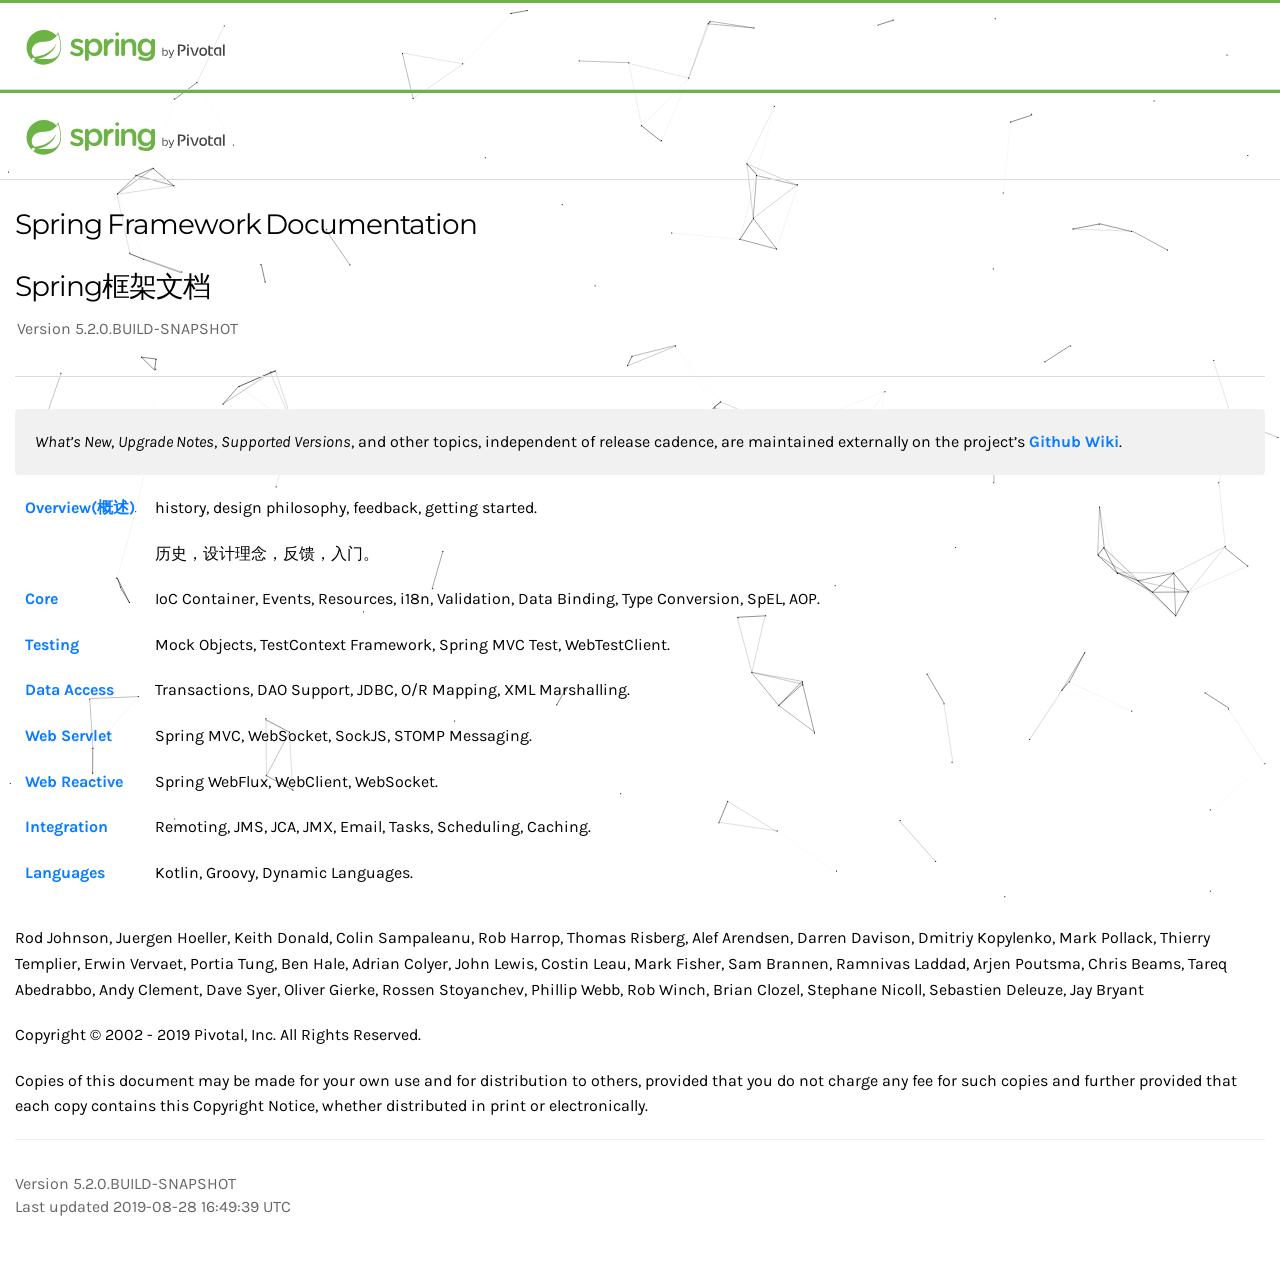
<file: index.html>
<!DOCTYPE html>
<!-- saved from url=(0093)https://docs.spring.io/spring/docs/5.2.0.BUILD-SNAPSHOT/spring-framework-reference/index.html -->
<html lang="en">
<head>
    <meta http-equiv="Content-Type" content="text/html; charset=UTF-8">

    <!--[if IE]>
    <meta http-equiv="X-UA-Compatible" content="IE=edge"><![endif]-->
    <meta name="viewport" content="width=device-width, initial-scale=1.0">
    <meta name="generator" content="Asciidoctor 1.5.5">
    <title>Spring Framework Documentation</title>
    <link rel="stylesheet" href="./index_files/spring.css">
    <style>.listingblock .switch {
        border-style: none;
        display: inline-block;
        position: relative;
        bottom: -3px
    }

    .listingblock .switch--item {
        padding: 10px;
        background-color: #e6e1dc;
        color: #282c34;
        display: inline-block;
        cursor: pointer;
        border-top-left-radius: 4px;
        border-top-right-radius: 4px
    }

    .listingblock .switch--item:not(:first-child) {
        border-style: none
    }

    .listingblock .switch--item.selected {
        background-color: #282c34;
        color: #e6e1dc
    }

    .listingblock pre.highlightjs {
        padding: 0
    }</style>
    <link rel="stylesheet" href="./index_files/font-awesome.min.css">
    <style>.hidden {
        display: none
    }

    .switch {
        border-width: 1px 1px 0 1px;
        border-style: solid;
        border-color: #7a2518;
        display: inline-block
    }

    .switch--item {
        padding: 10px;
        background-color: #fff;
        color: #7a2518;
        display: inline-block;
        cursor: pointer
    }

    .switch--item:not(:first-child) {
        border-width: 0 0 0 1px;
        border-style: solid;
        border-color: #7a2518
    }

    .switch--item.selected {
        background-color: #7a2519;
        color: #fff
    }</style>
    <script async="" src="./index_files/analytics.js.下载"></script>
    <script src="./index_files/zepto.min.js.下载"></script>
    <script type="text/javascript">function addBlockSwitches() {
        $('.primary').each(function () {
            primary = $(this);
            createSwitchItem(primary, createBlockSwitch(primary)).item.addClass("selected");
            primary.children('.title').remove();
        });
        $('.secondary').each(function (idx, node) {
            secondary = $(node);
            primary = findPrimary(secondary);
            switchItem = createSwitchItem(secondary, primary.children('.switch'));
            switchItem.content.addClass('hidden');
            findPrimary(secondary).append(switchItem.content);
            secondary.remove();
        });
    }

    function createBlockSwitch(primary) {
        blockSwitch = $('<div class="switch"></div>');
        primary.prepend(blockSwitch);
        return blockSwitch;
    }

    function findPrimary(secondary) {
        candidate = secondary.prev();
        while (!candidate.is('.primary')) {
            candidate = candidate.prev();
        }
        return candidate;
    }

    function createSwitchItem(block, blockSwitch) {
        blockName = block.children('.title').text();
        content = block.children('.content').first().append(block.next('.colist'));
        item = $('<div class="switch--item">' + blockName + '</div>');
        item.on('click', '', content, function (e) {
            $(this).addClass('selected');
            $(this).siblings().removeClass('selected');
            e.data.siblings('.content').addClass('hidden');
            e.data.removeClass('hidden');
        });
        blockSwitch.append(item);
        return {'item': item, 'content': content};
    }

    $(addBlockSwitches);</script>
</head>
<body class="book">
<div>
    <div id="header-spring">
        <h1>
            <svg version="1.1" xmlns="http://www.w3.org/2000/svg" xmlns:xlink="http://www.w3.org/1999/xlink" x="0" y="0"
                 viewBox="0 0 245.8 45.3" style="enable-background:new 0 0 245.8 45.3;" xml:space="preserve">
<g id="logos">
<g>
<path class="st0" d="M39.4,3.7c-0.6,1.5-1.4,2.8-2.3,4c-3.9-4-9.3-6.4-15.2-6.4c-11.7,0-21.3,9.5-21.3,21.3
c0,6.2,2.6,11.7,6.8,15.6l0.8,0.7c3.7,3.1,8.5,5,13.7,5c11.2,0,20.4-8.7,21.2-19.8C43.7,18.7,42.1,11.8,39.4,3.7z M10.5,38.3
c-0.6,0.8-1.8,0.9-2.6,0.3C7.1,37.9,7,36.8,7.6,36c0.6-0.8,1.8-0.9,2.6-0.3C11,36.4,11.1,37.5,10.5,38.3z M39.3,31.9
c-5.2,7-16.5,4.6-23.6,5c0,0-1.3,0.1-2.6,0.3c0,0,0.5-0.2,1.1-0.4c5-1.7,7.4-2.1,10.5-3.7c5.8-3,11.5-9.4,12.7-16.1
c-2.2,6.4-8.9,12-14.9,14.2c-4.2,1.5-11.7,3-11.7,3c0,0-0.3-0.2-0.3-0.2c-5.1-2.5-5.3-13.6,4-17.1c4.1-1.6,8-0.7,12.4-1.8
C31.6,14.1,37,10.6,39.2,6C41.7,13.3,44.7,24.8,39.3,31.9z"></path>
    <g>
<path class="st0" d="M55.2,30.9c-0.5-0.3-0.9-0.9-0.9-1.6c0-1.1,0.8-1.9,1.9-1.9c0.4,0,0.7,0.1,1,0.3c2,1.3,4.1,2,5.9,2
c2,0,3.2-0.9,3.2-2.2v-0.1c0-1.6-2.2-2.2-4.6-2.9c-3-0.9-6.5-2.1-6.5-6.1v-0.1c0-3.9,3.2-6.3,7.4-6.3c2.2,0,4.5,0.6,6.5,1.7
c0.7,0.4,1.1,1,1.1,1.8c0,1.1-0.9,1.9-2,1.9c-0.4,0-0.6-0.1-0.9-0.2c-1.7-0.9-3.4-1.4-4.9-1.4c-1.8,0-2.9,0.9-2.9,2v0.1
c0,1.5,2.2,2.2,4.7,2.9c3,0.9,6.4,2.3,6.4,6v0.1c0,4.3-3.4,6.5-7.7,6.5C60.4,33.3,57.6,32.5,55.2,30.9z"></path>
        <path class="st0" d="M72.5,14.3c0-1.3,1-2.4,2.3-2.4c1.3,0,2.4,1.1,2.4,2.4v1.4c1.5-2.2,3.7-3.9,7-3.9c4.8,0,9.6,3.8,9.6,10.7
v0.1c0,6.8-4.7,10.7-9.6,10.7c-3.4,0-5.6-1.7-7-3.6V37c0,1.3-1.1,2.4-2.4,2.4c-1.3,0-2.3-1-2.3-2.4V14.3z M89.1,22.7L89.1,22.7
c0-4.1-2.7-6.7-5.9-6.7c-3.2,0-6,2.7-6,6.6v0.1c0,4,2.8,6.6,6,6.6C86.4,29.3,89.1,26.7,89.1,22.7z"></path>
        <path class="st0" d="M95.7,14.3c0-1.3,1-2.4,2.3-2.4c1.3,0,2.4,1.1,2.4,2.4v1.1c0.2-1.8,3.1-3.5,5.2-3.5c1.5,0,2.3,1,2.3,2.3
c0,1.3-0.8,2.1-1.9,2.3c-3.4,0.6-5.7,3.5-5.7,7.6V31c0,1.3-1.1,2.3-2.4,2.3c-1.3,0-2.3-1-2.3-2.3V14.3z"></path>
        <path class="st0" d="M109.7,14.3c0-1.3,1-2.4,2.3-2.4c1.3,0,2.4,1.1,2.4,2.4V31c0,1.3-1.1,2.3-2.4,2.3c-1.3,0-2.3-1-2.3-2.3V14.3
z"></path>
        <path class="st0" d="M116.9,14.3c0-1.3,1-2.4,2.3-2.4c1.3,0,2.4,1.1,2.4,2.4v1c1.3-1.9,3.2-3.4,6.5-3.4c4.7,0,7.4,3.1,7.4,7.9V31
c0,1.3-1,2.3-2.3,2.3c-1.3,0-2.4-1-2.4-2.3v-9.7c0-3.2-1.6-5-4.4-5c-2.7,0-4.7,1.9-4.7,5.1V31c0,1.3-1.1,2.3-2.4,2.3
c-1.3,0-2.3-1-2.3-2.3V14.3z"></path>
        <path class="st0" d="M156.2,11.9c-1.3,0-2.4,1.1-2.4,2.4v1.4c-1.5-2.2-3.7-3.9-7-3.9c-4.9,0-9.6,3.8-9.6,10.7v0.1
c0,6.8,4.7,10.7,9.6,10.7c3.4,0,5.6-1.7,7-3.6c-0.2,3.7-2.5,5.7-6.5,5.7c-2.4,0-4.5-0.6-6.3-1.6c-0.2-0.1-0.5-0.2-0.9-0.2
c-1.1,0-2,0.9-2,2c0,0.9,0.5,1.6,1.3,1.9c2.5,1.2,5.1,1.8,8,1.8c3.7,0,6.6-0.9,8.5-2.8c1.7-1.7,2.7-4.3,2.7-7.8V14.3
C158.5,13,157.5,11.9,156.2,11.9z M147.9,29.2c-3.2,0-5.9-2.5-5.9-6.6v-0.1c0-4,2.7-6.6,5.9-6.6c3.2,0,6,2.7,6,6.6v0.1
C153.9,26.6,151.1,29.2,147.9,29.2z"></path>
        <path class="st0" d="M114.5,6.3c0,1.3-1.1,2.4-2.4,2.4c-1.3,0-2.4-1.1-2.4-2.4c0-1.3,1.1-2.4,2.4-2.4
C113.4,3.9,114.5,4.9,114.5,6.3z"></path>
</g>
</g>
    <g class="st1">
<g>
<g>
<g>
<path class="st2" d="M200.1,21.1H198V19h2.1V21.1z M200.1,32.9H198V22.6h2.1V32.9z"></path>
</g>
    <g>
<g>
<path class="st2" d="M212.5,22.6l-3,8.9c-0.5,1.5-1.4,1.6-2.2,1.6c-1.1,0-1.8-0.5-2.2-1.6l-2.5-7.4h-1v-1.5h2.6l2.6,8.3
c0.1,0.4,0.2,0.6,0.5,0.6c0.3,0,0.4-0.2,0.5-0.6l2.6-8.3H212.5z"></path>
    <path class="st2" d="M217.8,22.6c2.8,0,4.7,1.8,4.7,4.5v1.6c0,2.6-1.9,4.5-4.7,4.5c-2.8,0-4.7-1.8-4.7-4.5v-1.6
C213,24.4,215,22.6,217.8,22.6 M217.8,31.4c1.7,0,2.7-1.3,2.7-2.8v-1.6c0-1.5-1-2.8-2.7-2.8c-1.8,0-2.7,1.3-2.7,2.8v1.6
C215.1,30.2,216,31.4,217.8,31.4"></path>
    <path class="st2" d="M239.6,22.9c-1.1-0.3-2.7-0.5-4-0.5c-2.8,0-4.6,1.8-4.6,4.6v1.1c0,2.9,1.7,4.7,4.6,4.7c0.1,0,0.6,0,0.8,0
v-1.7c-0.1,0-0.7,0-0.8,0c-1.5,0-2.6-1.2-2.6-2.9v-1.1c0-1.8,1-2.9,2.6-2.9c0.7,0,1.7,0.1,2.1,0.1l0.1,0l0,8.6h2.1v-9.6
C240,23.1,240,23,239.6,22.9"></path>
    <rect x="242.1" y="19" class="st2" width="2.1" height="13.9"></rect>
    <path class="st2" d="M190.5,19h-3.8v13.9h2.2V20.9h1.3c0.3,0,0.5,0,0.8,0c1.9,0,2.9,0.8,2.9,2.3c0,0.1,0,0.1,0,0.2
c0,1.4-0.8,2.3-2.9,2.3c-0.2,0-0.4,0-0.6,0c0,0.5,0,1.5,0,1.9c0.2,0,0.4,0,0.6,0c3,0,5.2-1.2,5.2-4.2c0-0.1,0-0.1,0-0.2
C196.2,20.2,193.9,19,190.5,19"></path>
    <path class="st2"
          d="M226.3,20.4v2.2h3.5v1.7h-3.5v6c0,0.9,0.6,1,1.5,1h2v1.7H227c-2,0-2.9-0.8-2.9-2.6v-9.6L226.3,20.4z"></path>
</g>
</g>
</g>
</g>
        <g>
<path class="st2" d="M167.7,32.9v-10h1.1v3.8c0.6-0.8,1.5-1.3,2.4-1.3c1.9,0,3.2,1.5,3.2,3.8c0,2.4-1.3,3.8-3.2,3.8
c-1,0-1.9-0.5-2.4-1.3v1.1H167.7z M171,32.1c1.5,0,2.3-1.2,2.3-2.8c0-1.6-0.9-2.8-2.3-2.8c-0.9,0-1.8,0.5-2.2,1.2v3.3
C169.2,31.6,170.1,32.1,171,32.1z"></path>
            <path class="st2" d="M175.9,34.7c0.2,0.1,0.4,0.1,0.6,0.1c0.5,0,0.8-0.2,1.1-0.8l0.5-1.1l-3-7.3h1.2l2.4,5.9l2.4-5.9h1.2
l-3.6,8.7c-0.4,1-1.2,1.5-2.1,1.5c-0.2,0-0.6,0-0.8-0.1L175.9,34.7z"></path>
</g>
</g>
</g>
</svg>

        </h1>
    </div>
</div>
<div id="header">
    <a href="https://docs.spring.io/spring/docs/5.2.1.RELEASE/spring-framework-reference/index.html" target="_blank">
        <h1>Spring Framework Documentation</h1>
    </a>
    <h1>Spring框架文档</h1>
    <div class="details">
        <span id="revnumber">version 5.2.0.BUILD-SNAPSHOT</span>
    </div>
</div>
<div id="content">
    <div id="preamble">
        <div class="sectionbody">
            <div class="sidebarblock">
                <div class="content">
                    <div class="paragraph">
                        <p><em>What’s New</em>, <em>Upgrade Notes</em>, <em>Supported Versions</em>, and other topics,
                            independent of release cadence, are maintained externally on the project’s
                            <a href="https://github.com/spring-projects/spring-framework/wiki"><strong>Github
                                Wiki</strong></a>.</p>
                    </div>
                </div>
            </div>
            <div class="hdlist">
                <table>
                    <tbody>
                    <tr>
                        <td class="hdlist1">
                            <a href="01_Spring Framework Overview.html#overview">Overview(概述)</a>
                        </td>
                        <td class="hdlist2">
                            <p>history, design philosophy, feedback, getting started.</p>
                            <p>历史，设计理念，反馈，入门。</p>
                        </td>
                    </tr>
                    <tr>
                        <td class="hdlist1">
                            <a href="02_Core Technologies.html#spring-core">Core</a>
                        </td>
                        <td class="hdlist2">
                            <p>IoC Container, Events, Resources, i18n,
                                Validation, Data Binding, Type Conversion, SpEL, AOP.</p>
                        </td>
                    </tr>
                    <tr>
                        <td class="hdlist1">
                            <a href="03_Testing.html#testing">Testing</a>
                        </td>
                        <td class="hdlist2">
                            <p>Mock Objects, TestContext Framework,
                                Spring MVC Test, WebTestClient.</p>
                        </td>
                    </tr>
                    <tr>
                        <td class="hdlist1">
                            <a href="04_Data Access.html#spring-data-tier">Data
                                Access</a>
                        </td>
                        <td class="hdlist2">
                            <p>Transactions, DAO Support,
                                JDBC, O/R Mapping, XML Marshalling.</p>
                        </td>
                    </tr>
                    <tr>
                        <td class="hdlist1">
                            <a href="05_Web Servlet.html#spring-web">Web
                                Servlet</a>
                        </td>
                        <td class="hdlist2">
                            <p>Spring MVC, WebSocket, SockJS,
                                STOMP Messaging.</p>
                        </td>
                    </tr>
                    <tr>
                        <td class="hdlist1">
                            <a href="06_Web Reactive.html#spring-webflux">Web
                                Reactive</a>
                        </td>
                        <td class="hdlist2">
                            <p>Spring WebFlux, WebClient,
                                WebSocket.</p>
                        </td>
                    </tr>
                    <tr>
                        <td class="hdlist1">
                            <a href="07_Integration.html#spring-integration">Integration</a>
                        </td>
                        <td class="hdlist2">
                            <p>Remoting, JMS, JCA, JMX,
                                Email, Tasks, Scheduling, Caching.</p>
                        </td>
                    </tr>
                    <tr>
                        <td class="hdlist1">
                            <a href="08_Languages.html#languages">Languages</a>
                        </td>
                        <td class="hdlist2">
                            <p>Kotlin, Groovy, Dynamic Languages.</p>
                        </td>
                    </tr>
                    </tbody>
                </table>
            </div>
            <div class="paragraph">
                <p>Rod Johnson, Juergen Hoeller, Keith Donald, Colin Sampaleanu, Rob Harrop, Thomas Risberg,
                    Alef Arendsen, Darren Davison, Dmitriy Kopylenko, Mark Pollack, Thierry Templier, Erwin
                    Vervaet, Portia Tung, Ben Hale, Adrian Colyer, John Lewis, Costin Leau, Mark Fisher, Sam
                    Brannen, Ramnivas Laddad, Arjen Poutsma, Chris Beams, Tareq Abedrabbo, Andy Clement, Dave
                    Syer, Oliver Gierke, Rossen Stoyanchev, Phillip Webb, Rob Winch, Brian Clozel, Stephane
                    Nicoll, Sebastien Deleuze, Jay Bryant</p>
            </div>
            <div class="paragraph">
                <p>Copyright © 2002 - 2019 Pivotal, Inc. All Rights Reserved.</p>
            </div>
            <div class="paragraph">
                <p>Copies of this document may be made for your own use and for distribution to others,
                    provided that you do not charge any fee for such copies and further provided that each
                    copy contains this Copyright Notice, whether distributed in print or electronically.</p>
            </div>
        </div>
    </div>
</div>
<div id="footer">
    <div id="footer-text">
        Version 5.2.0.BUILD-SNAPSHOT<br>
        Last updated 2019-08-28 16:49:39 UTC
    </div>
</div>
<script type="text/javascript" src="./index_files/tocbot.min.js.下载"></script>
<script type="text/javascript" src="./index_files/toc.js.下载"></script>
<script type="text/javascript" src="./index_files/switch-language.js.下载"></script>
<link rel="stylesheet" href="./index_files/atom-one-dark-reasonable.min.css">
<script src="./index_files/highlight.min.js.下载"></script>
<script>hljs.initHighlighting()</script>
<script>

    !function () {
        function n(n, e, t) {
            return n.getAttribute(e) || t
        }

        function e(n) {
            return document.getElementsByTagName(n)
        }

        function t() {
            var t = e("script"), o = t.length,
                i = t[o - 1];
            return {
                l: o, z: n(i, "zIndex", -1),
                o: n(i, "opacity", 1),
                c: n(i, "color", "0,0,0"),
                n: n(i, "count", 150)
            }

        }

        function o() {
            a = m.width = window.innerWidth ||
                document.documentElement.clientWidth ||
                document.body.clientWidth,
                c = m.height = window.innerHeight ||
                    document.documentElement.clientHeight ||
                    document.body.clientHeight
        }

        function i() {
            r.clearRect(0, 0, a, c);
            var n, e, t, o, m, l;
            s.forEach(
                function (i, x) {
                    for (i.x += i.xa,
                             i.y += i.ya,
                             i.xa *= i.x > a || i.x < 0 ? -1 : 1,
                             i.ya *= i.y > c || i.y < 0 ? -1 : 1,
                             r.fillRect(i.x - .5, i.y - .5, 1, 1),
                             e = x + 1; e < u.length; e++
                    ) n = u[e],
                    null !== n.x && null !== n.y && (o = i.x - n.x, m = i.y - n.y, l = o * o + m * m,
                    l < n.max && (n === y && l >= n.max / 2 && (i.x -= .03 * o, i.y -= .03 * m),
                        t = (n.max - l) / n.max, r.beginPath(), r.lineWidth = t / 2,
                        r.strokeStyle = "rgba(" + d.c + "," + (t + .2) + ")",
                        r.moveTo(i.x, i.y),
                        r.lineTo(n.x, n.y),
                        r.stroke()))
                }
            ), x(i)
        }

        var a, c, u, m = document.createElement("canvas"),
            d = t(),
            l = "c_n" + d.l,
            r = m.getContext("2d"),
            x = window.requestAnimationFrame || window.webkitRequestAnimationFrame ||
                window.mozRequestAnimationFrame || window.oRequestAnimationFrame || window.msRequestAnimationFrame
                || function (n) {
                    window.setTimeout(n, 1e3 / 45)
                },
            w = Math.random,
            y = {x: null, y: null, max: 2e4};
        m.id = l,
            m.style.cssText = "position:fixed;top:0;left:0;z-index:" + d.z + ";opacity:" + d.o,
            e("body")[0].appendChild(m),
            o(),
            window.onresize = o,
            window.onmousemove = function (n) {
                n = n || window.event, y.x = n.clientX, y.y = n.clientY
            },
            window.onmouseout = function () {
                y.x = null, y.y = null
            };
        for (var s = [], f = 0; d.n > f; f++) {
            var h = w() * a,
                g = w() * c,
                v = 2 * w() - 1,
                p = 2 * w() - 1;
            s.push({x: h, y: g, xa: v, ya: p, max: 6e3})
        }
        u = s.concat([y]),
            setTimeout(function () {
                i()
            }, 100)
    }();
</script>
<!--<script>if (window.parent == window) {
    (function (i, s, o, g, r, a, m) {
        i['GoogleAnalyticsObject'] = r;
        i[r] = i[r] || function () {
            (i[r].q = i[r].q || []).push(arguments)
        }, i[r].l = 1 * new Date();
        a = s.createElement(o), m = s.getElementsByTagName(o)[0];
        a.async = 1;
        a.src = g;
        m.parentNode.insertBefore(a, m)
    })(window, document, 'script', '//www.google-analytics.com/analytics.js', 'ga');
    ga('create', 'UA-2728886-23', 'auto', {'siteSpeedSampleRate': 100});
    ga('send', 'pageview');
}</script>-->

</body>
</html>
</file>
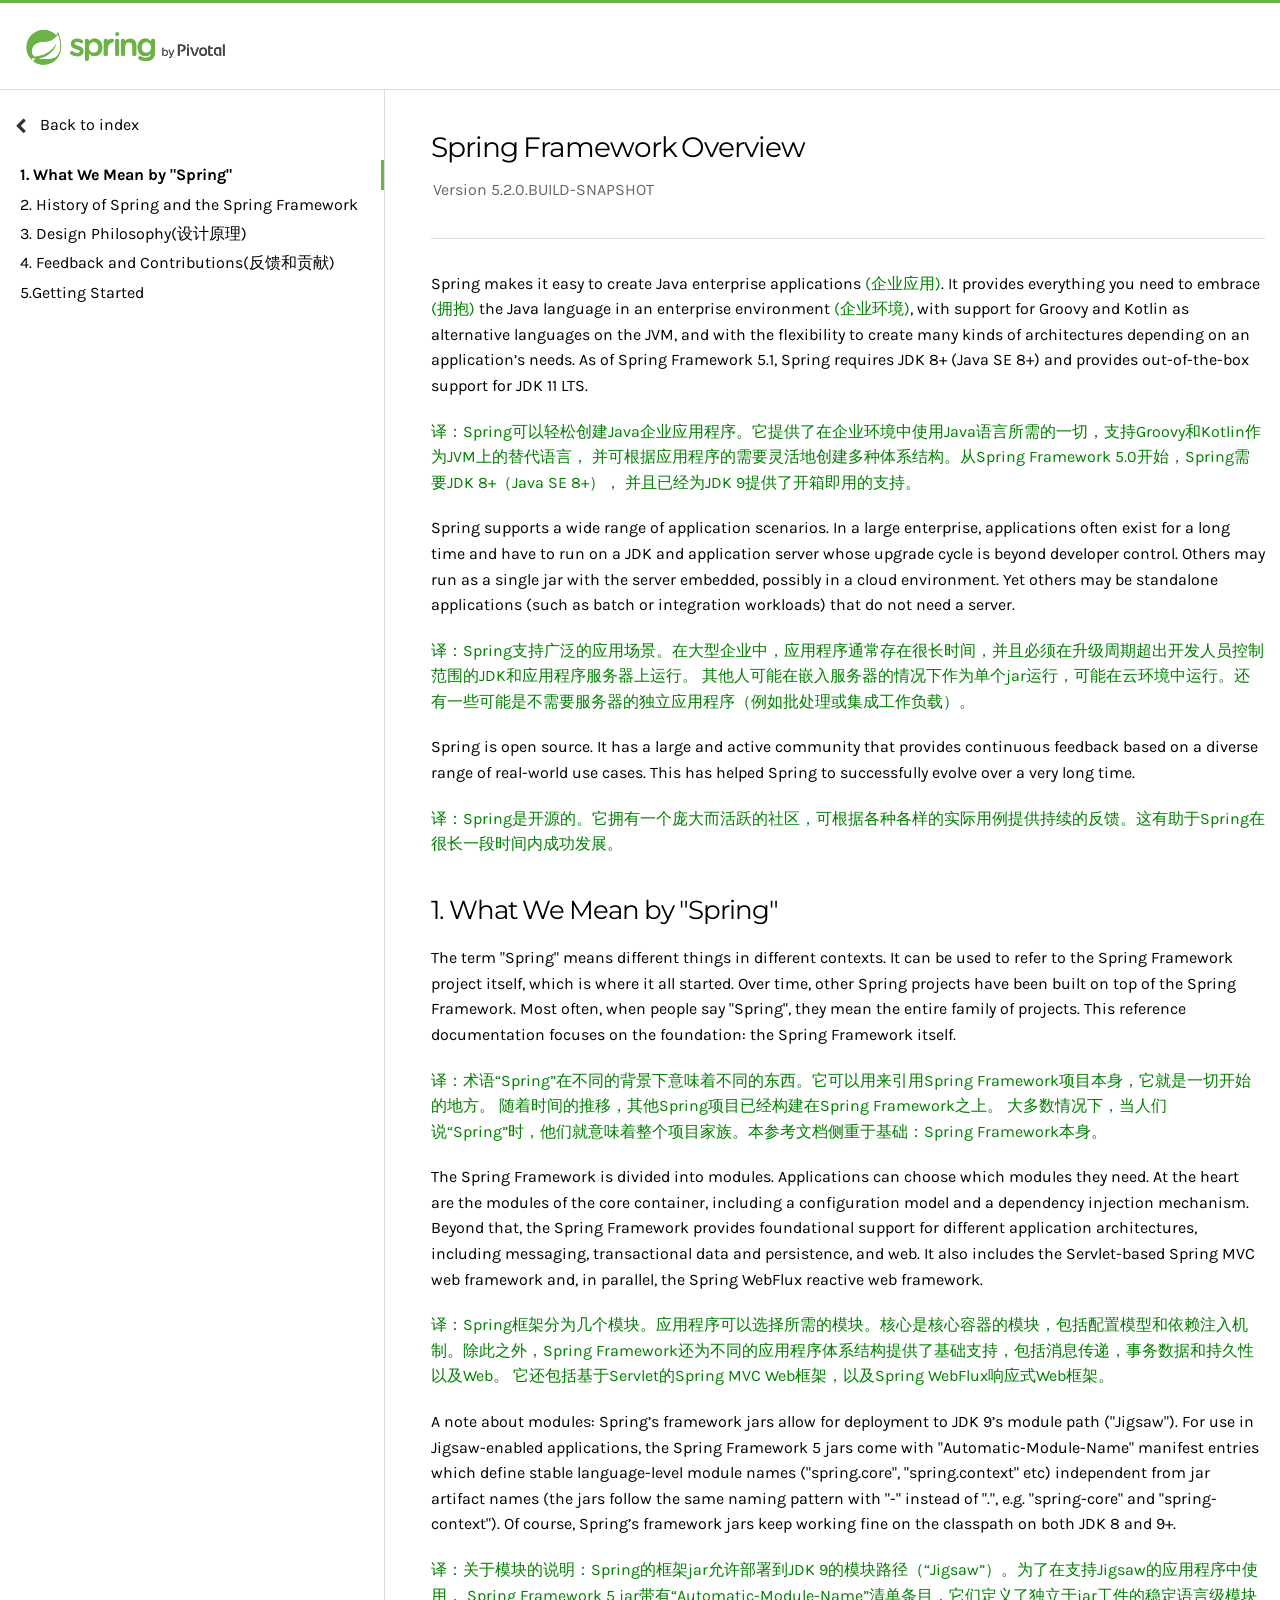
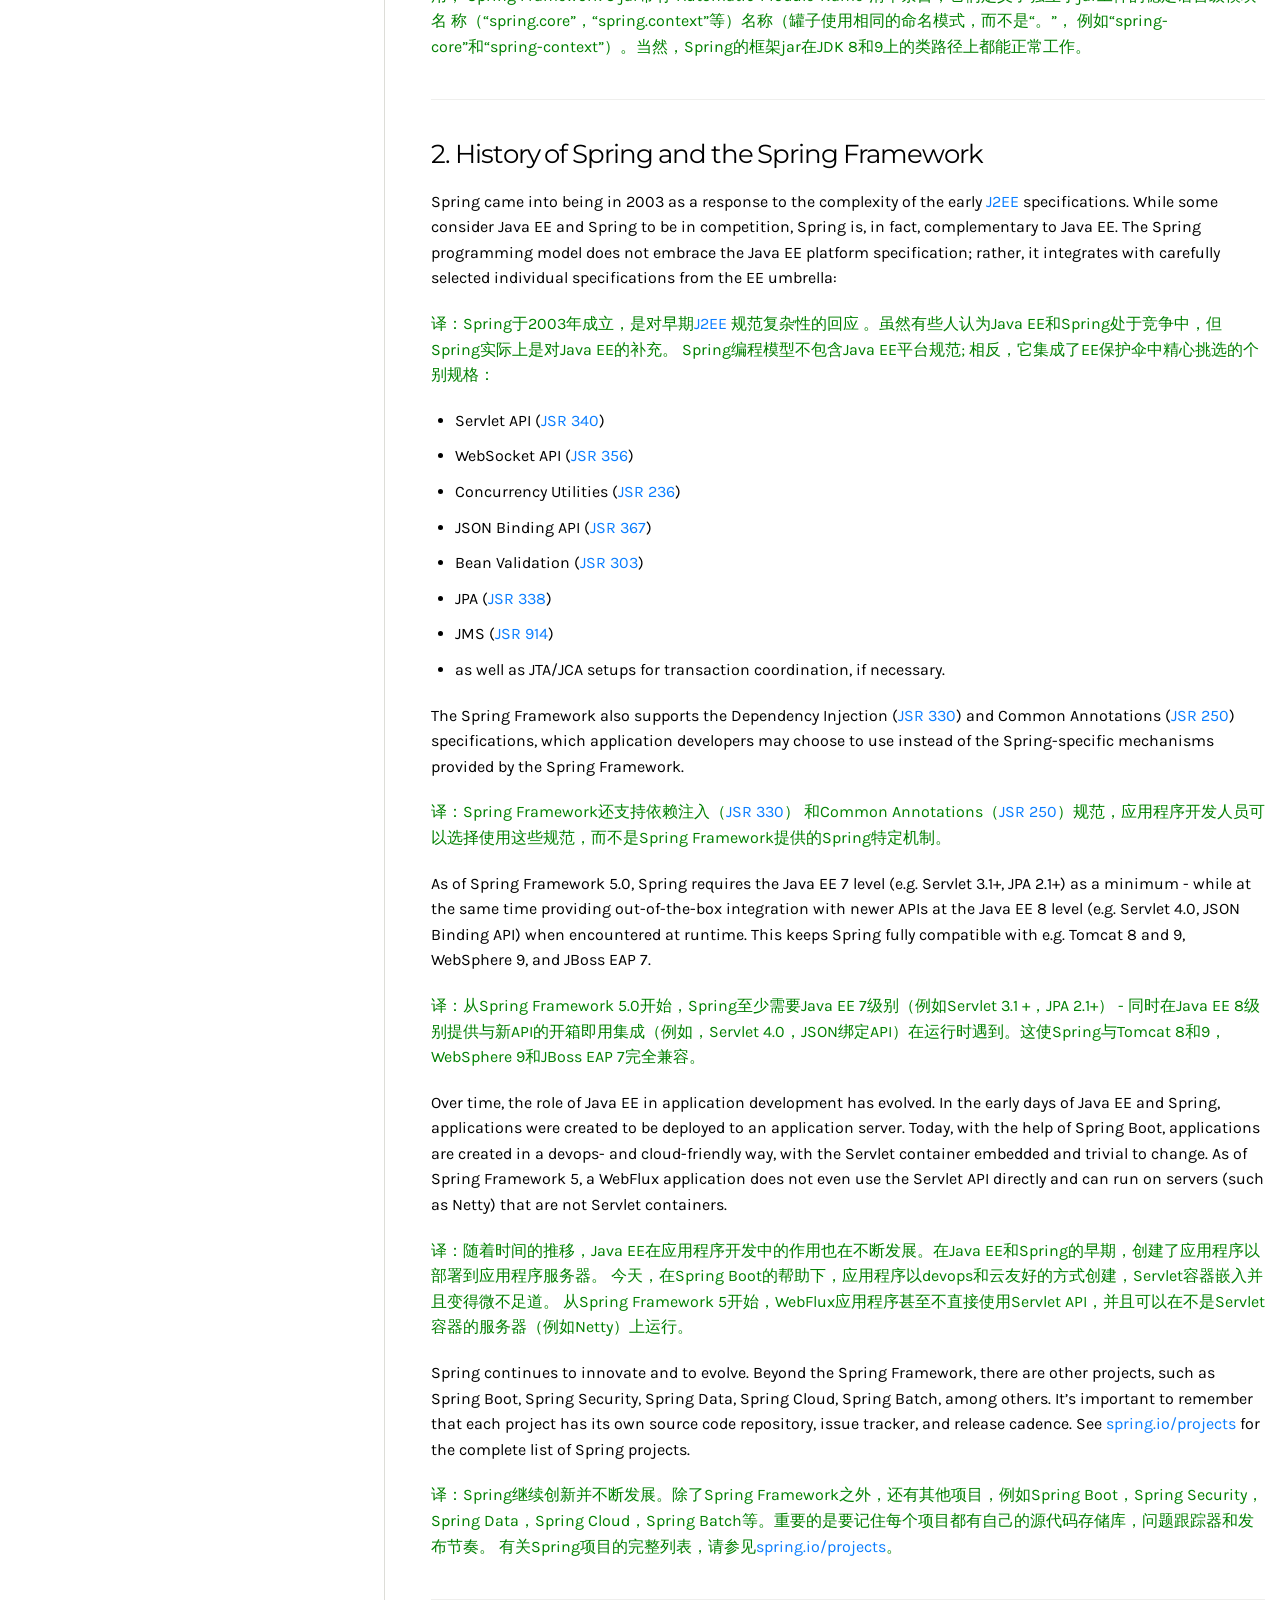
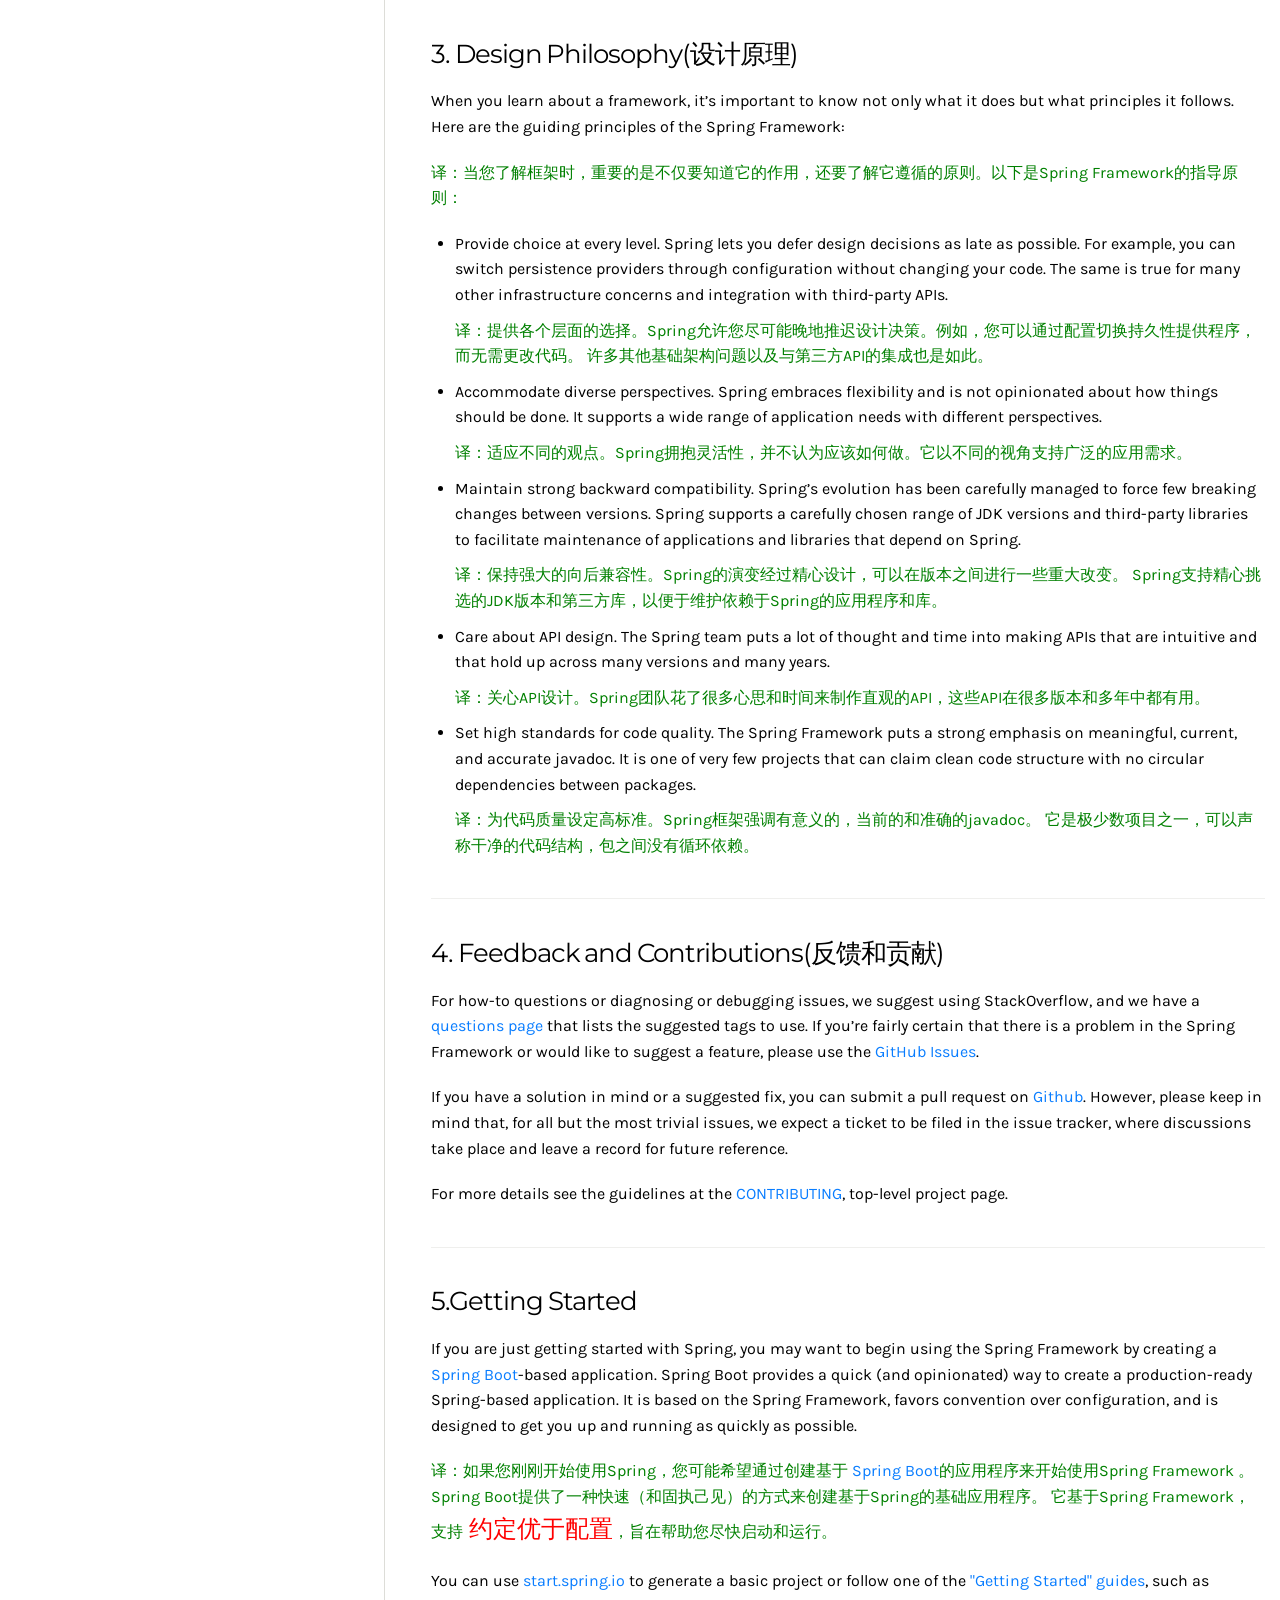
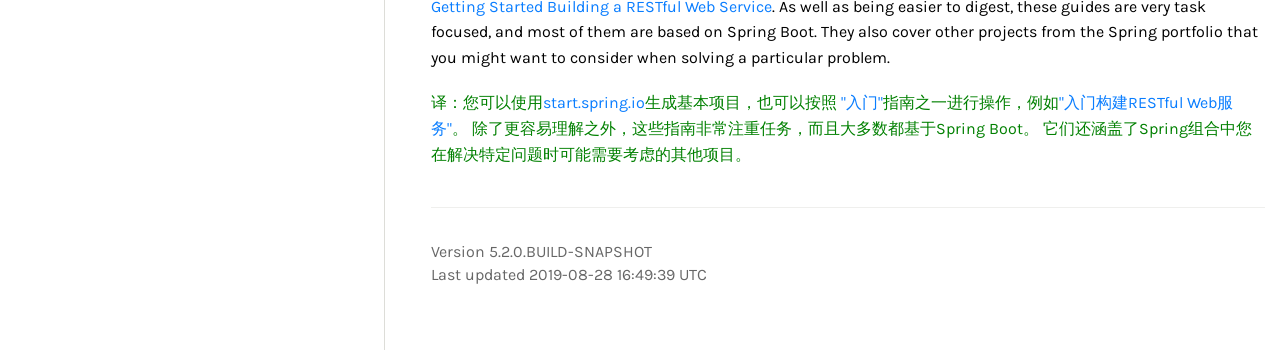
<file: 01_Spring Framework Overview.html>
<!DOCTYPE html>
<!-- saved from url=(0105)https://docs.spring.io/spring/docs/5.2.0.BUILD-SNAPSHOT/spring-framework-reference/overview.html#overview -->
<html lang="en">
<head>
    <meta http-equiv="Content-Type" content="text/html; charset=UTF-8">

    <!--[if IE]>
    <meta http-equiv="X-UA-Compatible" content="IE=edge"><![endif]-->
    <meta name="viewport" content="width=device-width, initial-scale=1.0">
    <meta name="generator" content="Asciidoctor 1.5.5">
    <title>Spring Framework Overview</title>
    <link rel="stylesheet" href="./01_Spring Framework Overview_files/spring.css">
    <style>.listingblock .switch {
        border-style: none;
        display: inline-block;
        position: relative;
        bottom: -3px
    }

    .translate {
        color: green;
    }

    .listingblock .switch--item {
        padding: 10px;
        background-color: #e6e1dc;
        color: #282c34;
        display: inline-block;
        cursor: pointer;
        border-top-left-radius: 4px;
        border-top-right-radius: 4px
    }

    .listingblock .switch--item:not(:first-child) {
        border-style: none
    }

    .listingblock .switch--item.selected {
        background-color: #282c34;
        color: #e6e1dc
    }

    .listingblock pre.highlightjs {
        padding: 0
    }</style>
    <link rel="stylesheet" href="./01_Spring Framework Overview_files/font-awesome.min.css">
    <style>.hidden {
        display: none
    }

    .switch {
        border-width: 1px 1px 0 1px;
        border-style: solid;
        border-color: #7a2518;
        display: inline-block
    }

    .switch--item {
        padding: 10px;
        background-color: #fff;
        color: #7a2518;
        display: inline-block;
        cursor: pointer
    }

    .switch--item:not(:first-child) {
        border-width: 0 0 0 1px;
        border-style: solid;
        border-color: #7a2518
    }

    .switch--item.selected {
        background-color: #7a2519;
        color: #fff
    }</style>
    <script async="" src="./01_Spring Framework Overview_files/analytics.js.下载"></script>
    <script src="./01_Spring Framework Overview_files/zepto.min.js.下载"></script>
    <script type="text/javascript">function addBlockSwitches() {
        $('.primary').each(function () {
            primary = $(this);
            createSwitchItem(primary, createBlockSwitch(primary)).item.addClass("selected");
            primary.children('.title').remove();
        });
        $('.secondary').each(function (idx, node) {
            secondary = $(node);
            primary = findPrimary(secondary);
            switchItem = createSwitchItem(secondary, primary.children('.switch'));
            switchItem.content.addClass('hidden');
            findPrimary(secondary).append(switchItem.content);
            secondary.remove();
        });
    }

    function createBlockSwitch(primary) {
        blockSwitch = $('<div class="switch"></div>');
        primary.prepend(blockSwitch);
        return blockSwitch;
    }

    function findPrimary(secondary) {
        candidate = secondary.prev();
        while (!candidate.is('.primary')) {
            candidate = candidate.prev();
        }
        return candidate;
    }

    function createSwitchItem(block, blockSwitch) {
        blockName = block.children('.title').text();
        content = block.children('.content').first().append(block.next('.colist'));
        item = $('<div class="switch--item">' + blockName + '</div>');
        item.on('click', '', content, function (e) {
            $(this).addClass('selected');
            $(this).siblings().removeClass('selected');
            e.data.siblings('.content').addClass('hidden');
            e.data.removeClass('hidden');
        });
        blockSwitch.append(item);
        return {'item': item, 'content': content};
    }

    $(addBlockSwitches);</script>
</head>
<body id="overview" class="book toc2 toc-left is-position-fixed">
<div>
    <div id="header-spring">
        <h1>
            <svg version="1.1" xmlns="http://www.w3.org/2000/svg" xmlns:xlink="http://www.w3.org/1999/xlink" x="0" y="0"
                 viewBox="0 0 245.8 45.3" style="enable-background:new 0 0 245.8 45.3;" xml:space="preserve">
<g id="logos">
<g>
<path class="st0" d="M39.4,3.7c-0.6,1.5-1.4,2.8-2.3,4c-3.9-4-9.3-6.4-15.2-6.4c-11.7,0-21.3,9.5-21.3,21.3
c0,6.2,2.6,11.7,6.8,15.6l0.8,0.7c3.7,3.1,8.5,5,13.7,5c11.2,0,20.4-8.7,21.2-19.8C43.7,18.7,42.1,11.8,39.4,3.7z M10.5,38.3
c-0.6,0.8-1.8,0.9-2.6,0.3C7.1,37.9,7,36.8,7.6,36c0.6-0.8,1.8-0.9,2.6-0.3C11,36.4,11.1,37.5,10.5,38.3z M39.3,31.9
c-5.2,7-16.5,4.6-23.6,5c0,0-1.3,0.1-2.6,0.3c0,0,0.5-0.2,1.1-0.4c5-1.7,7.4-2.1,10.5-3.7c5.8-3,11.5-9.4,12.7-16.1
c-2.2,6.4-8.9,12-14.9,14.2c-4.2,1.5-11.7,3-11.7,3c0,0-0.3-0.2-0.3-0.2c-5.1-2.5-5.3-13.6,4-17.1c4.1-1.6,8-0.7,12.4-1.8
C31.6,14.1,37,10.6,39.2,6C41.7,13.3,44.7,24.8,39.3,31.9z"></path>
    <g>
<path class="st0" d="M55.2,30.9c-0.5-0.3-0.9-0.9-0.9-1.6c0-1.1,0.8-1.9,1.9-1.9c0.4,0,0.7,0.1,1,0.3c2,1.3,4.1,2,5.9,2
c2,0,3.2-0.9,3.2-2.2v-0.1c0-1.6-2.2-2.2-4.6-2.9c-3-0.9-6.5-2.1-6.5-6.1v-0.1c0-3.9,3.2-6.3,7.4-6.3c2.2,0,4.5,0.6,6.5,1.7
c0.7,0.4,1.1,1,1.1,1.8c0,1.1-0.9,1.9-2,1.9c-0.4,0-0.6-0.1-0.9-0.2c-1.7-0.9-3.4-1.4-4.9-1.4c-1.8,0-2.9,0.9-2.9,2v0.1
c0,1.5,2.2,2.2,4.7,2.9c3,0.9,6.4,2.3,6.4,6v0.1c0,4.3-3.4,6.5-7.7,6.5C60.4,33.3,57.6,32.5,55.2,30.9z"></path>
        <path class="st0" d="M72.5,14.3c0-1.3,1-2.4,2.3-2.4c1.3,0,2.4,1.1,2.4,2.4v1.4c1.5-2.2,3.7-3.9,7-3.9c4.8,0,9.6,3.8,9.6,10.7
v0.1c0,6.8-4.7,10.7-9.6,10.7c-3.4,0-5.6-1.7-7-3.6V37c0,1.3-1.1,2.4-2.4,2.4c-1.3,0-2.3-1-2.3-2.4V14.3z M89.1,22.7L89.1,22.7
c0-4.1-2.7-6.7-5.9-6.7c-3.2,0-6,2.7-6,6.6v0.1c0,4,2.8,6.6,6,6.6C86.4,29.3,89.1,26.7,89.1,22.7z"></path>
        <path class="st0" d="M95.7,14.3c0-1.3,1-2.4,2.3-2.4c1.3,0,2.4,1.1,2.4,2.4v1.1c0.2-1.8,3.1-3.5,5.2-3.5c1.5,0,2.3,1,2.3,2.3
c0,1.3-0.8,2.1-1.9,2.3c-3.4,0.6-5.7,3.5-5.7,7.6V31c0,1.3-1.1,2.3-2.4,2.3c-1.3,0-2.3-1-2.3-2.3V14.3z"></path>
        <path class="st0" d="M109.7,14.3c0-1.3,1-2.4,2.3-2.4c1.3,0,2.4,1.1,2.4,2.4V31c0,1.3-1.1,2.3-2.4,2.3c-1.3,0-2.3-1-2.3-2.3V14.3
z"></path>
        <path class="st0" d="M116.9,14.3c0-1.3,1-2.4,2.3-2.4c1.3,0,2.4,1.1,2.4,2.4v1c1.3-1.9,3.2-3.4,6.5-3.4c4.7,0,7.4,3.1,7.4,7.9V31
c0,1.3-1,2.3-2.3,2.3c-1.3,0-2.4-1-2.4-2.3v-9.7c0-3.2-1.6-5-4.4-5c-2.7,0-4.7,1.9-4.7,5.1V31c0,1.3-1.1,2.3-2.4,2.3
c-1.3,0-2.3-1-2.3-2.3V14.3z"></path>
        <path class="st0" d="M156.2,11.9c-1.3,0-2.4,1.1-2.4,2.4v1.4c-1.5-2.2-3.7-3.9-7-3.9c-4.9,0-9.6,3.8-9.6,10.7v0.1
c0,6.8,4.7,10.7,9.6,10.7c3.4,0,5.6-1.7,7-3.6c-0.2,3.7-2.5,5.7-6.5,5.7c-2.4,0-4.5-0.6-6.3-1.6c-0.2-0.1-0.5-0.2-0.9-0.2
c-1.1,0-2,0.9-2,2c0,0.9,0.5,1.6,1.3,1.9c2.5,1.2,5.1,1.8,8,1.8c3.7,0,6.6-0.9,8.5-2.8c1.7-1.7,2.7-4.3,2.7-7.8V14.3
C158.5,13,157.5,11.9,156.2,11.9z M147.9,29.2c-3.2,0-5.9-2.5-5.9-6.6v-0.1c0-4,2.7-6.6,5.9-6.6c3.2,0,6,2.7,6,6.6v0.1
C153.9,26.6,151.1,29.2,147.9,29.2z"></path>
        <path class="st0" d="M114.5,6.3c0,1.3-1.1,2.4-2.4,2.4c-1.3,0-2.4-1.1-2.4-2.4c0-1.3,1.1-2.4,2.4-2.4
C113.4,3.9,114.5,4.9,114.5,6.3z"></path>
</g>
</g>
    <g class="st1">
<g>
<g>
<g>
<path class="st2" d="M200.1,21.1H198V19h2.1V21.1z M200.1,32.9H198V22.6h2.1V32.9z"></path>
</g>
    <g>
<g>
<path class="st2" d="M212.5,22.6l-3,8.9c-0.5,1.5-1.4,1.6-2.2,1.6c-1.1,0-1.8-0.5-2.2-1.6l-2.5-7.4h-1v-1.5h2.6l2.6,8.3
c0.1,0.4,0.2,0.6,0.5,0.6c0.3,0,0.4-0.2,0.5-0.6l2.6-8.3H212.5z"></path>
    <path class="st2" d="M217.8,22.6c2.8,0,4.7,1.8,4.7,4.5v1.6c0,2.6-1.9,4.5-4.7,4.5c-2.8,0-4.7-1.8-4.7-4.5v-1.6
C213,24.4,215,22.6,217.8,22.6 M217.8,31.4c1.7,0,2.7-1.3,2.7-2.8v-1.6c0-1.5-1-2.8-2.7-2.8c-1.8,0-2.7,1.3-2.7,2.8v1.6
C215.1,30.2,216,31.4,217.8,31.4"></path>
    <path class="st2" d="M239.6,22.9c-1.1-0.3-2.7-0.5-4-0.5c-2.8,0-4.6,1.8-4.6,4.6v1.1c0,2.9,1.7,4.7,4.6,4.7c0.1,0,0.6,0,0.8,0
v-1.7c-0.1,0-0.7,0-0.8,0c-1.5,0-2.6-1.2-2.6-2.9v-1.1c0-1.8,1-2.9,2.6-2.9c0.7,0,1.7,0.1,2.1,0.1l0.1,0l0,8.6h2.1v-9.6
C240,23.1,240,23,239.6,22.9"></path>
    <rect x="242.1" y="19" class="st2" width="2.1" height="13.9"></rect>
    <path class="st2" d="M190.5,19h-3.8v13.9h2.2V20.9h1.3c0.3,0,0.5,0,0.8,0c1.9,0,2.9,0.8,2.9,2.3c0,0.1,0,0.1,0,0.2
c0,1.4-0.8,2.3-2.9,2.3c-0.2,0-0.4,0-0.6,0c0,0.5,0,1.5,0,1.9c0.2,0,0.4,0,0.6,0c3,0,5.2-1.2,5.2-4.2c0-0.1,0-0.1,0-0.2
C196.2,20.2,193.9,19,190.5,19"></path>
    <path class="st2"
          d="M226.3,20.4v2.2h3.5v1.7h-3.5v6c0,0.9,0.6,1,1.5,1h2v1.7H227c-2,0-2.9-0.8-2.9-2.6v-9.6L226.3,20.4z"></path>
</g>
</g>
</g>
</g>
        <g>
<path class="st2" d="M167.7,32.9v-10h1.1v3.8c0.6-0.8,1.5-1.3,2.4-1.3c1.9,0,3.2,1.5,3.2,3.8c0,2.4-1.3,3.8-3.2,3.8
c-1,0-1.9-0.5-2.4-1.3v1.1H167.7z M171,32.1c1.5,0,2.3-1.2,2.3-2.8c0-1.6-0.9-2.8-2.3-2.8c-0.9,0-1.8,0.5-2.2,1.2v3.3
C169.2,31.6,170.1,32.1,171,32.1z"></path>
            <path class="st2" d="M175.9,34.7c0.2,0.1,0.4,0.1,0.6,0.1c0.5,0,0.8-0.2,1.1-0.8l0.5-1.1l-3-7.3h1.2l2.4,5.9l2.4-5.9h1.2
l-3.6,8.7c-0.4,1-1.2,1.5-2.1,1.5c-0.2,0-0.6,0-0.8-0.1L175.9,34.7z"></path>
</g>
</g>
</g>
</svg>

        </h1>
    </div>
</div>
<div id="header">
    <h1>Spring Framework Overview</h1>
    <div class="details">
        <span id="revnumber">version 5.2.0.BUILD-SNAPSHOT</span>
    </div>
    <div id="toc" class="toc2">
        <div id="toctitle">Table of Contents</div>
        <div class="back-action"><a
                href="https://docs.spring.io/spring/docs/5.2.0.BUILD-SNAPSHOT/spring-framework-reference/index.html"><span><i
                class="fa fa-chevron-left" aria-hidden="true"></i></span> Back to index</a></div>
        <ul class="mobile-toc">
            <li>
                <a href="https://docs.spring.io/spring/docs/5.2.0.BUILD-SNAPSHOT/spring-framework-reference/overview.html#overview-spring">1.
                    What We Mean by "Spring"</a></li>
            <li>
                <a href="https://docs.spring.io/spring/docs/5.2.0.BUILD-SNAPSHOT/spring-framework-reference/overview.html#overview-history">2.
                    History of Spring and the Spring Framework</a></li>
            <li>
                <a href="https://docs.spring.io/spring/docs/5.2.0.BUILD-SNAPSHOT/spring-framework-reference/overview.html#overview-philosophy">3.
                    Design Philosophy</a></li>
            <li>
                <a href="https://docs.spring.io/spring/docs/5.2.0.BUILD-SNAPSHOT/spring-framework-reference/overview.html#overview-feedback">4.
                    Feedback and Contributions</a></li>
            <li>
                <a href="https://docs.spring.io/spring/docs/5.2.0.BUILD-SNAPSHOT/spring-framework-reference/overview.html#overview-getting-started">5.
                    Getting Started</a></li>
        </ul>
        <div id="tocbot" class="js-toc desktop-toc">
            <ol class="toc-list ">
                <li class="toc-list-item"><a
                        href="https://docs.spring.io/spring/docs/5.2.0.BUILD-SNAPSHOT/spring-framework-reference/overview.html#overview-spring"
                        class="toc-link node-name--H2 ">1. What We Mean by "Spring"</a></li>
                <li class="toc-list-item"><a
                        href="https://docs.spring.io/spring/docs/5.2.0.BUILD-SNAPSHOT/spring-framework-reference/overview.html#overview-history"
                        class="toc-link node-name--H2 ">2. History of Spring and the Spring Framework</a></li>
                <li class="toc-list-item"><a
                        href="https://docs.spring.io/spring/docs/5.2.0.BUILD-SNAPSHOT/spring-framework-reference/overview.html#overview-philosophy"
                        class="toc-link node-name--H2 ">3. Design Philosophy</a></li>
                <li class="toc-list-item is-active-li"><a
                        href="https://docs.spring.io/spring/docs/5.2.0.BUILD-SNAPSHOT/spring-framework-reference/overview.html#overview-feedback"
                        class="toc-link node-name--H2  is-active-link">4. Feedback and Contributions</a></li>
                <li class="toc-list-item"><a
                        href="https://docs.spring.io/spring/docs/5.2.0.BUILD-SNAPSHOT/spring-framework-reference/overview.html#overview-getting-started"
                        class="toc-link node-name--H2 ">5. Getting Started</a></li>
            </ol>
        </div>
    </div>
</div>
<div id="content">
    <div id="preamble">
        <div class="sectionbody">
            <div class="paragraph">
                <p>Spring makes it easy to create Java enterprise  applications <span class="translate" >(企业应用)</span>. It 
                    provides everything you  need to embrace <span class="translate" >(拥抱)</span> the Java language in an 
                    enterprise environment <span class="translate" >(企业环境)</span>, with support for Groovy and Kotlin as
                     alternative languages on the JVM, and with the flexibility to create many kinds of architectures depending 
                     on an application’s needs. As of Spring Framework 5.1, Spring requires JDK 8+ (Java SE 8+) and provides 
                    out-of-the-box support for JDK 11 LTS.</p>
                <p class="translate">
                    译：Spring可以轻松创建Java企业应用程序。它提供了在企业环境中使用Java语言所需的一切，支持Groovy和Kotlin作为JVM上的替代语言，
                    并可根据应用程序的需要灵活地创建多种体系结构。从Spring Framework 5.0开始，Spring需要JDK 8+（Java SE 8+），
                    并且已经为JDK 9提供了开箱即用的支持。
                </p>
            </div>
            <div class="paragraph">
                <p>Spring supports a wide range of application scenarios. In a large enterprise, applications
                    often exist for a long time and have to run on a JDK and application server whose upgrade
                    cycle is beyond developer control. Others may run as a single jar with the server embedded,
                    possibly in a cloud environment. Yet others may be standalone applications (such as batch
                    or integration workloads) that do not need a server.</p>
                <p class="translate">
                    译：Spring支持广泛的应用场景。在大型企业中，应用程序通常存在很长时间，并且必须在升级周期超出开发人员控制范围的JDK和应用程序服务器上运行。
                    其他人可能在嵌入服务器的情况下作为单个jar运行，可能在云环境中运行。还有一些可能是不需要服务器的独立应用程序（例如批处理或集成工作负载）。
                </p>
            </div>
            <div class="paragraph">
                <p>Spring is open source. It has a large and active community that provides continuous feedback
                    based on a diverse range of real-world use cases. This has helped Spring to successfully
                    evolve over a very long time.</p>
                <P class="translate">
                    译：Spring是开源的。它拥有一个庞大而活跃的社区，可根据各种各样的实际用例提供持续的反馈。这有助于Spring在很长一段时间内成功发展。
                </P>
            </div>
        </div>
    </div>
    <div class="sect1">
        <h2 id="overview-spring"><a class="anchor"
                                    href="https://docs.spring.io/spring/docs/5.2.0.BUILD-SNAPSHOT/spring-framework-reference/overview.html#overview-spring"></a>1.
            What We Mean by "Spring"</h2>
        <div class="sectionbody">

            <div class="paragraph">
                <p>The term "Spring" means different things in different contexts. It can be used to refer to
                    the Spring Framework project itself, which is where it all started. Over time, other Spring
                    projects have been built on top of the Spring Framework. Most often, when people say
                    "Spring", they mean the entire family of projects. This reference documentation focuses on
                    the foundation: the Spring Framework itself.</p>
                <p class="translate">
                    译：术语“Spring”在不同的背景下意味着不同的东西。它可以用来引用Spring Framework项目本身，它就是一切开始的地方。
                    随着时间的推移，其他Spring项目已经构建在Spring Framework之上。
                    大多数情况下，当人们说“Spring”时，他们就意味着整个项目家族。本参考文档侧重于基础：Spring Framework本身。
                </p>
            </div>

            <div class="paragraph">
                <p>The Spring Framework is divided into modules. Applications can choose which modules they need.
                    At the heart are the modules of the core container, including a configuration model and a
                    dependency injection mechanism. Beyond that, the Spring Framework provides foundational
                    support for different application architectures, including messaging, transactional data and
                    persistence, and web. It also includes the Servlet-based Spring MVC web framework and, in
                    parallel, the Spring WebFlux reactive web framework.</p>
                <p class="translate">
                    译：Spring框架分为几个模块。应用程序可以选择所需的模块。核心是核心容器的模块，包括配置模型和依赖注入机制。除此之外，Spring
                    Framework还为不同的应用程序体系结构提供了基础支持，包括消息传递，事务数据和持久性以及Web。
                    它还包括基于Servlet的Spring MVC Web框架，以及Spring WebFlux响应式Web框架。
                </p>
            </div>


            <div class="paragraph">
                <p>A note about modules: Spring’s framework jars allow for deployment to JDK 9’s module path
                    ("Jigsaw"). For use in Jigsaw-enabled applications, the Spring Framework 5 jars come with
                    "Automatic-Module-Name" manifest entries which define stable language-level module names
                    ("spring.core", "spring.context" etc) independent from jar artifact names (the jars follow
                    the same naming pattern with "-" instead of ".", e.g. "spring-core" and "spring-context").
                    Of course, Spring’s framework jars keep working fine on the classpath on both JDK 8 and 9+.</p>
                <p class="translate">
                    译：关于模块的说明：Spring的框架jar允许部署到JDK 9的模块路径（“Jigsaw”）。为了在支持Jigsaw的应用程序中使用，
                    Spring Framework 5 jar带有“Automatic-Module-Name”清单条目，它们定义了独立于jar工件的稳定语言级模块名
                    称（“spring.core”，“spring.context”等）名称（罐子使用相同的命名模式，而不是“。”，
                    例如“spring-core”和“spring-context”）。当然，Spring的框架jar在JDK 8和9上的类路径上都能正常工作。
                </p>
            </div>
        </div>
    </div>
    <div class="sect1">
        <h2 id="overview-history"><a class="anchor"
                                     href="https://docs.spring.io/spring/docs/5.2.0.BUILD-SNAPSHOT/spring-framework-reference/overview.html#overview-history"></a>2.
            History of Spring and the Spring Framework</h2>
        <div class="sectionbody">
            <div class="paragraph">
                <p>Spring came into being in 2003 as a response to the complexity of the early
                    <a href="https://en.wikipedia.org/wiki/Java_Platform,_Enterprise_Edition">J2EE</a> specifications.
                    While some consider Java EE and Spring to be in competition, Spring is, in fact, complementary
                    to Java EE. The Spring programming model does not embrace the Java EE platform specification;
                    rather, it integrates with carefully selected individual specifications from the EE umbrella:</p>
                <p class="translate">
                    译：Spring于2003年成立，是对早期<a href="https://en.wikipedia.org/wiki/Java_Platform,_Enterprise_Edition">J2EE</a>
                    规范复杂性的回应 。虽然有些人认为Java EE和Spring处于竞争中，但Spring实际上是对Java EE的补充。
                    Spring编程模型不包含Java EE平台规范; 相反，它集成了EE保护伞中精心挑选的个别规格：
                </p>
            </div>

            <div class="ulist">
                <ul>
                    <li>
                        <p>Servlet API (<a href="https://jcp.org/en/jsr/detail?id=340">JSR 340</a>)</p>
                    </li>
                    <li>
                        <p>WebSocket API (<a href="https://www.jcp.org/en/jsr/detail?id=356">JSR 356</a>)</p>
                    </li>
                    <li>
                        <p>Concurrency Utilities (<a href="https://www.jcp.org/en/jsr/detail?id=236">JSR 236</a>)</p>
                    </li>
                    <li>
                        <p>JSON Binding API (<a href="https://jcp.org/en/jsr/detail?id=367">JSR 367</a>)</p>
                    </li>
                    <li>
                        <p>Bean Validation (<a href="https://jcp.org/en/jsr/detail?id=303">JSR 303</a>)</p>
                    </li>
                    <li>
                        <p>JPA (<a href="https://jcp.org/en/jsr/detail?id=338">JSR 338</a>)</p>
                    </li>
                    <li>
                        <p>JMS (<a href="https://jcp.org/en/jsr/detail?id=914">JSR 914</a>)</p>
                    </li>
                    <li>
                        <p>as well as JTA/JCA setups for transaction coordination, if necessary.</p>
                    </li>
                </ul>
            </div>
            <div class="paragraph">
                <p>The Spring Framework also supports the Dependency Injection
                    (<a href="https://www.jcp.org/en/jsr/detail?id=330">JSR 330</a>) and Common Annotations
                    (<a href="https://jcp.org/en/jsr/detail?id=250">JSR 250</a>) specifications, which application
                    developers
                    may choose to use instead of the Spring-specific mechanisms provided by the Spring Framework.</p>
                <p class="translate">
                    译：Spring Framework还支持依赖注入（<a href="https://www.jcp.org/en/jsr/detail?id=330">JSR 330</a>）
                    和Common Annotations（<a href="https://jcp.org/en/jsr/detail?id=250">JSR 250</a>）规范，应用程序开发人员可以选择使用这些规范，而不是Spring
                    Framework提供的Spring特定机制。
                </p>
            </div>

            <div class="paragraph">
                <p>As of Spring Framework 5.0, Spring requires the Java EE 7 level (e.g. Servlet 3.1+, JPA 2.1+)
                    as a minimum - while at the same time providing out-of-the-box integration with newer APIs
                    at the Java EE 8 level (e.g. Servlet 4.0, JSON Binding API) when encountered at runtime.
                    This keeps Spring fully compatible with e.g. Tomcat 8 and 9, WebSphere 9, and JBoss EAP 7.</p>
                <P class="translate">
                    译：从Spring Framework 5.0开始，Spring至少需要Java EE 7级别（例如Servlet 3.1 +，JPA 2.1+） - 同时在Java EE
                    8级别提供与新API的开箱即用集成（例如，Servlet 4.0，JSON绑定API）在运行时遇到。这使Spring与Tomcat 8和9，WebSphere 9和JBoss EAP 7完全兼容。

                </P>
            </div>

            <div class="paragraph">
                <p>Over time, the role of Java EE in application development has evolved. In the early days of
                    Java EE and Spring, applications were created to be deployed to an application server.
                    Today, with the help of Spring Boot, applications are created in a devops- and
                    cloud-friendly way, with the Servlet container embedded and trivial to change.
                    As of Spring Framework 5, a WebFlux application does not even use the Servlet API directly
                    and can run on servers (such as Netty) that are not Servlet containers.</p>

                <P class="translate">
                    译：随着时间的推移，Java EE在应用程序开发中的作用也在不断发展。在Java EE和Spring的早期，创建了应用程序以部署到应用程序服务器。
                    今天，在Spring Boot的帮助下，应用程序以devops和云友好的方式创建，Servlet容器嵌入并且变得微不足道。
                    从Spring Framework 5开始，WebFlux应用程序甚至不直接使用Servlet API，并且可以在不是Servlet容器的服务器（例如Netty）上运行。
                </P>
            </div>

            <div class="paragraph">
                <p>Spring continues to innovate and to evolve. Beyond the Spring Framework, there are other
                    projects, such as Spring Boot, Spring Security, Spring Data, Spring Cloud, Spring Batch,
                    among others. It’s important to remember that each project has its own source code repository,
                    issue tracker, and release cadence. See <a href="https://spring.io/projects">spring.io/projects</a>
                    for
                    the complete list of Spring projects.</p>

                <p class="translate">
                    译：Spring继续创新并不断发展。除了Spring Framework之外，还有其他项目，例如Spring Boot，Spring Security，
                    Spring Data，Spring Cloud，Spring Batch等。重要的是要记住每个项目都有自己的源代码存储库，问题跟踪器和发布节奏。
                    有关Spring项目的完整列表，请参见<a href="https://spring.io/projects">spring.io/projects</a>。
                </p>
            </div>
        </div>
    </div>
    <div class="sect1">
        <h2 id="overview-philosophy"><a class="anchor"
                                        href="https://docs.spring.io/spring/docs/5.2.0.BUILD-SNAPSHOT/spring-framework-reference/overview.html#overview-philosophy"></a>3.
            Design Philosophy(设计原理)</h2>
        <div class="sectionbody">
            <div class="paragraph">
                <p>When you learn about a framework, it’s important to know not only what it does but what
                    principles it follows. Here are the guiding principles of the Spring Framework:</p>
                <p class="translate">
                    译：当您了解框架时，重要的是不仅要知道它的作用，还要了解它遵循的原则。以下是Spring Framework的指导原则：
                </p>
            </div>

            <div class="ulist">
                <ul>
                    <li>
                        <p>Provide choice at every level. Spring lets you defer design decisions as late as possible.
                            For example, you can switch persistence providers through configuration without changing
                            your code. The same is true for many other infrastructure concerns and integration with
                            third-party APIs.</p>
                        <p class="translate">
                            译：提供各个层面的选择。Spring允许您尽可能晚地推迟设计决策。例如，您可以通过配置切换持久性提供程序，而无需更改代码。
                            许多其他基础架构问题以及与第三方API的集成也是如此。
                        </p>
                    </li>

                    <li>
                        <p>Accommodate diverse perspectives. Spring embraces flexibility and is not opinionated
                            about how things should be done. It supports a wide range of application needs with
                            different perspectives.</p>
                        <p class="translate">
                            译：适应不同的观点。Spring拥抱灵活性，并不认为应该如何做。它以不同的视角支持广泛的应用需求。
                        </p>
                    </li>
                    <li>
                        <p>Maintain strong backward compatibility. Spring’s evolution has been carefully managed
                            to force few breaking changes between versions. Spring supports a carefully chosen range
                            of JDK versions and third-party libraries to facilitate maintenance of applications and
                            libraries that depend on Spring.</p>
                        <p class="translate">
                            译：保持强大的向后兼容性。Spring的演变经过精心设计，可以在版本之间进行一些重大改变。
                            Spring支持精心挑选的JDK版本和第三方库，以便于维护依赖于Spring的应用程序和库。
                        </p>
                    </li>
                    <li>
                        <p>Care about API design. The Spring team puts a lot of thought and time into making APIs
                            that are intuitive and that hold up across many versions and many years.</p>
                        <p class="translate">
                            译：关心API设计。Spring团队花了很多心思和时间来制作直观的API，这些API在很多版本和多年中都有用。
                        </p>
                    </li>
                    <li>
                        <p>Set high standards for code quality. The Spring Framework puts a strong emphasis on
                            meaningful, current, and accurate javadoc. It is one of very few projects that can claim
                            clean code structure with no circular dependencies between packages.</p>
                        <p class="translate">
                            译：为代码质量设定高标准。Spring框架强调有意义的，当前的和准确的javadoc。
                            它是极少数项目之一，可以声称干净的代码结构，包之间没有循环依赖。
                        </p>
                    </li>
                </ul>
            </div>
        </div>
    </div>
    <div class="sect1">
        <h2 id="overview-feedback"><a class="anchor"
                                      href="https://docs.spring.io/spring/docs/5.2.0.BUILD-SNAPSHOT/spring-framework-reference/overview.html#overview-feedback"></a>4.
            Feedback and Contributions(反馈和贡献)</h2>
        <div class="sectionbody">
            <div class="paragraph">
                <p>For how-to questions or diagnosing or debugging issues, we suggest using StackOverflow,
                    and we have a <a href="https://spring.io/questions">questions page</a> that lists the suggested tags
                    to use.
                    If you’re fairly certain that there is a problem in the Spring Framework or would like
                    to suggest a feature, please use the <a
                            href="https://github.com/spring-projects/spring-framework/issues">GitHub Issues</a>.</p>
            </div>
            <div class="paragraph">
                <p>If you have a solution in mind or a suggested fix, you can submit a pull request on
                    <a href="https://github.com/spring-projects/spring-framework">Github</a>. However, please keep in
                    mind
                    that, for all but the most trivial issues, we expect a ticket to be filed in the issue
                    tracker, where discussions take place and leave a record for future reference.</p>
            </div>
            <div class="paragraph">
                <p>For more details see the guidelines at the
                    <a href="https://github.com/spring-projects/spring-framework/blob/master/CONTRIBUTING.md">CONTRIBUTING</a>,
                    top-level project page.</p>
            </div>
        </div>
    </div>
    <div class="sect1">
        <h2 id="overview-getting-started"><a class="anchor"
                                             href="https://docs.spring.io/spring/docs/5.2.0.BUILD-SNAPSHOT/spring-framework-reference/overview.html#overview-getting-started">

        </a>5.Getting Started</h2>

        <div class="sectionbody">
            <div class="paragraph">
                <p>If you are just getting started with Spring, you may want to begin using the Spring
                    Framework by creating a <a href="https://projects.spring.io/spring-boot/">Spring Boot</a>-based
                    application. Spring Boot provides a quick (and opinionated) way to create a
                    production-ready Spring-based application. It is based on the Spring Framework, favors
                    convention over configuration, and is designed to get you up and running as quickly
                    as possible.</p>
                <p class="translate">
                    译：如果您刚刚开始使用Spring，您可能希望通过创建基于 <a href="https://projects.spring.io/spring-boot/">Spring Boot</a>的应用程序来开始使用Spring Framework 。
                    Spring Boot提供了一种快速（和固执己见）的方式来创建基于Spring的基础应用程序。 它基于Spring Framework，支持<font color="red" size="5px"> 约定优于配置</font>，旨在帮助您尽快启动和运行。
                </p>
            </div>
            <div class="paragraph">
                <p>You can use <a href="https://start.spring.io/">start.spring.io</a> to generate a basic project or
                    follow one of the <a href="https://spring.io/guides">"Getting Started" guides</a>, such as
                    <a href="https://spring.io/guides/gs/rest-service/">Getting Started Building a RESTful Web Service</a>.
                    As well as being easier to digest, these guides are very task focused, and most of them
                    are based on Spring Boot. They also cover other projects from the Spring portfolio that
                    you might want to consider when solving a particular problem.</p>
                <p class="translate">
                    译：您可以使用<a href="https://start.spring.io/">start.spring.io</a>生成基本项目，也可以按照
                    <a href="https://spring.io/guides">"入门"</a>指南之一进行操作，例如<a href="https://spring.io/guides/gs/rest-service/">"入门构建RESTful Web服务"</a>。
                    除了更容易理解之外，这些指南非常注重任务，而且大多数都基于Spring Boot。 它们还涵盖了Spring组合中您在解决特定问题时可能需要考虑的其他项目。
                </p>
            </div>
        </div>
    </div>
</div>
<div id="footer">
    <div id="footer-text">
        Version 5.2.0.BUILD-SNAPSHOT<br>
        Last updated 2019-08-28 16:49:39 UTC
    </div>
</div>
<script type="text/javascript" src="./01_Spring Framework Overview_files/tocbot.min.js.下载"></script>
<script type="text/javascript" src="./01_Spring Framework Overview_files/toc.js.下载"></script>
<script type="text/javascript" src="./01_Spring Framework Overview_files/switch-language.js.下载"></script>
<link rel="stylesheet" href="./01_Spring Framework Overview_files/atom-one-dark-reasonable.min.css">
<script src="./01_Spring Framework Overview_files/highlight.min.js.下载"></script>
<script>hljs.initHighlighting()</script>
<!--
<script>if (window.parent == window) {
    (function (i, s, o, g, r, a, m) {
        i['GoogleAnalyticsObject'] = r;
        i[r] = i[r] || function () {
            (i[r].q = i[r].q || []).push(arguments)
        }, i[r].l = 1 * new Date();
        a = s.createElement(o), m = s.getElementsByTagName(o)[0];
        a.async = 1;
        a.src = g;
        m.parentNode.insertBefore(a, m)
    })(window, document, 'script', '//www.google-analytics.com/analytics.js', 'ga');
    ga('create', 'UA-2728886-23', 'auto', {'siteSpeedSampleRate': 100});
    ga('send', 'pageview');
}</script>-->

</body>
</html>
</file>
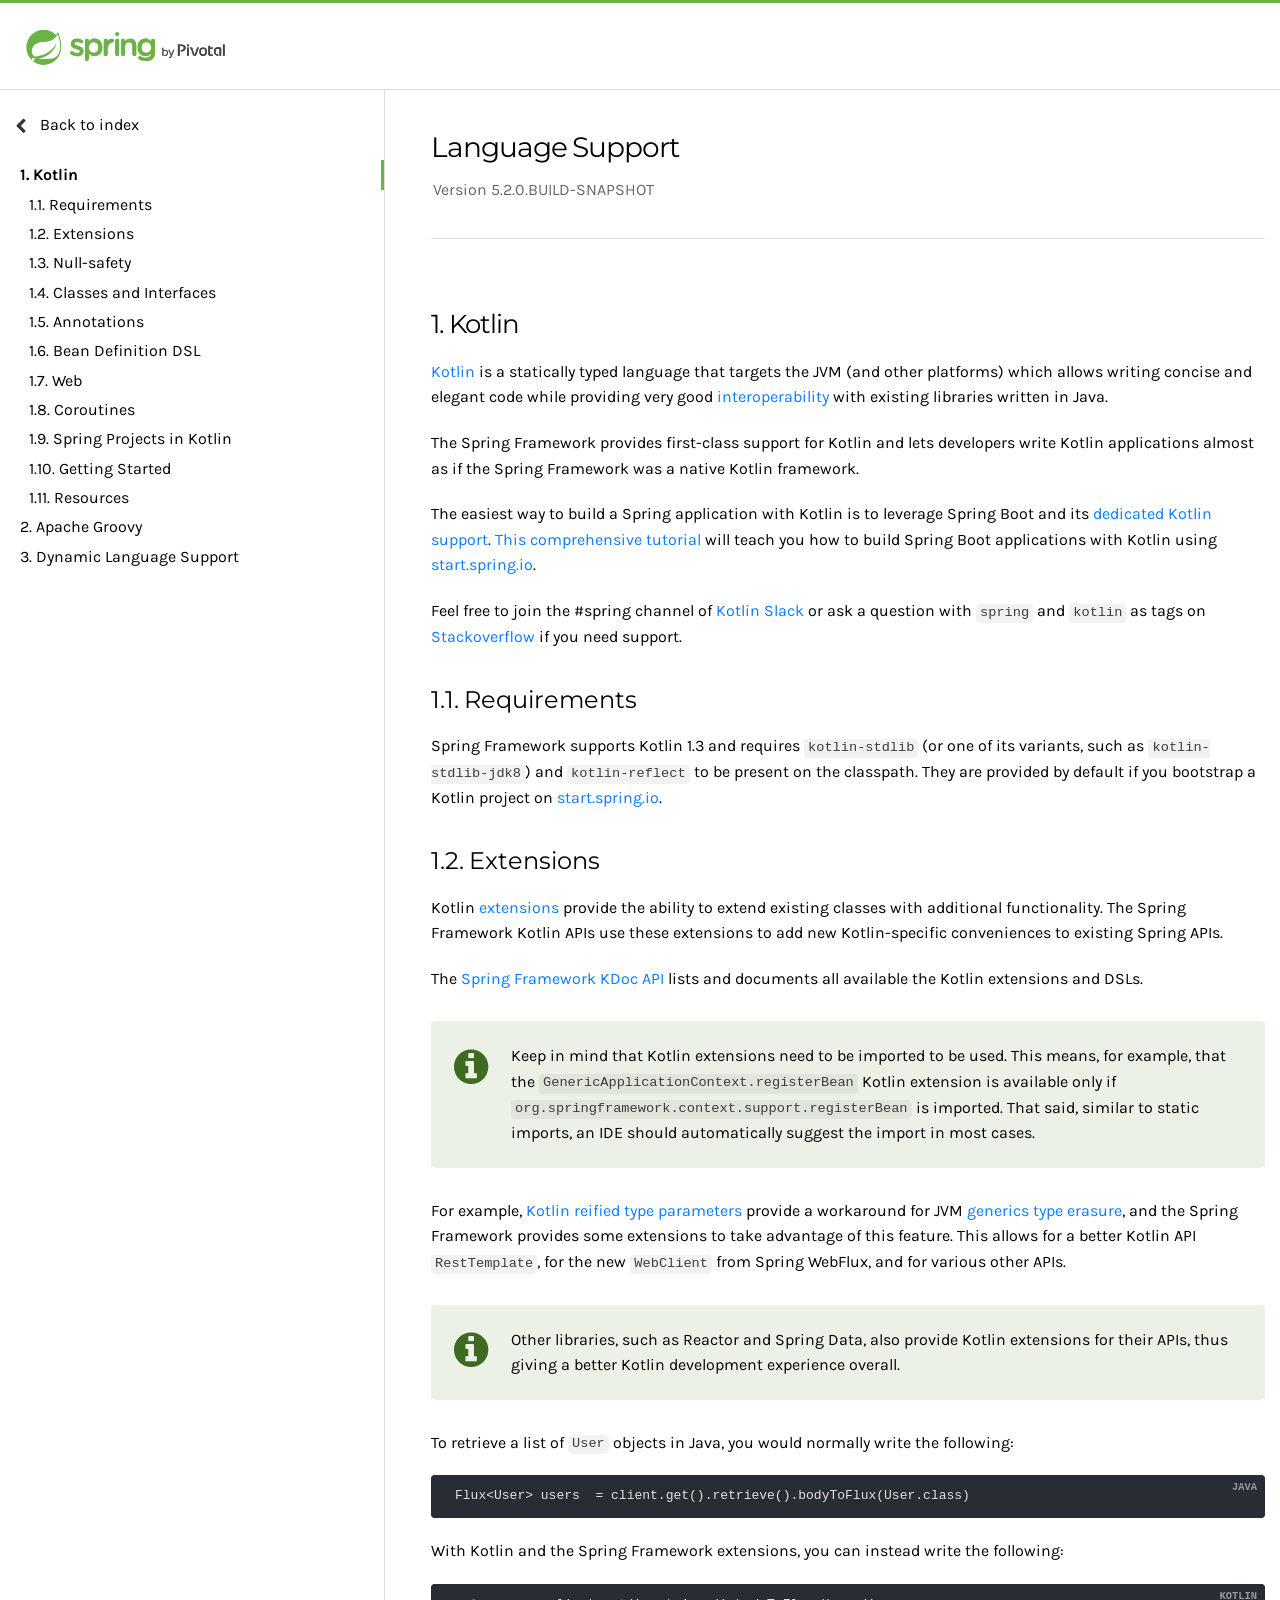
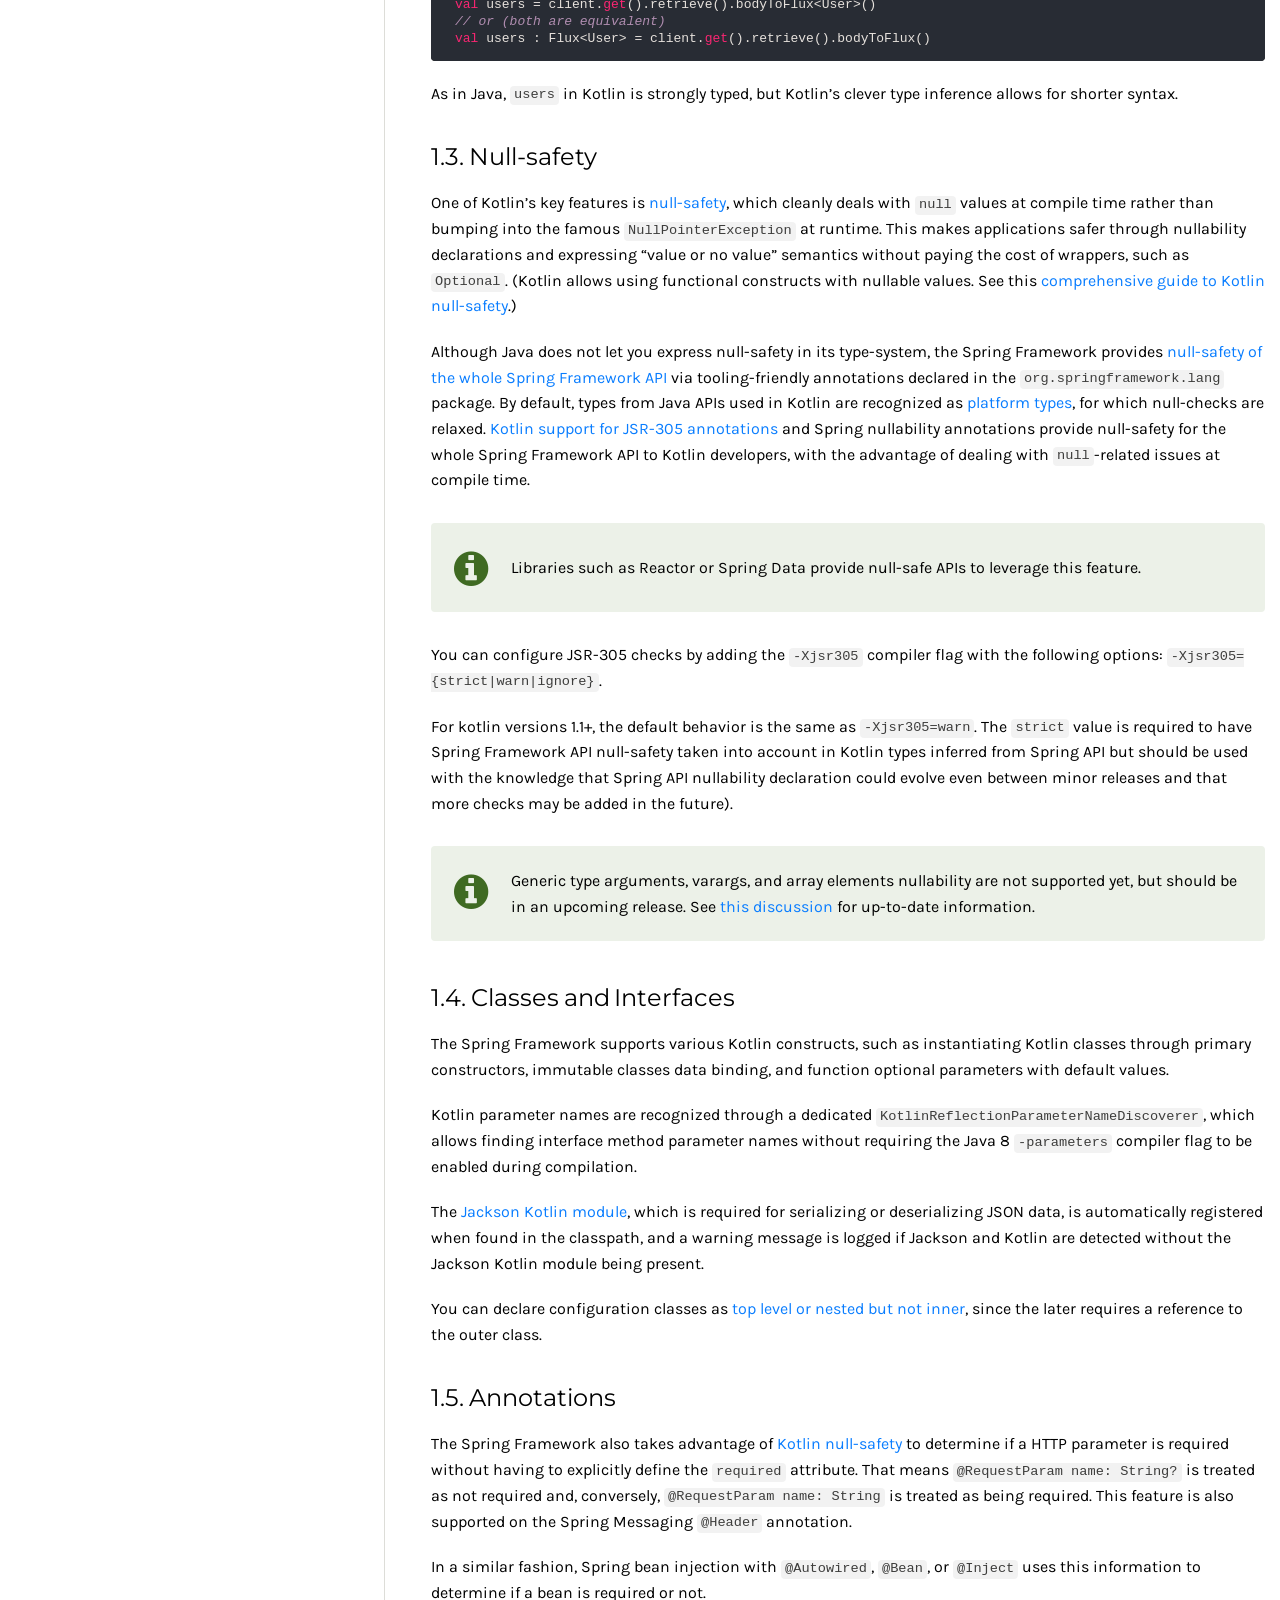
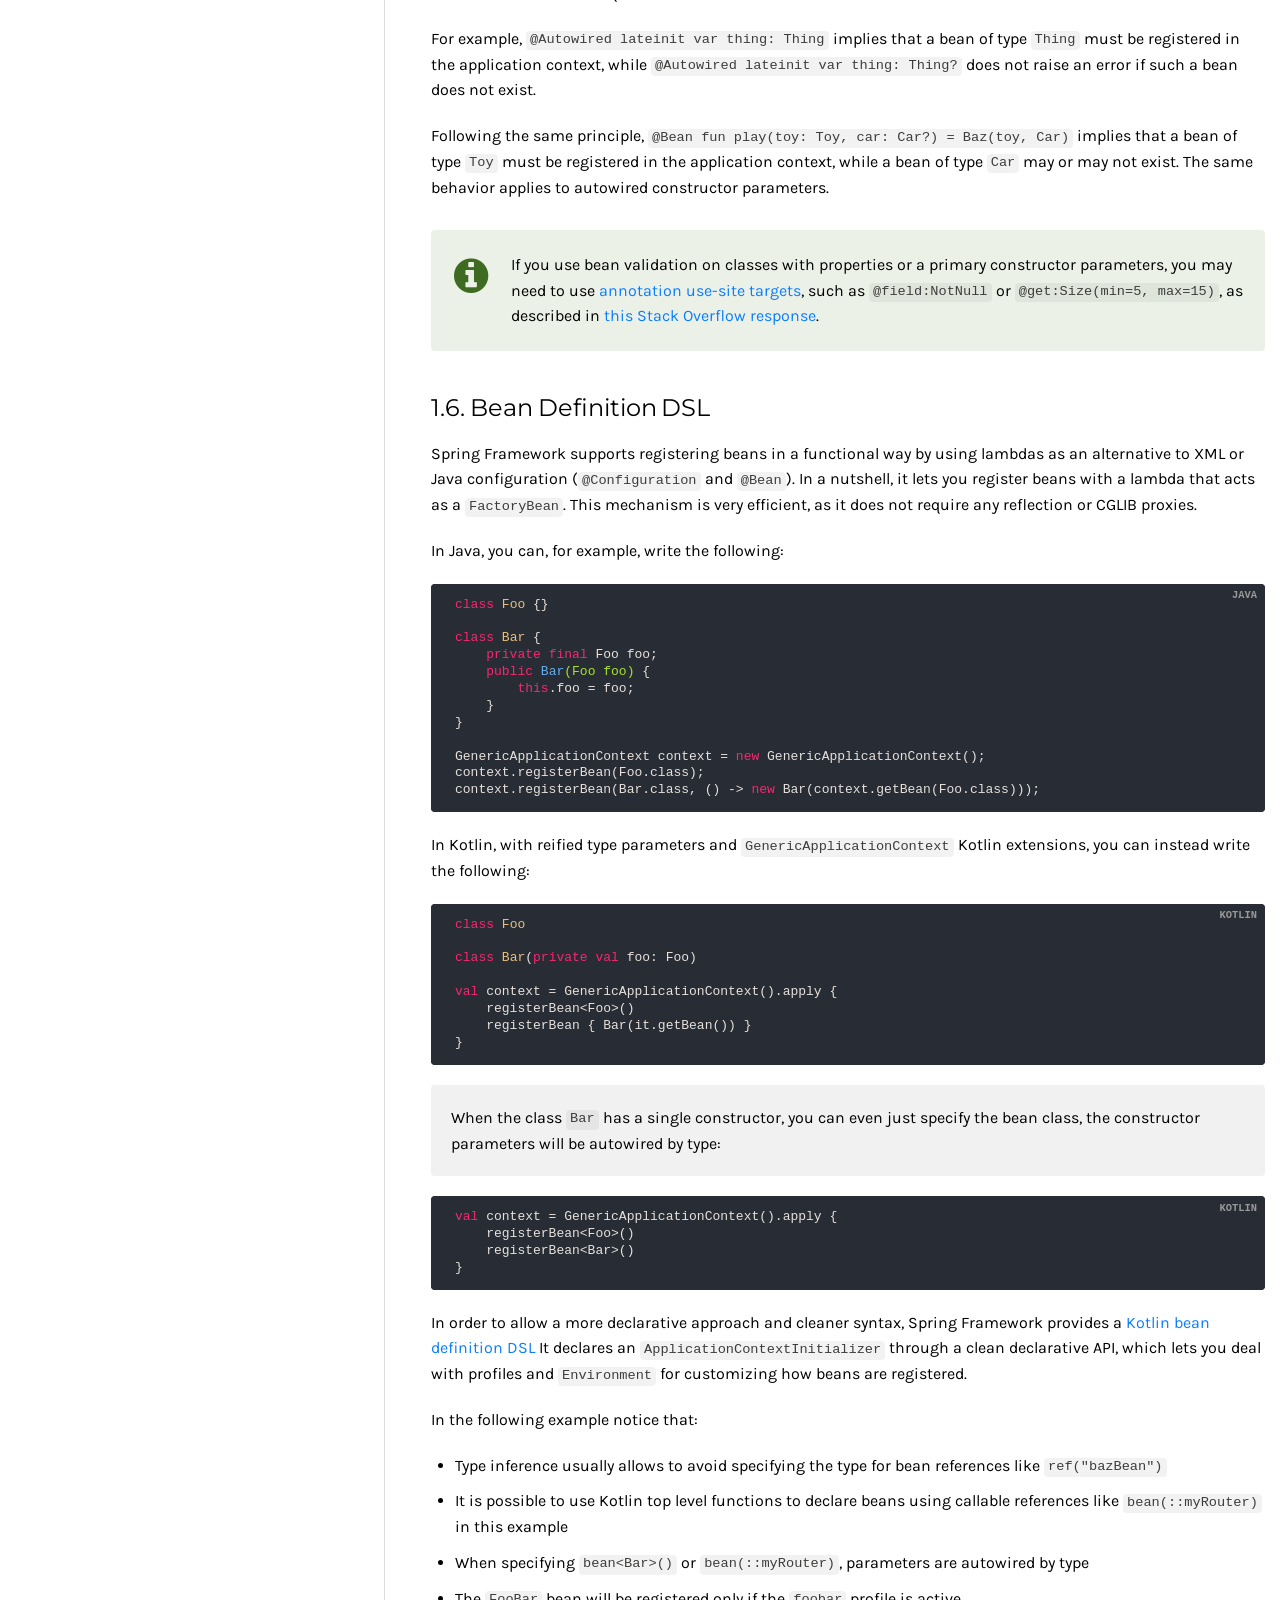
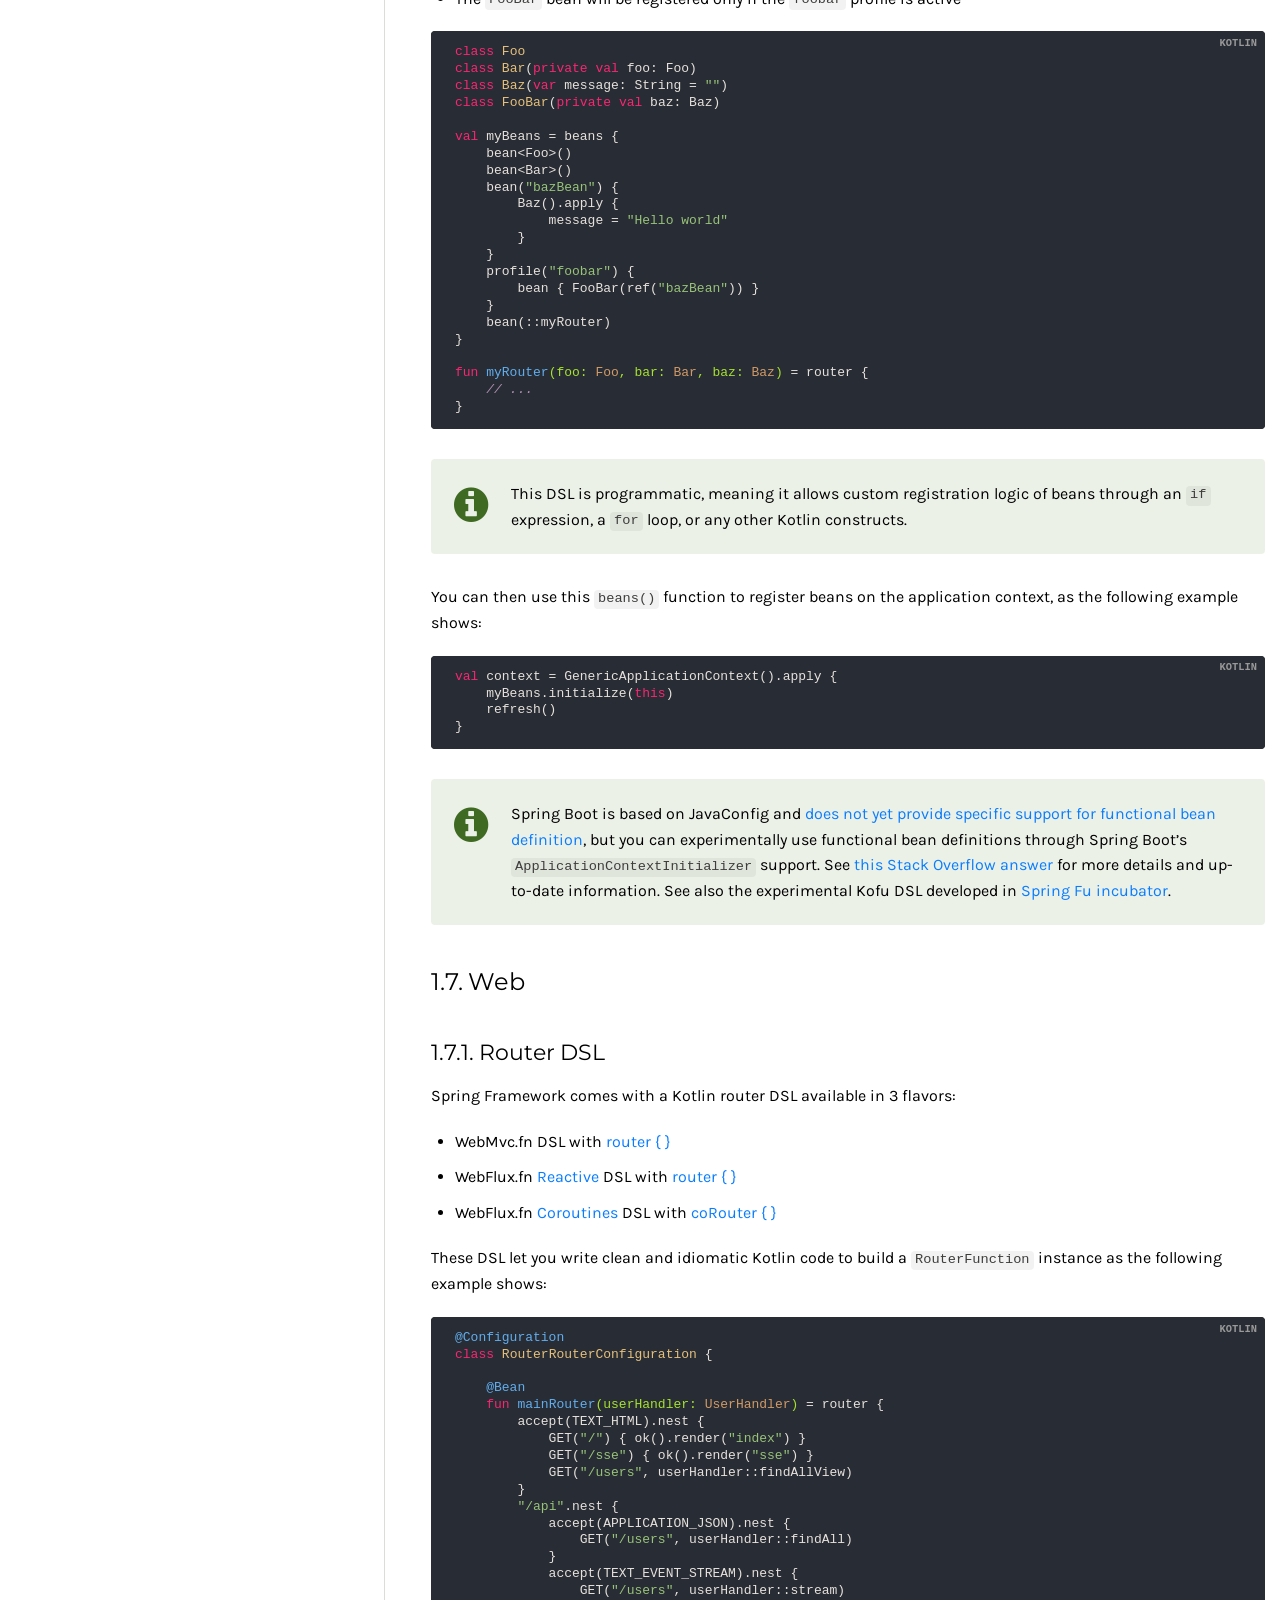
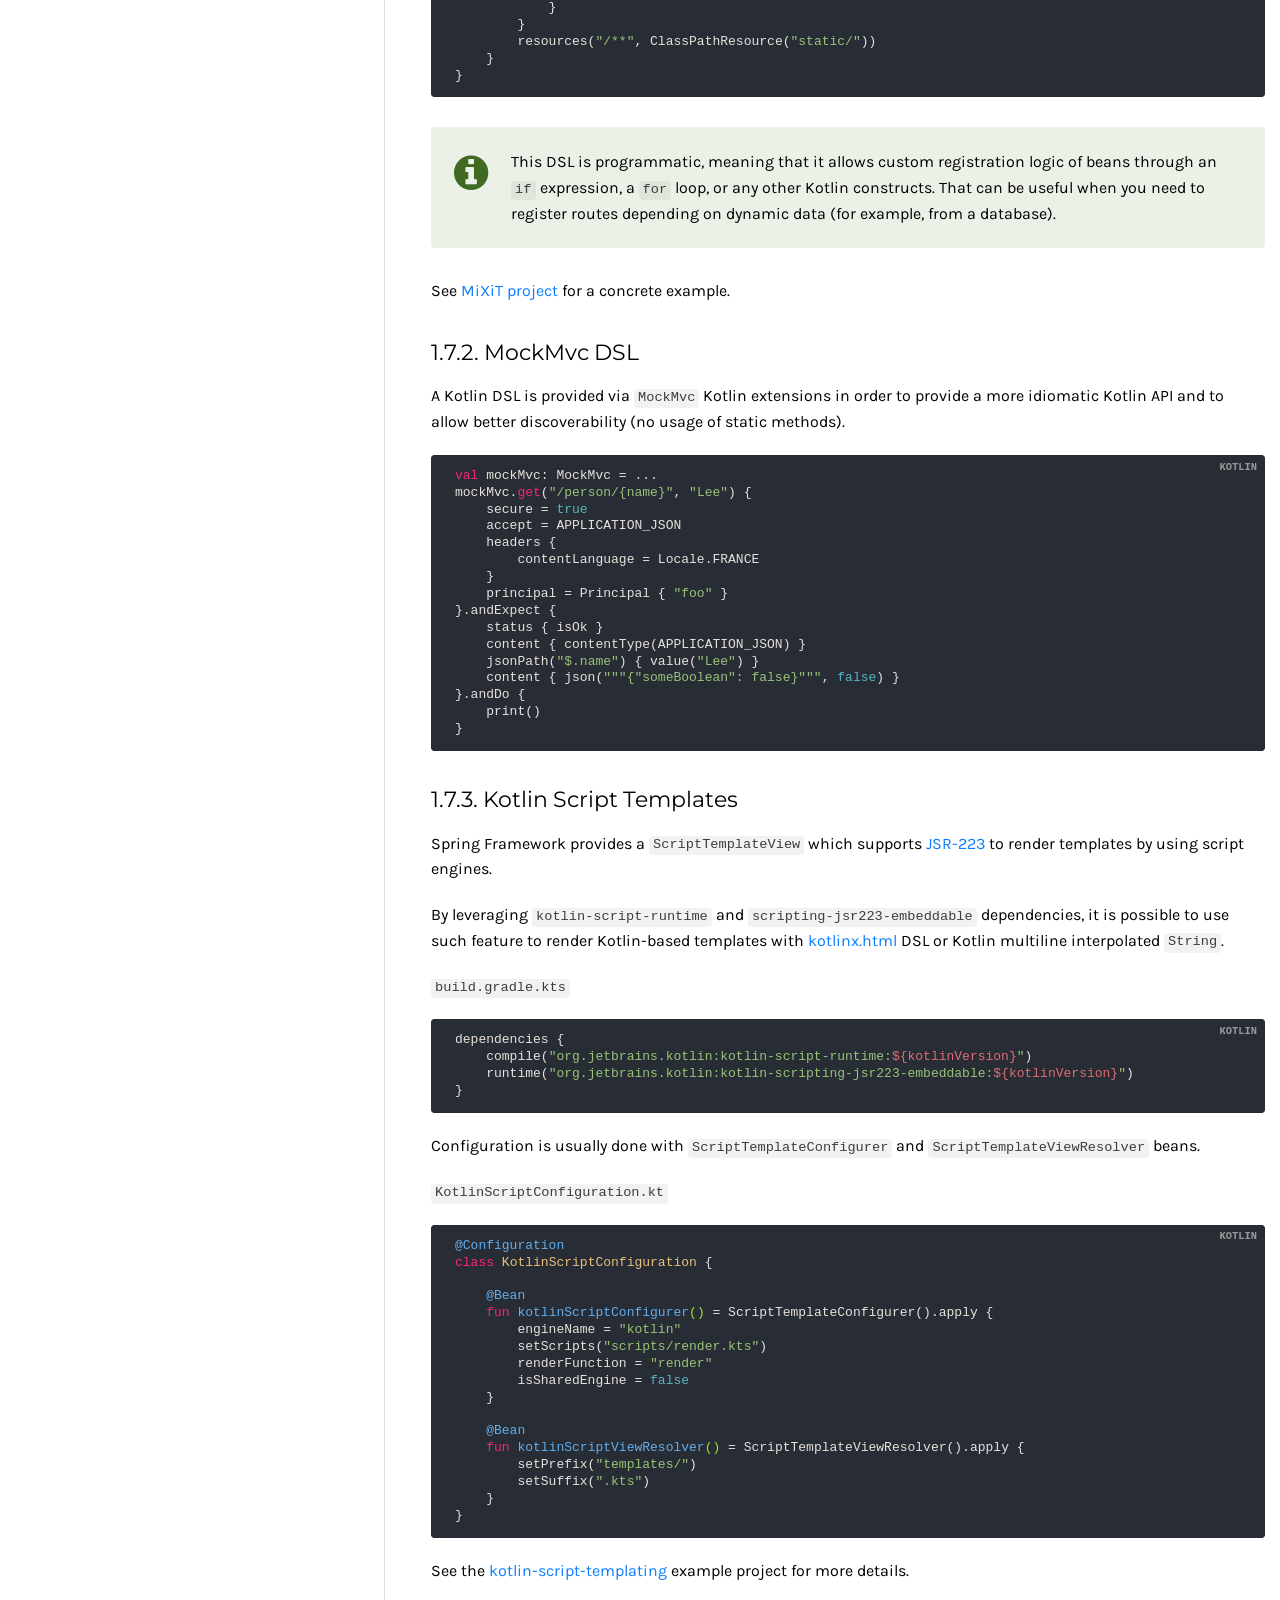
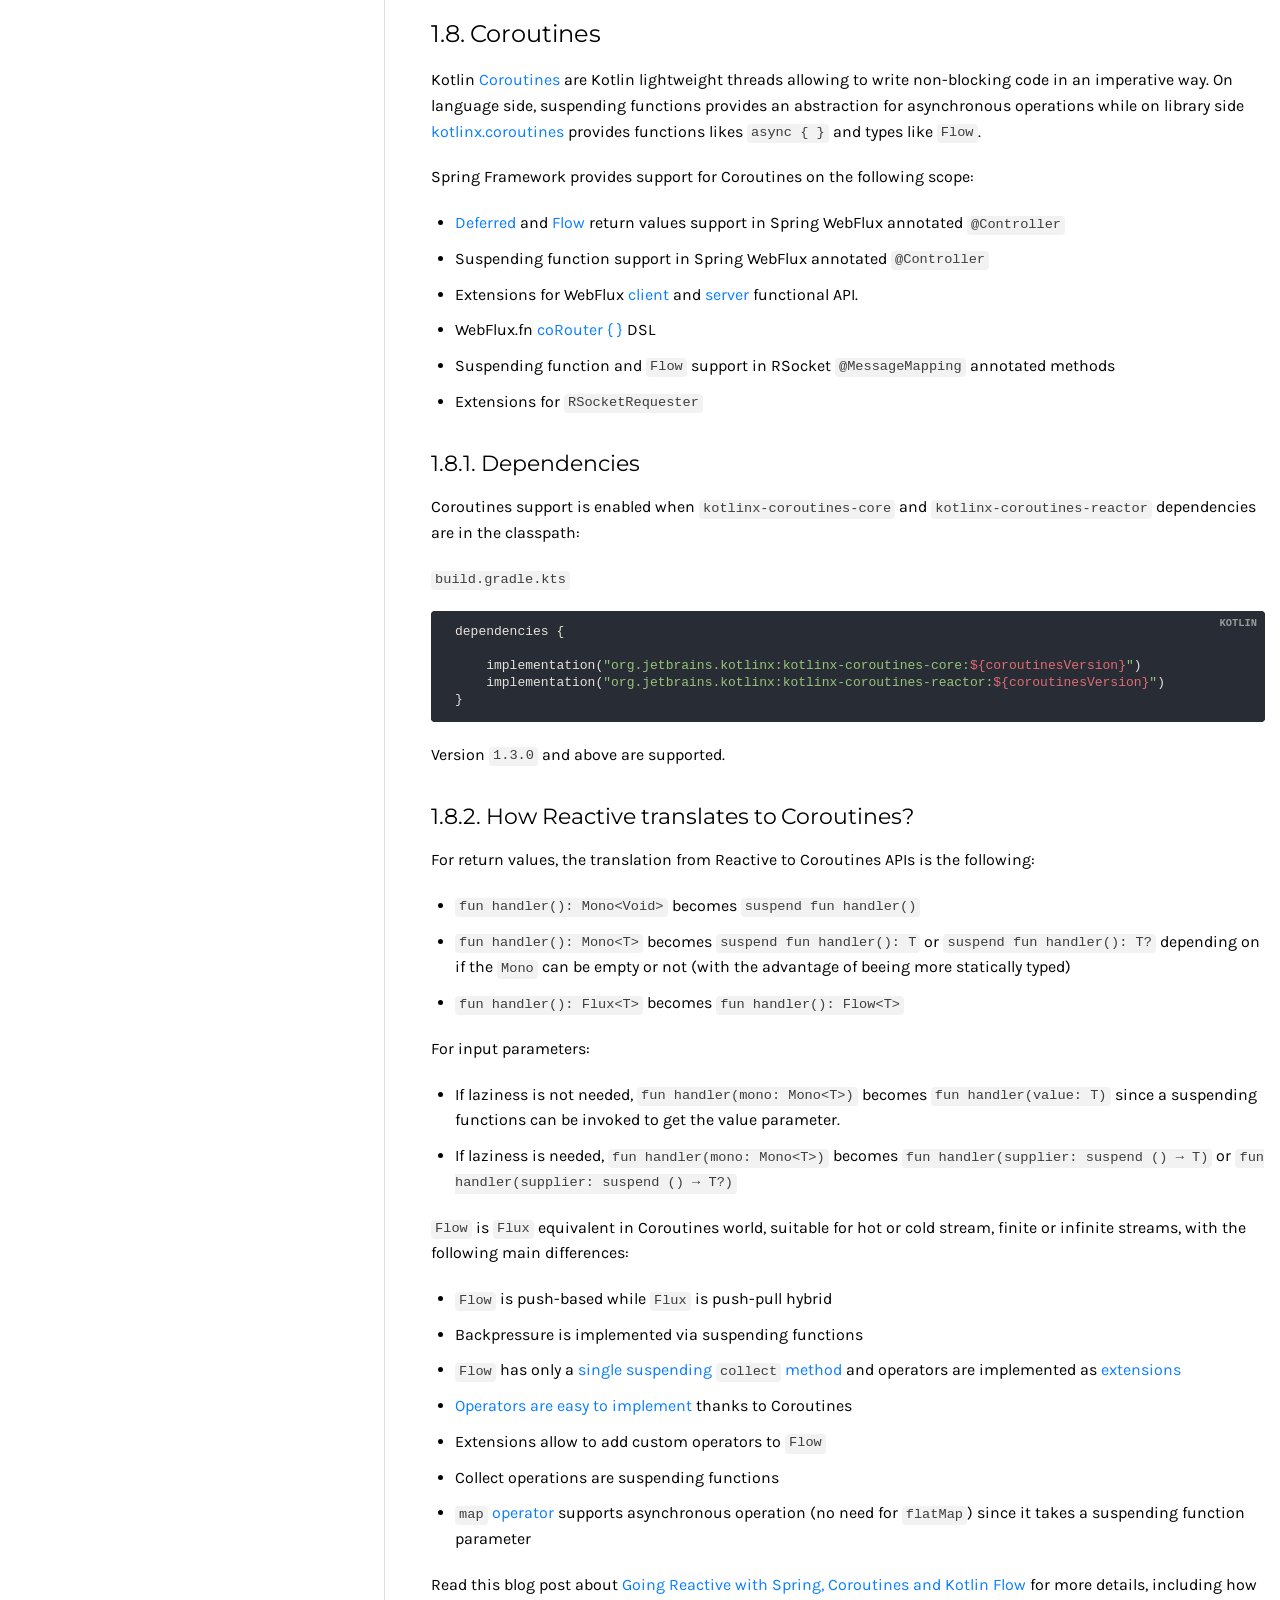
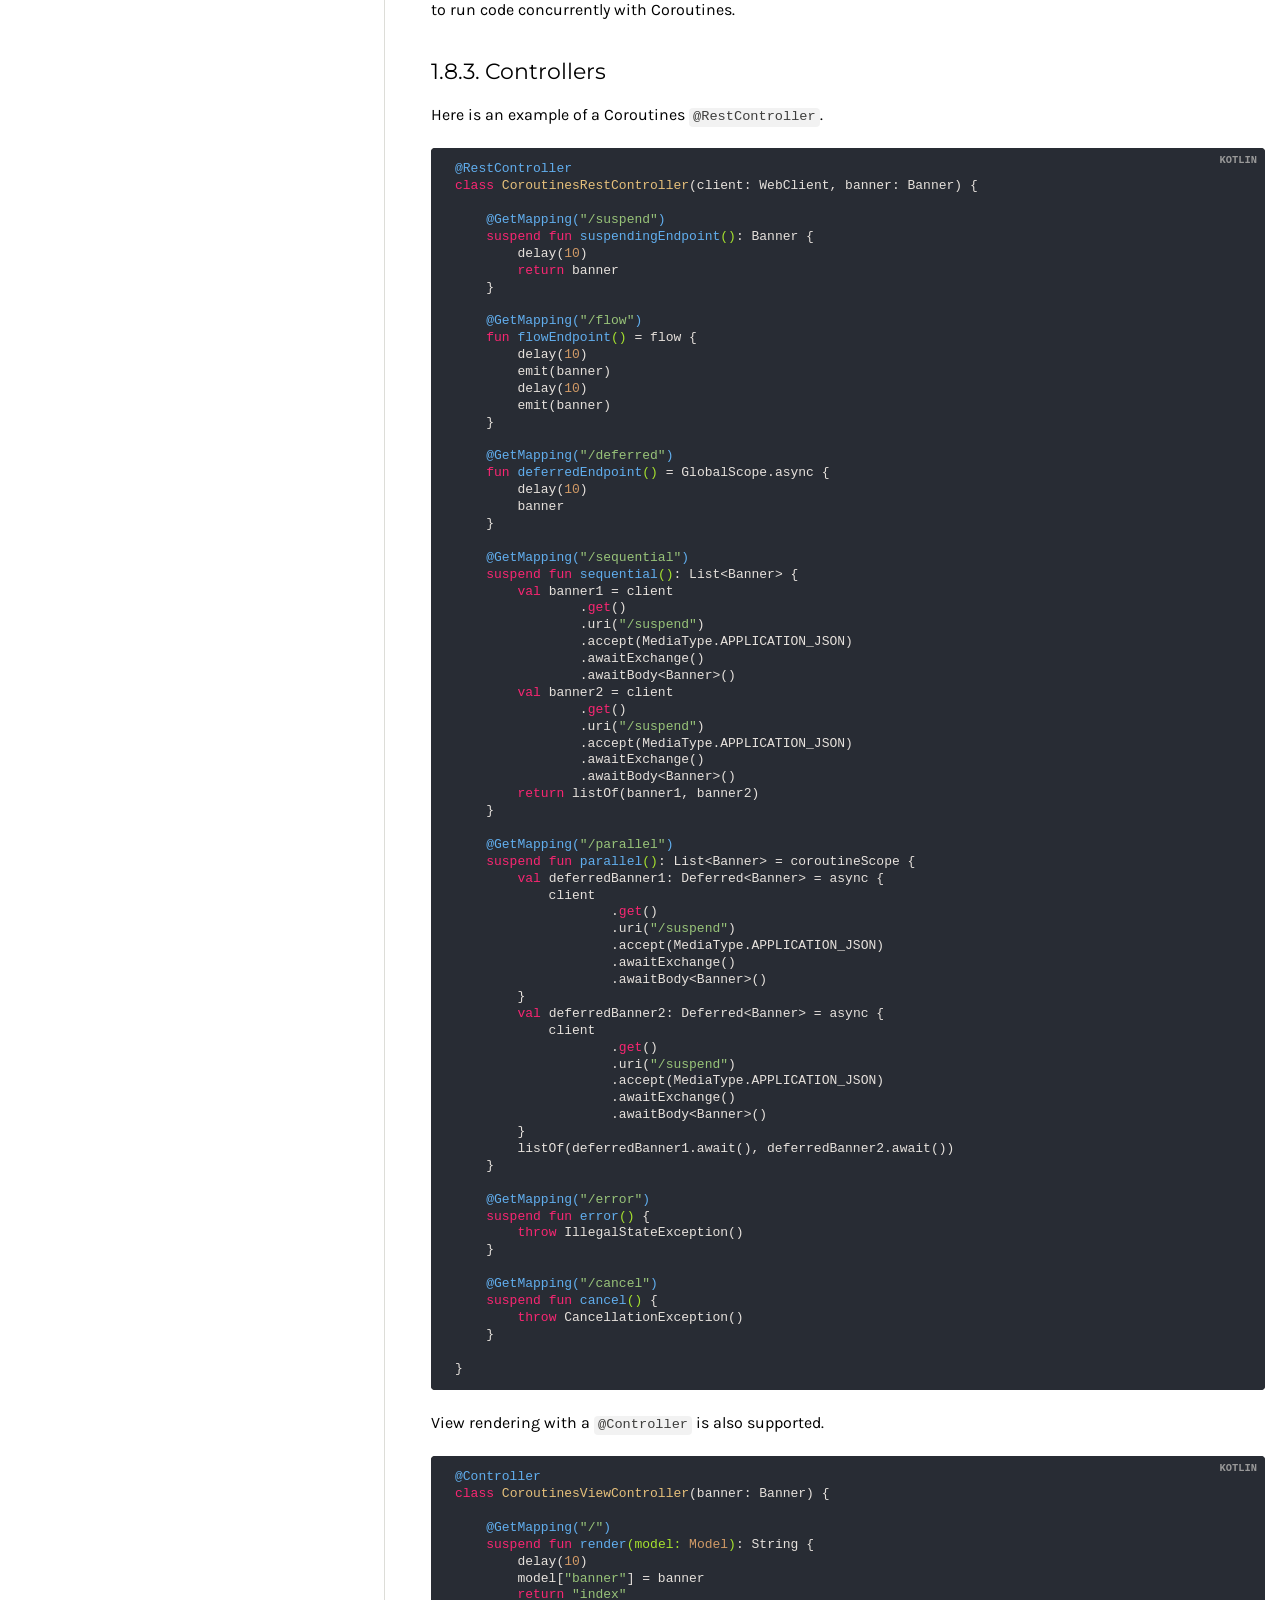
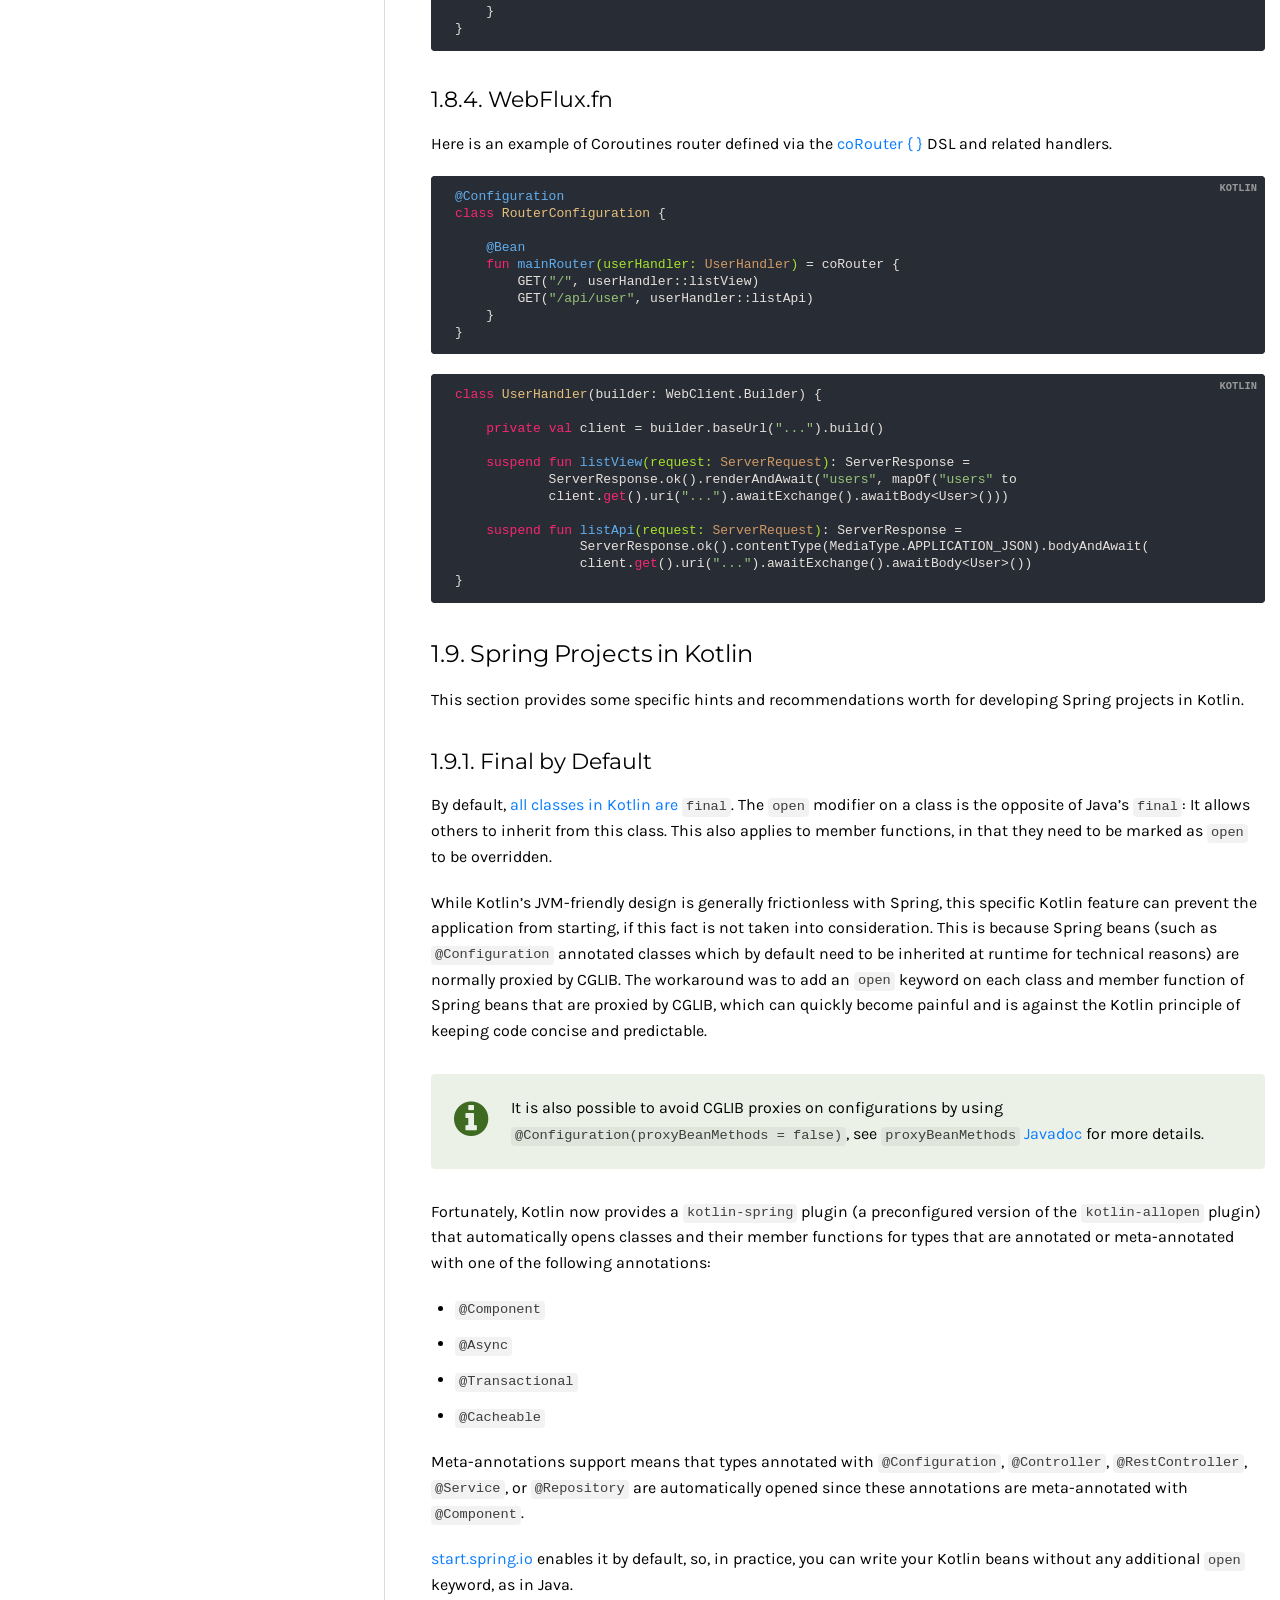
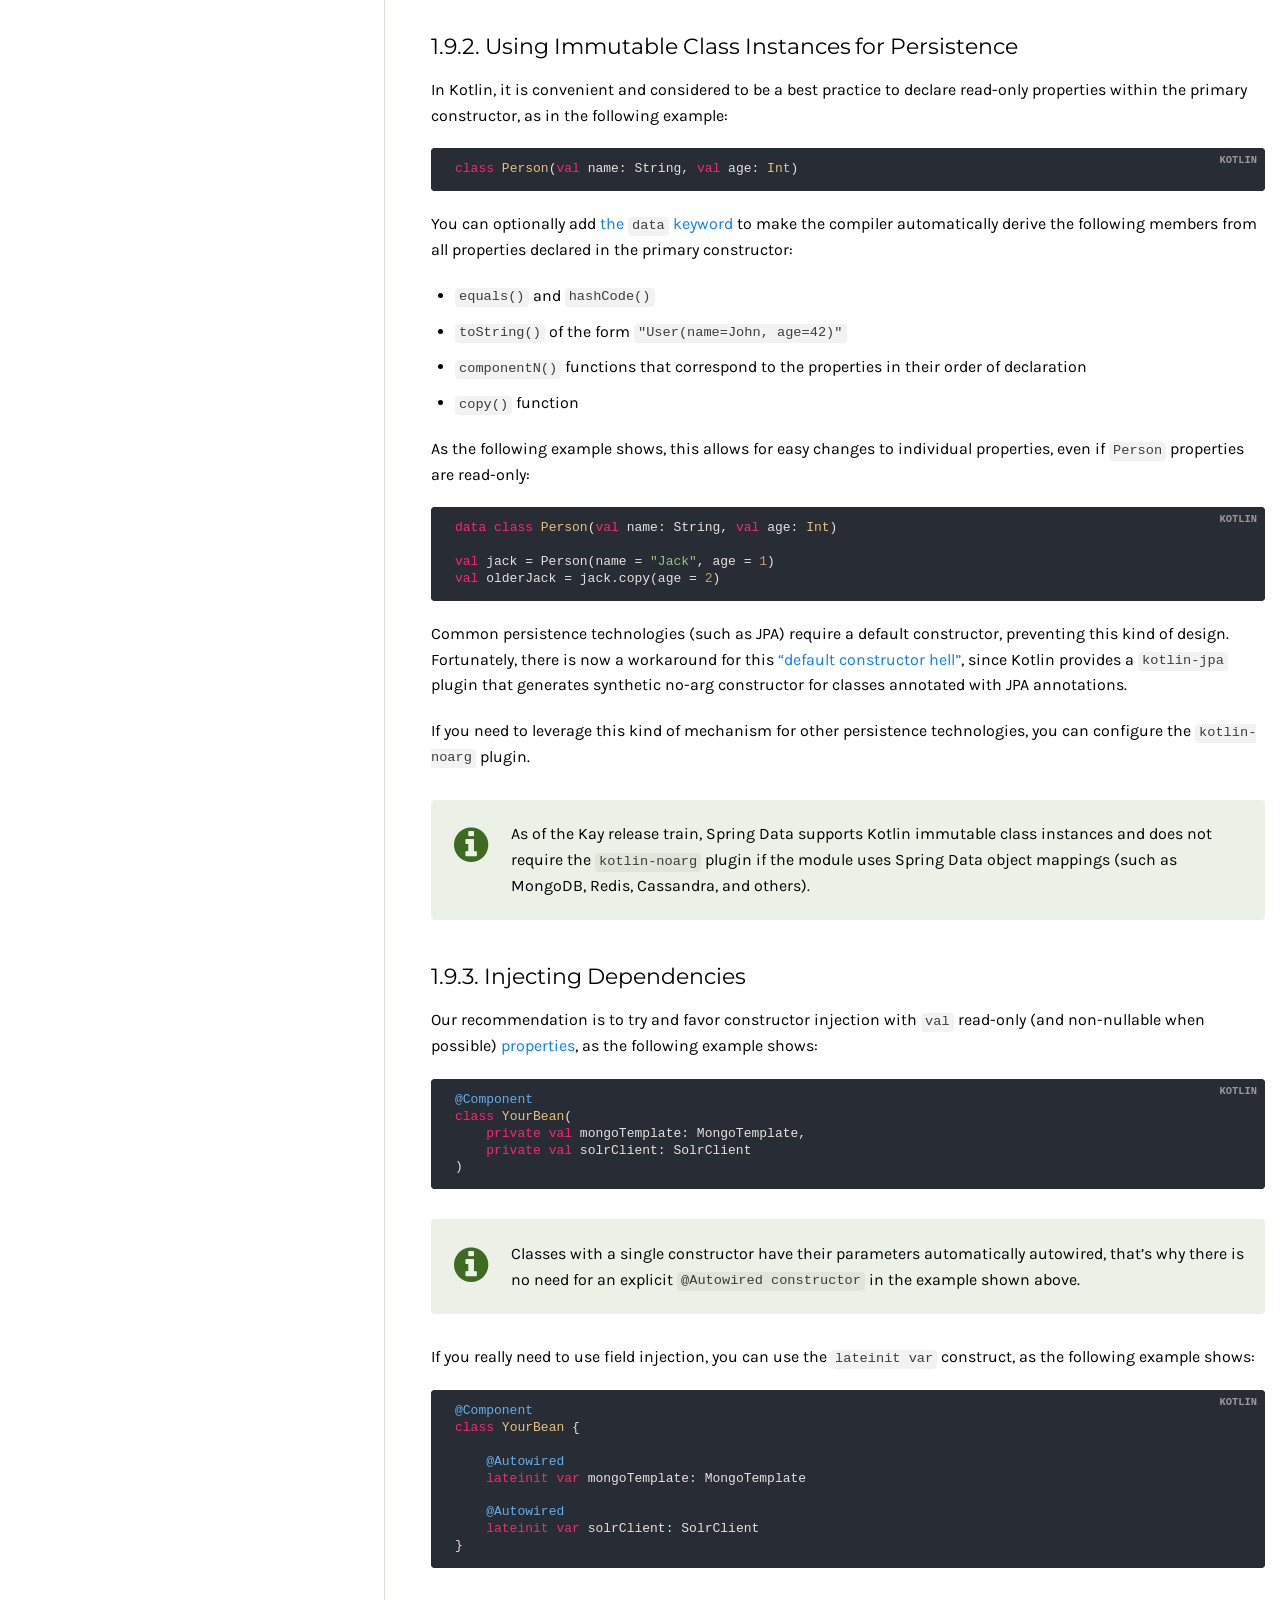
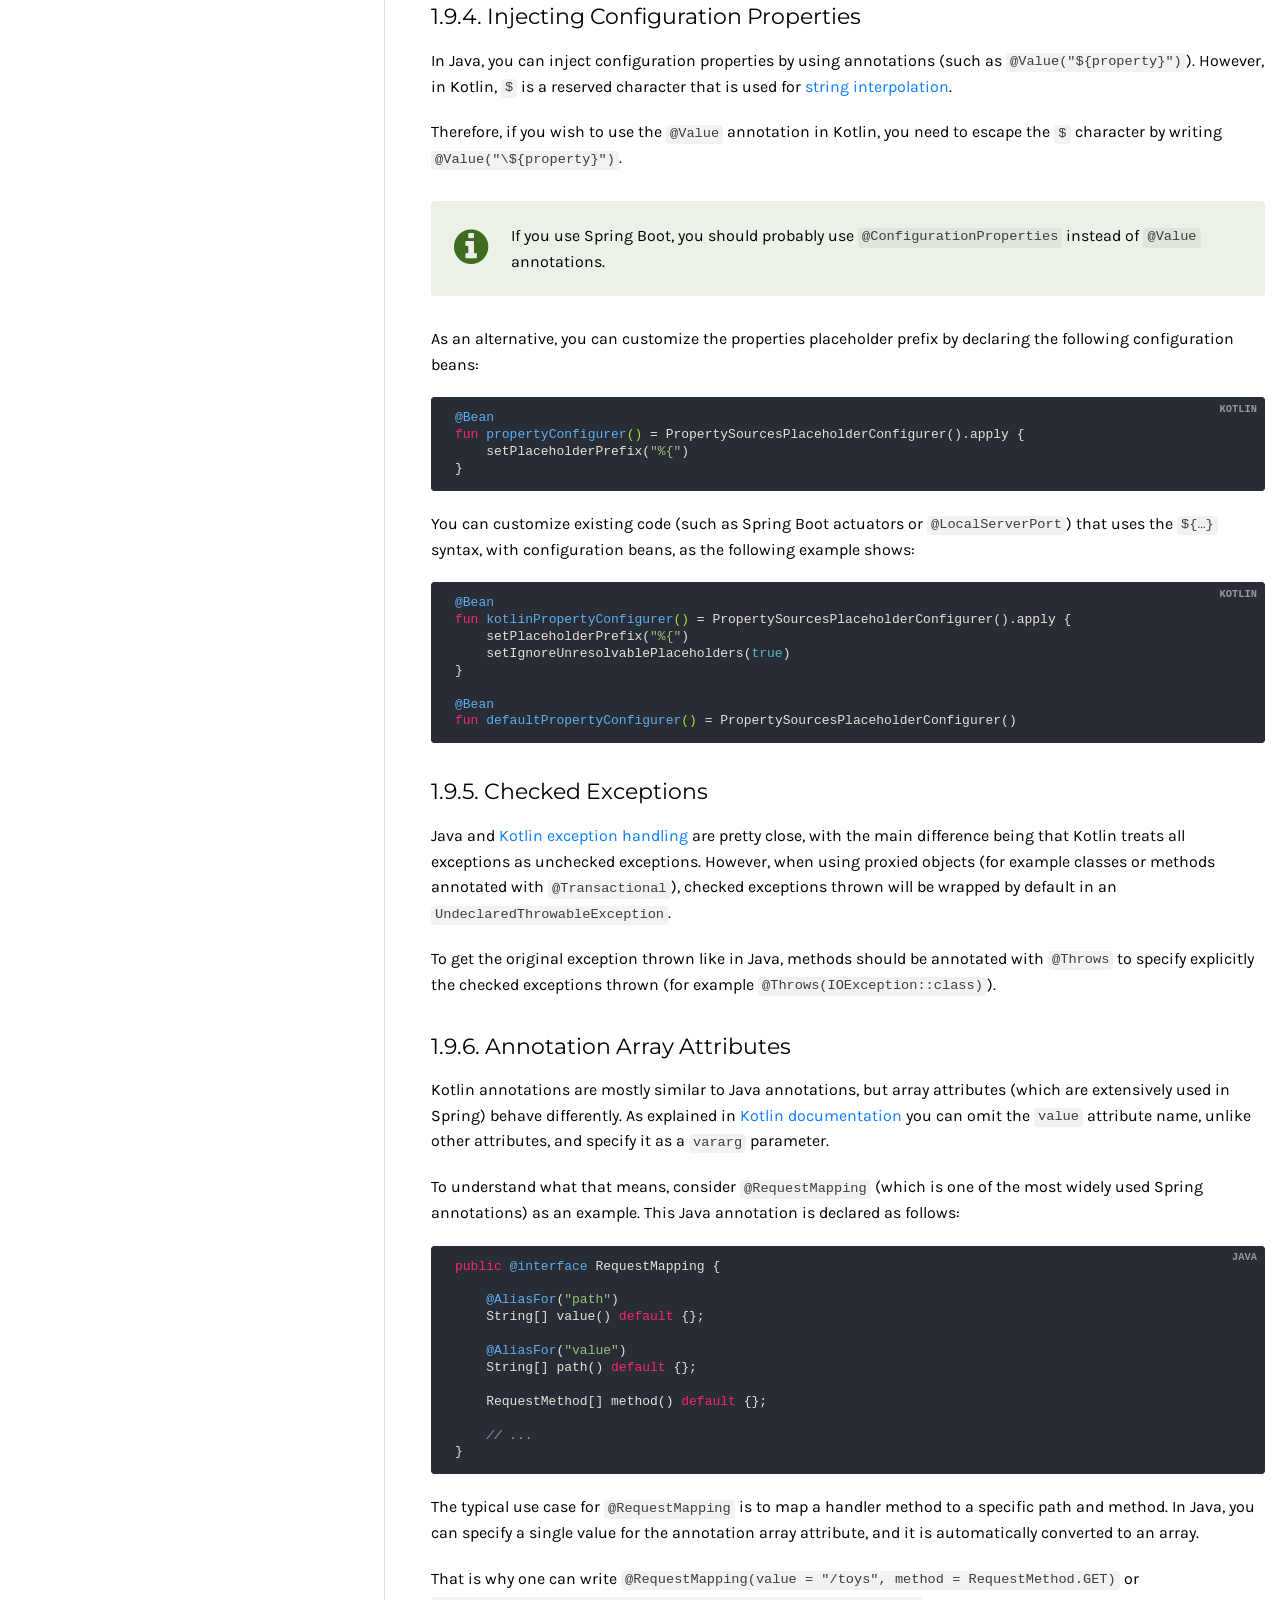
<file: 08_Languages.html>
<!DOCTYPE html>
<!-- saved from url=(0107)https://docs.spring.io/spring/docs/5.2.0.BUILD-SNAPSHOT/spring-framework-reference/languages.html#languages -->
<html lang="en">
<head>
    <meta http-equiv="Content-Type" content="text/html; charset=UTF-8">

    <!--[if IE]>
    <meta http-equiv="X-UA-Compatible" content="IE=edge"><![endif]-->
    <meta name="viewport" content="width=device-width, initial-scale=1.0">
    <meta name="generator" content="Asciidoctor 1.5.5">
    <title>Language Support</title>
    <link rel="stylesheet" href="./08_Languages_files/spring.css">
    <style>.listingblock .switch {
        border-style: none;
        display: inline-block;
        position: relative;
        bottom: -3px
    }

    .listingblock .switch--item {
        padding: 10px;
        background-color: #e6e1dc;
        color: #282c34;
        display: inline-block;
        cursor: pointer;
        border-top-left-radius: 4px;
        border-top-right-radius: 4px
    }

    .listingblock .switch--item:not(:first-child) {
        border-style: none
    }

    .listingblock .switch--item.selected {
        background-color: #282c34;
        color: #e6e1dc
    }

    .listingblock pre.highlightjs {
        padding: 0
    }</style>
    <link rel="stylesheet" href="./08_Languages_files/font-awesome.min.css">
    <style>.hidden {
        display: none
    }

    .switch {
        border-width: 1px 1px 0 1px;
        border-style: solid;
        border-color: #7a2518;
        display: inline-block
    }

    .switch--item {
        padding: 10px;
        background-color: #fff;
        color: #7a2518;
        display: inline-block;
        cursor: pointer
    }

    .switch--item:not(:first-child) {
        border-width: 0 0 0 1px;
        border-style: solid;
        border-color: #7a2518
    }

    .switch--item.selected {
        background-color: #7a2519;
        color: #fff
    }</style>
    <script async="" src="./08_Languages_files/analytics.js.下载"></script>
    <script src="./08_Languages_files/zepto.min.js.下载"></script>
    <script type="text/javascript">function addBlockSwitches() {
        $('.primary').each(function () {
            primary = $(this);
            createSwitchItem(primary, createBlockSwitch(primary)).item.addClass("selected");
            primary.children('.title').remove();
        });
        $('.secondary').each(function (idx, node) {
            secondary = $(node);
            primary = findPrimary(secondary);
            switchItem = createSwitchItem(secondary, primary.children('.switch'));
            switchItem.content.addClass('hidden');
            findPrimary(secondary).append(switchItem.content);
            secondary.remove();
        });
    }

    function createBlockSwitch(primary) {
        blockSwitch = $('<div class="switch"></div>');
        primary.prepend(blockSwitch);
        return blockSwitch;
    }

    function findPrimary(secondary) {
        candidate = secondary.prev();
        while (!candidate.is('.primary')) {
            candidate = candidate.prev();
        }
        return candidate;
    }

    function createSwitchItem(block, blockSwitch) {
        blockName = block.children('.title').text();
        content = block.children('.content').first().append(block.next('.colist'));
        item = $('<div class="switch--item">' + blockName + '</div>');
        item.on('click', '', content, function (e) {
            $(this).addClass('selected');
            $(this).siblings().removeClass('selected');
            e.data.siblings('.content').addClass('hidden');
            e.data.removeClass('hidden');
        });
        blockSwitch.append(item);
        return {'item': item, 'content': content};
    }

    $(addBlockSwitches);</script>
</head>
<body id="languages" class="book toc2 toc-left">
<div>
    <div id="header-spring">
        <h1>
            <svg version="1.1" xmlns="http://www.w3.org/2000/svg" xmlns:xlink="http://www.w3.org/1999/xlink" x="0" y="0"
                 viewBox="0 0 245.8 45.3" style="enable-background:new 0 0 245.8 45.3;" xml:space="preserve">
<g id="logos">
<g>
<path class="st0" d="M39.4,3.7c-0.6,1.5-1.4,2.8-2.3,4c-3.9-4-9.3-6.4-15.2-6.4c-11.7,0-21.3,9.5-21.3,21.3
c0,6.2,2.6,11.7,6.8,15.6l0.8,0.7c3.7,3.1,8.5,5,13.7,5c11.2,0,20.4-8.7,21.2-19.8C43.7,18.7,42.1,11.8,39.4,3.7z M10.5,38.3
c-0.6,0.8-1.8,0.9-2.6,0.3C7.1,37.9,7,36.8,7.6,36c0.6-0.8,1.8-0.9,2.6-0.3C11,36.4,11.1,37.5,10.5,38.3z M39.3,31.9
c-5.2,7-16.5,4.6-23.6,5c0,0-1.3,0.1-2.6,0.3c0,0,0.5-0.2,1.1-0.4c5-1.7,7.4-2.1,10.5-3.7c5.8-3,11.5-9.4,12.7-16.1
c-2.2,6.4-8.9,12-14.9,14.2c-4.2,1.5-11.7,3-11.7,3c0,0-0.3-0.2-0.3-0.2c-5.1-2.5-5.3-13.6,4-17.1c4.1-1.6,8-0.7,12.4-1.8
C31.6,14.1,37,10.6,39.2,6C41.7,13.3,44.7,24.8,39.3,31.9z"></path>
    <g>
<path class="st0" d="M55.2,30.9c-0.5-0.3-0.9-0.9-0.9-1.6c0-1.1,0.8-1.9,1.9-1.9c0.4,0,0.7,0.1,1,0.3c2,1.3,4.1,2,5.9,2
c2,0,3.2-0.9,3.2-2.2v-0.1c0-1.6-2.2-2.2-4.6-2.9c-3-0.9-6.5-2.1-6.5-6.1v-0.1c0-3.9,3.2-6.3,7.4-6.3c2.2,0,4.5,0.6,6.5,1.7
c0.7,0.4,1.1,1,1.1,1.8c0,1.1-0.9,1.9-2,1.9c-0.4,0-0.6-0.1-0.9-0.2c-1.7-0.9-3.4-1.4-4.9-1.4c-1.8,0-2.9,0.9-2.9,2v0.1
c0,1.5,2.2,2.2,4.7,2.9c3,0.9,6.4,2.3,6.4,6v0.1c0,4.3-3.4,6.5-7.7,6.5C60.4,33.3,57.6,32.5,55.2,30.9z"></path>
        <path class="st0" d="M72.5,14.3c0-1.3,1-2.4,2.3-2.4c1.3,0,2.4,1.1,2.4,2.4v1.4c1.5-2.2,3.7-3.9,7-3.9c4.8,0,9.6,3.8,9.6,10.7
v0.1c0,6.8-4.7,10.7-9.6,10.7c-3.4,0-5.6-1.7-7-3.6V37c0,1.3-1.1,2.4-2.4,2.4c-1.3,0-2.3-1-2.3-2.4V14.3z M89.1,22.7L89.1,22.7
c0-4.1-2.7-6.7-5.9-6.7c-3.2,0-6,2.7-6,6.6v0.1c0,4,2.8,6.6,6,6.6C86.4,29.3,89.1,26.7,89.1,22.7z"></path>
        <path class="st0" d="M95.7,14.3c0-1.3,1-2.4,2.3-2.4c1.3,0,2.4,1.1,2.4,2.4v1.1c0.2-1.8,3.1-3.5,5.2-3.5c1.5,0,2.3,1,2.3,2.3
c0,1.3-0.8,2.1-1.9,2.3c-3.4,0.6-5.7,3.5-5.7,7.6V31c0,1.3-1.1,2.3-2.4,2.3c-1.3,0-2.3-1-2.3-2.3V14.3z"></path>
        <path class="st0" d="M109.7,14.3c0-1.3,1-2.4,2.3-2.4c1.3,0,2.4,1.1,2.4,2.4V31c0,1.3-1.1,2.3-2.4,2.3c-1.3,0-2.3-1-2.3-2.3V14.3
z"></path>
        <path class="st0" d="M116.9,14.3c0-1.3,1-2.4,2.3-2.4c1.3,0,2.4,1.1,2.4,2.4v1c1.3-1.9,3.2-3.4,6.5-3.4c4.7,0,7.4,3.1,7.4,7.9V31
c0,1.3-1,2.3-2.3,2.3c-1.3,0-2.4-1-2.4-2.3v-9.7c0-3.2-1.6-5-4.4-5c-2.7,0-4.7,1.9-4.7,5.1V31c0,1.3-1.1,2.3-2.4,2.3
c-1.3,0-2.3-1-2.3-2.3V14.3z"></path>
        <path class="st0" d="M156.2,11.9c-1.3,0-2.4,1.1-2.4,2.4v1.4c-1.5-2.2-3.7-3.9-7-3.9c-4.9,0-9.6,3.8-9.6,10.7v0.1
c0,6.8,4.7,10.7,9.6,10.7c3.4,0,5.6-1.7,7-3.6c-0.2,3.7-2.5,5.7-6.5,5.7c-2.4,0-4.5-0.6-6.3-1.6c-0.2-0.1-0.5-0.2-0.9-0.2
c-1.1,0-2,0.9-2,2c0,0.9,0.5,1.6,1.3,1.9c2.5,1.2,5.1,1.8,8,1.8c3.7,0,6.6-0.9,8.5-2.8c1.7-1.7,2.7-4.3,2.7-7.8V14.3
C158.5,13,157.5,11.9,156.2,11.9z M147.9,29.2c-3.2,0-5.9-2.5-5.9-6.6v-0.1c0-4,2.7-6.6,5.9-6.6c3.2,0,6,2.7,6,6.6v0.1
C153.9,26.6,151.1,29.2,147.9,29.2z"></path>
        <path class="st0" d="M114.5,6.3c0,1.3-1.1,2.4-2.4,2.4c-1.3,0-2.4-1.1-2.4-2.4c0-1.3,1.1-2.4,2.4-2.4
C113.4,3.9,114.5,4.9,114.5,6.3z"></path>
</g>
</g>
    <g class="st1">
<g>
<g>
<g>
<path class="st2" d="M200.1,21.1H198V19h2.1V21.1z M200.1,32.9H198V22.6h2.1V32.9z"></path>
</g>
    <g>
<g>
<path class="st2" d="M212.5,22.6l-3,8.9c-0.5,1.5-1.4,1.6-2.2,1.6c-1.1,0-1.8-0.5-2.2-1.6l-2.5-7.4h-1v-1.5h2.6l2.6,8.3
c0.1,0.4,0.2,0.6,0.5,0.6c0.3,0,0.4-0.2,0.5-0.6l2.6-8.3H212.5z"></path>
    <path class="st2" d="M217.8,22.6c2.8,0,4.7,1.8,4.7,4.5v1.6c0,2.6-1.9,4.5-4.7,4.5c-2.8,0-4.7-1.8-4.7-4.5v-1.6
C213,24.4,215,22.6,217.8,22.6 M217.8,31.4c1.7,0,2.7-1.3,2.7-2.8v-1.6c0-1.5-1-2.8-2.7-2.8c-1.8,0-2.7,1.3-2.7,2.8v1.6
C215.1,30.2,216,31.4,217.8,31.4"></path>
    <path class="st2" d="M239.6,22.9c-1.1-0.3-2.7-0.5-4-0.5c-2.8,0-4.6,1.8-4.6,4.6v1.1c0,2.9,1.7,4.7,4.6,4.7c0.1,0,0.6,0,0.8,0
v-1.7c-0.1,0-0.7,0-0.8,0c-1.5,0-2.6-1.2-2.6-2.9v-1.1c0-1.8,1-2.9,2.6-2.9c0.7,0,1.7,0.1,2.1,0.1l0.1,0l0,8.6h2.1v-9.6
C240,23.1,240,23,239.6,22.9"></path>
    <rect x="242.1" y="19" class="st2" width="2.1" height="13.9"></rect>
    <path class="st2" d="M190.5,19h-3.8v13.9h2.2V20.9h1.3c0.3,0,0.5,0,0.8,0c1.9,0,2.9,0.8,2.9,2.3c0,0.1,0,0.1,0,0.2
c0,1.4-0.8,2.3-2.9,2.3c-0.2,0-0.4,0-0.6,0c0,0.5,0,1.5,0,1.9c0.2,0,0.4,0,0.6,0c3,0,5.2-1.2,5.2-4.2c0-0.1,0-0.1,0-0.2
C196.2,20.2,193.9,19,190.5,19"></path>
    <path class="st2"
          d="M226.3,20.4v2.2h3.5v1.7h-3.5v6c0,0.9,0.6,1,1.5,1h2v1.7H227c-2,0-2.9-0.8-2.9-2.6v-9.6L226.3,20.4z"></path>
</g>
</g>
</g>
</g>
        <g>
<path class="st2" d="M167.7,32.9v-10h1.1v3.8c0.6-0.8,1.5-1.3,2.4-1.3c1.9,0,3.2,1.5,3.2,3.8c0,2.4-1.3,3.8-3.2,3.8
c-1,0-1.9-0.5-2.4-1.3v1.1H167.7z M171,32.1c1.5,0,2.3-1.2,2.3-2.8c0-1.6-0.9-2.8-2.3-2.8c-0.9,0-1.8,0.5-2.2,1.2v3.3
C169.2,31.6,170.1,32.1,171,32.1z"></path>
            <path class="st2" d="M175.9,34.7c0.2,0.1,0.4,0.1,0.6,0.1c0.5,0,0.8-0.2,1.1-0.8l0.5-1.1l-3-7.3h1.2l2.4,5.9l2.4-5.9h1.2
l-3.6,8.7c-0.4,1-1.2,1.5-2.1,1.5c-0.2,0-0.6,0-0.8-0.1L175.9,34.7z"></path>
</g>
</g>
</g>
</svg>

        </h1>
    </div>
</div>
<div id="header">
    <h1>Language Support</h1>
    <div class="details">
        <span id="revnumber">version 5.2.0.BUILD-SNAPSHOT</span>
    </div>
    <div id="toc" class="toc2">
        <div id="toctitle">Table of Contents</div>
        <div class="back-action"><a
                href="https://docs.spring.io/spring/docs/5.2.0.BUILD-SNAPSHOT/spring-framework-reference/index.html"><span><i
                class="fa fa-chevron-left" aria-hidden="true"></i></span> Back to index</a></div>
        <ul class="mobile-toc">
            <li>
                <a href="https://docs.spring.io/spring/docs/5.2.0.BUILD-SNAPSHOT/spring-framework-reference/languages.html#kotlin">1.
                    Kotlin</a>
                <ul class="sectlevel2">
                    <li>
                        <a href="https://docs.spring.io/spring/docs/5.2.0.BUILD-SNAPSHOT/spring-framework-reference/languages.html#kotlin-requirements">1.1.
                            Requirements</a></li>
                    <li>
                        <a href="https://docs.spring.io/spring/docs/5.2.0.BUILD-SNAPSHOT/spring-framework-reference/languages.html#kotlin-extensions">1.2.
                            Extensions</a></li>
                    <li>
                        <a href="https://docs.spring.io/spring/docs/5.2.0.BUILD-SNAPSHOT/spring-framework-reference/languages.html#kotlin-null-safety">1.3.
                            Null-safety</a></li>
                    <li>
                        <a href="https://docs.spring.io/spring/docs/5.2.0.BUILD-SNAPSHOT/spring-framework-reference/languages.html#kotlin-classes-interfaces">1.4.
                            Classes and Interfaces</a></li>
                    <li>
                        <a href="https://docs.spring.io/spring/docs/5.2.0.BUILD-SNAPSHOT/spring-framework-reference/languages.html#kotlin-annotations">1.5.
                            Annotations</a></li>
                    <li>
                        <a href="https://docs.spring.io/spring/docs/5.2.0.BUILD-SNAPSHOT/spring-framework-reference/languages.html#kotlin-bean-definition-dsl">1.6.
                            Bean Definition DSL</a></li>
                    <li>
                        <a href="https://docs.spring.io/spring/docs/5.2.0.BUILD-SNAPSHOT/spring-framework-reference/languages.html#kotlin-web">1.7.
                            Web</a>
                        <ul class="sectlevel3">
                            <li>
                                <a href="https://docs.spring.io/spring/docs/5.2.0.BUILD-SNAPSHOT/spring-framework-reference/languages.html#router-dsl">1.7.1.
                                    Router DSL</a></li>
                            <li>
                                <a href="https://docs.spring.io/spring/docs/5.2.0.BUILD-SNAPSHOT/spring-framework-reference/languages.html#mockmvc-dsl">1.7.2.
                                    MockMvc DSL</a></li>
                            <li>
                                <a href="https://docs.spring.io/spring/docs/5.2.0.BUILD-SNAPSHOT/spring-framework-reference/languages.html#kotlin-script-templates">1.7.3.
                                    Kotlin Script Templates</a></li>
                        </ul>
                    </li>
                    <li>
                        <a href="https://docs.spring.io/spring/docs/5.2.0.BUILD-SNAPSHOT/spring-framework-reference/languages.html#coroutines">1.8.
                            Coroutines</a>
                        <ul class="sectlevel3">
                            <li>
                                <a href="https://docs.spring.io/spring/docs/5.2.0.BUILD-SNAPSHOT/spring-framework-reference/languages.html#dependencies">1.8.1.
                                    Dependencies</a></li>
                            <li>
                                <a href="https://docs.spring.io/spring/docs/5.2.0.BUILD-SNAPSHOT/spring-framework-reference/languages.html#how-reactive-translates-to-coroutines">1.8.2.
                                    How Reactive translates to Coroutines?</a></li>
                            <li>
                                <a href="https://docs.spring.io/spring/docs/5.2.0.BUILD-SNAPSHOT/spring-framework-reference/languages.html#controllers">1.8.3.
                                    Controllers</a></li>
                            <li>
                                <a href="https://docs.spring.io/spring/docs/5.2.0.BUILD-SNAPSHOT/spring-framework-reference/languages.html#webflux-fn">1.8.4.
                                    WebFlux.fn</a></li>
                        </ul>
                    </li>
                    <li>
                        <a href="https://docs.spring.io/spring/docs/5.2.0.BUILD-SNAPSHOT/spring-framework-reference/languages.html#kotlin-spring-projects-in-kotlin">1.9.
                            Spring Projects in Kotlin</a>
                        <ul class="sectlevel3">
                            <li>
                                <a href="https://docs.spring.io/spring/docs/5.2.0.BUILD-SNAPSHOT/spring-framework-reference/languages.html#final-by-default">1.9.1.
                                    Final by Default</a></li>
                            <li>
                                <a href="https://docs.spring.io/spring/docs/5.2.0.BUILD-SNAPSHOT/spring-framework-reference/languages.html#using-immutable-class-instances-for-persistence">1.9.2.
                                    Using Immutable Class Instances for Persistence</a></li>
                            <li>
                                <a href="https://docs.spring.io/spring/docs/5.2.0.BUILD-SNAPSHOT/spring-framework-reference/languages.html#injecting-dependencies">1.9.3.
                                    Injecting Dependencies</a></li>
                            <li>
                                <a href="https://docs.spring.io/spring/docs/5.2.0.BUILD-SNAPSHOT/spring-framework-reference/languages.html#injecting-configuration-properties">1.9.4.
                                    Injecting Configuration Properties</a></li>
                            <li>
                                <a href="https://docs.spring.io/spring/docs/5.2.0.BUILD-SNAPSHOT/spring-framework-reference/languages.html#checked-exceptions">1.9.5.
                                    Checked Exceptions</a></li>
                            <li>
                                <a href="https://docs.spring.io/spring/docs/5.2.0.BUILD-SNAPSHOT/spring-framework-reference/languages.html#annotation-array-attributes">1.9.6.
                                    Annotation Array Attributes</a></li>
                            <li>
                                <a href="https://docs.spring.io/spring/docs/5.2.0.BUILD-SNAPSHOT/spring-framework-reference/languages.html#testing">1.9.7.
                                    Testing</a>
                                <ul class="sectlevel4">
                                    <li>
                                        <a href="https://docs.spring.io/spring/docs/5.2.0.BUILD-SNAPSHOT/spring-framework-reference/languages.html#constructor-injection">Constructor
                                            injection</a></li>
                                    <li>
                                        <a href="https://docs.spring.io/spring/docs/5.2.0.BUILD-SNAPSHOT/spring-framework-reference/languages.html#code-per_class-code-lifecycle"><code>PER_CLASS</code>
                                            Lifecycle</a></li>
                                    <li>
                                        <a href="https://docs.spring.io/spring/docs/5.2.0.BUILD-SNAPSHOT/spring-framework-reference/languages.html#specification-like-tests">Specification-like
                                            Tests</a></li>
                                    <li>
                                        <a href="https://docs.spring.io/spring/docs/5.2.0.BUILD-SNAPSHOT/spring-framework-reference/languages.html#kotlin-webtestclient-issue"><code>WebTestClient</code>
                                            Type Inference Issue in Kotlin</a></li>
                                </ul>
                            </li>
                        </ul>
                    </li>
                    <li>
                        <a href="https://docs.spring.io/spring/docs/5.2.0.BUILD-SNAPSHOT/spring-framework-reference/languages.html#kotlin-getting-started">1.10.
                            Getting Started</a>
                        <ul class="sectlevel3">
                            <li>
                                <a href="https://docs.spring.io/spring/docs/5.2.0.BUILD-SNAPSHOT/spring-framework-reference/languages.html#code-start-spring-io-code">1.10.1.
                                    <code>start.spring.io</code></a></li>
                            <li>
                                <a href="https://docs.spring.io/spring/docs/5.2.0.BUILD-SNAPSHOT/spring-framework-reference/languages.html#choosing-the-web-flavor">1.10.2.
                                    Choosing the Web Flavor</a></li>
                        </ul>
                    </li>
                    <li>
                        <a href="https://docs.spring.io/spring/docs/5.2.0.BUILD-SNAPSHOT/spring-framework-reference/languages.html#kotlin-resources">1.11.
                            Resources</a>
                        <ul class="sectlevel3">
                            <li>
                                <a href="https://docs.spring.io/spring/docs/5.2.0.BUILD-SNAPSHOT/spring-framework-reference/languages.html#examples">1.11.1.
                                    Examples</a></li>
                            <li>
                                <a href="https://docs.spring.io/spring/docs/5.2.0.BUILD-SNAPSHOT/spring-framework-reference/languages.html#issues">1.11.2.
                                    Issues</a></li>
                        </ul>
                    </li>
                </ul>
            </li>
            <li>
                <a href="https://docs.spring.io/spring/docs/5.2.0.BUILD-SNAPSHOT/spring-framework-reference/languages.html#groovy">2.
                    Apache Groovy</a></li>
            <li>
                <a href="https://docs.spring.io/spring/docs/5.2.0.BUILD-SNAPSHOT/spring-framework-reference/languages.html#dynamic-language">3.
                    Dynamic Language Support</a>
                <ul class="sectlevel2">
                    <li>
                        <a href="https://docs.spring.io/spring/docs/5.2.0.BUILD-SNAPSHOT/spring-framework-reference/languages.html#dynamic-language-a-first-example">3.1.
                            A First Example</a></li>
                    <li>
                        <a href="https://docs.spring.io/spring/docs/5.2.0.BUILD-SNAPSHOT/spring-framework-reference/languages.html#dynamic-language-beans">3.2.
                            Defining Beans that Are Backed by Dynamic Languages</a>
                        <ul class="sectlevel3">
                            <li>
                                <a href="https://docs.spring.io/spring/docs/5.2.0.BUILD-SNAPSHOT/spring-framework-reference/languages.html#dynamic-language-beans-concepts">3.2.1.
                                    Common Concepts</a>
                                <ul class="sectlevel4">
                                    <li>
                                        <a href="https://docs.spring.io/spring/docs/5.2.0.BUILD-SNAPSHOT/spring-framework-reference/languages.html#dynamic-language-beans-concepts-xml-language-element">The
                                            &lt;lang:language/&gt; element</a></li>
                                    <li>
                                        <a href="https://docs.spring.io/spring/docs/5.2.0.BUILD-SNAPSHOT/spring-framework-reference/languages.html#dynamic-language-refreshable-beans">Refreshable
                                            Beans</a></li>
                                    <li>
                                        <a href="https://docs.spring.io/spring/docs/5.2.0.BUILD-SNAPSHOT/spring-framework-reference/languages.html#dynamic-language-beans-inline">Inline
                                            Dynamic Language Source Files</a></li>
                                    <li>
                                        <a href="https://docs.spring.io/spring/docs/5.2.0.BUILD-SNAPSHOT/spring-framework-reference/languages.html#dynamic-language-beans-ctor-injection">Understanding
                                            Constructor Injection in the Context of Dynamic-language-backed Beans</a>
                                    </li>
                                </ul>
                            </li>
                            <li>
                                <a href="https://docs.spring.io/spring/docs/5.2.0.BUILD-SNAPSHOT/spring-framework-reference/languages.html#dynamic-language-beans-groovy">3.2.2.
                                    Groovy Beans</a>
                                <ul class="sectlevel4">
                                    <li>
                                        <a href="https://docs.spring.io/spring/docs/5.2.0.BUILD-SNAPSHOT/spring-framework-reference/languages.html#dynamic-language-beans-groovy-customizer">Customizing
                                            Groovy Objects by Using a Callback</a></li>
                                </ul>
                            </li>
                            <li>
                                <a href="https://docs.spring.io/spring/docs/5.2.0.BUILD-SNAPSHOT/spring-framework-reference/languages.html#dynamic-language-beans-bsh">3.2.3.
                                    BeanShell Beans</a></li>
                        </ul>
                    </li>
                    <li>
                        <a href="https://docs.spring.io/spring/docs/5.2.0.BUILD-SNAPSHOT/spring-framework-reference/languages.html#dynamic-language-scenarios">3.3.
                            Scenarios</a>
                        <ul class="sectlevel3">
                            <li>
                                <a href="https://docs.spring.io/spring/docs/5.2.0.BUILD-SNAPSHOT/spring-framework-reference/languages.html#dynamic-language-scenarios-controllers">3.3.1.
                                    Scripted Spring MVC Controllers</a></li>
                            <li>
                                <a href="https://docs.spring.io/spring/docs/5.2.0.BUILD-SNAPSHOT/spring-framework-reference/languages.html#dynamic-language-scenarios-validators">3.3.2.
                                    Scripted Validators</a></li>
                        </ul>
                    </li>
                    <li>
                        <a href="https://docs.spring.io/spring/docs/5.2.0.BUILD-SNAPSHOT/spring-framework-reference/languages.html#dynamic-language-final-notes">3.4.
                            Additional Details</a>
                        <ul class="sectlevel3">
                            <li>
                                <a href="https://docs.spring.io/spring/docs/5.2.0.BUILD-SNAPSHOT/spring-framework-reference/languages.html#dynamic-language-final-notes-aop">3.4.1.
                                    AOP — Advising Scripted Beans</a></li>
                            <li>
                                <a href="https://docs.spring.io/spring/docs/5.2.0.BUILD-SNAPSHOT/spring-framework-reference/languages.html#dynamic-language-final-notes-scopes">3.4.2.
                                    Scoping</a></li>
                            <li>
                                <a href="https://docs.spring.io/spring/docs/5.2.0.BUILD-SNAPSHOT/spring-framework-reference/languages.html#xsd-schemas-lang">3.4.3.
                                    The <code>lang</code> XML schema</a></li>
                        </ul>
                    </li>
                    <li>
                        <a href="https://docs.spring.io/spring/docs/5.2.0.BUILD-SNAPSHOT/spring-framework-reference/languages.html#dynamic-language-resources">3.5.
                            Further Resources</a></li>
                </ul>
            </li>
        </ul>
        <div id="tocbot" class="js-toc desktop-toc">
            <ol class="toc-list ">
                <li class="toc-list-item is-active-li"><a
                        href="https://docs.spring.io/spring/docs/5.2.0.BUILD-SNAPSHOT/spring-framework-reference/languages.html#kotlin"
                        class="toc-link node-name--H2  is-active-link">1. Kotlin</a>
                    <ol class="toc-list  is-collapsible">
                        <li class="toc-list-item"><a
                                href="https://docs.spring.io/spring/docs/5.2.0.BUILD-SNAPSHOT/spring-framework-reference/languages.html#kotlin-requirements"
                                class="toc-link node-name--H3 ">1.1. Requirements</a></li>
                        <li class="toc-list-item"><a
                                href="https://docs.spring.io/spring/docs/5.2.0.BUILD-SNAPSHOT/spring-framework-reference/languages.html#kotlin-extensions"
                                class="toc-link node-name--H3 ">1.2. Extensions</a></li>
                        <li class="toc-list-item"><a
                                href="https://docs.spring.io/spring/docs/5.2.0.BUILD-SNAPSHOT/spring-framework-reference/languages.html#kotlin-null-safety"
                                class="toc-link node-name--H3 ">1.3. Null-safety</a></li>
                        <li class="toc-list-item"><a
                                href="https://docs.spring.io/spring/docs/5.2.0.BUILD-SNAPSHOT/spring-framework-reference/languages.html#kotlin-classes-interfaces"
                                class="toc-link node-name--H3 ">1.4. Classes and Interfaces</a></li>
                        <li class="toc-list-item"><a
                                href="https://docs.spring.io/spring/docs/5.2.0.BUILD-SNAPSHOT/spring-framework-reference/languages.html#kotlin-annotations"
                                class="toc-link node-name--H3 ">1.5. Annotations</a></li>
                        <li class="toc-list-item"><a
                                href="https://docs.spring.io/spring/docs/5.2.0.BUILD-SNAPSHOT/spring-framework-reference/languages.html#kotlin-bean-definition-dsl"
                                class="toc-link node-name--H3 ">1.6. Bean Definition DSL</a></li>
                        <li class="toc-list-item"><a
                                href="https://docs.spring.io/spring/docs/5.2.0.BUILD-SNAPSHOT/spring-framework-reference/languages.html#kotlin-web"
                                class="toc-link node-name--H3 ">1.7. Web</a>
                            <ol class="toc-list  is-collapsible is-collapsed">
                                <li class="toc-list-item"><a
                                        href="https://docs.spring.io/spring/docs/5.2.0.BUILD-SNAPSHOT/spring-framework-reference/languages.html#router-dsl"
                                        class="toc-link node-name--H4 ">1.7.1. Router DSL</a></li>
                                <li class="toc-list-item"><a
                                        href="https://docs.spring.io/spring/docs/5.2.0.BUILD-SNAPSHOT/spring-framework-reference/languages.html#mockmvc-dsl"
                                        class="toc-link node-name--H4 ">1.7.2. MockMvc DSL</a></li>
                                <li class="toc-list-item"><a
                                        href="https://docs.spring.io/spring/docs/5.2.0.BUILD-SNAPSHOT/spring-framework-reference/languages.html#kotlin-script-templates"
                                        class="toc-link node-name--H4 ">1.7.3. Kotlin Script Templates</a></li>
                            </ol>
                        </li>
                        <li class="toc-list-item"><a
                                href="https://docs.spring.io/spring/docs/5.2.0.BUILD-SNAPSHOT/spring-framework-reference/languages.html#coroutines"
                                class="toc-link node-name--H3 ">1.8. Coroutines</a>
                            <ol class="toc-list  is-collapsible is-collapsed">
                                <li class="toc-list-item"><a
                                        href="https://docs.spring.io/spring/docs/5.2.0.BUILD-SNAPSHOT/spring-framework-reference/languages.html#dependencies"
                                        class="toc-link node-name--H4 ">1.8.1. Dependencies</a></li>
                                <li class="toc-list-item"><a
                                        href="https://docs.spring.io/spring/docs/5.2.0.BUILD-SNAPSHOT/spring-framework-reference/languages.html#how-reactive-translates-to-coroutines"
                                        class="toc-link node-name--H4 ">1.8.2. How Reactive translates to
                                    Coroutines?</a></li>
                                <li class="toc-list-item"><a
                                        href="https://docs.spring.io/spring/docs/5.2.0.BUILD-SNAPSHOT/spring-framework-reference/languages.html#controllers"
                                        class="toc-link node-name--H4 ">1.8.3. Controllers</a></li>
                                <li class="toc-list-item"><a
                                        href="https://docs.spring.io/spring/docs/5.2.0.BUILD-SNAPSHOT/spring-framework-reference/languages.html#webflux-fn"
                                        class="toc-link node-name--H4 ">1.8.4. WebFlux.fn</a></li>
                            </ol>
                        </li>
                        <li class="toc-list-item"><a
                                href="https://docs.spring.io/spring/docs/5.2.0.BUILD-SNAPSHOT/spring-framework-reference/languages.html#kotlin-spring-projects-in-kotlin"
                                class="toc-link node-name--H3 ">1.9. Spring Projects in Kotlin</a>
                            <ol class="toc-list  is-collapsible is-collapsed">
                                <li class="toc-list-item"><a
                                        href="https://docs.spring.io/spring/docs/5.2.0.BUILD-SNAPSHOT/spring-framework-reference/languages.html#final-by-default"
                                        class="toc-link node-name--H4 ">1.9.1. Final by Default</a></li>
                                <li class="toc-list-item"><a
                                        href="https://docs.spring.io/spring/docs/5.2.0.BUILD-SNAPSHOT/spring-framework-reference/languages.html#using-immutable-class-instances-for-persistence"
                                        class="toc-link node-name--H4 ">1.9.2. Using Immutable Class Instances for
                                    Persistence</a></li>
                                <li class="toc-list-item"><a
                                        href="https://docs.spring.io/spring/docs/5.2.0.BUILD-SNAPSHOT/spring-framework-reference/languages.html#injecting-dependencies"
                                        class="toc-link node-name--H4 ">1.9.3. Injecting Dependencies</a></li>
                                <li class="toc-list-item"><a
                                        href="https://docs.spring.io/spring/docs/5.2.0.BUILD-SNAPSHOT/spring-framework-reference/languages.html#injecting-configuration-properties"
                                        class="toc-link node-name--H4 ">1.9.4. Injecting Configuration Properties</a>
                                </li>
                                <li class="toc-list-item"><a
                                        href="https://docs.spring.io/spring/docs/5.2.0.BUILD-SNAPSHOT/spring-framework-reference/languages.html#checked-exceptions"
                                        class="toc-link node-name--H4 ">1.9.5. Checked Exceptions</a></li>
                                <li class="toc-list-item"><a
                                        href="https://docs.spring.io/spring/docs/5.2.0.BUILD-SNAPSHOT/spring-framework-reference/languages.html#annotation-array-attributes"
                                        class="toc-link node-name--H4 ">1.9.6. Annotation Array Attributes</a></li>
                                <li class="toc-list-item"><a
                                        href="https://docs.spring.io/spring/docs/5.2.0.BUILD-SNAPSHOT/spring-framework-reference/languages.html#testing"
                                        class="toc-link node-name--H4 ">1.9.7. Testing</a>
                                    <ol class="toc-list  is-collapsible is-collapsed">
                                        <li class="toc-list-item"><a
                                                href="https://docs.spring.io/spring/docs/5.2.0.BUILD-SNAPSHOT/spring-framework-reference/languages.html#constructor-injection"
                                                class="toc-link node-name--H5 ">Constructor injection</a></li>
                                        <li class="toc-list-item"><a
                                                href="https://docs.spring.io/spring/docs/5.2.0.BUILD-SNAPSHOT/spring-framework-reference/languages.html#code-per_class-code-lifecycle"
                                                class="toc-link node-name--H5 ">PER_CLASS Lifecycle</a></li>
                                        <li class="toc-list-item"><a
                                                href="https://docs.spring.io/spring/docs/5.2.0.BUILD-SNAPSHOT/spring-framework-reference/languages.html#specification-like-tests"
                                                class="toc-link node-name--H5 ">Specification-like Tests</a></li>
                                        <li class="toc-list-item"><a
                                                href="https://docs.spring.io/spring/docs/5.2.0.BUILD-SNAPSHOT/spring-framework-reference/languages.html#kotlin-webtestclient-issue"
                                                class="toc-link node-name--H5 ">WebTestClient Type Inference Issue in
                                            Kotlin</a></li>
                                    </ol>
                                </li>
                            </ol>
                        </li>
                        <li class="toc-list-item"><a
                                href="https://docs.spring.io/spring/docs/5.2.0.BUILD-SNAPSHOT/spring-framework-reference/languages.html#kotlin-getting-started"
                                class="toc-link node-name--H3 ">1.10. Getting Started</a>
                            <ol class="toc-list  is-collapsible is-collapsed">
                                <li class="toc-list-item"><a
                                        href="https://docs.spring.io/spring/docs/5.2.0.BUILD-SNAPSHOT/spring-framework-reference/languages.html#code-start-spring-io-code"
                                        class="toc-link node-name--H4 ">1.10.1. start.spring.io</a></li>
                                <li class="toc-list-item"><a
                                        href="https://docs.spring.io/spring/docs/5.2.0.BUILD-SNAPSHOT/spring-framework-reference/languages.html#choosing-the-web-flavor"
                                        class="toc-link node-name--H4 ">1.10.2. Choosing the Web Flavor</a></li>
                            </ol>
                        </li>
                        <li class="toc-list-item"><a
                                href="https://docs.spring.io/spring/docs/5.2.0.BUILD-SNAPSHOT/spring-framework-reference/languages.html#kotlin-resources"
                                class="toc-link node-name--H3 ">1.11. Resources</a>
                            <ol class="toc-list  is-collapsible is-collapsed">
                                <li class="toc-list-item"><a
                                        href="https://docs.spring.io/spring/docs/5.2.0.BUILD-SNAPSHOT/spring-framework-reference/languages.html#examples"
                                        class="toc-link node-name--H4 ">1.11.1. Examples</a></li>
                                <li class="toc-list-item"><a
                                        href="https://docs.spring.io/spring/docs/5.2.0.BUILD-SNAPSHOT/spring-framework-reference/languages.html#issues"
                                        class="toc-link node-name--H4 ">1.11.2. Issues</a></li>
                            </ol>
                        </li>
                    </ol>
                </li>
                <li class="toc-list-item"><a
                        href="https://docs.spring.io/spring/docs/5.2.0.BUILD-SNAPSHOT/spring-framework-reference/languages.html#groovy"
                        class="toc-link node-name--H2 ">2. Apache Groovy</a></li>
                <li class="toc-list-item"><a
                        href="https://docs.spring.io/spring/docs/5.2.0.BUILD-SNAPSHOT/spring-framework-reference/languages.html#dynamic-language"
                        class="toc-link node-name--H2 ">3. Dynamic Language Support</a>
                    <ol class="toc-list  is-collapsible is-collapsed">
                        <li class="toc-list-item"><a
                                href="https://docs.spring.io/spring/docs/5.2.0.BUILD-SNAPSHOT/spring-framework-reference/languages.html#dynamic-language-a-first-example"
                                class="toc-link node-name--H3 ">3.1. A First Example</a></li>
                        <li class="toc-list-item"><a
                                href="https://docs.spring.io/spring/docs/5.2.0.BUILD-SNAPSHOT/spring-framework-reference/languages.html#dynamic-language-beans"
                                class="toc-link node-name--H3 ">3.2. Defining Beans that Are Backed by Dynamic
                            Languages</a>
                            <ol class="toc-list  is-collapsible is-collapsed">
                                <li class="toc-list-item"><a
                                        href="https://docs.spring.io/spring/docs/5.2.0.BUILD-SNAPSHOT/spring-framework-reference/languages.html#dynamic-language-beans-concepts"
                                        class="toc-link node-name--H4 ">3.2.1. Common Concepts</a>
                                    <ol class="toc-list  is-collapsible is-collapsed">
                                        <li class="toc-list-item"><a
                                                href="https://docs.spring.io/spring/docs/5.2.0.BUILD-SNAPSHOT/spring-framework-reference/languages.html#dynamic-language-beans-concepts-xml-language-element"
                                                class="toc-link node-name--H5 ">The &lt;lang:language/&gt; element</a>
                                        </li>
                                        <li class="toc-list-item"><a
                                                href="https://docs.spring.io/spring/docs/5.2.0.BUILD-SNAPSHOT/spring-framework-reference/languages.html#dynamic-language-refreshable-beans"
                                                class="toc-link node-name--H5 ">Refreshable Beans</a></li>
                                        <li class="toc-list-item"><a
                                                href="https://docs.spring.io/spring/docs/5.2.0.BUILD-SNAPSHOT/spring-framework-reference/languages.html#dynamic-language-beans-inline"
                                                class="toc-link node-name--H5 ">Inline Dynamic Language Source Files</a>
                                        </li>
                                        <li class="toc-list-item"><a
                                                href="https://docs.spring.io/spring/docs/5.2.0.BUILD-SNAPSHOT/spring-framework-reference/languages.html#dynamic-language-beans-ctor-injection"
                                                class="toc-link node-name--H5 ">Understanding Constructor Injection in
                                            the Context of Dynamic-language-backed Beans</a></li>
                                    </ol>
                                </li>
                                <li class="toc-list-item"><a
                                        href="https://docs.spring.io/spring/docs/5.2.0.BUILD-SNAPSHOT/spring-framework-reference/languages.html#dynamic-language-beans-groovy"
                                        class="toc-link node-name--H4 ">3.2.2. Groovy Beans</a>
                                    <ol class="toc-list  is-collapsible is-collapsed">
                                        <li class="toc-list-item"><a
                                                href="https://docs.spring.io/spring/docs/5.2.0.BUILD-SNAPSHOT/spring-framework-reference/languages.html#dynamic-language-beans-groovy-customizer"
                                                class="toc-link node-name--H5 ">Customizing Groovy Objects by Using a
                                            Callback</a></li>
                                    </ol>
                                </li>
                                <li class="toc-list-item"><a
                                        href="https://docs.spring.io/spring/docs/5.2.0.BUILD-SNAPSHOT/spring-framework-reference/languages.html#dynamic-language-beans-bsh"
                                        class="toc-link node-name--H4 ">3.2.3. BeanShell Beans</a></li>
                            </ol>
                        </li>
                        <li class="toc-list-item"><a
                                href="https://docs.spring.io/spring/docs/5.2.0.BUILD-SNAPSHOT/spring-framework-reference/languages.html#dynamic-language-scenarios"
                                class="toc-link node-name--H3 ">3.3. Scenarios</a>
                            <ol class="toc-list  is-collapsible is-collapsed">
                                <li class="toc-list-item"><a
                                        href="https://docs.spring.io/spring/docs/5.2.0.BUILD-SNAPSHOT/spring-framework-reference/languages.html#dynamic-language-scenarios-controllers"
                                        class="toc-link node-name--H4 ">3.3.1. Scripted Spring MVC Controllers</a></li>
                                <li class="toc-list-item"><a
                                        href="https://docs.spring.io/spring/docs/5.2.0.BUILD-SNAPSHOT/spring-framework-reference/languages.html#dynamic-language-scenarios-validators"
                                        class="toc-link node-name--H4 ">3.3.2. Scripted Validators</a></li>
                            </ol>
                        </li>
                        <li class="toc-list-item"><a
                                href="https://docs.spring.io/spring/docs/5.2.0.BUILD-SNAPSHOT/spring-framework-reference/languages.html#dynamic-language-final-notes"
                                class="toc-link node-name--H3 ">3.4. Additional Details</a>
                            <ol class="toc-list  is-collapsible is-collapsed">
                                <li class="toc-list-item"><a
                                        href="https://docs.spring.io/spring/docs/5.2.0.BUILD-SNAPSHOT/spring-framework-reference/languages.html#dynamic-language-final-notes-aop"
                                        class="toc-link node-name--H4 ">3.4.1. AOP — Advising Scripted Beans</a></li>
                                <li class="toc-list-item"><a
                                        href="https://docs.spring.io/spring/docs/5.2.0.BUILD-SNAPSHOT/spring-framework-reference/languages.html#dynamic-language-final-notes-scopes"
                                        class="toc-link node-name--H4 ">3.4.2. Scoping</a></li>
                                <li class="toc-list-item"><a
                                        href="https://docs.spring.io/spring/docs/5.2.0.BUILD-SNAPSHOT/spring-framework-reference/languages.html#xsd-schemas-lang"
                                        class="toc-link node-name--H4 ">3.4.3. The lang XML schema</a></li>
                            </ol>
                        </li>
                        <li class="toc-list-item"><a
                                href="https://docs.spring.io/spring/docs/5.2.0.BUILD-SNAPSHOT/spring-framework-reference/languages.html#dynamic-language-resources"
                                class="toc-link node-name--H3 ">3.5. Further Resources</a></li>
                    </ol>
                </li>
            </ol>
        </div>
    </div>
</div>
<div id="content">
    <div class="sect1">
        <h2 id="kotlin"><a class="anchor"
                           href="https://docs.spring.io/spring/docs/5.2.0.BUILD-SNAPSHOT/spring-framework-reference/languages.html#kotlin"></a>1.
            Kotlin</h2>
        <div class="sectionbody">
            <div class="paragraph">
                <p><a href="https://kotlinlang.org/">Kotlin</a> is a statically typed language that targets the JVM
                    (and other platforms) which allows writing concise and elegant code while providing
                    very good <a href="https://kotlinlang.org/docs/reference/java-interop.html">interoperability</a>
                    with existing libraries written in Java.</p>
            </div>
            <div class="paragraph">
                <p>The Spring Framework provides first-class support for Kotlin and lets developers write
                    Kotlin applications almost as if the Spring Framework was a native Kotlin framework.</p>
            </div>
            <div class="paragraph">
                <p>The easiest way to build a Spring application with Kotlin is to leverage Spring Boot and
                    its
                    <a href="https://docs.spring.io/spring-boot/docs/current/reference/html/boot-features-kotlin.html">dedicated
                        Kotlin support</a>.
                    <a href="https://spring.io/guides/tutorials/spring-boot-kotlin/">This comprehensive tutorial</a>
                    will teach you how to build Spring Boot applications with Kotlin using <a
                            href="https://start.spring.io/#!language=kotlin&amp;type=gradle-project">start.spring.io</a>.
                </p>
            </div>
            <div class="paragraph">
                <p>Feel free to join the #spring channel of <a href="https://slack.kotlinlang.org/">Kotlin Slack</a>
                    or ask a question with <code>spring</code> and <code>kotlin</code> as tags on
                    <a href="https://stackoverflow.com/questions/tagged/spring+kotlin">Stackoverflow</a> if you need
                    support.</p>
            </div>
            <div class="sect2">
                <h3 id="kotlin-requirements"><a class="anchor"
                                                href="https://docs.spring.io/spring/docs/5.2.0.BUILD-SNAPSHOT/spring-framework-reference/languages.html#kotlin-requirements"></a>1.1.
                    Requirements</h3>
                <div class="paragraph">
                    <p>Spring Framework supports Kotlin 1.3 and requires
                        <a href="https://bintray.com/bintray/jcenter/org.jetbrains.kotlin%3Akotlin-stdlib"><code>kotlin-stdlib</code></a>
                        (or one of its variants, such as <a
                                href="https://bintray.com/bintray/jcenter/org.jetbrains.kotlin%3Akotlin-stdlib-jdk8"><code>kotlin-stdlib-jdk8</code></a>)
                        and <a href="https://bintray.com/bintray/jcenter/org.jetbrains.kotlin%3Akotlin-reflect"><code>kotlin-reflect</code></a>
                        to be present on the classpath. They are provided by default if you bootstrap a Kotlin project
                        on
                        <a href="https://start.spring.io/#!language=kotlin&amp;type=gradle-project">start.spring.io</a>.
                    </p>
                </div>
            </div>
            <div class="sect2">
                <h3 id="kotlin-extensions"><a class="anchor"
                                              href="https://docs.spring.io/spring/docs/5.2.0.BUILD-SNAPSHOT/spring-framework-reference/languages.html#kotlin-extensions"></a>1.2.
                    Extensions</h3>
                <div class="paragraph">
                    <p>Kotlin <a href="https://kotlinlang.org/docs/reference/extensions.html">extensions</a> provide the
                        ability
                        to extend existing classes with additional functionality. The Spring Framework Kotlin APIs
                        use these extensions to add new Kotlin-specific conveniences to existing Spring APIs.</p>
                </div>
                <div class="paragraph">
                    <p>The <a
                            href="https://docs.spring.io/spring-framework/docs/5.2.0.BUILD-SNAPSHOT/kdoc-api/spring-framework/">Spring
                        Framework KDoc API</a> lists
                        and documents all available the Kotlin extensions and DSLs.</p>
                </div>
                <div class="admonitionblock note">
                    <table>
                        <tbody>
                        <tr>
                            <td class="icon">
                                <i class="fa icon-note" title="Note"></i>
                            </td>
                            <td class="content">
                                Keep in mind that Kotlin extensions need to be imported to be used. This means,
                                for example, that the <code>GenericApplicationContext.registerBean</code> Kotlin
                                extension
                                is available only if <code>org.springframework.context.support.registerBean</code> is
                                imported.
                                That said, similar to static imports, an IDE should automatically suggest the import in
                                most cases.
                            </td>
                        </tr>
                        </tbody>
                    </table>
                </div>
                <div class="paragraph">
                    <p>For example, <a
                            href="https://kotlinlang.org/docs/reference/inline-functions.html#reified-type-parameters">Kotlin
                        reified type parameters</a>
                        provide a workaround for JVM <a
                                href="https://docs.oracle.com/javase/tutorial/java/generics/erasure.html">generics type
                            erasure</a>,
                        and the Spring Framework provides some extensions to take advantage of this feature.
                        This allows for a better Kotlin API <code>RestTemplate</code>, for the new
                        <code>WebClient</code> from Spring
                        WebFlux, and for various other APIs.</p>
                </div>
                <div class="admonitionblock note">
                    <table>
                        <tbody>
                        <tr>
                            <td class="icon">
                                <i class="fa icon-note" title="Note"></i>
                            </td>
                            <td class="content">
                                Other libraries, such as Reactor and Spring Data, also provide Kotlin extensions
                                for their APIs, thus giving a better Kotlin development experience overall.
                            </td>
                        </tr>
                        </tbody>
                    </table>
                </div>
                <div class="paragraph">
                    <p>To retrieve a list of <code>User</code> objects in Java, you would normally write the following:
                    </p>
                </div>
                <div class="listingblock">
                    <div class="content">
                        <pre class="highlightjs highlight"><code class="language-java hljs" data-lang="java">Flux&lt;User&gt; users  = client.get().retrieve().bodyToFlux(User.class)</code></pre>
                    </div>
                </div>
                <div class="paragraph">
                    <p>With Kotlin and the Spring Framework extensions, you can instead write the following:</p>
                </div>
                <div class="listingblock">
                    <div class="content">
<pre class="highlightjs highlight"><code class="language-kotlin hljs" data-lang="kotlin"><span
        class="hljs-keyword">val</span> users = client.<span class="hljs-keyword">get</span>().retrieve().bodyToFlux&lt;User&gt;()
<span class="hljs-comment">// or (both are equivalent)</span>
<span class="hljs-keyword">val</span> users : Flux&lt;User&gt; = client.<span class="hljs-keyword">get</span>().retrieve().bodyToFlux()</code></pre>
                    </div>
                </div>
                <div class="paragraph">
                    <p>As in Java, <code>users</code> in Kotlin is strongly typed, but Kotlin’s clever type inference
                        allows
                        for shorter syntax.</p>
                </div>
            </div>
            <div class="sect2">
                <h3 id="kotlin-null-safety"><a class="anchor"
                                               href="https://docs.spring.io/spring/docs/5.2.0.BUILD-SNAPSHOT/spring-framework-reference/languages.html#kotlin-null-safety"></a>1.3.
                    Null-safety</h3>
                <div class="paragraph">
                    <p>One of Kotlin’s key features is <a href="https://kotlinlang.org/docs/reference/null-safety.html">null-safety</a>,
                        which cleanly deals with <code>null</code> values at compile time rather than bumping into the
                        famous
                        <code>NullPointerException</code> at runtime. This makes applications safer through nullability
                        declarations and expressing “value or no value” semantics without paying the cost of wrappers,
                        such as <code>Optional</code>.
                        (Kotlin allows using functional constructs with nullable values. See this
                        <a href="https://www.baeldung.com/kotlin-null-safety">comprehensive guide to Kotlin
                            null-safety</a>.)</p>
                </div>
                <div class="paragraph">
                    <p>Although Java does not let you express null-safety in its type-system, the Spring Framework
                        provides <a
                                href="https://docs.spring.io/spring/docs/5.2.0.BUILD-SNAPSHOT/spring-framework-reference/core.html#null-safety">null-safety
                            of the whole Spring Framework API</a>
                        via tooling-friendly annotations declared in the <code>org.springframework.lang</code> package.
                        By default, types from Java APIs used in Kotlin are recognized as
                        <a href="https://kotlinlang.org/docs/reference/java-interop.html#null-safety-and-platform-types">platform
                            types</a>,
                        for which null-checks are relaxed.
                        <a href="https://kotlinlang.org/docs/reference/java-interop.html#jsr-305-support">Kotlin support
                            for JSR-305 annotations</a>
                        and Spring nullability annotations provide null-safety for the whole Spring Framework API to
                        Kotlin developers,
                        with the advantage of dealing with <code>null</code>-related issues at compile time.</p>
                </div>
                <div class="admonitionblock note">
                    <table>
                        <tbody>
                        <tr>
                            <td class="icon">
                                <i class="fa icon-note" title="Note"></i>
                            </td>
                            <td class="content">
                                Libraries such as Reactor or Spring Data provide null-safe APIs to leverage this
                                feature.
                            </td>
                        </tr>
                        </tbody>
                    </table>
                </div>
                <div class="paragraph">
                    <p>You can configure JSR-305 checks by adding the <code>-Xjsr305</code> compiler flag with the
                        following
                        options: <code>-Xjsr305={strict|warn|ignore}</code>.</p>
                </div>
                <div class="paragraph">
                    <p>For kotlin versions 1.1+, the default behavior is the same as <code>-Xjsr305=warn</code>.
                        The <code>strict</code> value is required to have Spring Framework API null-safety taken into
                        account
                        in Kotlin types inferred from Spring API but should be used with the knowledge that Spring
                        API nullability declaration could evolve even between minor releases and that more checks may
                        be added in the future).</p>
                </div>
                <div class="admonitionblock note">
                    <table>
                        <tbody>
                        <tr>
                            <td class="icon">
                                <i class="fa icon-note" title="Note"></i>
                            </td>
                            <td class="content">
                                Generic type arguments, varargs, and array elements nullability are not supported yet,
                                but should be in an upcoming release. See <a
                                    href="https://github.com/Kotlin/KEEP/issues/79">this discussion</a>
                                for up-to-date information.
                            </td>
                        </tr>
                        </tbody>
                    </table>
                </div>
            </div>
            <div class="sect2">
                <h3 id="kotlin-classes-interfaces"><a class="anchor"
                                                      href="https://docs.spring.io/spring/docs/5.2.0.BUILD-SNAPSHOT/spring-framework-reference/languages.html#kotlin-classes-interfaces"></a>1.4.
                    Classes and Interfaces</h3>
                <div class="paragraph">
                    <p>The Spring Framework supports various Kotlin constructs, such as instantiating Kotlin classes
                        through primary constructors, immutable classes data binding, and function optional parameters
                        with default values.</p>
                </div>
                <div class="paragraph">
                    <p>Kotlin parameter names are recognized through a dedicated <code>KotlinReflectionParameterNameDiscoverer</code>,
                        which allows finding interface method parameter names without requiring the Java 8 <code>-parameters</code>
                        compiler flag to be enabled during compilation.</p>
                </div>
                <div class="paragraph">
                    <p>The <a href="https://github.com/FasterXML/jackson-module-kotlin">Jackson Kotlin module</a>, which
                        is required
                        for serializing or deserializing JSON data, is automatically registered when
                        found in the classpath, and a warning message is logged if Jackson and Kotlin are
                        detected without the Jackson Kotlin module being present.</p>
                </div>
                <div class="paragraph">
                    <p>You can declare configuration classes as
                        <a href="https://kotlinlang.org/docs/reference/nested-classes.html">top level or nested but not
                            inner</a>,
                        since the later requires a reference to the outer class.</p>
                </div>
            </div>
            <div class="sect2">
                <h3 id="kotlin-annotations"><a class="anchor"
                                               href="https://docs.spring.io/spring/docs/5.2.0.BUILD-SNAPSHOT/spring-framework-reference/languages.html#kotlin-annotations"></a>1.5.
                    Annotations</h3>
                <div class="paragraph">
                    <p>The Spring Framework also takes advantage of <a
                            href="https://kotlinlang.org/docs/reference/null-safety.html">Kotlin null-safety</a>
                        to determine if a HTTP parameter is required without having to explicitly
                        define the <code>required</code> attribute. That means <code>@RequestParam name: String?</code>
                        is treated
                        as not required and, conversely, <code>@RequestParam name: String</code> is treated as being
                        required.
                        This feature is also supported on the Spring Messaging <code>@Header</code> annotation.</p>
                </div>
                <div class="paragraph">
                    <p>In a similar fashion, Spring bean injection with <code>@Autowired</code>, <code>@Bean</code>, or
                        <code>@Inject</code> uses
                        this information to determine if a bean is required or not.</p>
                </div>
                <div class="paragraph">
                    <p>For example, <code>@Autowired lateinit var thing: Thing</code> implies that a bean
                        of type <code>Thing</code> must be registered in the application context, while <code>@Autowired
                            lateinit var thing: Thing?</code>
                        does not raise an error if such a bean does not exist.</p>
                </div>
                <div class="paragraph">
                    <p>Following the same principle, <code>@Bean fun play(toy: Toy, car: Car?) = Baz(toy, Car)</code>
                        implies
                        that a bean of type <code>Toy</code> must be registered in the application context, while a bean
                        of
                        type <code>Car</code> may or may not exist. The same behavior applies to autowired constructor
                        parameters.</p>
                </div>
                <div class="admonitionblock note">
                    <table>
                        <tbody>
                        <tr>
                            <td class="icon">
                                <i class="fa icon-note" title="Note"></i>
                            </td>
                            <td class="content">
                                If you use bean validation on classes with properties or a primary constructor
                                parameters, you may need to use
                                <a href="https://kotlinlang.org/docs/reference/annotations.html#annotation-use-site-targets">annotation
                                    use-site targets</a>,
                                such as <code>@field:NotNull</code> or <code>@get:Size(min=5, max=15)</code>, as
                                described in
                                <a href="https://stackoverflow.com/a/35853200/1092077">this Stack Overflow response</a>.
                            </td>
                        </tr>
                        </tbody>
                    </table>
                </div>
            </div>
            <div class="sect2">
                <h3 id="kotlin-bean-definition-dsl"><a class="anchor"
                                                       href="https://docs.spring.io/spring/docs/5.2.0.BUILD-SNAPSHOT/spring-framework-reference/languages.html#kotlin-bean-definition-dsl"></a>1.6.
                    Bean Definition DSL</h3>
                <div class="paragraph">
                    <p>Spring Framework supports registering beans in a functional way by using lambdas
                        as an alternative to XML or Java configuration (<code>@Configuration</code> and
                        <code>@Bean</code>). In a nutshell,
                        it lets you register beans with a lambda that acts as a <code>FactoryBean</code>.
                        This mechanism is very efficient, as it does not require any reflection or CGLIB proxies.</p>
                </div>
                <div class="paragraph">
                    <p>In Java, you can, for example, write the following:</p>
                </div>
                <div class="listingblock">
                    <div class="content">
<pre class="highlightjs highlight"><code class="language-java hljs" data-lang="java"><span class="hljs-class"><span
        class="hljs-keyword">class</span> <span class="hljs-title">Foo</span> </span>{}

<span class="hljs-class"><span class="hljs-keyword">class</span> <span class="hljs-title">Bar</span> </span>{
    <span class="hljs-keyword">private</span> <span class="hljs-keyword">final</span> Foo foo;
    <span class="hljs-function"><span class="hljs-keyword">public</span> <span class="hljs-title">Bar</span><span
            class="hljs-params">(Foo foo)</span> </span>{
        <span class="hljs-keyword">this</span>.foo = foo;
    }
}

GenericApplicationContext context = <span class="hljs-keyword">new</span> GenericApplicationContext();
context.registerBean(Foo.class);
context.registerBean(Bar.class, () -&gt; <span class="hljs-keyword">new</span> Bar(context.getBean(Foo.class)));</code></pre>
                    </div>
                </div>
                <div class="paragraph">
                    <p>In Kotlin, with reified type parameters and <code>GenericApplicationContext</code> Kotlin
                        extensions,
                        you can instead write the following:</p>
                </div>
                <div class="listingblock">
                    <div class="content">
<pre class="highlightjs highlight"><code class="language-kotlin hljs" data-lang="kotlin"><span class="hljs-class"><span
        class="hljs-keyword">class</span> <span class="hljs-title">Foo</span></span>

<span class="hljs-class"><span class="hljs-keyword">class</span> <span class="hljs-title">Bar</span></span>(<span
            class="hljs-keyword">private</span> <span class="hljs-keyword">val</span> foo: Foo)

<span class="hljs-keyword">val</span> context = GenericApplicationContext().apply {
    registerBean&lt;Foo&gt;()
    registerBean { Bar(it.getBean()) }
}</code></pre>
                    </div>
                </div>
                <div class="exampleblock">
                    <div class="content">
                        <div class="paragraph">
                            <p>When the class <code>Bar</code> has a single constructor, you can even just specify the
                                bean class,
                                the constructor parameters will be autowired by type:</p>
                        </div>
                    </div>
                </div>
                <div class="listingblock">
                    <div class="content">
<pre class="highlightjs highlight"><code class="language-kotlin hljs" data-lang="kotlin"><span
        class="hljs-keyword">val</span> context = GenericApplicationContext().apply {
    registerBean&lt;Foo&gt;()
    registerBean&lt;Bar&gt;()
}</code></pre>
                    </div>
                </div>
                <div class="paragraph">
                    <p>In order to allow a more declarative approach and cleaner syntax, Spring Framework provides
                        a
                        <a href="https://docs.spring.io/spring-framework/docs/5.2.0.BUILD-SNAPSHOT/kdoc-api/spring-framework/org.springframework.context.support/-bean-definition-dsl/">Kotlin
                            bean definition DSL</a>
                        It declares an <code>ApplicationContextInitializer</code> through a clean declarative API,
                        which lets you deal with profiles and <code>Environment</code> for customizing
                        how beans are registered.</p>
                </div>
                <div class="paragraph">
                    <p>In the following example notice that:</p>
                </div>
                <div class="ulist">
                    <ul>
                        <li>
                            <p>Type inference usually allows to avoid specifying the type for bean references like
                                <code>ref("bazBean")</code></p>
                        </li>
                        <li>
                            <p>It is possible to use Kotlin top level functions to declare beans using callable
                                references like <code>bean(::myRouter)</code> in this example</p>
                        </li>
                        <li>
                            <p>When specifying <code>bean&lt;Bar&gt;()</code> or <code>bean(::myRouter)</code>,
                                parameters are autowired by type</p>
                        </li>
                        <li>
                            <p>The <code>FooBar</code> bean will be registered only if the <code>foobar</code> profile
                                is active</p>
                        </li>
                    </ul>
                </div>
                <div class="listingblock">
                    <div class="content">
<pre class="highlightjs highlight"><code class="language-kotlin hljs" data-lang="kotlin"><span class="hljs-class"><span
        class="hljs-keyword">class</span> <span class="hljs-title">Foo</span></span>
<span class="hljs-class"><span class="hljs-keyword">class</span> <span class="hljs-title">Bar</span></span>(<span
            class="hljs-keyword">private</span> <span class="hljs-keyword">val</span> foo: Foo)
<span class="hljs-class"><span class="hljs-keyword">class</span> <span class="hljs-title">Baz</span></span>(<span
            class="hljs-keyword">var</span> message: String = <span class="hljs-string">""</span>)
<span class="hljs-class"><span class="hljs-keyword">class</span> <span class="hljs-title">FooBar</span></span>(<span
            class="hljs-keyword">private</span> <span class="hljs-keyword">val</span> baz: Baz)

<span class="hljs-keyword">val</span> myBeans = beans {
    bean&lt;Foo&gt;()
    bean&lt;Bar&gt;()
    bean(<span class="hljs-string">"bazBean"</span>) {
        Baz().apply {
            message = <span class="hljs-string">"Hello world"</span>
        }
    }
    profile(<span class="hljs-string">"foobar"</span>) {
        bean { FooBar(ref(<span class="hljs-string">"bazBean"</span>)) }
    }
    bean(::myRouter)
}

<span class="hljs-function"><span class="hljs-keyword">fun</span> <span class="hljs-title">myRouter</span><span
        class="hljs-params">(foo: <span class="hljs-type">Foo</span>, bar: <span
        class="hljs-type">Bar</span>, baz: <span class="hljs-type">Baz</span>)</span></span> = router {
    <span class="hljs-comment">// ...</span>
}</code></pre>
                    </div>
                </div>
                <div class="admonitionblock note">
                    <table>
                        <tbody>
                        <tr>
                            <td class="icon">
                                <i class="fa icon-note" title="Note"></i>
                            </td>
                            <td class="content">
                                This DSL is programmatic, meaning it allows custom registration logic of beans
                                through an <code>if</code> expression, a <code>for</code> loop, or any other Kotlin
                                constructs.
                            </td>
                        </tr>
                        </tbody>
                    </table>
                </div>
                <div class="paragraph">
                    <p>You can then use this <code>beans()</code> function to register beans on the application context,
                        as the following example shows:</p>
                </div>
                <div class="listingblock">
                    <div class="content">
<pre class="highlightjs highlight"><code class="language-kotlin hljs" data-lang="kotlin"><span
        class="hljs-keyword">val</span> context = GenericApplicationContext().apply {
    myBeans.initialize(<span class="hljs-keyword">this</span>)
    refresh()
}</code></pre>
                    </div>
                </div>
                <div class="admonitionblock note">
                    <table>
                        <tbody>
                        <tr>
                            <td class="icon">
                                <i class="fa icon-note" title="Note"></i>
                            </td>
                            <td class="content">
                                Spring Boot is based on JavaConfig and
                                <a href="https://github.com/spring-projects/spring-boot/issues/8115">does not yet
                                    provide specific support for functional bean definition</a>,
                                but you can experimentally use functional bean definitions through Spring Boot’s <code>ApplicationContextInitializer</code>
                                support.
                                See <a
                                    href="https://stackoverflow.com/questions/45935931/how-to-use-functional-bean-definition-kotlin-dsl-with-spring-boot-and-spring-w/46033685#46033685">this
                                Stack Overflow answer</a>
                                for more details and up-to-date information. See also the experimental Kofu DSL
                                developed in <a href="https://github.com/spring-projects/spring-fu">Spring Fu
                                incubator</a>.
                            </td>
                        </tr>
                        </tbody>
                    </table>
                </div>
            </div>
            <div class="sect2">
                <h3 id="kotlin-web"><a class="anchor"
                                       href="https://docs.spring.io/spring/docs/5.2.0.BUILD-SNAPSHOT/spring-framework-reference/languages.html#kotlin-web"></a>1.7.
                    Web</h3>
                <div class="sect3">
                    <h4 id="router-dsl"><a class="anchor"
                                           href="https://docs.spring.io/spring/docs/5.2.0.BUILD-SNAPSHOT/spring-framework-reference/languages.html#router-dsl"></a>1.7.1.
                        Router DSL</h4>
                    <div class="paragraph">
                        <p>Spring Framework comes with a Kotlin router DSL available in 3 flavors:</p>
                    </div>
                    <div class="ulist">
                        <ul>
                            <li>
                                <p>WebMvc.fn DSL with <a
                                        href="https://docs.spring.io/spring-framework/docs/5.2.0.BUILD-SNAPSHOT/kdoc-api/spring-framework/org.springframework.web.servlet.function/router.html">router
                                    { }</a></p>
                            </li>
                            <li>
                                <p>WebFlux.fn <a
                                        href="https://docs.spring.io/spring/docs/5.2.0.BUILD-SNAPSHOT/spring-framework-reference/web-reactive.html#webflux-fn">Reactive</a>
                                    DSL with <a
                                            href="https://docs.spring.io/spring-framework/docs/5.2.0.BUILD-SNAPSHOT/kdoc-api/spring-framework/org.springframework.web.reactive.function.server/router.html">router
                                        { }</a></p>
                            </li>
                            <li>
                                <p>WebFlux.fn <a
                                        href="https://docs.spring.io/spring/docs/5.2.0.BUILD-SNAPSHOT/spring-framework-reference/languages.html#coroutines">Coroutines</a>
                                    DSL with <a
                                            href="https://docs.spring.io/spring-framework/docs/5.2.0.BUILD-SNAPSHOT/kdoc-api/spring-framework/org.springframework.web.reactive.function.server/co-router.html">coRouter
                                        { }</a></p>
                            </li>
                        </ul>
                    </div>
                    <div class="paragraph">
                        <p>These DSL let you write clean and idiomatic Kotlin code to build a
                            <code>RouterFunction</code> instance as the following example shows:</p>
                    </div>
                    <div class="listingblock">
                        <div class="content">
<pre class="highlightjs highlight"><code class="language-kotlin hljs" data-lang="kotlin"><span class="hljs-meta">@Configuration</span>
<span class="hljs-class"><span class="hljs-keyword">class</span> <span
        class="hljs-title">RouterRouterConfiguration</span> </span>{

    <span class="hljs-meta">@Bean</span>
    <span class="hljs-function"><span class="hljs-keyword">fun</span> <span class="hljs-title">mainRouter</span><span
            class="hljs-params">(userHandler: <span class="hljs-type">UserHandler</span>)</span></span> = router {
        accept(TEXT_HTML).nest {
            GET(<span class="hljs-string">"/"</span>) { ok().render(<span class="hljs-string">"index"</span>) }
            GET(<span class="hljs-string">"/sse"</span>) { ok().render(<span class="hljs-string">"sse"</span>) }
            GET(<span class="hljs-string">"/users"</span>, userHandler::findAllView)
        }
        <span class="hljs-string">"/api"</span>.nest {
            accept(APPLICATION_JSON).nest {
                GET(<span class="hljs-string">"/users"</span>, userHandler::findAll)
            }
            accept(TEXT_EVENT_STREAM).nest {
                GET(<span class="hljs-string">"/users"</span>, userHandler::stream)
            }
        }
        resources(<span class="hljs-string">"/**"</span>, ClassPathResource(<span class="hljs-string">"static/"</span>))
    }
}</code></pre>
                        </div>
                    </div>
                    <div class="admonitionblock note">
                        <table>
                            <tbody>
                            <tr>
                                <td class="icon">
                                    <i class="fa icon-note" title="Note"></i>
                                </td>
                                <td class="content">
                                    This DSL is programmatic, meaning that it allows custom registration logic of beans
                                    through an <code>if</code> expression, a <code>for</code> loop, or any other Kotlin
                                    constructs. That can be useful
                                    when you need to register routes depending on dynamic data (for example, from a
                                    database).
                                </td>
                            </tr>
                            </tbody>
                        </table>
                    </div>
                    <div class="paragraph">
                        <p>See <a href="https://github.com/mixitconf/mixit/">MiXiT project</a> for a concrete example.
                        </p>
                    </div>
                </div>
                <div class="sect3">
                    <h4 id="mockmvc-dsl"><a class="anchor"
                                            href="https://docs.spring.io/spring/docs/5.2.0.BUILD-SNAPSHOT/spring-framework-reference/languages.html#mockmvc-dsl"></a>1.7.2.
                        MockMvc DSL</h4>
                    <div class="paragraph">
                        <p>A Kotlin DSL is provided via <code>MockMvc</code> Kotlin extensions in order to provide a
                            more
                            idiomatic Kotlin API and to allow better discoverability (no usage of static methods).</p>
                    </div>
                    <div class="listingblock">
                        <div class="content">
<pre class="highlightjs highlight"><code class="language-kotlin hljs" data-lang="kotlin"><span
        class="hljs-keyword">val</span> mockMvc: MockMvc = ...
mockMvc.<span class="hljs-keyword">get</span>(<span class="hljs-string">"/person/{name}"</span>, <span
            class="hljs-string">"Lee"</span>) {
    secure = <span class="hljs-literal">true</span>
    accept = APPLICATION_JSON
    headers {
        contentLanguage = Locale.FRANCE
    }
    principal = Principal { <span class="hljs-string">"foo"</span> }
}.andExpect {
    status { isOk }
    content { contentType(APPLICATION_JSON) }
    jsonPath(<span class="hljs-string">"$.name"</span>) { value(<span class="hljs-string">"Lee"</span>) }
    content { json(<span class="hljs-string">"""{"someBoolean": false}"""</span>, <span
            class="hljs-literal">false</span>) }
}.andDo {
    print()
}</code></pre>
                        </div>
                    </div>
                </div>
                <div class="sect3">
                    <h4 id="kotlin-script-templates"><a class="anchor"
                                                        href="https://docs.spring.io/spring/docs/5.2.0.BUILD-SNAPSHOT/spring-framework-reference/languages.html#kotlin-script-templates"></a>1.7.3.
                        Kotlin Script Templates</h4>
                    <div class="paragraph">
                        <p>Spring Framework provides a
                            <a href="https://docs.spring.io/spring-framework/docs/current/javadoc-api/org/springframework/web/servlet/view/script/ScriptTemplateView.html"><code>ScriptTemplateView</code></a>
                            which supports <a href="https://www.jcp.org/en/jsr/detail?id=223">JSR-223</a> to render
                            templates by using script engines.</p>
                    </div>
                    <div class="paragraph">
                        <p>By leveraging <code>kotlin-script-runtime</code> and <code>scripting-jsr223-embeddable</code>
                            dependencies, it
                            is possible to use such feature to render Kotlin-based templates with
                            <a href="https://github.com/Kotlin/kotlinx.html">kotlinx.html</a> DSL or Kotlin multiline
                            interpolated <code>String</code>.</p>
                    </div>
                    <div class="paragraph">
                        <p><code>build.gradle.kts</code></p>
                    </div>
                    <div class="listingblock">
                        <div class="content">
<pre class="highlightjs highlight"><code class="language-kotlin hljs" data-lang="kotlin">dependencies {
    compile(<span class="hljs-string">"org.jetbrains.kotlin:kotlin-script-runtime:<span class="hljs-subst">${kotlinVersion}</span>"</span>)
    runtime(<span class="hljs-string">"org.jetbrains.kotlin:kotlin-scripting-jsr223-embeddable:<span class="hljs-subst">${kotlinVersion}</span>"</span>)
}</code></pre>
                        </div>
                    </div>
                    <div class="paragraph">
                        <p>Configuration is usually done with <code>ScriptTemplateConfigurer</code> and <code>ScriptTemplateViewResolver</code>
                            beans.</p>
                    </div>
                    <div class="paragraph">
                        <p><code>KotlinScriptConfiguration.kt</code></p>
                    </div>
                    <div class="listingblock">
                        <div class="content">
<pre class="highlightjs highlight"><code class="language-kotlin hljs" data-lang="kotlin"><span class="hljs-meta">@Configuration</span>
<span class="hljs-class"><span class="hljs-keyword">class</span> <span
        class="hljs-title">KotlinScriptConfiguration</span> </span>{

    <span class="hljs-meta">@Bean</span>
    <span class="hljs-function"><span class="hljs-keyword">fun</span> <span
            class="hljs-title">kotlinScriptConfigurer</span><span class="hljs-params">()</span></span> = ScriptTemplateConfigurer().apply {
        engineName = <span class="hljs-string">"kotlin"</span>
        setScripts(<span class="hljs-string">"scripts/render.kts"</span>)
        renderFunction = <span class="hljs-string">"render"</span>
        isSharedEngine = <span class="hljs-literal">false</span>
    }

    <span class="hljs-meta">@Bean</span>
    <span class="hljs-function"><span class="hljs-keyword">fun</span> <span
            class="hljs-title">kotlinScriptViewResolver</span><span class="hljs-params">()</span></span> = ScriptTemplateViewResolver().apply {
        setPrefix(<span class="hljs-string">"templates/"</span>)
        setSuffix(<span class="hljs-string">".kts"</span>)
    }
}</code></pre>
                        </div>
                    </div>
                    <div class="paragraph">
                        <p>See the <a href="https://github.com/sdeleuze/kotlin-script-templating">kotlin-script-templating</a>
                            example
                            project for more details.</p>
                    </div>
                </div>
            </div>
            <div class="sect2">
                <h3 id="coroutines"><a class="anchor"
                                       href="https://docs.spring.io/spring/docs/5.2.0.BUILD-SNAPSHOT/spring-framework-reference/languages.html#coroutines"></a>1.8.
                    Coroutines</h3>
                <div class="paragraph">
                    <p>Kotlin <a href="https://kotlinlang.org/docs/reference/coroutines-overview.html">Coroutines</a>
                        are Kotlin
                        lightweight threads allowing to write non-blocking code in an imperative way. On language side,
                        suspending functions provides an abstraction for asynchronous operations while on library side
                        <a href="https://github.com/Kotlin/kotlinx.coroutines">kotlinx.coroutines</a> provides functions
                        likes
                        <a href="https://kotlin.github.io/kotlinx.coroutines/kotlinx-coroutines-core/kotlinx.coroutines/async.html"><code>async
                            { }</code></a>
                        and types like <a
                                href="https://kotlin.github.io/kotlinx.coroutines/kotlinx-coroutines-core/kotlinx.coroutines.flow/-flow/index.html"><code>Flow</code></a>.
                    </p>
                </div>
                <div class="paragraph">
                    <p>Spring Framework provides support for Coroutines on the following scope:</p>
                </div>
                <div class="ulist">
                    <ul>
                        <li>
                            <p>
                                <a href="https://kotlin.github.io/kotlinx.coroutines/kotlinx-coroutines-core/kotlinx.coroutines/-deferred/index.html">Deferred</a>
                                and <a
                                    href="https://kotlin.github.io/kotlinx.coroutines/kotlinx-coroutines-core/kotlinx.coroutines.flow/-flow/index.html">Flow</a>
                                return values support in Spring WebFlux annotated <code>@Controller</code></p>
                        </li>
                        <li>
                            <p>Suspending function support in Spring WebFlux annotated <code>@Controller</code></p>
                        </li>
                        <li>
                            <p>Extensions for WebFlux <a
                                    href="https://docs.spring.io/spring-framework/docs/5.2.0.BUILD-SNAPSHOT/kdoc-api/spring-framework/org.springframework.web.reactive.function.client/index.html">client</a>
                                and
                                <a href="https://docs.spring.io/spring-framework/docs/5.2.0.BUILD-SNAPSHOT/kdoc-api/spring-framework/org.springframework.web.reactive.function.server/index.html">server</a>
                                functional API.</p>
                        </li>
                        <li>
                            <p>WebFlux.fn <a
                                    href="https://docs.spring.io/spring-framework/docs/5.2.0.BUILD-SNAPSHOT/kdoc-api/spring-framework/org.springframework.web.reactive.function.server/co-router.html">coRouter
                                { }</a> DSL</p>
                        </li>
                        <li>
                            <p>Suspending function and <code>Flow</code> support in RSocket <code>@MessageMapping</code>
                                annotated methods</p>
                        </li>
                        <li>
                            <p>Extensions for <a
                                    href="https://docs.spring.io/spring-framework/docs/5.2.0.BUILD-SNAPSHOT/kdoc-api/spring-framework/org.springframework.messaging.rsocket/index.html"><code>RSocketRequester</code></a>
                            </p>
                        </li>
                    </ul>
                </div>
                <div class="sect3">
                    <h4 id="dependencies"><a class="anchor"
                                             href="https://docs.spring.io/spring/docs/5.2.0.BUILD-SNAPSHOT/spring-framework-reference/languages.html#dependencies"></a>1.8.1.
                        Dependencies</h4>
                    <div class="paragraph">
                        <p>Coroutines support is enabled when <code>kotlinx-coroutines-core</code> and <code>kotlinx-coroutines-reactor</code>
                            dependencies are in the classpath:</p>
                    </div>
                    <div class="paragraph">
                        <p><code>build.gradle.kts</code></p>
                    </div>
                    <div class="listingblock">
                        <div class="content">
<pre class="highlightjs highlight"><code class="language-kotlin hljs" data-lang="kotlin">dependencies {

    implementation(<span class="hljs-string">"org.jetbrains.kotlinx:kotlinx-coroutines-core:<span class="hljs-subst">${coroutinesVersion}</span>"</span>)
    implementation(<span class="hljs-string">"org.jetbrains.kotlinx:kotlinx-coroutines-reactor:<span class="hljs-subst">${coroutinesVersion}</span>"</span>)
}</code></pre>
                        </div>
                    </div>
                    <div class="paragraph">
                        <p>Version <code>1.3.0</code> and above are supported.</p>
                    </div>
                </div>
                <div class="sect3">
                    <h4 id="how-reactive-translates-to-coroutines"><a class="anchor"
                                                                      href="https://docs.spring.io/spring/docs/5.2.0.BUILD-SNAPSHOT/spring-framework-reference/languages.html#how-reactive-translates-to-coroutines"></a>1.8.2.
                        How Reactive translates to Coroutines?</h4>
                    <div class="paragraph">
                        <p>For return values, the translation from Reactive to Coroutines APIs is the following:</p>
                    </div>
                    <div class="ulist">
                        <ul>
                            <li>
                                <p><code>fun handler(): Mono&lt;Void&gt;</code> becomes <code>suspend fun
                                    handler()</code></p>
                            </li>
                            <li>
                                <p><code>fun handler(): Mono&lt;T&gt;</code> becomes <code>suspend fun handler():
                                    T</code> or <code>suspend fun handler(): T?</code> depending on if the
                                    <code>Mono</code> can be empty or not (with the advantage of beeing more statically
                                    typed)</p>
                            </li>
                            <li>
                                <p><code>fun handler(): Flux&lt;T&gt;</code> becomes <code>fun handler():
                                    Flow&lt;T&gt;</code></p>
                            </li>
                        </ul>
                    </div>
                    <div class="paragraph">
                        <p>For input parameters:</p>
                    </div>
                    <div class="ulist">
                        <ul>
                            <li>
                                <p>If laziness is not needed, <code>fun handler(mono: Mono&lt;T&gt;)</code> becomes
                                    <code>fun handler(value: T)</code> since a suspending functions can be invoked to
                                    get the value parameter.</p>
                            </li>
                            <li>
                                <p>If laziness is needed, <code>fun handler(mono: Mono&lt;T&gt;)</code> becomes <code>fun
                                    handler(supplier: suspend () → T)</code> or <code>fun handler(supplier: suspend () →
                                    T?)</code></p>
                            </li>
                        </ul>
                    </div>
                    <div class="paragraph">
                        <p>
                            <a href="https://kotlin.github.io/kotlinx.coroutines/kotlinx-coroutines-core/kotlinx.coroutines.flow/-flow/index.html"><code>Flow</code></a>
                            is <code>Flux</code> equivalent in Coroutines world, suitable for hot or cold stream, finite
                            or infinite streams, with the following main differences:</p>
                    </div>
                    <div class="ulist">
                        <ul>
                            <li>
                                <p><code>Flow</code> is push-based while <code>Flux</code> is push-pull hybrid</p>
                            </li>
                            <li>
                                <p>Backpressure is implemented via suspending functions</p>
                            </li>
                            <li>
                                <p><code>Flow</code> has only a <a
                                        href="https://kotlin.github.io/kotlinx.coroutines/kotlinx-coroutines-core/kotlinx.coroutines.flow/-flow/collect.html">single
                                    suspending <code>collect</code> method</a> and operators are implemented as <a
                                        href="https://kotlinlang.org/docs/reference/extensions.html">extensions</a></p>
                            </li>
                            <li>
                                <p>
                                    <a href="https://github.com/Kotlin/kotlinx.coroutines/tree/master/kotlinx-coroutines-core/common/src/flow/operators">Operators
                                        are easy to implement</a> thanks to Coroutines</p>
                            </li>
                            <li>
                                <p>Extensions allow to add custom operators to <code>Flow</code></p>
                            </li>
                            <li>
                                <p>Collect operations are suspending functions</p>
                            </li>
                            <li>
                                <p>
                                    <a href="https://kotlin.github.io/kotlinx.coroutines/kotlinx-coroutines-core/kotlinx.coroutines.flow/map.html"><code>map</code>
                                        operator</a> supports asynchronous operation (no need for <code>flatMap</code>)
                                    since it takes a suspending function parameter</p>
                            </li>
                        </ul>
                    </div>
                    <div class="paragraph">
                        <p>Read this blog post about <a
                                href="https://spring.io/blog/2019/04/12/going-reactive-with-spring-coroutines-and-kotlin-flow">Going
                            Reactive with Spring, Coroutines and Kotlin Flow</a>
                            for more details, including how to run code concurrently with Coroutines.</p>
                    </div>
                </div>
                <div class="sect3">
                    <h4 id="controllers"><a class="anchor"
                                            href="https://docs.spring.io/spring/docs/5.2.0.BUILD-SNAPSHOT/spring-framework-reference/languages.html#controllers"></a>1.8.3.
                        Controllers</h4>
                    <div class="paragraph">
                        <p>Here is an example of a Coroutines <code>@RestController</code>.</p>
                    </div>
                    <div class="listingblock">
                        <div class="content">
<pre class="highlightjs highlight"><code class="language-kotlin hljs" data-lang="kotlin"><span class="hljs-meta">@RestController</span>
<span class="hljs-class"><span class="hljs-keyword">class</span> <span
        class="hljs-title">CoroutinesRestController</span></span>(client: WebClient, banner: Banner) {

    <span class="hljs-meta">@GetMapping(<span class="hljs-meta-string">"/suspend"</span>)</span>
    <span class="hljs-keyword">suspend</span> <span class="hljs-function"><span class="hljs-keyword">fun</span> <span
            class="hljs-title">suspendingEndpoint</span><span class="hljs-params">()</span></span>: Banner {
        delay(<span class="hljs-number">10</span>)
        <span class="hljs-keyword">return</span> banner
    }

    <span class="hljs-meta">@GetMapping(<span class="hljs-meta-string">"/flow"</span>)</span>
    <span class="hljs-function"><span class="hljs-keyword">fun</span> <span class="hljs-title">flowEndpoint</span><span
            class="hljs-params">()</span></span> = flow {
        delay(<span class="hljs-number">10</span>)
        emit(banner)
        delay(<span class="hljs-number">10</span>)
        emit(banner)
    }

    <span class="hljs-meta">@GetMapping(<span class="hljs-meta-string">"/deferred"</span>)</span>
    <span class="hljs-function"><span class="hljs-keyword">fun</span> <span
            class="hljs-title">deferredEndpoint</span><span class="hljs-params">()</span></span> = GlobalScope.async {
        delay(<span class="hljs-number">10</span>)
        banner
    }

    <span class="hljs-meta">@GetMapping(<span class="hljs-meta-string">"/sequential"</span>)</span>
    <span class="hljs-keyword">suspend</span> <span class="hljs-function"><span class="hljs-keyword">fun</span> <span
            class="hljs-title">sequential</span><span class="hljs-params">()</span></span>: List&lt;Banner&gt; {
        <span class="hljs-keyword">val</span> banner1 = client
                .<span class="hljs-keyword">get</span>()
                .uri(<span class="hljs-string">"/suspend"</span>)
                .accept(MediaType.APPLICATION_JSON)
                .awaitExchange()
                .awaitBody&lt;Banner&gt;()
        <span class="hljs-keyword">val</span> banner2 = client
                .<span class="hljs-keyword">get</span>()
                .uri(<span class="hljs-string">"/suspend"</span>)
                .accept(MediaType.APPLICATION_JSON)
                .awaitExchange()
                .awaitBody&lt;Banner&gt;()
        <span class="hljs-keyword">return</span> listOf(banner1, banner2)
    }

    <span class="hljs-meta">@GetMapping(<span class="hljs-meta-string">"/parallel"</span>)</span>
    <span class="hljs-keyword">suspend</span> <span class="hljs-function"><span class="hljs-keyword">fun</span> <span
            class="hljs-title">parallel</span><span class="hljs-params">()</span></span>: List&lt;Banner&gt; = coroutineScope {
        <span class="hljs-keyword">val</span> deferredBanner1: Deferred&lt;Banner&gt; = async {
            client
                    .<span class="hljs-keyword">get</span>()
                    .uri(<span class="hljs-string">"/suspend"</span>)
                    .accept(MediaType.APPLICATION_JSON)
                    .awaitExchange()
                    .awaitBody&lt;Banner&gt;()
        }
        <span class="hljs-keyword">val</span> deferredBanner2: Deferred&lt;Banner&gt; = async {
            client
                    .<span class="hljs-keyword">get</span>()
                    .uri(<span class="hljs-string">"/suspend"</span>)
                    .accept(MediaType.APPLICATION_JSON)
                    .awaitExchange()
                    .awaitBody&lt;Banner&gt;()
        }
        listOf(deferredBanner1.await(), deferredBanner2.await())
    }

    <span class="hljs-meta">@GetMapping(<span class="hljs-meta-string">"/error"</span>)</span>
    <span class="hljs-keyword">suspend</span> <span class="hljs-function"><span class="hljs-keyword">fun</span> <span
            class="hljs-title">error</span><span class="hljs-params">()</span></span> {
        <span class="hljs-keyword">throw</span> IllegalStateException()
    }

    <span class="hljs-meta">@GetMapping(<span class="hljs-meta-string">"/cancel"</span>)</span>
    <span class="hljs-keyword">suspend</span> <span class="hljs-function"><span class="hljs-keyword">fun</span> <span
            class="hljs-title">cancel</span><span class="hljs-params">()</span></span> {
        <span class="hljs-keyword">throw</span> CancellationException()
    }

}</code></pre>
                        </div>
                    </div>
                    <div class="paragraph">
                        <p>View rendering with a <code>@Controller</code> is also supported.</p>
                    </div>
                    <div class="listingblock">
                        <div class="content">
<pre class="highlightjs highlight"><code class="language-kotlin hljs" data-lang="kotlin"><span class="hljs-meta">@Controller</span>
<span class="hljs-class"><span class="hljs-keyword">class</span> <span
        class="hljs-title">CoroutinesViewController</span></span>(banner: Banner) {

    <span class="hljs-meta">@GetMapping(<span class="hljs-meta-string">"/"</span>)</span>
    <span class="hljs-keyword">suspend</span> <span class="hljs-function"><span class="hljs-keyword">fun</span> <span
            class="hljs-title">render</span><span class="hljs-params">(model: <span
            class="hljs-type">Model</span>)</span></span>: String {
        delay(<span class="hljs-number">10</span>)
        model[<span class="hljs-string">"banner"</span>] = banner
        <span class="hljs-keyword">return</span> <span class="hljs-string">"index"</span>
    }
}</code></pre>
                        </div>
                    </div>
                </div>
                <div class="sect3">
                    <h4 id="webflux-fn"><a class="anchor"
                                           href="https://docs.spring.io/spring/docs/5.2.0.BUILD-SNAPSHOT/spring-framework-reference/languages.html#webflux-fn"></a>1.8.4.
                        WebFlux.fn</h4>
                    <div class="paragraph">
                        <p>Here is an example of Coroutines router defined via the <a
                                href="https://docs.spring.io/spring-framework/docs/5.2.0.BUILD-SNAPSHOT/kdoc-api/spring-framework/org.springframework.web.reactive.function.server/co-router.html">coRouter
                            { }</a> DSL and related handlers.</p>
                    </div>
                    <div class="listingblock">
                        <div class="content">
<pre class="highlightjs highlight"><code class="language-kotlin hljs" data-lang="kotlin"><span class="hljs-meta">@Configuration</span>
<span class="hljs-class"><span class="hljs-keyword">class</span> <span
        class="hljs-title">RouterConfiguration</span> </span>{

    <span class="hljs-meta">@Bean</span>
    <span class="hljs-function"><span class="hljs-keyword">fun</span> <span class="hljs-title">mainRouter</span><span
            class="hljs-params">(userHandler: <span class="hljs-type">UserHandler</span>)</span></span> = coRouter {
        GET(<span class="hljs-string">"/"</span>, userHandler::listView)
        GET(<span class="hljs-string">"/api/user"</span>, userHandler::listApi)
    }
}</code></pre>
                        </div>
                    </div>
                    <div class="listingblock">
                        <div class="content">
<pre class="highlightjs highlight"><code class="language-kotlin hljs" data-lang="kotlin"><span class="hljs-class"><span
        class="hljs-keyword">class</span> <span class="hljs-title">UserHandler</span></span>(builder: WebClient.Builder) {

    <span class="hljs-keyword">private</span> <span class="hljs-keyword">val</span> client = builder.baseUrl(<span
            class="hljs-string">"..."</span>).build()

    <span class="hljs-keyword">suspend</span> <span class="hljs-function"><span class="hljs-keyword">fun</span> <span
            class="hljs-title">listView</span><span class="hljs-params">(request: <span
            class="hljs-type">ServerRequest</span>)</span></span>: ServerResponse =
            ServerResponse.ok().renderAndAwait(<span class="hljs-string">"users"</span>, mapOf(<span
            class="hljs-string">"users"</span> to
            client.<span class="hljs-keyword">get</span>().uri(<span class="hljs-string">"..."</span>).awaitExchange().awaitBody&lt;User&gt;()))

    <span class="hljs-keyword">suspend</span> <span class="hljs-function"><span class="hljs-keyword">fun</span> <span
            class="hljs-title">listApi</span><span class="hljs-params">(request: <span
            class="hljs-type">ServerRequest</span>)</span></span>: ServerResponse =
                ServerResponse.ok().contentType(MediaType.APPLICATION_JSON).bodyAndAwait(
                client.<span class="hljs-keyword">get</span>().uri(<span class="hljs-string">"..."</span>).awaitExchange().awaitBody&lt;User&gt;())
}</code></pre>
                        </div>
                    </div>
                </div>
            </div>
            <div class="sect2">
                <h3 id="kotlin-spring-projects-in-kotlin"><a class="anchor"
                                                             href="https://docs.spring.io/spring/docs/5.2.0.BUILD-SNAPSHOT/spring-framework-reference/languages.html#kotlin-spring-projects-in-kotlin"></a>1.9.
                    Spring Projects in Kotlin</h3>
                <div class="paragraph">
                    <p>This section provides some specific hints and recommendations worth for developing Spring
                        projects
                        in Kotlin.</p>
                </div>
                <div class="sect3">
                    <h4 id="final-by-default"><a class="anchor"
                                                 href="https://docs.spring.io/spring/docs/5.2.0.BUILD-SNAPSHOT/spring-framework-reference/languages.html#final-by-default"></a>1.9.1.
                        Final by Default</h4>
                    <div class="paragraph">
                        <p>By default, <a href="https://discuss.kotlinlang.org/t/classes-final-by-default/166">all
                            classes in Kotlin are <code>final</code></a>.
                            The <code>open</code> modifier on a class is the opposite of Java’s <code>final</code>: It
                            allows others to inherit from this
                            class. This also applies to member functions, in that they need to be marked as
                            <code>open</code> to be overridden.</p>
                    </div>
                    <div class="paragraph">
                        <p>While Kotlin’s JVM-friendly design is generally frictionless with Spring, this specific
                            Kotlin feature
                            can prevent the application from starting, if this fact is not taken into consideration.
                            This is because
                            Spring beans (such as <code>@Configuration</code> annotated classes which by default need to
                            be inherited at runtime for technical
                            reasons) are normally proxied by CGLIB. The workaround was to add an <code>open</code>
                            keyword on each class and
                            member function of Spring beans that are proxied by CGLIB, which can
                            quickly become painful and is against the Kotlin principle of keeping code concise and
                            predictable.</p>
                    </div>
                    <div class="admonitionblock note">
                        <table>
                            <tbody>
                            <tr>
                                <td class="icon">
                                    <i class="fa icon-note" title="Note"></i>
                                </td>
                                <td class="content">
                                    It is also possible to avoid CGLIB proxies on configurations by using <code>@Configuration(proxyBeanMethods
                                    = false)</code>,
                                    see <a
                                        href="https://docs.spring.io/spring-framework/docs/5.2.0.BUILD-SNAPSHOT/javadoc-api/org/springframework/context/annotation/Configuration.html#proxyBeanMethods--"><code>proxyBeanMethods</code>
                                    Javadoc</a> for more details.
                                </td>
                            </tr>
                            </tbody>
                        </table>
                    </div>
                    <div class="paragraph">
                        <p>Fortunately, Kotlin now provides a
                            <a href="https://kotlinlang.org/docs/reference/compiler-plugins.html#kotlin-spring-compiler-plugin"><code>kotlin-spring</code></a>
                            plugin (a preconfigured version of the <code>kotlin-allopen</code> plugin) that
                            automatically opens classes
                            and their member functions for types that are annotated or meta-annotated with one of the
                            following
                            annotations:</p>
                    </div>
                    <div class="ulist">
                        <ul>
                            <li>
                                <p><code>@Component</code></p>
                            </li>
                            <li>
                                <p><code>@Async</code></p>
                            </li>
                            <li>
                                <p><code>@Transactional</code></p>
                            </li>
                            <li>
                                <p><code>@Cacheable</code></p>
                            </li>
                        </ul>
                    </div>
                    <div class="paragraph">
                        <p>Meta-annotations support means that types annotated with <code>@Configuration</code>, <code>@Controller</code>,
                            <code>@RestController</code>, <code>@Service</code>, or <code>@Repository</code> are
                            automatically opened since these
                            annotations are meta-annotated with <code>@Component</code>.</p>
                    </div>
                    <div class="paragraph">
                        <p>
                            <a href="https://start.spring.io/#!language=kotlin&amp;type=gradle-project">start.spring.io</a>
                            enables it by default, so, in practice,
                            you can write your Kotlin beans without any additional <code>open</code> keyword, as in
                            Java.</p>
                    </div>
                </div>
                <div class="sect3">
                    <h4 id="using-immutable-class-instances-for-persistence"><a class="anchor"
                                                                                href="https://docs.spring.io/spring/docs/5.2.0.BUILD-SNAPSHOT/spring-framework-reference/languages.html#using-immutable-class-instances-for-persistence"></a>1.9.2.
                        Using Immutable Class Instances for Persistence</h4>
                    <div class="paragraph">
                        <p>In Kotlin, it is convenient and considered to be a best practice to declare read-only
                            properties
                            within the primary constructor, as in the following example:</p>
                    </div>
                    <div class="listingblock">
                        <div class="content">
                            <pre class="highlightjs highlight"><code class="language-kotlin hljs"
                                                                     data-lang="kotlin"><span class="hljs-class"><span
                                    class="hljs-keyword">class</span> <span
                                    class="hljs-title">Person</span></span>(<span class="hljs-keyword">val</span> name: String, <span
                                    class="hljs-keyword">val</span> age: <span class="hljs-built_in">Int</span>)</code></pre>
                        </div>
                    </div>
                    <div class="paragraph">
                        <p>You can optionally add <a href="https://kotlinlang.org/docs/reference/data-classes.html">the
                            <code>data</code> keyword</a>
                            to make the compiler automatically derive the following members from all properties declared
                            in the primary constructor:</p>
                    </div>
                    <div class="ulist">
                        <ul>
                            <li>
                                <p><code>equals()</code> and <code>hashCode()</code></p>
                            </li>
                            <li>
                                <p><code>toString()</code> of the form <code>"User(name=John, age=42)"</code></p>
                            </li>
                            <li>
                                <p><code>componentN()</code> functions that correspond to the properties in their order
                                    of declaration</p>
                            </li>
                            <li>
                                <p><code>copy()</code> function</p>
                            </li>
                        </ul>
                    </div>
                    <div class="paragraph">
                        <p>As the following example shows, this allows for easy changes to individual properties, even
                            if <code>Person</code> properties are read-only:</p>
                    </div>
                    <div class="listingblock">
                        <div class="content">
<pre class="highlightjs highlight"><code class="language-kotlin hljs" data-lang="kotlin"><span
        class="hljs-keyword">data</span> <span class="hljs-class"><span class="hljs-keyword">class</span> <span
        class="hljs-title">Person</span></span>(<span class="hljs-keyword">val</span> name: String, <span
        class="hljs-keyword">val</span> age: <span class="hljs-built_in">Int</span>)

<span class="hljs-keyword">val</span> jack = Person(name = <span class="hljs-string">"Jack"</span>, age = <span
            class="hljs-number">1</span>)
<span class="hljs-keyword">val</span> olderJack = jack.copy(age = <span class="hljs-number">2</span>)</code></pre>
                        </div>
                    </div>
                    <div class="paragraph">
                        <p>Common persistence technologies (such as JPA) require a default constructor, preventing this
                            kind of design. Fortunately, there is now a workaround for this
                            <a href="https://stackoverflow.com/questions/32038177/kotlin-with-jpa-default-constructor-hell">“default
                                constructor hell”</a>,
                            since Kotlin provides a <a
                                    href="https://kotlinlang.org/docs/reference/compiler-plugins.html#kotlin-jpa-compiler-plugin"><code>kotlin-jpa</code></a>
                            plugin that generates synthetic no-arg constructor for classes annotated with JPA
                            annotations.</p>
                    </div>
                    <div class="paragraph">
                        <p>If you need to leverage this kind of mechanism for other persistence technologies, you can
                            configure
                            the
                            <a href="https://kotlinlang.org/docs/reference/compiler-plugins.html#how-to-use-no-arg-plugin"><code>kotlin-noarg</code></a>
                            plugin.</p>
                    </div>
                    <div class="admonitionblock note">
                        <table>
                            <tbody>
                            <tr>
                                <td class="icon">
                                    <i class="fa icon-note" title="Note"></i>
                                </td>
                                <td class="content">
                                    As of the Kay release train, Spring Data supports Kotlin immutable class instances
                                    and
                                    does not require the <code>kotlin-noarg</code> plugin if the module uses Spring Data
                                    object mappings
                                    (such as MongoDB, Redis, Cassandra, and others).
                                </td>
                            </tr>
                            </tbody>
                        </table>
                    </div>
                </div>
                <div class="sect3">
                    <h4 id="injecting-dependencies"><a class="anchor"
                                                       href="https://docs.spring.io/spring/docs/5.2.0.BUILD-SNAPSHOT/spring-framework-reference/languages.html#injecting-dependencies"></a>1.9.3.
                        Injecting Dependencies</h4>
                    <div class="paragraph">
                        <p>Our recommendation is to try and favor constructor injection with <code>val</code> read-only
                            (and
                            non-nullable when possible) <a href="https://kotlinlang.org/docs/reference/properties.html">properties</a>,
                            as the following example shows:</p>
                    </div>
                    <div class="listingblock">
                        <div class="content">
<pre class="highlightjs highlight"><code class="language-kotlin hljs" data-lang="kotlin"><span class="hljs-meta">@Component</span>
<span class="hljs-class"><span class="hljs-keyword">class</span> <span class="hljs-title">YourBean</span></span>(
    <span class="hljs-keyword">private</span> <span class="hljs-keyword">val</span> mongoTemplate: MongoTemplate,
    <span class="hljs-keyword">private</span> <span class="hljs-keyword">val</span> solrClient: SolrClient
)</code></pre>
                        </div>
                    </div>
                    <div class="admonitionblock note">
                        <table>
                            <tbody>
                            <tr>
                                <td class="icon">
                                    <i class="fa icon-note" title="Note"></i>
                                </td>
                                <td class="content">
                                    Classes with a single constructor have their parameters automatically autowired,
                                    that’s why there is no need for an explicit <code>@Autowired constructor</code> in
                                    the example shown
                                    above.
                                </td>
                            </tr>
                            </tbody>
                        </table>
                    </div>
                    <div class="paragraph">
                        <p>If you really need to use field injection, you can use the <code>lateinit var</code>
                            construct,
                            as the following example shows:</p>
                    </div>
                    <div class="listingblock">
                        <div class="content">
<pre class="highlightjs highlight"><code class="language-kotlin hljs" data-lang="kotlin"><span class="hljs-meta">@Component</span>
<span class="hljs-class"><span class="hljs-keyword">class</span> <span class="hljs-title">YourBean</span> </span>{

    <span class="hljs-meta">@Autowired</span>
    <span class="hljs-keyword">lateinit</span> <span class="hljs-keyword">var</span> mongoTemplate: MongoTemplate

    <span class="hljs-meta">@Autowired</span>
    <span class="hljs-keyword">lateinit</span> <span class="hljs-keyword">var</span> solrClient: SolrClient
}</code></pre>
                        </div>
                    </div>
                </div>
                <div class="sect3">
                    <h4 id="injecting-configuration-properties"><a class="anchor"
                                                                   href="https://docs.spring.io/spring/docs/5.2.0.BUILD-SNAPSHOT/spring-framework-reference/languages.html#injecting-configuration-properties"></a>1.9.4.
                        Injecting Configuration Properties</h4>
                    <div class="paragraph">
                        <p>In Java, you can inject configuration properties by using annotations (such as <code>@Value("${property}")</code>).
                            However, in Kotlin, <code>$</code> is a reserved character that is used for
                            <a href="https://kotlinlang.org/docs/reference/idioms.html#string-interpolation">string
                                interpolation</a>.</p>
                    </div>
                    <div class="paragraph">
                        <p>Therefore, if you wish to use the <code>@Value</code> annotation in Kotlin, you need to
                            escape the <code>$</code>
                            character by writing <code>@Value("\${property}")</code>.</p>
                    </div>
                    <div class="admonitionblock note">
                        <table>
                            <tbody>
                            <tr>
                                <td class="icon">
                                    <i class="fa icon-note" title="Note"></i>
                                </td>
                                <td class="content">
                                    If you use Spring Boot, you should probably use
                                    <a href="https://docs.spring.io/spring-boot/docs/current/reference/html/boot-features-external-config.html#boot-features-external-config-typesafe-configuration-properties"><code>@ConfigurationProperties</code></a>
                                    instead of <code>@Value</code> annotations.
                                </td>
                            </tr>
                            </tbody>
                        </table>
                    </div>
                    <div class="paragraph">
                        <p>As an alternative, you can customize the properties placeholder prefix by declaring the
                            following configuration beans:</p>
                    </div>
                    <div class="listingblock">
                        <div class="content">
<pre class="highlightjs highlight"><code class="language-kotlin hljs" data-lang="kotlin"><span
        class="hljs-meta">@Bean</span>
<span class="hljs-function"><span class="hljs-keyword">fun</span> <span
        class="hljs-title">propertyConfigurer</span><span class="hljs-params">()</span></span> = PropertySourcesPlaceholderConfigurer().apply {
    setPlaceholderPrefix(<span class="hljs-string">"%{"</span>)
}</code></pre>
                        </div>
                    </div>
                    <div class="paragraph">
                        <p>You can customize existing code (such as Spring Boot actuators or
                            <code>@LocalServerPort</code>)
                            that uses the <code>${…​}</code> syntax, with configuration beans, as the following example
                            shows:</p>
                    </div>
                    <div class="listingblock">
                        <div class="content">
<pre class="highlightjs highlight"><code class="language-kotlin hljs" data-lang="kotlin"><span
        class="hljs-meta">@Bean</span>
<span class="hljs-function"><span class="hljs-keyword">fun</span> <span
        class="hljs-title">kotlinPropertyConfigurer</span><span class="hljs-params">()</span></span> = PropertySourcesPlaceholderConfigurer().apply {
    setPlaceholderPrefix(<span class="hljs-string">"%{"</span>)
    setIgnoreUnresolvablePlaceholders(<span class="hljs-literal">true</span>)
}

<span class="hljs-meta">@Bean</span>
<span class="hljs-function"><span class="hljs-keyword">fun</span> <span
        class="hljs-title">defaultPropertyConfigurer</span><span class="hljs-params">()</span></span> = PropertySourcesPlaceholderConfigurer()</code></pre>
                        </div>
                    </div>
                </div>
                <div class="sect3">
                    <h4 id="checked-exceptions"><a class="anchor"
                                                   href="https://docs.spring.io/spring/docs/5.2.0.BUILD-SNAPSHOT/spring-framework-reference/languages.html#checked-exceptions"></a>1.9.5.
                        Checked Exceptions</h4>
                    <div class="paragraph">
                        <p>Java and <a href="https://kotlinlang.org/docs/reference/exceptions.html">Kotlin exception
                            handling</a>
                            are pretty close, with the main difference being that Kotlin treats all exceptions as
                            unchecked exceptions. However, when using proxied objects (for example classes or methods
                            annotated with <code>@Transactional</code>), checked exceptions thrown will be wrapped by
                            default in
                            an <code>UndeclaredThrowableException</code>.</p>
                    </div>
                    <div class="paragraph">
                        <p>To get the original exception thrown like in Java, methods should be annotated with
                            <a href="https://kotlinlang.org/api/latest/jvm/stdlib/kotlin.jvm/-throws/index.html"><code>@Throws</code></a>
                            to specify explicitly the checked exceptions thrown (for example <code>@Throws(IOException::class)</code>).
                        </p>
                    </div>
                </div>
                <div class="sect3">
                    <h4 id="annotation-array-attributes"><a class="anchor"
                                                            href="https://docs.spring.io/spring/docs/5.2.0.BUILD-SNAPSHOT/spring-framework-reference/languages.html#annotation-array-attributes"></a>1.9.6.
                        Annotation Array Attributes</h4>
                    <div class="paragraph">
                        <p>Kotlin annotations are mostly similar to Java annotations, but array attributes (which are
                            extensively used in Spring) behave differently. As explained in
                            <a href="https://kotlinlang.org/docs/reference/annotations.html">Kotlin documentation</a>
                            you can omit
                            the <code>value</code> attribute name, unlike other attributes, and specify it as a <code>vararg</code>
                            parameter.</p>
                    </div>
                    <div class="paragraph">
                        <p>To understand what that means, consider <code>@RequestMapping</code> (which is one of the
                            most widely
                            used Spring annotations) as an example. This Java annotation is declared as follows:</p>
                    </div>
                    <div class="listingblock">
                        <div class="content">
<pre class="highlightjs highlight"><code class="language-java hljs" data-lang="java"><span
        class="hljs-keyword">public</span> <span class="hljs-meta">@interface</span> RequestMapping {

    <span class="hljs-meta">@AliasFor</span>(<span class="hljs-string">"path"</span>)
    String[] value() <span class="hljs-keyword">default</span> {};

    <span class="hljs-meta">@AliasFor</span>(<span class="hljs-string">"value"</span>)
    String[] path() <span class="hljs-keyword">default</span> {};

    RequestMethod[] method() <span class="hljs-keyword">default</span> {};

    <span class="hljs-comment">// ...</span>
}</code></pre>
                        </div>
                    </div>
                    <div class="paragraph">
                        <p>The typical use case for <code>@RequestMapping</code> is to map a handler method to a
                            specific path
                            and method. In Java, you can specify a single value for the annotation array attribute,
                            and it is automatically converted to an array.</p>
                    </div>
                    <div class="paragraph">
                        <p>That is why one can write
                            <code>@RequestMapping(value = "/toys", method = RequestMethod.GET)</code> or
                            <code>@RequestMapping(path = "/toys", method = RequestMethod.GET)</code>.</p>
                    </div>
                    <div class="paragraph">
                        <p>However, in Kotlin, you must write <code>@RequestMapping("/toys", method =
                            [RequestMethod.GET])</code>
                            or <code>@RequestMapping(path = ["/toys"], method = [RequestMethod.GET])</code> (square
                            brackets need
                            to be specified with named array attributes).</p>
                    </div>
                    <div class="paragraph">
                        <p>An alternative for this specific <code>method</code> attribute (the most common one) is to
                            use a shortcut annotation, such as <code>@GetMapping</code>, <code>@PostMapping</code>, and
                            others.</p>
                    </div>
                    <div class="admonitionblock note">
                        <table>
                            <tbody>
                            <tr>
                                <td class="icon">
                                    <i class="fa icon-note" title="Note"></i>
                                </td>
                                <td class="content">
                                    Reminder: If the <code>@RequestMapping</code> <code>method</code> attribute is not
                                    specified,
                                    all HTTP methods will be matched, not only the <code>GET</code> one.
                                </td>
                            </tr>
                            </tbody>
                        </table>
                    </div>
                </div>
                <div class="sect3">
                    <h4 id="testing"><a class="anchor"
                                        href="https://docs.spring.io/spring/docs/5.2.0.BUILD-SNAPSHOT/spring-framework-reference/languages.html#testing"></a>1.9.7.
                        Testing</h4>
                    <div class="paragraph">
                        <p>This section addresses testing with the combination of Kotlin and Spring Framework.
                            The recommended testing framework is <a href="https://junit.org/junit5/">JUnit 5</a>, as
                            well as
                            <a href="https://mockk.io/">Mockk</a> for mocking.</p>
                    </div>
                    <div class="admonitionblock note">
                        <table>
                            <tbody>
                            <tr>
                                <td class="icon">
                                    <i class="fa icon-note" title="Note"></i>
                                </td>
                                <td class="content">
                                    If you are using Spring Boot, see
                                    <a href="https://docs.spring.io/spring-boot/docs/current/reference/htmlsingle/#boot-features-kotlin-testing">this
                                        related documentation</a>.
                                </td>
                            </tr>
                            </tbody>
                        </table>
                    </div>
                    <div class="sect4">
                        <h5 id="constructor-injection"><a class="anchor"
                                                          href="https://docs.spring.io/spring/docs/5.2.0.BUILD-SNAPSHOT/spring-framework-reference/languages.html#constructor-injection"></a>Constructor
                            injection</h5>
                        <div class="paragraph">
                            <p>As described in the <a
                                    href="https://docs.spring.io/spring/docs/5.2.0.BUILD-SNAPSHOT/spring-framework-reference/testing.html#testcontext-junit-jupiter-di">dedicated
                                section</a>,
                                JUnit 5 allows constructor injection of beans which is pretty useful with Kotlin
                                in order to use <code>val</code> instead of <code>lateinit var</code>. You can use
                                <a href="https://docs.spring.io/spring-framework/docs/5.2.0.BUILD-SNAPSHOT/javadoc-api/org/springframework/test/context/TestConstructor.html"><code>@TestConstructor(autowire
                                    = true)</code></a>
                                to enable autowiring for all parameters.</p>
                        </div>
                        <div class="exampleblock">
                            <div class="content">
                                <div class="listingblock">
                                    <div class="content">
<pre class="highlightjs highlight"><code class="language-kotlin hljs" data-lang="kotlin"><span class="hljs-meta">@SpringJUnitConfig(TestConfig::class)</span>
<span class="hljs-meta">@TestConstructor(autowire = true)</span>
<span class="hljs-class"><span class="hljs-keyword">class</span> <span
        class="hljs-title">OrderServiceIntegrationTests</span></span>(<span class="hljs-keyword">val</span> orderService: OrderService,
                                   <span class="hljs-keyword">val</span> customerService: CustomerService) {

    <span class="hljs-comment">// tests that use the injected OrderService and CustomerService</span>
}</code></pre>
                                    </div>
                                </div>
                            </div>
                        </div>
                    </div>
                    <div class="sect4">
                        <h5 id="code-per_class-code-lifecycle"><a class="anchor"
                                                                  href="https://docs.spring.io/spring/docs/5.2.0.BUILD-SNAPSHOT/spring-framework-reference/languages.html#code-per_class-code-lifecycle"></a><code>PER_CLASS</code>
                            Lifecycle</h5>
                        <div class="paragraph">
                            <p>Kotlin lets you specify meaningful test function names between backticks (<code>`</code>).
                                As of JUnit 5, Kotlin test classes can use the <code>@TestInstance(TestInstance.Lifecycle.PER_CLASS)</code>
                                annotation to enable a single instantiation of test classes, which allows the use of
                                <code>@BeforeAll</code>
                                and <code>@AfterAll</code> annotations on non-static methods, which is a good fit for
                                Kotlin.</p>
                        </div>
                        <div class="paragraph">
                            <p>You can also change the default behavior to <code>PER_CLASS</code> thanks to a <code>junit-platform.properties</code>
                                file with a <code>junit.jupiter.testinstance.lifecycle.default = per_class</code>
                                property.</p>
                        </div>
                        <div class="paragraph">
                            <p>The following example demonstrates <code>@BeforeAll</code> and <code>@AfterAll</code>
                                annotations on non-static methods:</p>
                        </div>
                        <div class="listingblock">
                            <div class="content">
<pre class="highlightjs highlight"><code class="language-kotlin hljs" data-lang="kotlin"><span class="hljs-meta">@TestInstance(TestInstance.Lifecycle.PER_CLASS)</span>
<span class="hljs-class"><span class="hljs-keyword">class</span> <span
        class="hljs-title">IntegrationTests</span> </span>{

  <span class="hljs-keyword">val</span> application = Application(<span class="hljs-number">8181</span>)
  <span class="hljs-keyword">val</span> client = WebClient.create(<span
            class="hljs-string">"http://localhost:8181"</span>)

  <span class="hljs-meta">@BeforeAll</span>
  <span class="hljs-function"><span class="hljs-keyword">fun</span> <span class="hljs-title">beforeAll</span><span
          class="hljs-params">()</span></span> {
    application.start()
  }

  <span class="hljs-meta">@Test</span>
  <span class="hljs-function"><span class="hljs-keyword">fun</span> `Find all users on HTML page`<span
          class="hljs-params">()</span></span> {
    client.<span class="hljs-keyword">get</span>().uri(<span class="hljs-string">"/users"</span>)
        .accept(TEXT_HTML)
        .retrieve()
        .bodyToMono&lt;String&gt;()
        .test()
        .expectNextMatches { it.contains(<span class="hljs-string">"Foo"</span>) }
        .verifyComplete()
  }

  <span class="hljs-meta">@AfterAll</span>
  <span class="hljs-function"><span class="hljs-keyword">fun</span> <span class="hljs-title">afterAll</span><span
          class="hljs-params">()</span></span> {
    application.stop()
  }
}</code></pre>
                            </div>
                        </div>
                    </div>
                    <div class="sect4">
                        <h5 id="specification-like-tests"><a class="anchor"
                                                             href="https://docs.spring.io/spring/docs/5.2.0.BUILD-SNAPSHOT/spring-framework-reference/languages.html#specification-like-tests"></a>Specification-like
                            Tests</h5>
                        <div class="paragraph">
                            <p>You can create specification-like tests with JUnit 5 and Kotlin.
                                The following example shows how to do so:</p>
                        </div>
                        <div class="listingblock">
                            <div class="content">
<pre class="highlightjs highlight"><code class="language-kotlin hljs" data-lang="kotlin"><span class="hljs-class"><span
        class="hljs-keyword">class</span> <span class="hljs-title">SpecificationLikeTests</span> </span>{

  <span class="hljs-meta">@Nested</span>
  <span class="hljs-meta">@DisplayName(<span class="hljs-meta-string">"a calculator"</span>)</span>
  <span class="hljs-keyword">inner</span> <span class="hljs-class"><span class="hljs-keyword">class</span> <span
            class="hljs-title">Calculator</span> </span>{
     <span class="hljs-keyword">val</span> calculator = SampleCalculator()

     <span class="hljs-meta">@Test</span>
     <span class="hljs-function"><span class="hljs-keyword">fun</span> `should return the result of adding the first number to the second number`<span
             class="hljs-params">()</span></span> {
        <span class="hljs-keyword">val</span> sum = calculator.sum(<span class="hljs-number">2</span>, <span
            class="hljs-number">4</span>)
        assertEquals(<span class="hljs-number">6</span>, sum)
     }

     <span class="hljs-meta">@Test</span>
     <span class="hljs-function"><span class="hljs-keyword">fun</span> `should return the result of subtracting the second number from the first number`<span
             class="hljs-params">()</span></span> {
        <span class="hljs-keyword">val</span> subtract = calculator.subtract(<span class="hljs-number">4</span>, <span
            class="hljs-number">2</span>)
        assertEquals(<span class="hljs-number">2</span>, subtract)
     }
  }
}</code></pre>
                            </div>
                        </div>
                    </div>
                    <div class="sect4">
                        <h5 id="kotlin-webtestclient-issue"><a class="anchor"
                                                               href="https://docs.spring.io/spring/docs/5.2.0.BUILD-SNAPSHOT/spring-framework-reference/languages.html#kotlin-webtestclient-issue"></a><code>WebTestClient</code>
                            Type Inference Issue in Kotlin</h5>
                        <div class="paragraph">
                            <p>Due to a <a href="https://youtrack.jetbrains.com/issue/KT-5464">type inference issue</a>,
                                you must
                                use the Kotlin <code>expectBody</code> extension (such as <code>.expectBody&lt;String&gt;().isEqualTo("toys")</code>),
                                since it provides a workaround for the Kotlin issue with the Java API.</p>
                        </div>
                        <div class="paragraph">
                            <p>See also the related <a href="https://jira.spring.io/browse/SPR-16057">SPR-16057</a>
                                issue.</p>
                        </div>
                    </div>
                </div>
            </div>
            <div class="sect2">
                <h3 id="kotlin-getting-started"><a class="anchor"
                                                   href="https://docs.spring.io/spring/docs/5.2.0.BUILD-SNAPSHOT/spring-framework-reference/languages.html#kotlin-getting-started"></a>1.10.
                    Getting Started</h3>
                <div class="paragraph">
                    <p>The easiest way to learn how to build a Spring application with Kotlin is to follow
                        <a href="https://spring.io/guides/tutorials/spring-boot-kotlin/">the dedicated tutorial</a>.</p>
                </div>
                <div class="sect3">
                    <h4 id="code-start-spring-io-code"><a class="anchor"
                                                          href="https://docs.spring.io/spring/docs/5.2.0.BUILD-SNAPSHOT/spring-framework-reference/languages.html#code-start-spring-io-code"></a>1.10.1.
                        <code>start.spring.io</code></h4>
                    <div class="paragraph">
                        <p>The easiest way to start a new Spring Framework project in Kotlin is to create a new Spring
                            Boot 2 project on <a
                                    href="https://start.spring.io/#!language=kotlin&amp;type=gradle-project">start.spring.io</a>.
                        </p>
                    </div>
                </div>
                <div class="sect3">
                    <h4 id="choosing-the-web-flavor"><a class="anchor"
                                                        href="https://docs.spring.io/spring/docs/5.2.0.BUILD-SNAPSHOT/spring-framework-reference/languages.html#choosing-the-web-flavor"></a>1.10.2.
                        Choosing the Web Flavor</h4>
                    <div class="paragraph">
                        <p>Spring Framework now comes with two different web stacks: <a
                                href="https://docs.spring.io/spring/docs/5.2.0.BUILD-SNAPSHOT/spring-framework-reference/web.html#mvc">Spring
                            MVC</a> and
                            <a href="https://docs.spring.io/spring/docs/5.2.0.BUILD-SNAPSHOT/spring-framework-reference/web-reactive.html#spring-web-reactive">Spring
                                WebFlux</a>.</p>
                    </div>
                    <div class="paragraph">
                        <p>Spring WebFlux is recommended if you want to create applications that will deal with latency,
                            long-lived connections, streaming scenarios or if you want to use the web functional
                            Kotlin DSL.</p>
                    </div>
                    <div class="paragraph">
                        <p>For other use cases, especially if you are using blocking technologies such as JPA, Spring
                            MVC and its annotation-based programming model is the recommended choice.</p>
                    </div>
                </div>
            </div>
            <div class="sect2">
                <h3 id="kotlin-resources"><a class="anchor"
                                             href="https://docs.spring.io/spring/docs/5.2.0.BUILD-SNAPSHOT/spring-framework-reference/languages.html#kotlin-resources"></a>1.11.
                    Resources</h3>
                <div class="paragraph">
                    <p>We recommend the following resources for people learning how to build applications with
                        Kotlin and the Spring Framework:</p>
                </div>
                <div class="ulist">
                    <ul>
                        <li>
                            <p><a href="https://kotlinlang.org/docs/reference/">Kotlin language reference</a></p>
                        </li>
                        <li>
                            <p><a href="https://slack.kotlinlang.org/">Kotlin Slack</a> (with a dedicated #spring
                                channel)</p>
                        </li>
                        <li>
                            <p><a href="https://stackoverflow.com/questions/tagged/spring+kotlin">Stackoverflow, with
                                <code>spring</code> and <code>kotlin</code> tags</a></p>
                        </li>
                        <li>
                            <p><a href="https://try.kotlinlang.org/">Try Kotlin in your browser</a></p>
                        </li>
                        <li>
                            <p><a href="https://blog.jetbrains.com/kotlin/">Kotlin blog</a></p>
                        </li>
                        <li>
                            <p><a href="https://kotlin.link/">Awesome Kotlin</a></p>
                        </li>
                    </ul>
                </div>
                <div class="sect3">
                    <h4 id="examples"><a class="anchor"
                                         href="https://docs.spring.io/spring/docs/5.2.0.BUILD-SNAPSHOT/spring-framework-reference/languages.html#examples"></a>1.11.1.
                        Examples</h4>
                    <div class="paragraph">
                        <p>The following Github projects offer examples that you can learn from and possibly even
                            extend:</p>
                    </div>
                    <div class="ulist">
                        <ul>
                            <li>
                                <p>
                                    <a href="https://github.com/sdeleuze/spring-boot-kotlin-demo">spring-boot-kotlin-demo</a>:
                                    Regular Spring Boot and Spring Data JPA project</p>
                            </li>
                            <li>
                                <p><a href="https://github.com/mixitconf/mixit">mixit</a>: Spring Boot 2, WebFlux, and
                                    Reactive Spring Data MongoDB</p>
                            </li>
                            <li>
                                <p><a href="https://github.com/sdeleuze/spring-kotlin-functional">spring-kotlin-functional</a>:
                                    Standalone WebFlux and functional bean definition DSL</p>
                            </li>
                            <li>
                                <p>
                                    <a href="https://github.com/sdeleuze/spring-kotlin-fullstack">spring-kotlin-fullstack</a>:
                                    WebFlux Kotlin fullstack example with Kotlin2js for frontend instead of JavaScript
                                    or TypeScript</p>
                            </li>
                            <li>
                                <p><a href="https://github.com/spring-petclinic/spring-petclinic-kotlin">spring-petclinic-kotlin</a>:
                                    Kotlin version of the Spring PetClinic Sample Application</p>
                            </li>
                            <li>
                                <p>
                                    <a href="https://github.com/sdeleuze/spring-kotlin-deepdive">spring-kotlin-deepdive</a>:
                                    A step-by-step migration guide for Boot 1.0 and Java to Boot 2.0 and Kotlin</p>
                            </li>
                            <li>
                                <p>
                                    <a href="https://github.com/spring-cloud/spring-cloud-gcp/tree/master/spring-cloud-gcp-kotlin-samples/spring-cloud-gcp-kotlin-app-sample">spring-cloud-gcp-kotlin-app-sample</a>:
                                    Spring Boot with Google Cloud Platform Integrations</p>
                            </li>
                        </ul>
                    </div>
                </div>
                <div class="sect3">
                    <h4 id="issues"><a class="anchor"
                                       href="https://docs.spring.io/spring/docs/5.2.0.BUILD-SNAPSHOT/spring-framework-reference/languages.html#issues"></a>1.11.2.
                        Issues</h4>
                    <div class="paragraph">
                        <p>The following list categorizes the pending issues related to Spring and Kotlin support:</p>
                    </div>
                    <div class="ulist">
                        <ul>
                            <li>
                                <p>Spring Framework</p>
                                <div class="ulist">
                                    <ul>
                                        <li>
                                            <p>
                                                <a href="https://github.com/spring-projects/spring-framework/issues/20606">Unable
                                                    to use WebTestClient with mock server in Kotlin</a></p>
                                        </li>
                                        <li>
                                            <p>
                                                <a href="https://github.com/spring-projects/spring-framework/issues/20496">Support
                                                    null-safety at generics, varargs and array elements level</a></p>
                                        </li>
                                    </ul>
                                </div>
                            </li>
                            <li>
                                <p>Kotlin</p>
                                <div class="ulist">
                                    <ul>
                                        <li>
                                            <p><a href="https://youtrack.jetbrains.com/issue/KT-6380">Parent issue for
                                                Spring Framework support</a></p>
                                        </li>
                                        <li>
                                            <p><a href="https://youtrack.jetbrains.com/issue/KT-5464">Kotlin requires
                                                type inference where Java doesn’t</a></p>
                                        </li>
                                        <li>
                                            <p><a href="https://youtrack.jetbrains.com/issue/KT-20283">Smart cast
                                                regression with open classes</a></p>
                                        </li>
                                        <li>
                                            <p><a href="https://youtrack.jetbrains.com/issue/KT-14984">Impossible to
                                                pass not all SAM argument as function</a></p>
                                        </li>
                                        <li>
                                            <p><a href="https://youtrack.jetbrains.com/issue/KT-15125">Support JSR 223
                                                bindings directly via script variables</a></p>
                                        </li>
                                        <li>
                                            <p><a href="https://youtrack.jetbrains.com/issue/KT-6653">Kotlin properties
                                                do not override Java-style getters and setters</a></p>
                                        </li>
                                    </ul>
                                </div>
                            </li>
                        </ul>
                    </div>
                </div>
            </div>
        </div>
    </div>
    <div class="sect1">
        <h2 id="groovy"><a class="anchor"
                           href="https://docs.spring.io/spring/docs/5.2.0.BUILD-SNAPSHOT/spring-framework-reference/languages.html#groovy"></a>2.
            Apache Groovy</h2>
        <div class="sectionbody">
            <div class="paragraph">
                <p>Groovy is a powerful, optionally typed, and dynamic language, with static-typing and static
                    compilation capabilities. It offers a concise syntax and integrates smoothly with any
                    existing Java application.</p>
            </div>
            <div class="paragraph">
                <p>The Spring Framework provides a dedicated <code>ApplicationContext</code> that supports a
                    Groovy-based
                    Bean Definition DSL. For more details, see
                    <a href="https://docs.spring.io/spring/docs/5.2.0.BUILD-SNAPSHOT/spring-framework-reference/core.html#groovy-bean-definition-dsl">The
                        Groovy Bean Definition DSL</a>.</p>
            </div>
            <div class="paragraph">
                <p>Further support for Groovy, including beans written in Groovy, refreshable script beans,
                    and more is available in <a
                            href="https://docs.spring.io/spring/docs/5.2.0.BUILD-SNAPSHOT/spring-framework-reference/languages.html#dynamic-language">Dynamic
                        Language Support</a>.</p>
            </div>
        </div>
    </div>
    <div class="sect1">
        <h2 id="dynamic-language"><a class="anchor"
                                     href="https://docs.spring.io/spring/docs/5.2.0.BUILD-SNAPSHOT/spring-framework-reference/languages.html#dynamic-language"></a>3.
            Dynamic Language Support</h2>
        <div class="sectionbody">
            <div class="paragraph">
                <p>Spring provides comprehensive support for using classes and objects that have been
                    defined by using a dynamic language (such as Groovy) with Spring. This support lets
                    you write any number of classes in a supported dynamic language and have the Spring
                    container transparently instantiate, configure, and dependency inject the resulting
                    objects.</p>
            </div>
            <div class="paragraph">
                <p>Spring’s scripting support primarily targets Groovy and BeanShell. Beyond those
                    specifically supported languages, the JSR-223 scripting mechanism is supported
                    for integration with any JSR-223 capable language provider (as of Spring 4.2),
                    e.g. JRuby.</p>
            </div>
            <div class="paragraph">
                <p>You can find fully working examples of where this dynamic language support can be
                    immediately useful in <a
                            href="https://docs.spring.io/spring/docs/5.2.0.BUILD-SNAPSHOT/spring-framework-reference/languages.html#dynamic-language-scenarios">Scenarios</a>.
                </p>
            </div>
            <div class="sect2">
                <h3 id="dynamic-language-a-first-example"><a class="anchor"
                                                             href="https://docs.spring.io/spring/docs/5.2.0.BUILD-SNAPSHOT/spring-framework-reference/languages.html#dynamic-language-a-first-example"></a>3.1.
                    A First Example</h3>
                <div class="paragraph">
                    <p>The bulk of this chapter is concerned with describing the dynamic language support in
                        detail. Before diving into all of the ins and outs of the dynamic language support,
                        we look at a quick example of a bean defined in a dynamic language. The dynamic
                        language for this first bean is Groovy. (The basis of this example was taken from the
                        Spring test suite. If you want to see equivalent examples in any of the other
                        supported languages, take a look at the source code).</p>
                </div>
                <div class="paragraph">
                    <p>The next example shows the <code>Messenger</code> interface, which the Groovy bean is going to
                        implement. Note that this interface is defined in plain Java. Dependent objects that
                        are injected with a reference to the <code>Messenger</code> do not know that the underlying
                        implementation is a Groovy script. The following listing shows the <code>Messenger</code>
                        interface:</p>
                </div>
                <div class="listingblock">
                    <div class="content">
<pre class="highlightjs highlight"><code class="language-java hljs" data-lang="java"><span
        class="hljs-keyword">package</span> org.springframework.scripting;

<span class="hljs-keyword">public</span> <span class="hljs-class"><span class="hljs-keyword">interface</span> <span
            class="hljs-title">Messenger</span> </span>{

    <span class="hljs-function">String <span class="hljs-title">getMessage</span><span
            class="hljs-params">()</span></span>;
}</code></pre>
                    </div>
                </div>
                <div class="paragraph">
                    <p>The following example defines a class that has a dependency on the <code>Messenger</code>
                        interface:</p>
                </div>
                <div class="listingblock">
                    <div class="content">
<pre class="highlightjs highlight"><code class="language-java hljs" data-lang="java"><span
        class="hljs-keyword">package</span> org.springframework.scripting;

<span class="hljs-keyword">public</span> <span class="hljs-class"><span class="hljs-keyword">class</span> <span
            class="hljs-title">DefaultBookingService</span> <span class="hljs-keyword">implements</span> <span
            class="hljs-title">BookingService</span> </span>{

    <span class="hljs-keyword">private</span> Messenger messenger;

    <span class="hljs-function"><span class="hljs-keyword">public</span> <span class="hljs-keyword">void</span> <span
            class="hljs-title">setMessenger</span><span class="hljs-params">(Messenger messenger)</span> </span>{
        <span class="hljs-keyword">this</span>.messenger = messenger;
    }

    <span class="hljs-function"><span class="hljs-keyword">public</span> <span class="hljs-keyword">void</span> <span
            class="hljs-title">processBooking</span><span class="hljs-params">()</span> </span>{
        <span class="hljs-comment">// use the injected Messenger object...</span>
    }
}</code></pre>
                    </div>
                </div>
                <div class="paragraph">
                    <p>The following example implements the <code>Messenger</code> interface in Groovy:</p>
                </div>
                <div class="listingblock">
                    <div class="content">
<pre class="highlightjs highlight"><code class="language-java hljs" data-lang="java"><span class="hljs-comment">// from the file 'Messenger.groovy'</span>
<span class="hljs-keyword">package</span> org.springframework.scripting.groovy;

<span class="hljs-comment">// import the Messenger interface (written in Java) that is to be implemented</span>
<span class="hljs-keyword">import</span> org.springframework.scripting.Messenger

<span class="hljs-comment">// define the implementation in Groovy</span>
<span class="hljs-class"><span class="hljs-keyword">class</span> <span class="hljs-title">GroovyMessenger</span> <span
        class="hljs-keyword">implements</span> <span class="hljs-title">Messenger</span> </span>{

    String message
}</code></pre>
                    </div>
                </div>
                <div class="admonitionblock note">
                    <table>
                        <tbody>
                        <tr>
                            <td class="icon">
                                <i class="fa icon-note" title="Note"></i>
                            </td>
                            <td class="content">
                                <div class="paragraph">
                                    <p>To use the custom dynamic language tags to define dynamic-language-backed beans,
                                        you
                                        need to have the XML Schema preamble at the top of your Spring XML configuration
                                        file.
                                        You also need to use a Spring <code>ApplicationContext</code> implementation as
                                        your IoC
                                        container. Using the dynamic-language-backed beans with a plain <code>BeanFactory</code>
                                        implementation is supported, but you have to manage the plumbing of the Spring
                                        internals
                                        to do so.</p>
                                </div>
                                <div class="paragraph">
                                    <p>For more information on schema-based configuration, see <a
                                            href="https://docs.spring.io/spring/docs/5.2.0.BUILD-SNAPSHOT/spring-framework-reference/appendix.html#xsd-configuration">XML
                                        Schema-based Configuration</a>.</p>
                                </div>
                            </td>
                        </tr>
                        </tbody>
                    </table>
                </div>
                <div class="paragraph">
                    <p>Finally, the following example shows the bean definitions that effect the injection of the
                        Groovy-defined <code>Messenger</code> implementation into an instance of the
                        <code>DefaultBookingService</code> class:</p>
                </div>
                <div class="listingblock">
                    <div class="content">
<pre class="highlightjs highlight"><code class="language-xml hljs" data-lang="xml"><span class="hljs-meta">&lt;?xml version="1.0" encoding="UTF-8"?&gt;</span>
<span class="hljs-tag">&lt;<span class="hljs-name">beans</span> <span class="hljs-attr">xmlns</span>=<span
        class="hljs-string">"http://www.springframework.org/schema/beans"</span> <span
        class="hljs-attr">xmlns:xsi</span>=<span class="hljs-string">"http://www.w3.org/2001/XMLSchema-instance"</span>
    <span class="hljs-attr">xmlns:lang</span>=<span
            class="hljs-string">"http://www.springframework.org/schema/lang"</span>
    <span class="hljs-attr">xsi:schemaLocation</span>=<span class="hljs-string">"
        http://www.springframework.org/schema/beans https://www.springframework.org/schema/beans/spring-beans.xsd
        http://www.springframework.org/schema/lang https://www.springframework.org/schema/lang/spring-lang.xsd"</span>&gt;</span>

    <span class="hljs-comment">&lt;!-- this is the bean definition for the Groovy-backed Messenger implementation --&gt;</span>
    <span class="hljs-tag">&lt;<span class="hljs-name">lang:groovy</span> <span class="hljs-attr">id</span>=<span
            class="hljs-string">"messenger"</span> <span class="hljs-attr">script-source</span>=<span
            class="hljs-string">"classpath:Messenger.groovy"</span>&gt;</span>
        <span class="hljs-tag">&lt;<span class="hljs-name">lang:property</span> <span
                class="hljs-attr">name</span>=<span class="hljs-string">"message"</span> <span
                class="hljs-attr">value</span>=<span class="hljs-string">"I Can Do The Frug"</span> /&gt;</span>
    <span class="hljs-tag">&lt;/<span class="hljs-name">lang:groovy</span>&gt;</span>

    <span class="hljs-comment">&lt;!-- an otherwise normal bean that will be injected by the Groovy-backed Messenger --&gt;</span>
    <span class="hljs-tag">&lt;<span class="hljs-name">bean</span> <span class="hljs-attr">id</span>=<span
            class="hljs-string">"bookingService"</span> <span class="hljs-attr">class</span>=<span class="hljs-string">"x.y.DefaultBookingService"</span>&gt;</span>
        <span class="hljs-tag">&lt;<span class="hljs-name">property</span> <span class="hljs-attr">name</span>=<span
                class="hljs-string">"messenger"</span> <span class="hljs-attr">ref</span>=<span class="hljs-string">"messenger"</span> /&gt;</span>
    <span class="hljs-tag">&lt;/<span class="hljs-name">bean</span>&gt;</span>

<span class="hljs-tag">&lt;/<span class="hljs-name">beans</span>&gt;</span></code></pre>
                    </div>
                </div>
                <div class="paragraph">
                    <p>The <code>bookingService</code> bean (a <code>DefaultBookingService</code>) can now use its
                        private <code>messenger</code>
                        member variable as normal, because the <code>Messenger</code> instance that was injected into it
                        is
                        a <code>Messenger</code> instance. There is nothing special going on here — just plain Java and
                        plain Groovy.</p>
                </div>
                <div class="paragraph">
                    <p>Hopefully, the preceding XML snippet is self-explanatory, but do not worry unduly if it is not.
                        Keep reading for the in-depth detail on the whys and wherefores of the preceding
                        configuration.</p>
                </div>
            </div>
            <div class="sect2">
                <h3 id="dynamic-language-beans"><a class="anchor"
                                                   href="https://docs.spring.io/spring/docs/5.2.0.BUILD-SNAPSHOT/spring-framework-reference/languages.html#dynamic-language-beans"></a>3.2.
                    Defining Beans that Are Backed by Dynamic Languages</h3>
                <div class="paragraph">
                    <p>This section describes exactly how you define Spring-managed beans in any of the
                        supported dynamic languages.</p>
                </div>
                <div class="paragraph">
                    <p>Note that this chapter does not attempt to explain the syntax and idioms of the supported
                        dynamic languages. For example, if you want to use Groovy to write certain of the classes
                        in your application, we assume that you already know Groovy. If you need further details
                        about the dynamic languages themselves, see <a
                                href="https://docs.spring.io/spring/docs/5.2.0.BUILD-SNAPSHOT/spring-framework-reference/languages.html#dynamic-language-resources">Further
                            Resources</a> at the end of
                        this chapter.</p>
                </div>
                <div class="sect3">
                    <h4 id="dynamic-language-beans-concepts"><a class="anchor"
                                                                href="https://docs.spring.io/spring/docs/5.2.0.BUILD-SNAPSHOT/spring-framework-reference/languages.html#dynamic-language-beans-concepts"></a>3.2.1.
                        Common Concepts</h4>
                    <div class="paragraph">
                        <p>The steps involved in using dynamic-language-backed beans are as follows:</p>
                    </div>
                    <div class="olist arabic">
                        <ol class="arabic">
                            <li>
                                <p>Write the test for the dynamic language source code (naturally).</p>
                            </li>
                            <li>
                                <p>Then write the dynamic language source code itself.</p>
                            </li>
                            <li>
                                <p>Define your dynamic-language-backed beans by using the appropriate <code>&lt;lang:language/&gt;</code>
                                    element in the XML configuration (you can define such beans programmatically by
                                    using the Spring API, although you will have to consult the source code for
                                    directions on how to do this, as this chapter does not cover this type of advanced
                                    configuration).
                                    Note that this is an iterative step. You need at least one bean
                                    definition for each dynamic language source file (although multiple bean definitions
                                    can reference the same dynamic language source
                                    file).</p>
                            </li>
                        </ol>
                    </div>
                    <div class="paragraph">
                        <p>The first two steps (testing and writing your dynamic language source files) are beyond
                            the scope of this chapter. See the language specification and reference manual
                            for your chosen dynamic language and crack on with developing your dynamic language
                            source files. You first want to read the rest of this chapter, though, as
                            Spring’s dynamic language support does make some (small) assumptions about the contents
                            of your dynamic language source files.</p>
                    </div>
                    <div class="sect4">
                        <h5 id="dynamic-language-beans-concepts-xml-language-element"><a class="anchor"
                                                                                         href="https://docs.spring.io/spring/docs/5.2.0.BUILD-SNAPSHOT/spring-framework-reference/languages.html#dynamic-language-beans-concepts-xml-language-element"></a>The
                            &lt;lang:language/&gt; element</h5>
                        <div class="paragraph">
                            <p>The final step in the list in the <a
                                    href="https://docs.spring.io/spring/docs/5.2.0.BUILD-SNAPSHOT/spring-framework-reference/languages.html#dynamic-language-beans-concepts">preceding
                                section</a>
                                involves defining dynamic-language-backed bean definitions, one for each bean that you
                                want to configure (this is no different from normal JavaBean configuration). However,
                                instead of specifying the fully qualified classname of the class that is to be
                                instantiated and configured by the container, you can use the <code>&lt;lang:language/&gt;</code>
                                element to define the dynamic language-backed bean.</p>
                        </div>
                        <div class="paragraph">
                            <p>Each of the supported languages has a corresponding <code>&lt;lang:language/&gt;</code>
                                element:</p>
                        </div>
                        <div class="ulist">
                            <ul>
                                <li>
                                    <p><code>&lt;lang:groovy/&gt;</code> (Groovy)</p>
                                </li>
                                <li>
                                    <p><code>&lt;lang:bsh/&gt;</code> (BeanShell)</p>
                                </li>
                                <li>
                                    <p><code>&lt;lang:std/&gt;</code> (JSR-223, e.g. with JRuby)</p>
                                </li>
                            </ul>
                        </div>
                        <div class="paragraph">
                            <p>The exact attributes and child elements that are available for configuration depends on
                                exactly which language the bean has been defined in (the language-specific sections
                                later in this chapter detail this).</p>
                        </div>
                    </div>
                    <div class="sect4">
                        <h5 id="dynamic-language-refreshable-beans"><a class="anchor"
                                                                       href="https://docs.spring.io/spring/docs/5.2.0.BUILD-SNAPSHOT/spring-framework-reference/languages.html#dynamic-language-refreshable-beans"></a>Refreshable
                            Beans</h5>
                        <div class="paragraph">
                            <p>One of the (and perhaps the single) most compelling value adds of the dynamic language
                                support in Spring is the “refreshable bean” feature.</p>
                        </div>
                        <div class="paragraph">
                            <p>A refreshable bean is a dynamic-language-backed bean. With a small amount of
                                configuration, a dynamic-language-backed bean can monitor changes in its underlying
                                source file resource and then reload itself when the dynamic language source file is
                                changed (for example, when you edit and save changes to the file on the file
                                system).</p>
                        </div>
                        <div class="paragraph">
                            <p>This lets you deploy any number of dynamic language source files as part of an
                                application, configure the Spring container to create beans backed by dynamic
                                language source files (using the mechanisms described in this chapter), and (later,
                                as requirements change or some other external factor comes into play) edit a dynamic
                                language source file and have any change they make be reflected in the bean that is
                                backed by the changed dynamic language source file. There is no need to shut down a
                                running application (or redeploy in the case of a web application). The
                                dynamic-language-backed bean so amended picks up the new state and logic from the
                                changed dynamic language source file.</p>
                        </div>
                        <div class="admonitionblock note">
                            <table>
                                <tbody>
                                <tr>
                                    <td class="icon">
                                        <i class="fa icon-note" title="Note"></i>
                                    </td>
                                    <td class="content">
                                        This feature is off by default.
                                    </td>
                                </tr>
                                </tbody>
                            </table>
                        </div>
                        <div class="paragraph">
                            <p>Now we can take a look at an example to see how easy it is to start using refreshable
                                beans. To turn on the refreshable beans feature, you have to specify exactly one
                                additional attribute on the <code>&lt;lang:language/&gt;</code> element of your bean
                                definition. So,
                                if we stick with <a
                                        href="https://docs.spring.io/spring/docs/5.2.0.BUILD-SNAPSHOT/spring-framework-reference/languages.html#dynamic-language-a-first-example">the
                                    example</a> from earlier in
                                this chapter, the following example shows what we would change in the Spring XML
                                configuration to effect refreshable beans:</p>
                        </div>
                        <div class="listingblock">
                            <div class="content">
<pre class="highlightjs highlight"><code class="language-xml hljs" data-lang="xml"><span class="hljs-tag">&lt;<span
        class="hljs-name">beans</span>&gt;</span>

    <span class="hljs-comment">&lt;!-- this bean is now 'refreshable' due to the presence of the 'refresh-check-delay' attribute --&gt;</span>
    <span class="hljs-tag">&lt;<span class="hljs-name">lang:groovy</span> <span class="hljs-attr">id</span>=<span
            class="hljs-string">"messenger"</span>
            <span class="hljs-attr">refresh-check-delay</span>=<span class="hljs-string">"5000"</span> &lt;!<span
                class="hljs-attr">--</span> <span class="hljs-attr">switches</span> <span
                class="hljs-attr">refreshing</span> <span class="hljs-attr">on</span> <span
                class="hljs-attr">with</span> <span class="hljs-attr">5</span> <span
                class="hljs-attr">seconds</span> <span class="hljs-attr">between</span> <span
                class="hljs-attr">checks</span> <span class="hljs-attr">--</span>&gt;</span>
            script-source="classpath:Messenger.groovy"&gt;
        <span class="hljs-tag">&lt;<span class="hljs-name">lang:property</span> <span
                class="hljs-attr">name</span>=<span class="hljs-string">"message"</span> <span
                class="hljs-attr">value</span>=<span class="hljs-string">"I Can Do The Frug"</span> /&gt;</span>
    <span class="hljs-tag">&lt;/<span class="hljs-name">lang:groovy</span>&gt;</span>

    <span class="hljs-tag">&lt;<span class="hljs-name">bean</span> <span class="hljs-attr">id</span>=<span
            class="hljs-string">"bookingService"</span> <span class="hljs-attr">class</span>=<span class="hljs-string">"x.y.DefaultBookingService"</span>&gt;</span>
        <span class="hljs-tag">&lt;<span class="hljs-name">property</span> <span class="hljs-attr">name</span>=<span
                class="hljs-string">"messenger"</span> <span class="hljs-attr">ref</span>=<span class="hljs-string">"messenger"</span> /&gt;</span>
    <span class="hljs-tag">&lt;/<span class="hljs-name">bean</span>&gt;</span>

<span class="hljs-tag">&lt;/<span class="hljs-name">beans</span>&gt;</span></code></pre>
                            </div>
                        </div>
                        <div class="paragraph">
                            <p>That really is all you have to do. The <code>refresh-check-delay</code> attribute defined
                                on the
                                <code>messenger</code> bean definition is the number of milliseconds after which the
                                bean is
                                refreshed with any changes made to the underlying dynamic language source file.
                                You can turn off the refresh behavior by assigning a negative value to the
                                <code>refresh-check-delay</code> attribute. Remember that, by default, the refresh
                                behavior is
                                disabled. If you do not want the refresh behavior, do not define the attribute.</p>
                        </div>
                        <div class="paragraph">
                            <p>If we then run the following application, we can exercise the refreshable feature.
                                (Please excuse the “jumping-through-hoops-to-pause-the-execution” shenanigans
                                in this next slice of code.) The <code>System.in.read()</code> call is only there so
                                that the
                                execution of the program pauses while you (the developer in this scenario) go off
                                and edit the underlying dynamic language source file so that the refresh triggers
                                on the dynamic-language-backed bean when the program resumes execution.</p>
                        </div>
                        <div class="paragraph">
                            <p>The following listing shows this sample application:</p>
                        </div>
                        <div class="listingblock">
                            <div class="content">
<pre class="highlightjs highlight"><code class="language-java hljs" data-lang="java"><span
        class="hljs-keyword">import</span> org.springframework.context.ApplicationContext;
<span class="hljs-keyword">import</span> org.springframework.context.support.ClassPathXmlApplicationContext;
<span class="hljs-keyword">import</span> org.springframework.scripting.Messenger;

<span class="hljs-keyword">public</span> <span class="hljs-keyword">final</span> <span class="hljs-class"><span
            class="hljs-keyword">class</span> <span class="hljs-title">Boot</span> </span>{

    <span class="hljs-function"><span class="hljs-keyword">public</span> <span class="hljs-keyword">static</span> <span
            class="hljs-keyword">void</span> <span class="hljs-title">main</span><span class="hljs-params">(<span
            class="hljs-keyword">final</span> String[] args)</span> <span class="hljs-keyword">throws</span> Exception </span>{
        ApplicationContext ctx = <span class="hljs-keyword">new</span> ClassPathXmlApplicationContext(<span
            class="hljs-string">"beans.xml"</span>);
        Messenger messenger = (Messenger) ctx.getBean(<span class="hljs-string">"messenger"</span>);
        System.out.println(messenger.getMessage());
        <span class="hljs-comment">// pause execution while I go off and make changes to the source file...</span>
        System.in.read();
        System.out.println(messenger.getMessage());
    }
}</code></pre>
                            </div>
                        </div>
                        <div class="paragraph">
                            <p>Assume then, for the purposes of this example, that all calls to the
                                <code>getMessage()</code>
                                method of <code>Messenger</code> implementations have to be changed such that the
                                message is
                                surrounded by quotation marks. The following listing shows the changes that you
                                (the developer) should make to the <code>Messenger.groovy</code> source file when the
                                execution of the program is paused:</p>
                        </div>
                        <div class="listingblock">
                            <div class="content">
<pre class="highlightjs highlight"><code class="language-java hljs" data-lang="java"><span
        class="hljs-keyword">package</span> org.springframework.scripting

<span class="hljs-class"><span class="hljs-keyword">class</span> <span class="hljs-title">GroovyMessenger</span> <span
        class="hljs-keyword">implements</span> <span class="hljs-title">Messenger</span> </span>{

    <span class="hljs-keyword">private</span> String message = <span class="hljs-string">"Bingo"</span>

    <span class="hljs-function"><span class="hljs-keyword">public</span> String <span
            class="hljs-title">getMessage</span><span class="hljs-params">()</span> </span>{
        <span class="hljs-comment">// change the implementation to surround the message in quotes</span>
        <span class="hljs-keyword">return</span> <span class="hljs-string">"'"</span> + <span
            class="hljs-keyword">this</span>.message + <span class="hljs-string">"'"</span>
    }

    <span class="hljs-function"><span class="hljs-keyword">public</span> <span class="hljs-keyword">void</span> <span
            class="hljs-title">setMessage</span><span class="hljs-params">(String message)</span> </span>{
        <span class="hljs-keyword">this</span>.message = message
    }
}</code></pre>
                            </div>
                        </div>
                        <div class="paragraph">
                            <p>When the program runs, the output before the input pause will be <code>I Can Do The
                                Frug</code>.
                                After the change to the source file is made and saved and the program resumes execution,
                                the result of calling the <code>getMessage()</code> method on the
                                dynamic-language-backed
                                <code>Messenger</code> implementation is <code>'I Can Do The Frug'</code> (notice the
                                inclusion of the
                                additional quotation marks).</p>
                        </div>
                        <div class="paragraph">
                            <p>Changes to a script do not trigger a refresh if the changes occur within the window of
                                the <code>refresh-check-delay</code> value. Changes to the script are not actually
                                picked up until
                                a method is called on the dynamic-language-backed bean. It is only when a method is
                                called on a dynamic-language-backed bean that it checks to see if its underlying script
                                source has changed. Any exceptions that relate to refreshing the script (such as
                                encountering a compilation error or finding that the script file has been deleted)
                                results in a fatal exception being propagated to the calling code.</p>
                        </div>
                        <div class="paragraph">
                            <p>The refreshable bean behavior described earlier does not apply to dynamic language
                                source files defined with the <code>&lt;lang:inline-script/&gt;</code> element notation
                                (see
                                <a href="https://docs.spring.io/spring/docs/5.2.0.BUILD-SNAPSHOT/spring-framework-reference/languages.html#dynamic-language-beans-inline">Inline
                                    Dynamic Language Source Files</a>). Additionally, it applies only to beans where
                                changes to the underlying source file can actually be detected (for example, by code
                                that checks the last modified date of a dynamic language source file that exists on the
                                file system).</p>
                        </div>
                    </div>
                    <div class="sect4">
                        <h5 id="dynamic-language-beans-inline"><a class="anchor"
                                                                  href="https://docs.spring.io/spring/docs/5.2.0.BUILD-SNAPSHOT/spring-framework-reference/languages.html#dynamic-language-beans-inline"></a>Inline
                            Dynamic Language Source Files</h5>
                        <div class="paragraph">
                            <p>The dynamic language support can also cater to dynamic language source files that are
                                embedded directly in Spring bean definitions. More specifically, the
                                <code>&lt;lang:inline-script/&gt;</code> element lets you define dynamic language source
                                immediately
                                inside a Spring configuration file. An example might clarify how the inline script
                                feature works:</p>
                        </div>
                        <div class="listingblock">
                            <div class="content">
<pre class="highlightjs highlight"><code class="language-xml hljs" data-lang="xml"><span class="hljs-tag">&lt;<span
        class="hljs-name">lang:groovy</span> <span class="hljs-attr">id</span>=<span
        class="hljs-string">"messenger"</span>&gt;</span>
    <span class="hljs-tag">&lt;<span class="hljs-name">lang:inline-script</span>&gt;</span>

package org.springframework.scripting.groovy;

import org.springframework.scripting.Messenger

class GroovyMessenger implements Messenger {
    String message
}

    <span class="hljs-tag">&lt;/<span class="hljs-name">lang:inline-script</span>&gt;</span>
    <span class="hljs-tag">&lt;<span class="hljs-name">lang:property</span> <span class="hljs-attr">name</span>=<span
            class="hljs-string">"message"</span> <span class="hljs-attr">value</span>=<span class="hljs-string">"I Can Do The Frug"</span> /&gt;</span>
<span class="hljs-tag">&lt;/<span class="hljs-name">lang:groovy</span>&gt;</span></code></pre>
                            </div>
                        </div>
                        <div class="paragraph">
                            <p>If we put to one side the issues surrounding whether it is good practice to define
                                dynamic language source inside a Spring configuration file, the <code>&lt;lang:inline-script/&gt;</code>
                                element can be useful in some scenarios. For instance, we might want to quickly add a
                                Spring <code>Validator</code> implementation to a Spring MVC <code>Controller</code>.
                                This is but a moment’s
                                work using inline source. (See <a
                                        href="https://docs.spring.io/spring/docs/5.2.0.BUILD-SNAPSHOT/spring-framework-reference/languages.html#dynamic-language-scenarios-validators">Scripted
                                    Validators</a> for such an
                                example.)</p>
                        </div>
                    </div>
                    <div class="sect4">
                        <h5 id="dynamic-language-beans-ctor-injection"><a class="anchor"
                                                                          href="https://docs.spring.io/spring/docs/5.2.0.BUILD-SNAPSHOT/spring-framework-reference/languages.html#dynamic-language-beans-ctor-injection"></a>Understanding
                            Constructor Injection in the Context of Dynamic-language-backed Beans</h5>
                        <div class="paragraph">
                            <p>There is one very important thing to be aware of with regard to Spring’s dynamic
                                language support. Namely, you can not (currently) supply constructor arguments
                                to dynamic-language-backed beans (and, hence, constructor-injection is not available for
                                dynamic-language-backed beans). In the interests of making this special handling of
                                constructors and properties 100% clear, the following mixture of code and configuration
                                does not work:</p>
                        </div>
                        <div class="listingblock">
                            <div class="title">An approach that cannot work</div>
                            <div class="content">
<pre class="highlightjs highlight"><code class="language-java hljs" data-lang="java"><span class="hljs-comment">// from the file 'Messenger.groovy'</span>
<span class="hljs-keyword">package</span> org.springframework.scripting.groovy;

<span class="hljs-keyword">import</span> org.springframework.scripting.Messenger

<span class="hljs-class"><span class="hljs-keyword">class</span> <span class="hljs-title">GroovyMessenger</span> <span
        class="hljs-keyword">implements</span> <span class="hljs-title">Messenger</span> </span>{

    GroovyMessenger() {}

    <span class="hljs-comment">// this constructor is not available for Constructor Injection</span>
    GroovyMessenger(String message) {
        <span class="hljs-keyword">this</span>.message = message;
    }

    String message

    String anotherMessage
}</code></pre>
                            </div>
                        </div>
                        <div class="listingblock">
                            <div class="content">
<pre class="highlightjs highlight"><code class="language-xml hljs" data-lang="xml"><span class="hljs-tag">&lt;<span
        class="hljs-name">lang:groovy</span> <span class="hljs-attr">id</span>=<span
        class="hljs-string">"badMessenger"</span>
    <span class="hljs-attr">script-source</span>=<span
            class="hljs-string">"classpath:Messenger.groovy"</span>&gt;</span>
    <span class="hljs-comment">&lt;!-- this next constructor argument will not be injected into the GroovyMessenger --&gt;</span>
    <span class="hljs-comment">&lt;!-- in fact, this isn't even allowed according to the schema --&gt;</span>
    <span class="hljs-tag">&lt;<span class="hljs-name">constructor-arg</span> <span class="hljs-attr">value</span>=<span
            class="hljs-string">"This will not work"</span> /&gt;</span>

    <span class="hljs-comment">&lt;!-- only property values are injected into the dynamic-language-backed object --&gt;</span>
    <span class="hljs-tag">&lt;<span class="hljs-name">lang:property</span> <span class="hljs-attr">name</span>=<span
            class="hljs-string">"anotherMessage"</span> <span class="hljs-attr">value</span>=<span class="hljs-string">"Passed straight through to the dynamic-language-backed object"</span> /&gt;</span>

<span class="hljs-tag">&lt;/<span class="hljs-name">lang</span>&gt;</span></code></pre>
                            </div>
                        </div>
                        <div class="paragraph">
                            <p>In practice this limitation is not as significant as it first appears, since setter
                                injection is the injection style favored by the overwhelming majority of developers
                                (we leave the discussion as to whether that is a good thing to another day).</p>
                        </div>
                    </div>
                </div>
                <div class="sect3">
                    <h4 id="dynamic-language-beans-groovy"><a class="anchor"
                                                              href="https://docs.spring.io/spring/docs/5.2.0.BUILD-SNAPSHOT/spring-framework-reference/languages.html#dynamic-language-beans-groovy"></a>3.2.2.
                        Groovy Beans</h4>
                    <div class="paragraph">
                        <p>This section describes how to use beans defined in Groovy in Spring.</p>
                    </div>
                    <div class="paragraph">
                        <p>The Groovy homepage includes the following description:</p>
                    </div>
                    <div class="paragraph">
                        <p>“Groovy is an agile dynamic language for the Java 2 Platform that has many of the
                            features that people like so much in languages like Python, Ruby and Smalltalk, making
                            them available to Java developers using a Java-like syntax.”</p>
                    </div>
                    <div class="paragraph">
                        <p>If you have read this chapter straight from the top, you have already
                            <a href="https://docs.spring.io/spring/docs/5.2.0.BUILD-SNAPSHOT/spring-framework-reference/languages.html#dynamic-language-a-first-example">seen
                                an example</a> of a Groovy-dynamic-language-backed
                            bean. Now consider another example (again using an example from the Spring test suite):</p>
                    </div>
                    <div class="listingblock">
                        <div class="content">
<pre class="highlightjs highlight"><code class="language-java hljs" data-lang="java"><span
        class="hljs-keyword">package</span> org.springframework.scripting;

<span class="hljs-keyword">public</span> <span class="hljs-class"><span class="hljs-keyword">interface</span> <span
            class="hljs-title">Calculator</span> </span>{

    <span class="hljs-function"><span class="hljs-keyword">int</span> <span class="hljs-title">add</span><span
            class="hljs-params">(<span class="hljs-keyword">int</span> x, <span
            class="hljs-keyword">int</span> y)</span></span>;
}</code></pre>
                        </div>
                    </div>
                    <div class="paragraph">
                        <p>The following example implements the <code>Calculator</code> interface in Groovy:</p>
                    </div>
                    <div class="listingblock">
                        <div class="content">
<pre class="highlightjs highlight"><code class="language-groovy hljs" data-lang="groovy"><span class="hljs-comment">// from the file 'calculator.groovy'</span>
<span class="hljs-keyword">package</span> org.springframework.scripting.groovy

<span class="hljs-class"><span class="hljs-keyword">class</span> <span class="hljs-title">GroovyCalculator</span> <span
        class="hljs-keyword">implements</span> <span class="hljs-title">Calculator</span> {</span>

    <span class="hljs-keyword">int</span> add(<span class="hljs-keyword">int</span> x, <span
            class="hljs-keyword">int</span> y) {
        x + y
    }
}</code></pre>
                        </div>
                    </div>
                    <div class="paragraph">
                        <p>The following bean definition uses the calculator defined in Groovy:</p>
                    </div>
                    <div class="listingblock">
                        <div class="content">
<pre class="highlightjs highlight"><code class="language-xml hljs" data-lang="xml"><span class="hljs-tag">&lt;<span
        class="hljs-name">--</span> <span class="hljs-attr">from</span> <span class="hljs-attr">the</span> <span
        class="hljs-attr">file</span> '<span class="hljs-attr">beans.xml</span>' <span
        class="hljs-attr">--</span>&gt;</span>
<span class="hljs-tag">&lt;<span class="hljs-name">beans</span>&gt;</span>
    <span class="hljs-tag">&lt;<span class="hljs-name">lang:groovy</span> <span class="hljs-attr">id</span>=<span
            class="hljs-string">"calculator"</span> <span class="hljs-attr">script-source</span>=<span
            class="hljs-string">"classpath:calculator.groovy"</span>/&gt;</span>
<span class="hljs-tag">&lt;/<span class="hljs-name">beans</span>&gt;</span></code></pre>
                        </div>
                    </div>
                    <div class="paragraph">
                        <p>Finally, the following small application exercises the preceding configuration:</p>
                    </div>
                    <div class="listingblock">
                        <div class="content">
<pre class="highlightjs highlight"><code class="language-java hljs" data-lang="java"><span
        class="hljs-keyword">package</span> org.springframework.scripting;

<span class="hljs-keyword">import</span> org.springframework.context.ApplicationContext;
<span class="hljs-keyword">import</span> org.springframework.context.support.ClassPathXmlApplicationContext;

<span class="hljs-keyword">public</span> <span class="hljs-class"><span class="hljs-keyword">class</span> <span
            class="hljs-title">Main</span> </span>{

    <span class="hljs-function"><span class="hljs-keyword">public</span> <span class="hljs-keyword">static</span> <span
            class="hljs-keyword">void</span> <span class="hljs-title">Main</span><span class="hljs-params">(String[] args)</span> </span>{
        ApplicationContext ctx = <span class="hljs-keyword">new</span> ClassPathXmlApplicationContext(<span
            class="hljs-string">"beans.xml"</span>);
        Calculator calc = (Calculator) ctx.getBean(<span class="hljs-string">"calculator"</span>);
        System.out.println(calc.add(<span class="hljs-number">2</span>, <span class="hljs-number">8</span>));
    }
}</code></pre>
                        </div>
                    </div>
                    <div class="paragraph">
                        <p>The resulting output from running the above program is (unsurprisingly) <code>10</code>.
                            (For more interesting examples, see the dynamic language showcase project for a more
                            complex example or see the examples <a
                                    href="https://docs.spring.io/spring/docs/5.2.0.BUILD-SNAPSHOT/spring-framework-reference/languages.html#dynamic-language-scenarios">Scenarios</a>
                            later in this chapter).</p>
                    </div>
                    <div class="paragraph">
                        <p>You must not define more than one class per Groovy source file. While this is perfectly
                            legal in Groovy, it is (arguably) a bad practice. In the interests of a consistent
                            approach, you should (in the opinion of the Spring team) respect the standard Java
                            conventions of one (public) class per source file.</p>
                    </div>
                    <div class="sect4">
                        <h5 id="dynamic-language-beans-groovy-customizer"><a class="anchor"
                                                                             href="https://docs.spring.io/spring/docs/5.2.0.BUILD-SNAPSHOT/spring-framework-reference/languages.html#dynamic-language-beans-groovy-customizer"></a>Customizing
                            Groovy Objects by Using a Callback</h5>
                        <div class="paragraph">
                            <p>The <code>GroovyObjectCustomizer</code> interface is a callback that lets you hook
                                additional
                                creation logic into the process of creating a Groovy-backed bean. For example,
                                implementations of this interface could invoke any required initialization methods,
                                set some default property values, or specify a custom <code>MetaClass</code>. The
                                following listing
                                shows the <code>GroovyObjectCustomizer</code> interface definition:</p>
                        </div>
                        <div class="listingblock">
                            <div class="content">
<pre class="highlightjs highlight"><code class="language-java hljs" data-lang="java"><span
        class="hljs-keyword">public</span> <span class="hljs-class"><span class="hljs-keyword">interface</span> <span
        class="hljs-title">GroovyObjectCustomizer</span> </span>{

    <span class="hljs-function"><span class="hljs-keyword">void</span> <span class="hljs-title">customize</span><span
            class="hljs-params">(GroovyObject goo)</span></span>;
}</code></pre>
                            </div>
                        </div>
                        <div class="paragraph">
                            <p>The Spring Framework instantiates an instance of your Groovy-backed bean and then
                                passes the created <code>GroovyObject</code> to the specified <code>GroovyObjectCustomizer</code>
                                (if one
                                has been defined). You can do whatever you like with the supplied
                                <code>GroovyObject</code>
                                reference. We expect that most people want to set a custom <code>MetaClass</code> with
                                this
                                callback, and the following example shows how to do so:</p>
                        </div>
                        <div class="listingblock">
                            <div class="content">
<pre class="highlightjs highlight"><code class="language-java hljs" data-lang="java"><span
        class="hljs-keyword">public</span> <span class="hljs-keyword">final</span> <span class="hljs-class"><span
        class="hljs-keyword">class</span> <span class="hljs-title">SimpleMethodTracingCustomizer</span> <span
        class="hljs-keyword">implements</span> <span class="hljs-title">GroovyObjectCustomizer</span> </span>{

    <span class="hljs-function"><span class="hljs-keyword">public</span> <span class="hljs-keyword">void</span> <span
            class="hljs-title">customize</span><span class="hljs-params">(GroovyObject goo)</span> </span>{
        DelegatingMetaClass metaClass = <span class="hljs-keyword">new</span> DelegatingMetaClass(goo.getMetaClass()) {

            <span class="hljs-function"><span class="hljs-keyword">public</span> Object <span class="hljs-title">invokeMethod</span><span
                    class="hljs-params">(Object object, String methodName, Object[] arguments)</span> </span>{
                System.out.println(<span class="hljs-string">"Invoking '"</span> + methodName + <span
            class="hljs-string">"'."</span>);
                <span class="hljs-keyword">return</span> <span class="hljs-keyword">super</span>.invokeMethod(object, methodName, arguments);
            }
        };
        metaClass.initialize();
        goo.setMetaClass(metaClass);
    }

}</code></pre>
                            </div>
                        </div>
                        <div class="paragraph">
                            <p>A full discussion of meta-programming in Groovy is beyond the scope of the Spring
                                reference manual. See the relevant section of the Groovy reference manual or do a
                                search online. Plenty of articles address this topic. Actually, making use of a
                                <code>GroovyObjectCustomizer</code> is easy if you use the Spring namespace support, as
                                the
                                following example shows:</p>
                        </div>
                        <div class="listingblock">
                            <div class="content">
<pre class="highlightjs highlight"><code class="language-xml hljs" data-lang="xml"><span class="hljs-comment">&lt;!-- define the GroovyObjectCustomizer just like any other bean --&gt;</span>
<span class="hljs-tag">&lt;<span class="hljs-name">bean</span> <span class="hljs-attr">id</span>=<span
        class="hljs-string">"tracingCustomizer"</span> <span class="hljs-attr">class</span>=<span class="hljs-string">"example.SimpleMethodTracingCustomizer"</span>/&gt;</span>

    <span class="hljs-comment">&lt;!-- ... and plug it into the desired Groovy bean via the 'customizer-ref' attribute --&gt;</span>
    <span class="hljs-tag">&lt;<span class="hljs-name">lang:groovy</span> <span class="hljs-attr">id</span>=<span
            class="hljs-string">"calculator"</span>
        <span class="hljs-attr">script-source</span>=<span class="hljs-string">"classpath:org/springframework/scripting/groovy/Calculator.groovy"</span>
        <span class="hljs-attr">customizer-ref</span>=<span
                class="hljs-string">"tracingCustomizer"</span>/&gt;</span></code></pre>
                            </div>
                        </div>
                        <div class="paragraph">
                            <p>If you do not use the Spring namespace support, you can still use the
                                <code>GroovyObjectCustomizer</code> functionality, as the following example shows:</p>
                        </div>
                        <div class="listingblock">
                            <div class="content">
<pre class="highlightjs highlight"><code class="language-xml hljs" data-lang="xml"><span class="hljs-tag">&lt;<span
        class="hljs-name">bean</span> <span class="hljs-attr">id</span>=<span
        class="hljs-string">"calculator"</span> <span class="hljs-attr">class</span>=<span class="hljs-string">"org.springframework.scripting.groovy.GroovyScriptFactory"</span>&gt;</span>
    <span class="hljs-tag">&lt;<span class="hljs-name">constructor-arg</span> <span class="hljs-attr">value</span>=<span
            class="hljs-string">"classpath:org/springframework/scripting/groovy/Calculator.groovy"</span>/&gt;</span>
    <span class="hljs-comment">&lt;!-- define the GroovyObjectCustomizer (as an inner bean) --&gt;</span>
    <span class="hljs-tag">&lt;<span class="hljs-name">constructor-arg</span>&gt;</span>
        <span class="hljs-tag">&lt;<span class="hljs-name">bean</span> <span class="hljs-attr">id</span>=<span
                class="hljs-string">"tracingCustomizer"</span> <span class="hljs-attr">class</span>=<span
                class="hljs-string">"example.SimpleMethodTracingCustomizer"</span>/&gt;</span>
    <span class="hljs-tag">&lt;/<span class="hljs-name">constructor-arg</span>&gt;</span>
<span class="hljs-tag">&lt;/<span class="hljs-name">bean</span>&gt;</span>

<span class="hljs-tag">&lt;<span class="hljs-name">bean</span> <span class="hljs-attr">class</span>=<span
        class="hljs-string">"org.springframework.scripting.support.ScriptFactoryPostProcessor"</span>/&gt;</span></code></pre>
                            </div>
                        </div>
                        <div class="admonitionblock note">
                            <table>
                                <tbody>
                                <tr>
                                    <td class="icon">
                                        <i class="fa icon-note" title="Note"></i>
                                    </td>
                                    <td class="content">
                                        As of Spring Framework 4.3.3, you may also specify a Groovy <code>CompilationCustomizer</code>
                                        (such as an <code>ImportCustomizer</code>) or even a full Groovy <code>CompilerConfiguration</code>
                                        object
                                        in the same place as Spring’s <code>GroovyObjectCustomizer</code>.
                                    </td>
                                </tr>
                                </tbody>
                            </table>
                        </div>
                    </div>
                </div>
                <div class="sect3">
                    <h4 id="dynamic-language-beans-bsh"><a class="anchor"
                                                           href="https://docs.spring.io/spring/docs/5.2.0.BUILD-SNAPSHOT/spring-framework-reference/languages.html#dynamic-language-beans-bsh"></a>3.2.3.
                        BeanShell Beans</h4>
                    <div class="paragraph">
                        <p>This section describes how to use BeanShell beans in Spring.</p>
                    </div>
                    <div class="paragraph">
                        <p>The BeanShell homepage includes the following description: {JB}</p>
                    </div>
                    <div class="paragraph">
                        <p>“BeanShell is a small, free, embeddable Java source interpreter with dynamic language
                            features, written in Java. BeanShell dynamically executes standard Java syntax and
                            extends it with common scripting conveniences such as loose types, commands, and method
                            closures like those in Perl and JavaScript.”</p>
                    </div>
                    <div class="paragraph">
                        <p>In contrast to Groovy, BeanShell-backed bean definitions require some (small) additional
                            configuration. The implementation of the BeanShell dynamic language support in Spring is
                            interesting, because Spring creates a JDK dynamic proxy that implements all of the
                            interfaces that are specified in the <code>script-interfaces</code> attribute value of the
                            <code>&lt;lang:bsh&gt;</code> element (this is why you must supply at least one interface in
                            the value
                            of the attribute, and, consequently, program to interfaces when you use BeanShell-backed
                            beans). This means that every method call on a BeanShell-backed object goes through the
                            JDK dynamic proxy invocation mechanism.</p>
                    </div>
                    <div class="paragraph">
                        <p>Now we can show a fully working example of using a BeanShell-based bean that implements
                            the <code>Messenger</code> interface that was defined earlier in this chapter. We again show
                            the
                            definition of the <code>Messenger</code> interface:</p>
                    </div>
                    <div class="listingblock">
                        <div class="content">
<pre class="highlightjs highlight"><code class="language-java hljs" data-lang="java"><span
        class="hljs-keyword">package</span> org.springframework.scripting;

<span class="hljs-keyword">public</span> <span class="hljs-class"><span class="hljs-keyword">interface</span> <span
            class="hljs-title">Messenger</span> </span>{

    <span class="hljs-function">String <span class="hljs-title">getMessage</span><span
            class="hljs-params">()</span></span>;
}</code></pre>
                        </div>
                    </div>
                    <div class="paragraph">
                        <p>The following example shows the BeanShell “implementation” (we use the term loosely here)
                            of the <code>Messenger</code> interface:</p>
                    </div>
                    <div class="listingblock">
                        <div class="content">
<pre class="highlightjs highlight"><code class="language-java hljs" data-lang="java">String message;

<span class="hljs-function">String <span class="hljs-title">getMessage</span><span class="hljs-params">()</span> </span>{
    <span class="hljs-keyword">return</span> message;
}

<span class="hljs-function"><span class="hljs-keyword">void</span> <span class="hljs-title">setMessage</span><span
        class="hljs-params">(String aMessage)</span> </span>{
    message = aMessage;
}</code></pre>
                        </div>
                    </div>
                    <div class="paragraph">
                        <p>The following example shows the Spring XML that defines an “instance” of the above
                            “class” (again, we use these terms very loosely here):</p>
                    </div>
                    <div class="listingblock">
                        <div class="content">
<pre class="highlightjs highlight"><code class="language-xml hljs" data-lang="xml"><span class="hljs-tag">&lt;<span
        class="hljs-name">lang:bsh</span> <span class="hljs-attr">id</span>=<span
        class="hljs-string">"messageService"</span> <span class="hljs-attr">script-source</span>=<span
        class="hljs-string">"classpath:BshMessenger.bsh"</span>
    <span class="hljs-attr">script-interfaces</span>=<span
            class="hljs-string">"org.springframework.scripting.Messenger"</span>&gt;</span>

    <span class="hljs-tag">&lt;<span class="hljs-name">lang:property</span> <span class="hljs-attr">name</span>=<span
            class="hljs-string">"message"</span> <span class="hljs-attr">value</span>=<span class="hljs-string">"Hello World!"</span> /&gt;</span>
<span class="hljs-tag">&lt;/<span class="hljs-name">lang:bsh</span>&gt;</span></code></pre>
                        </div>
                    </div>
                    <div class="paragraph">
                        <p>See <a
                                href="https://docs.spring.io/spring/docs/5.2.0.BUILD-SNAPSHOT/spring-framework-reference/languages.html#dynamic-language-scenarios">Scenarios</a>
                            for some scenarios where you might want to use
                            BeanShell-based beans.</p>
                    </div>
                </div>
            </div>
            <div class="sect2">
                <h3 id="dynamic-language-scenarios"><a class="anchor"
                                                       href="https://docs.spring.io/spring/docs/5.2.0.BUILD-SNAPSHOT/spring-framework-reference/languages.html#dynamic-language-scenarios"></a>3.3.
                    Scenarios</h3>
                <div class="paragraph">
                    <p>The possible scenarios where defining Spring managed beans in a scripting language would
                        be beneficial are many and varied. This section describes two possible use cases for the
                        dynamic language support in Spring.</p>
                </div>
                <div class="sect3">
                    <h4 id="dynamic-language-scenarios-controllers"><a class="anchor"
                                                                       href="https://docs.spring.io/spring/docs/5.2.0.BUILD-SNAPSHOT/spring-framework-reference/languages.html#dynamic-language-scenarios-controllers"></a>3.3.1.
                        Scripted Spring MVC Controllers</h4>
                    <div class="paragraph">
                        <p>One group of classes that can benefit from using dynamic-language-backed beans is that
                            of Spring MVC controllers. In pure Spring MVC applications, the navigational flow
                            through a web application is, to a large extent, determined by code encapsulated within
                            your Spring MVC controllers. As the navigational flow and other presentation layer logic
                            of a web application needs to be updated to respond to support issues or changing
                            business requirements, it may well be easier to effect any such required changes by
                            editing one or more dynamic language source files and seeing those changes being
                            immediately reflected in the state of a running application.</p>
                    </div>
                    <div class="paragraph">
                        <p>Remember that, in the lightweight architectural model espoused by projects such as
                            Spring, you typically aim to have a really thin presentation layer, with all
                            the meaty business logic of an application being contained in the domain and service
                            layer classes. Developing Spring MVC controllers as dynamic-language-backed beans lets
                            you change presentation layer logic by editing and saving text files. Any
                            changes to such dynamic language source files is (depending on the configuration)
                            automatically reflected in the beans that are backed by dynamic language source files.</p>
                    </div>
                    <div class="admonitionblock note">
                        <table>
                            <tbody>
                            <tr>
                                <td class="icon">
                                    <i class="fa icon-note" title="Note"></i>
                                </td>
                                <td class="content">
                                    To effect this automatic “pickup” of any changes to dynamic-language-backed
                                    beans, you have to enable the “refreshable beans” functionality. See
                                    <a href="https://docs.spring.io/spring/docs/5.2.0.BUILD-SNAPSHOT/spring-framework-reference/languages.html#dynamic-language-refreshable-beans">Refreshable
                                        Beans</a> for a full treatment of this feature.
                                </td>
                            </tr>
                            </tbody>
                        </table>
                    </div>
                    <div class="paragraph">
                        <p>The following example shows an <code>org.springframework.web.servlet.mvc.Controller</code>
                            implemented
                            by using the Groovy dynamic language:</p>
                    </div>
                    <div class="listingblock">
                        <div class="content">
<pre class="highlightjs highlight"><code class="language-java hljs" data-lang="java"><span class="hljs-comment">// from the file '/WEB-INF/groovy/FortuneController.groovy'</span>
<span class="hljs-keyword">package</span> org.springframework.showcase.fortune.web

<span class="hljs-keyword">import</span> org.springframework.showcase.fortune.service.FortuneService
<span class="hljs-keyword">import</span> org.springframework.showcase.fortune.domain.Fortune
<span class="hljs-keyword">import</span> org.springframework.web.servlet.ModelAndView
<span class="hljs-keyword">import</span> org.springframework.web.servlet.mvc.Controller

<span class="hljs-keyword">import</span> javax.servlet.http.HttpServletRequest
<span class="hljs-keyword">import</span> javax.servlet.http.HttpServletResponse

<span class="hljs-class"><span class="hljs-keyword">class</span> <span class="hljs-title">FortuneController</span> <span
        class="hljs-keyword">implements</span> <span class="hljs-title">Controller</span> </span>{

    <span class="hljs-meta">@Property</span> <span class="hljs-function">FortuneService fortuneService

    ModelAndView <span class="hljs-title">handleRequest</span><span class="hljs-params">(HttpServletRequest request,
            HttpServletResponse httpServletResponse)</span> </span>{
        <span class="hljs-keyword">return</span> <span class="hljs-keyword">new</span> ModelAndView(<span
            class="hljs-string">"tell"</span>, <span class="hljs-string">"fortune"</span>, <span class="hljs-keyword">this</span>.fortuneService.tellFortune())
    }
}</code></pre>
                        </div>
                    </div>
                    <div class="listingblock">
                        <div class="content">
<pre class="highlightjs highlight"><code class="language-xml hljs" data-lang="xml"><span class="hljs-tag">&lt;<span
        class="hljs-name">lang:groovy</span> <span class="hljs-attr">id</span>=<span
        class="hljs-string">"fortune"</span>
        <span class="hljs-attr">refresh-check-delay</span>=<span class="hljs-string">"3000"</span>
        <span class="hljs-attr">script-source</span>=<span class="hljs-string">"/WEB-INF/groovy/FortuneController.groovy"</span>&gt;</span>
    <span class="hljs-tag">&lt;<span class="hljs-name">lang:property</span> <span class="hljs-attr">name</span>=<span
            class="hljs-string">"fortuneService"</span> <span class="hljs-attr">ref</span>=<span class="hljs-string">"fortuneService"</span>/&gt;</span>
<span class="hljs-tag">&lt;/<span class="hljs-name">lang:groovy</span>&gt;</span></code></pre>
                        </div>
                    </div>
                </div>
                <div class="sect3">
                    <h4 id="dynamic-language-scenarios-validators"><a class="anchor"
                                                                      href="https://docs.spring.io/spring/docs/5.2.0.BUILD-SNAPSHOT/spring-framework-reference/languages.html#dynamic-language-scenarios-validators"></a>3.3.2.
                        Scripted Validators</h4>
                    <div class="paragraph">
                        <p>Another area of application development with Spring that may benefit from the
                            flexibility afforded by dynamic-language-backed beans is that of validation. It can
                            be easier to express complex validation logic by using a loosely typed dynamic language
                            (that may also have support for inline regular expressions) as opposed to regular Java.</p>
                    </div>
                    <div class="paragraph">
                        <p>Again, developing validators as dynamic-language-backed beans lets you change
                            validation logic by editing and saving a simple text file. Any such changes is
                            (depending on the configuration) automatically reflected in the execution of a
                            running application and would not require the restart of an application.</p>
                    </div>
                    <div class="admonitionblock note">
                        <table>
                            <tbody>
                            <tr>
                                <td class="icon">
                                    <i class="fa icon-note" title="Note"></i>
                                </td>
                                <td class="content">
                                    To effect the automatic “pickup” of any changes to dynamic-language-backed
                                    beans, you have to enable the 'refreshable beans' feature. See
                                    <a href="https://docs.spring.io/spring/docs/5.2.0.BUILD-SNAPSHOT/spring-framework-reference/languages.html#dynamic-language-refreshable-beans">Refreshable
                                        Beans</a> for a full and detailed treatment of this feature.
                                </td>
                            </tr>
                            </tbody>
                        </table>
                    </div>
                    <div class="paragraph">
                        <p>The following example shows a Spring <code>org.springframework.validation.Validator</code>
                            implemented by using the Groovy dynamic language (see <a
                                    href="https://docs.spring.io/spring/docs/5.2.0.BUILD-SNAPSHOT/spring-framework-reference/core.html#validator">Validation
                                using Spring’s Validator interface</a> for a discussion of the
                            <code>Validator</code> interface):</p>
                    </div>
                    <div class="listingblock">
                        <div class="content">
<pre class="highlightjs highlight"><code class="language-groovy hljs" data-lang="groovy"><span class="hljs-keyword">import</span> org.springframework.validation.Validator
<span class="hljs-keyword">import</span> org.springframework.validation.Errors
<span class="hljs-keyword">import</span> org.springframework.beans.TestBean

<span class="hljs-class"><span class="hljs-keyword">class</span> <span class="hljs-title">TestBeanValidator</span> <span
        class="hljs-keyword">implements</span> <span class="hljs-title">Validator</span> {</span>

    <span class="hljs-keyword">boolean</span> supports(Class clazz) {
        <span class="hljs-keyword">return</span> TestBean.<span class="hljs-keyword">class</span>.isAssignableFrom(clazz)
    }

    <span class="hljs-keyword">void</span> validate(Object bean, Errors errors) {
        <span class="hljs-keyword">if</span>(bean.name?.trim()?.size() &gt; 0) {
            return
        }
        errors.reject("whitespace", "Cannot be composed wholly of whitespace.")
    }
}</code></pre>
                        </div>
                    </div>
                </div>
            </div>
            <div class="sect2">
                <h3 id="dynamic-language-final-notes"><a class="anchor"
                                                         href="https://docs.spring.io/spring/docs/5.2.0.BUILD-SNAPSHOT/spring-framework-reference/languages.html#dynamic-language-final-notes"></a>3.4.
                    Additional Details</h3>
                <div class="paragraph">
                    <p>This last section contains some additional details related to the dynamic language support.</p>
                </div>
                <div class="sect3">
                    <h4 id="dynamic-language-final-notes-aop"><a class="anchor"
                                                                 href="https://docs.spring.io/spring/docs/5.2.0.BUILD-SNAPSHOT/spring-framework-reference/languages.html#dynamic-language-final-notes-aop"></a>3.4.1.
                        AOP — Advising Scripted Beans</h4>
                    <div class="paragraph">
                        <p>You can use the Spring AOP framework to advise scripted beans. The Spring AOP
                            framework actually is unaware that a bean that is being advised might be a scripted
                            bean, so all of the AOP use cases and functionality that you use (or aim to use)
                            work with scripted beans. When you advise scripted beans, you cannot use class-based
                            proxies. You must use <a
                                    href="https://docs.spring.io/spring/docs/5.2.0.BUILD-SNAPSHOT/spring-framework-reference/core.html#aop-proxying">interface-based
                                proxies</a>.</p>
                    </div>
                    <div class="paragraph">
                        <p>You are not limited to advising scripted beans. You can also write aspects themselves
                            in a supported dynamic language and use such beans to advise other Spring beans.
                            This really would be an advanced use of the dynamic language support though.</p>
                    </div>
                </div>
                <div class="sect3">
                    <h4 id="dynamic-language-final-notes-scopes"><a class="anchor"
                                                                    href="https://docs.spring.io/spring/docs/5.2.0.BUILD-SNAPSHOT/spring-framework-reference/languages.html#dynamic-language-final-notes-scopes"></a>3.4.2.
                        Scoping</h4>
                    <div class="paragraph">
                        <p>In case it is not immediately obvious, scripted beans can be scoped in the same way as
                            any other bean. The <code>scope</code> attribute on the various
                            <code>&lt;lang:language/&gt;</code> elements lets
                            you control the scope of the underlying scripted bean, as it does with a regular
                            bean. (The default scope is <a
                                    href="https://docs.spring.io/spring/docs/5.2.0.BUILD-SNAPSHOT/spring-framework-reference/core.html#beans-factory-scopes-singleton">singleton</a>,
                            as it is with “regular” beans.)</p>
                    </div>
                    <div class="paragraph">
                        <p>The following example uses the <code>scope</code> attribute to define a Groovy bean scoped as
                            a
                            <a href="https://docs.spring.io/spring/docs/5.2.0.BUILD-SNAPSHOT/spring-framework-reference/core.html#beans-factory-scopes-prototype">prototype</a>:
                        </p>
                    </div>
                    <div class="listingblock">
                        <div class="content">
<pre class="highlightjs highlight"><code class="language-xml hljs" data-lang="xml"><span class="hljs-meta">&lt;?xml version="1.0" encoding="UTF-8"?&gt;</span>
<span class="hljs-tag">&lt;<span class="hljs-name">beans</span> <span class="hljs-attr">xmlns</span>=<span
        class="hljs-string">"http://www.springframework.org/schema/beans"</span> <span
        class="hljs-attr">xmlns:xsi</span>=<span class="hljs-string">"http://www.w3.org/2001/XMLSchema-instance"</span>
    <span class="hljs-attr">xmlns:lang</span>=<span
            class="hljs-string">"http://www.springframework.org/schema/lang"</span>
    <span class="hljs-attr">xsi:schemaLocation</span>=<span class="hljs-string">"
        http://www.springframework.org/schema/beans https://www.springframework.org/schema/beans/spring-beans.xsd
        http://www.springframework.org/schema/lang https://www.springframework.org/schema/lang/spring-lang.xsd"</span>&gt;</span>

    <span class="hljs-tag">&lt;<span class="hljs-name">lang:groovy</span> <span class="hljs-attr">id</span>=<span
            class="hljs-string">"messenger"</span> <span class="hljs-attr">script-source</span>=<span
            class="hljs-string">"classpath:Messenger.groovy"</span> <span class="hljs-attr">scope</span>=<span
            class="hljs-string">"prototype"</span>&gt;</span>
        <span class="hljs-tag">&lt;<span class="hljs-name">lang:property</span> <span
                class="hljs-attr">name</span>=<span class="hljs-string">"message"</span> <span
                class="hljs-attr">value</span>=<span class="hljs-string">"I Can Do The RoboCop"</span> /&gt;</span>
    <span class="hljs-tag">&lt;/<span class="hljs-name">lang:groovy</span>&gt;</span>

    <span class="hljs-tag">&lt;<span class="hljs-name">bean</span> <span class="hljs-attr">id</span>=<span
            class="hljs-string">"bookingService"</span> <span class="hljs-attr">class</span>=<span class="hljs-string">"x.y.DefaultBookingService"</span>&gt;</span>
        <span class="hljs-tag">&lt;<span class="hljs-name">property</span> <span class="hljs-attr">name</span>=<span
                class="hljs-string">"messenger"</span> <span class="hljs-attr">ref</span>=<span class="hljs-string">"messenger"</span> /&gt;</span>
    <span class="hljs-tag">&lt;/<span class="hljs-name">bean</span>&gt;</span>

<span class="hljs-tag">&lt;/<span class="hljs-name">beans</span>&gt;</span></code></pre>
                        </div>
                    </div>
                    <div class="paragraph">
                        <p>See <a
                                href="https://docs.spring.io/spring/docs/5.2.0.BUILD-SNAPSHOT/spring-framework-reference/core.html#beans-factory-scopes">Bean
                            Scopes</a> in <a
                                href="https://docs.spring.io/spring/docs/5.2.0.BUILD-SNAPSHOT/spring-framework-reference/core.html#beans">The
                            IoC Container</a>
                            for a full discussion of the scoping support in the Spring Framework.</p>
                    </div>
                </div>
                <div class="sect3">
                    <h4 id="xsd-schemas-lang"><a class="anchor"
                                                 href="https://docs.spring.io/spring/docs/5.2.0.BUILD-SNAPSHOT/spring-framework-reference/languages.html#xsd-schemas-lang"></a>3.4.3.
                        The <code>lang</code> XML schema</h4>
                    <div class="paragraph">
                        <p>The <code>lang</code> elements in Spring XML configuration deal with exposing objects that
                            have been
                            written in a dynamic language (such as Groovy or BeanShell) as beans in the Spring
                            container.</p>
                    </div>
                    <div class="paragraph">
                        <p>These elements (and the dynamic language support) are comprehensively covered in
                            <a href="https://docs.spring.io/spring/docs/5.2.0.BUILD-SNAPSHOT/spring-framework-reference/integration.html#dynamic-language">Dynamic
                                Language Support</a>. See that chapter
                            for full details on this support and the <code>lang</code> elements.</p>
                    </div>
                    <div class="paragraph">
                        <p>To use the elements in the <code>lang</code> schema, you need to have the following preamble
                            at the
                            top of your Spring XML configuration file. The text in the following snippet references
                            the correct schema so that the tags in the <code>lang</code> namespace are available to you:
                        </p>
                    </div>
                    <div class="listingblock">
                        <div class="content">
<pre class="highlightjs highlight"><code class="language-xml hljs" data-lang="xml"><span class="hljs-meta">&lt;?xml version="1.0" encoding="UTF-8"?&gt;</span>
<span class="hljs-tag">&lt;<span class="hljs-name">beans</span> <span class="hljs-attr">xmlns</span>=<span
        class="hljs-string">"http://www.springframework.org/schema/beans"</span>
    <span class="hljs-attr">xmlns:xsi</span>=<span
            class="hljs-string">"http://www.w3.org/2001/XMLSchema-instance"</span>
    <span class="hljs-attr">xmlns:lang</span>=<span
            class="hljs-string">"http://www.springframework.org/schema/lang"</span>
    <span class="hljs-attr">xsi:schemaLocation</span>=<span class="hljs-string">"
        http://www.springframework.org/schema/beans https://www.springframework.org/schema/beans/spring-beans.xsd
        http://www.springframework.org/schema/lang https://www.springframework.org/schema/lang/spring-lang.xsd"</span>&gt;</span>

    <span class="hljs-comment">&lt;!-- bean definitions here --&gt;</span>

<span class="hljs-tag">&lt;/<span class="hljs-name">beans</span>&gt;</span></code></pre>
                        </div>
                    </div>
                </div>
            </div>
            <div class="sect2">
                <h3 id="dynamic-language-resources"><a class="anchor"
                                                       href="https://docs.spring.io/spring/docs/5.2.0.BUILD-SNAPSHOT/spring-framework-reference/languages.html#dynamic-language-resources"></a>3.5.
                    Further Resources</h3>
                <div class="paragraph">
                    <p>The following links go to further resources about the various dynamic languages referenced
                        in this chapter:</p>
                </div>
                <div class="ulist">
                    <ul>
                        <li>
                            <p>The <a href="http://www.groovy-lang.org/">Groovy</a> homepage</p>
                        </li>
                        <li>
                            <p>The <a href="http://www.beanshell.org/">BeanShell</a> homepage</p>
                        </li>
                        <li>
                            <p>The <a href="https://www.jruby.org/">JRuby</a> homepage</p>
                        </li>
                    </ul>
                </div>
            </div>
        </div>
    </div>
</div>
<div id="footer">
    <div id="footer-text">
        Version 5.2.0.BUILD-SNAPSHOT<br>
        Last updated 2019-08-28 16:49:39 UTC
    </div>
</div>
<script type="text/javascript" src="./08_Languages_files/tocbot.min.js.下载"></script>
<script type="text/javascript" src="./08_Languages_files/toc.js.下载"></script>
<script type="text/javascript" src="./08_Languages_files/switch-language.js.下载"></script>
<link rel="stylesheet" href="./08_Languages_files/atom-one-dark-reasonable.min.css">
<script src="./08_Languages_files/highlight.min.js.下载"></script>
<script>hljs.initHighlighting()</script>

<!--
<script>if (window.parent == window) {
    (function (i, s, o, g, r, a, m) {
        i['GoogleAnalyticsObject'] = r;
        i[r] = i[r] || function () {
            (i[r].q = i[r].q || []).push(arguments)
        }, i[r].l = 1 * new Date();
        a = s.createElement(o), m = s.getElementsByTagName(o)[0];
        a.async = 1;
        a.src = g;
        m.parentNode.insertBefore(a, m)
    })(window, document, 'script', '//www.google-analytics.com/analytics.js', 'ga');
    ga('create', 'UA-2728886-23', 'auto', {'siteSpeedSampleRate': 100});
    ga('send', 'pageview');
}</script>
-->

</body>
</html>
</file>
<file: index_files/spring.css>
@import url("https://fonts.googleapis.com/css?family=Karla:400,700|Montserrat:400,700");/*! normalize.css v2.1.2 | MIT License | git.io/normalize */article,aside,details,figcaption,figure,footer,header,hgroup,main,nav,section,summary{display:block}audio,canvas,video{display:inline-block}audio:not([controls]){display:none;height:0}[hidden],template{display:none}script{display:none !important}html,body{font-size:100%}html{font-family:Karla, sans-serif;-ms-text-size-adjust:100%;-webkit-text-size-adjust:100%}*,*:before,*:after{-moz-box-sizing:border-box;-webkit-box-sizing:border-box;box-sizing:border-box}body{background:white;color:#000;padding:0;margin:0;font-size:16px;font-family:Karla, sans-serif;font-weight:normal;font-style:normal;line-height:1.6em;position:relative;cursor:auto}a:hover{cursor:pointer}img,object,embed{max-width:100%;height:auto}object,embed{height:100%}img{-ms-interpolation-mode:bicubic}#map_canvas img,#map_canvas embed,#map_canvas object,.map_canvas img,.map_canvas embed,.map_canvas object{max-width:none !important}.left{float:left !important}.right{float:right !important}.text-left{text-align:left !important}.text-right{text-align:right !important}.text-center{text-align:center !important}.text-justify{text-align:justify !important}.hide{display:none}.antialiased{-webkit-font-smoothing:antialiased}img{display:inline-block;vertical-align:middle}textarea{height:auto;min-height:50px}select{width:100%}object,svg{display:inline-block;vertical-align:middle}.center{margin-left:auto;margin-right:auto}.spread{width:100%}p.lead,.paragraph.lead>p,#preamble>.sectionbody>.paragraph:first-of-type p{line-height:1.6}.subheader,.admonitionblock td.content>.title,.audioblock>.title,.exampleblock>.title,.imageblock>.title,.listingblock>.title,.literalblock>.title,.stemblock>.title,.openblock>.title,.paragraph>.title,.quoteblock>.title,table.tableblock>.title,.verseblock>.title,.videoblock>.title,.dlist>.title,.olist>.title,.ulist>.title,.qlist>.title,.hdlist>.title{line-height:1.45;color:#0b0a0a;font-weight:bold;margin-top:0;margin-bottom:0.8em}div,dl,dt,dd,ul,ol,li,h1,h2,h3,#toctitle,.sidebarblock>.content>.title,h4,h5,h6,pre,form,p,blockquote,th,td{margin:0;padding:0;direction:ltr}a{color:#097dff;line-height:inherit;text-decoration:none}a:hover,a:focus{color:#016be2;text-decoration:underline}a img{border:none}p{font-family:inherit;font-weight:normal;font-size:1em;line-height:1.6;margin-bottom:1.25em;text-rendering:optimizeLegibility}p aside{font-size:0.875em;line-height:1.35;font-style:italic}h1,h2,h3,#toctitle,.sidebarblock>.content>.title,h4,h5,h6{font-family:Montserrat, sans-serif;font-weight:400;font-style:normal;color:#000;text-rendering:optimizeLegibility;margin-top:1em;margin-bottom:0.5em;line-height:1.0125em}h1 small,h2 small,h3 small,#toctitle small,.sidebarblock>.content>.title small,h4 small,h5 small,h6 small{font-size:60%;color:#867c74;line-height:0}h1{font-size:2.125em}h2{font-size:1.6875em}h3,#toctitle,.sidebarblock>.content>.title{font-size:1.375em}h4{font-size:1.125em}h5{font-size:1.125em}h6{font-size:1em}hr{border:solid #ddddd8;border-width:1px 0 0;clear:both;margin:1.25em 0 1.1875em;height:0}em,i{font-style:italic;line-height:inherit}strong,b{font-weight:bold;line-height:inherit}small{font-size:60%;line-height:inherit}code{font-family:Monaco, Menlo, Consolas, "Courier New", monospace;font-weight:normal;color:#3d3d3c;word-break:break-word}ul,ol,dl{font-size:1em;line-height:1.6;margin-bottom:1.25em;list-style-position:outside;font-family:inherit}ul,ol{margin-left:1.5em}ul.no-bullet,ol.no-bullet{margin-left:1.5em}ul li ul,ul li ol{margin-left:1.25em;margin-bottom:0;font-size:1em}ul.square li ul,ul.circle li ul,ul.disc li ul{list-style:inherit}ul.square{list-style-type:square}ul.circle{list-style-type:circle}ul.disc{list-style-type:disc}ul.no-bullet{list-style:none}ol li ul,ol li ol{margin-left:1.25em;margin-bottom:0}dl dt{margin-bottom:0.3125em;font-weight:bold}dl dd{margin-bottom:1.25em}abbr,acronym{text-transform:uppercase;font-size:90%;color:#000;border-bottom:1px dotted #dddddd;cursor:help}abbr{text-transform:none}blockquote{margin:0 0 1.25em;padding:0.5625em 1.25em 0 1.1875em;border-left:1px solid #dddddd}blockquote cite{display:block;font-size:0.9375em;color:rgba(0,0,0,0.6)}blockquote cite:before{content:"\2014 \0020"}blockquote cite a,blockquote cite a:visited{color:rgba(0,0,0,0.6)}blockquote,blockquote p{line-height:1.6;color:rgba(0,0,0,0.85)}.vcard{display:inline-block;margin:0 0 1.25em 0;border:1px solid #dddddd;padding:0.625em 0.75em}.vcard li{margin:0;display:block}.vcard .fn{font-weight:bold;font-size:0.9375em}.vevent .summary{font-weight:bold}.vevent abbr{cursor:auto;text-decoration:none;font-weight:bold;border:none;padding:0 0.0625em}#tocbot{padding:0 0 0.5rem 0;line-height:1.5rem;padding-left:10px}.mobile-toc{padding:0 0 1rem 0;line-height:1.5rem}.mobile-toc li a{display:block;padding:.3rem 0}#tocbot ol li{list-style:none;padding:0;margin:0}#tocbot ol{margin:0;padding:0;padding-left:0.6rem}#tocbot .toc-link{display:block;padding-top:4px;padding-bottom:4px;outline:none}table{background:white;margin-bottom:1.25em;border:solid 1px #cacaca;border-spacing:0}table thead,table tfoot{background:#f7f8f7;font-weight:bold}table thead tr th,table thead tr td,table tfoot tr th,table tfoot tr td{padding:0.5em 0.625em 0.625em;font-size:inherit;color:#000;text-align:left}table tr th,table tr td{padding:0.5625em 0.625em;font-size:inherit;color:#000}table thead tr th,table tfoot tr th,table tbody tr td,table tr td,table tfoot tr td{display:table-cell;line-height:1.6}body{-moz-osx-font-smoothing:grayscale;-webkit-font-smoothing:antialiased;tab-size:4}h1,h2,h3,#toctitle,.sidebarblock>.content>.title,h4,h5,h6{line-height:1.2;word-spacing:-0.05em}.clearfix:before,.clearfix:after,.float-group:before,.float-group:after{content:" ";display:table}.clearfix:after,.float-group:after{clear:both}*:not(pre)>code{font-size:0.8525em;font-style:normal !important;letter-spacing:0;padding:0.1em 0.3em 0.2em;background-color:rgba(0,0,0,0.05);border-radius:4px;text-rendering:optimizeSpeed}pre,pre>code{line-height:1.85;color:rgba(0,0,0,0.9);font-family:Monaco, Menlo, Consolas, "Courier New", monospace;font-weight:normal;text-rendering:optimizeSpeed;word-break:normal}pre{overflow:auto}em em{font-style:normal}strong strong{font-weight:normal}.keyseq{color:#6b625c}kbd{font-family:Monaco, Menlo, Consolas, "Courier New", monospace;display:inline-block;color:#000;font-size:0.65em;line-height:1.45;background-color:#f7f7f7;border:1px solid #ccc;-webkit-border-radius:3px;border-radius:3px;-webkit-box-shadow:0 1px 0 rgba(0,0,0,0.2),0 0 0 0.1em white inset;box-shadow:0 1px 0 rgba(0,0,0,0.2),0 0 0 0.1em white inset;margin:0 0.15em;padding:0.2em 0.5em;vertical-align:middle;position:relative;top:-0.1em;white-space:nowrap}.keyseq kbd:first-child{margin-left:0}.keyseq kbd:last-child{margin-right:0}.menuseq,.menu{color:#191715}b.button:before,b.button:after{position:relative;top:-1px;font-weight:normal}b.button:before{content:"[";padding:0 3px 0 2px}b.button:after{content:"]";padding:0 2px 0 3px}p a>code:hover{color:rgba(0,0,0,0.9)}#toc{border-bottom:1px solid #ddddd8;padding-bottom:0.5em}#toc>ul{margin-left:0.125em}#toc ul.sectlevel0>li>a{font-style:italic}#toc ul.sectlevel0 ul.sectlevel1{margin:0.5em 0}#toc ul{list-style-type:none}#toc li{line-height:1.3334}#toc a{text-decoration:none}#toc a:active{text-decoration:underline}#toctitle{color:#0b0a0a;font-size:1.2em;display:none}body.toc2{padding-top:90px;text-rendering:optimizeLegibility}#content #toc{border-style:solid;border-width:1px;border-color:#d7d7d7;margin-bottom:1.25em;padding:1.25em;background:#f1f1f1;-webkit-border-radius:4px;border-radius:4px}#content #toc>:first-child{margin-top:0}#content #toc>:last-child{margin-bottom:0}#footer{padding-bottom:2rem}#footer #footer-text{padding:2rem 0;border-top:1px solid #efefed}#footer-text{color:rgba(0,0,0,0.6);line-height:1.44}.sect1{padding-bottom:0.625em}.sect1+.sect1{border-top:1px solid #efefed}#content h1>a.anchor,h2>a.anchor,h3>a.anchor,#toctitle>a.anchor,.sidebarblock>.content>.title>a.anchor,h4>a.anchor,h5>a.anchor,h6>a.anchor{position:absolute;z-index:1001;width:1.5ex;margin-left:-1.5ex;margin-top:0.1rem;display:block;visibility:hidden;text-align:center;font-weight:normal;color:rgba(0,0,0,0.2)}#content h1>a.anchor:hover,h2>a.anchor:hover,h3>a.anchor:hover,#toctitle>a.anchor:hover,.sidebarblock>.content>.title>a.anchor:hover,h4>a.anchor:hover,h5>a.anchor:hover,h6>a.anchor:hover{color:#097dff;text-decoration:none}#content h1>a.anchor:before,h2>a.anchor:before,h3>a.anchor:before,#toctitle>a.anchor:before,.sidebarblock>.content>.title>a.anchor:before,h4>a.anchor:before,h5>a.anchor:before,h6>a.anchor:before{content:"\0023";font-size:0.85em;display:block;padding-top:0.1em}#content h1:hover>a.anchor,#content h1>a.anchor:hover,h2:hover>a.anchor,h2>a.anchor:hover,h3:hover>a.anchor,#toctitle:hover>a.anchor,.sidebarblock>.content>.title:hover>a.anchor,h3>a.anchor:hover,#toctitle>a.anchor:hover,.sidebarblock>.content>.title>a.anchor:hover,h4:hover>a.anchor,h4>a.anchor:hover,h5:hover>a.anchor,h5>a.anchor:hover,h6:hover>a.anchor,h6>a.anchor:hover{visibility:visible}#content h1>a.link,h2>a.link,h3>a.link,#toctitle>a.link,.sidebarblock>.content>.title>a.link,h4>a.link,h5>a.link,h6>a.link{color:#000;text-decoration:none}#content h1>a.link:hover,h2>a.link:hover,h3>a.link:hover,#toctitle>a.link:hover,.sidebarblock>.content>.title>a.link:hover,h4>a.link:hover,h5>a.link:hover,h6>a.link:hover{color:#262321}.audioblock,.imageblock,.literalblock,.listingblock,.stemblock,.videoblock{margin-bottom:1.25em}.admonitionblock td.content>.title,.audioblock>.title,.exampleblock>.title,.imageblock>.title,.listingblock>.title,.literalblock>.title,.stemblock>.title,.openblock>.title,.paragraph>.title,.quoteblock>.title,table.tableblock>.title,.verseblock>.title,.videoblock>.title,.dlist>.title,.olist>.title,.ulist>.title,.qlist>.title,.hdlist>.title{text-rendering:optimizeLegibility;text-align:left;font-family:Karla, sans-serif;font-size:1rem}table.tableblock>caption.title{white-space:nowrap;overflow:visible;max-width:0;padding:0.6rem 0}table.tableblock #preamble>.sectionbody>.paragraph:first-of-type p{font-size:inherit}.admonitionblock>table{border-collapse:separate;border:0;background:none;width:100%}.admonitionblock>table td.icon{text-align:center;vertical-align:top;padding-top:0.8em;width:80px}.admonitionblock>table td.icon img{max-width:initial}.admonitionblock>table td.icon .title{font-weight:bold;font-family:Montserrat, sans-serif;text-transform:uppercase}.admonitionblock>table td.content{padding-left:0em;padding-right:1.25em;border-left:1px solid #ddddd8}.admonitionblock>table td.content>:last-child>:last-child{margin-bottom:0}.exampleblock>.content{border-style:solid;border-width:0;border-color:#e6e6e6;margin-bottom:1.25em;padding:1.25em;background:#f1f1f1;border-radius:4px}.exampleblock>.content>:first-child{margin-top:0}.exampleblock>.content>:last-child{margin-bottom:0}.sidebarblock{border-style:solid;border-width:0;border-color:#d7d7d7;margin-bottom:1.25em;padding:1.25em;background:#f1f1f1;border-radius:4px;overflow:scroll}.sidebarblock>:first-child{margin-top:0}.sidebarblock>:last-child{margin-bottom:0}.sidebarblock>.content>.title{color:#0b0a0a;margin-top:0;text-align:center}.exampleblock>.content>:last-child>:last-child,.exampleblock>.content .olist>ol>li:last-child>:last-child,.exampleblock>.content .ulist>ul>li:last-child>:last-child,.exampleblock>.content .qlist>ol>li:last-child>:last-child,.sidebarblock>.content>:last-child>:last-child,.sidebarblock>.content .olist>ol>li:last-child>:last-child,.sidebarblock>.content .ulist>ul>li:last-child>:last-child,.sidebarblock>.content .qlist>ol>li:last-child>:last-child{margin-bottom:0}.literalblock pre,.listingblock pre:not(.highlight),.listingblock pre[class="highlight"],.listingblock pre[class^="highlight "],.listingblock pre.CodeRay,.listingblock pre.prettyprint{background:#282c33;color:#e6e1dc;border-radius:4px}.sidebarblock .literalblock pre,.sidebarblock .listingblock pre:not(.highlight),.sidebarblock .listingblock pre[class="highlight"],.sidebarblock .listingblock pre[class^="highlight "],.sidebarblock .listingblock pre.CodeRay,.sidebarblock .listingblock pre.prettyprint{background:#282c33;color:#e6e1dc}.literalblock pre,.literalblock pre[class],.listingblock pre,.listingblock pre[class],.listingblock pre:not(.highlight){padding:1em 1.5rem;font-size:0.8125em}.literalblock pre.nowrap,.literalblock pre[class].nowrap,.listingblock pre.nowrap,.listingblock pre[class].nowrap{overflow-x:auto}.literalblock.output pre{color:whitesmoke;background-color:rgba(0,0,0,0.9)}.listingblock{white-space:nowrap}.listingblock pre.highlightjs{padding:0.2rem 0}.listingblock pre.highlightjs>code{padding:1em 1.5rem;border-radius:4px}.listingblock>.content{position:relative}.listingblock code[data-lang]:before{display:none;content:attr(data-lang);position:absolute;font-size:0.8em;font-weight:bold;top:0.425rem;right:0.5rem;line-height:1;text-transform:uppercase;color:#999}.listingblock code[data-lang]:before{display:block}.listingblock.terminal pre .command:before{content:attr(data-prompt);padding-right:0.5em;color:#999}.listingblock.terminal pre .command:not([data-prompt]):before{content:"$"}table.pyhltable{border-collapse:separate;border:0;margin-bottom:0;background:none}table.pyhltable td{vertical-align:top;padding-top:0;padding-bottom:0;line-height:1.45}table.pyhltable td.code{padding-left:.75em;padding-right:0}pre.pygments .lineno,table.pyhltable td:not(.code){color:#999;padding-left:0;padding-right:.5em;border-right:1px solid #ddddd8}pre.pygments .lineno{display:block;margin-right:.25em}table.pyhltable .linenodiv{background:none !important;padding-right:0 !important}.quoteblock{margin:0 1em 1.25em 1.5em;display:block;text-align:left;padding-left:20px}.quoteblock blockquote,.quoteblock blockquote p{color:rgba(0,0,0,0.85);line-height:1.75;letter-spacing:0}.quoteblock blockquote{margin:0;padding:0;border:0;position:relative}.quoteblock blockquote:before{content:"\201c";font-size:2.75em;font-weight:bold;line-height:0.6em;margin-left:0em;margin-right:1rem;margin-top:0.8rem;color:rgba(0,0,0,0.1);position:absolute;top:0;left:-30px}.quoteblock blockquote>.paragraph:last-child p{margin-bottom:0}.quoteblock .attribution{margin-right:0.5ex}.quoteblock .quoteblock{margin-left:0;margin-right:0;padding:0.5em 0;border-left:3px solid rgba(0,0,0,0.6)}.quoteblock .quoteblock blockquote{padding:0 0 0 0.75em}.quoteblock .quoteblock blockquote:before{display:none}.verseblock{margin:0 1em 1.25em 0;background-color:#f1f1f1;padding:1rem 1.4rem;border-radius:4px}.verseblock pre{font-family:Monaco, Menlo, Consolas, "Courier New", monospace;font-size:0.9rem;color:rgba(0,0,0,0.85);font-weight:300;text-rendering:optimizeLegibility}.verseblock pre strong{font-weight:400}.verseblock .attribution{margin-top:1.25rem;margin-left:0.5ex}.quoteblock .attribution,.verseblock .attribution{font-size:0.9375em;line-height:1.45;font-style:italic}.quoteblock .attribution br,.verseblock .attribution br{display:none}.quoteblock .attribution cite,.verseblock .attribution cite{display:block;letter-spacing:-0.025em;color:rgba(0,0,0,0.6)}.quoteblock.abstract{margin:0 0 1.25em 0;display:block}.quoteblock.abstract blockquote,.quoteblock.abstract blockquote p{text-align:left;word-spacing:0}.quoteblock.abstract blockquote:before,.quoteblock.abstract blockquote p:first-of-type:before{display:none}table.tableblock{max-width:100%;border-collapse:separate;overflow-x:scroll}table.tableblock td>.paragraph:last-child p>p:last-child,table.tableblock th>p:last-child,table.tableblock td>p:last-child{margin-bottom:0}table.tableblock,th.tableblock,td.tableblock{border:0 solid #cacaca;background:white}table.grid-all th.tableblock,table.grid-all td.tableblock{border-width:0 1px 1px 0}table.grid-all tfoot>tr>th.tableblock,table.grid-all tfoot>tr>td.tableblock{border-width:1px 1px 0 0}table.grid-cols th.tableblock,table.grid-cols td.tableblock{border-width:0 1px 0 0}table.grid-all *>tr>.tableblock:last-child,table.grid-cols *>tr>.tableblock:last-child{border-right-width:0}table.grid-rows th.tableblock,table.grid-rows td.tableblock{border-width:0 0 1px 0}table.grid-all tbody>tr:last-child>th.tableblock,table.grid-all tbody>tr:last-child>td.tableblock,table.grid-all thead:last-child>tr>th.tableblock,table.grid-rows tbody>tr:last-child>th.tableblock,table.grid-rows tbody>tr:last-child>td.tableblock,table.grid-rows thead:last-child>tr>th.tableblock{border-bottom-width:0}table.grid-rows tfoot>tr>th.tableblock,table.grid-rows tfoot>tr>td.tableblock{border-width:1px 0 0 0}table.frame-all{border-width:1px}table.frame-sides{border-width:0 1px}table.frame-topbot{border-width:1px 0}th.halign-left,td.halign-left{text-align:left}th.halign-right,td.halign-right{text-align:right}th.halign-center,td.halign-center{text-align:center}th.valign-top,td.valign-top{vertical-align:top}th.valign-bottom,td.valign-bottom{vertical-align:bottom}th.valign-middle,td.valign-middle{vertical-align:middle}table thead th,table tfoot th{font-weight:bold}tbody tr th{display:table-cell;line-height:1.6;background:#f7f8f7}tbody tr th,tbody tr th p,tfoot tr th,tfoot tr th p{color:#34302d;font-weight:bold}p.tableblock>code{background:none;padding:0}p.tableblock{font-size:1em}td>div.verse{white-space:pre}ol{margin-left:1.75em}ul li ol{margin-left:1.5em}dl dd{margin-left:1.125em}dl dd:last-child,dl dd:last-child>:last-child{margin-bottom:0}ol>li p,ul>li p,ul dd,ol dd,.olist .olist,.ulist .ulist,.ulist .olist,.olist .ulist{margin-bottom:0.625em}ul.unstyled,ol.unnumbered,ul.checklist,ul.none{list-style-type:none}ul.unstyled,ol.unnumbered,ul.checklist{margin-left:0.625em}ul.checklist li>p:first-child>.fa-square-o:first-child,ul.checklist li>p:first-child>.fa-check-square-o:first-child{width:1em;font-size:0.85em}ul.checklist li>p:first-child>input[type="checkbox"]:first-child{width:1em;position:relative;top:1px}ul.inline{margin:0 auto 0.625em auto;margin-left:-1.375em;margin-right:0;padding:0;list-style:none;overflow:hidden}ul.inline>li{list-style:none;float:left;margin-left:1.375em;display:block}ul.inline>li>*{display:block}.unstyled dl dt{font-weight:normal;font-style:normal}ol.arabic{list-style-type:decimal}ol.decimal{list-style-type:decimal-leading-zero}ol.loweralpha{list-style-type:lower-alpha}ol.upperalpha{list-style-type:upper-alpha}ol.lowerroman{list-style-type:lower-roman}ol.upperroman{list-style-type:upper-roman}ol.lowergreek{list-style-type:lower-greek}.hdlist>table,.colist>table{border:0;background:none}.hdlist>table>tbody>tr,.colist>table>tbody>tr{background:none}td.hdlist1,td.hdlist2{vertical-align:top;padding:0 0.625em}td.hdlist1{font-weight:bold;padding-bottom:1.25em}.literalblock+.colist,.listingblock+.colist{margin-top:-0.5em}.colist>table tr>td:first-of-type{padding:0 0.75em;line-height:1}.colist>table tr>td:first-of-type img{max-width:initial}.colist>table tr>td:last-of-type{padding:0.25em 0}.thumb,.th{line-height:0;display:inline-block;border:solid 4px white;-webkit-box-shadow:0 0 0 1px #dddddd;box-shadow:0 0 0 1px #dddddd}.imageblock.left,.imageblock[style*="float: left"]{margin:0.25em 0.625em 1.25em 0}.imageblock.right,.imageblock[style*="float: right"]{margin:0.25em 0 1.25em 0.625em}.imageblock>.title{margin-bottom:0}.imageblock.thumb,.imageblock.th{border-width:6px}.imageblock.thumb>.title,.imageblock.th>.title{padding:0 0.125em}.image.left,.image.right{margin-top:0.25em;margin-bottom:0.25em;display:inline-block;line-height:0}.image.left{margin-right:0.625em}.image.right{margin-left:0.625em}a.image{text-decoration:none;display:inline-block}a.image object{pointer-events:none}sup.footnote,sup.footnoteref{font-size:0.875em;position:static;vertical-align:super}sup.footnote a,sup.footnoteref a{text-decoration:none}sup.footnote a:active,sup.footnoteref a:active{text-decoration:underline}#footnotes{padding-top:0.75em;padding-bottom:0.75em;margin-bottom:0.625em}#footnotes hr{width:20%;min-width:6.25em;margin:-0.25em 0 0.75em 0;border-width:1px 0 0 0}#footnotes .footnote{padding:0 0.375em 0 0.225em;line-height:1.3334;font-size:0.875em;margin-left:1.2em;text-indent:-1.05em;margin-bottom:0.2em}#footnotes .footnote a:first-of-type{font-weight:bold;text-decoration:none}#footnotes .footnote:last-of-type{margin-bottom:0}#content #footnotes{margin-top:-0.625em;margin-bottom:0;padding:0.75em 0}.gist .file-data>table{border:0;background:#fff;width:100%;margin-bottom:0}.gist .file-data>table td.line-data{width:99%}div.unbreakable{page-break-inside:avoid}.big{font-size:larger}.small{font-size:smaller}.underline{text-decoration:underline}.overline{text-decoration:overline}.line-through{text-decoration:line-through}.aqua{color:#00bfbf}.aqua-background{background-color:#00fafa}.black{color:black}.black-background{background-color:black}.blue{color:#0000bf}.blue-background{background-color:#0000fa}.fuchsia{color:#bf00bf}.fuchsia-background{background-color:#fa00fa}.gray{color:#606060}.gray-background{background-color:#7d7d7d}.green{color:#006000}.green-background{background-color:#007d00}.lime{color:#00bf00}.lime-background{background-color:#00fa00}.maroon{color:#600000}.maroon-background{background-color:#7d0000}.navy{color:#000060}.navy-background{background-color:#00007d}.olive{color:#606000}.olive-background{background-color:#7d7d00}.purple{color:#600060}.purple-background{background-color:#7d007d}.red{color:#bf0000}.red-background{background-color:#fa0000}.silver{color:#909090}.silver-background{background-color:#bcbcbc}.teal{color:#006060}.teal-background{background-color:#007d7d}.white{color:#bfbfbf}.white-background{background-color:#fafafa}.yellow{color:#bfbf00}.yellow-background{background-color:#fafa00}span.icon>.fa{cursor:default}.admonitionblock td.icon [class^="fa icon-"]{font-size:2.5em;cursor:default}.admonitionblock td.icon .icon-note:before{content:"\f05a";color:#3f6a22}.admonitionblock td.icon .icon-tip:before{content:"\f0eb";color:#0077b9}.admonitionblock td.icon .icon-warning:before{content:"\f071";color:#d88400}.admonitionblock td.icon .icon-caution:before{content:"\f06d";color:#bf3400}.admonitionblock td.icon .icon-important:before{content:"\f06a";color:#bf0000}.conum[data-value]{display:inline-block;color:#000 !important;background-color:#ffe157;-webkit-border-radius:100px;border-radius:100px;text-align:center;font-size:0.75em;width:1.67em;height:1.67em;line-height:1.67em;font-family:"Open Sans", "DejaVu Sans", sans-serif;font-style:normal;font-weight:bold}.conum[data-value] *{color:#fff !important}.conum[data-value]+b{display:none}.conum[data-value]:after{content:attr(data-value)}pre .conum[data-value]{position:relative;top:0;color:#000 !important;background-color:#ffe157;font-size:12px}b.conum *{color:inherit !important}.conum:not([data-value]):empty{display:none}.admonitionblock{background-color:#ecf1e8;padding:0.8em 0;margin:30px 0;width:auto;border-radius:4px;overflow-x:scroll}.admonitionblock.important{border-left:0px solid #e20000;background-color:#f9ebeb}.admonitionblock.warning{border-left:0px solid #d88400;background-color:#fff9e4}.admonitionblock.tip{border-left:0px solid #0077b9;background-color:#e9f1f6}.admonitionblock.caution{border-left:0px solid #e20000;background-color:#f9ebeb}.admonitionblock .exampleblock>.content{border:0 none;background-color:#fff}#toc a:hover{text-decoration:underline}.admonitionblock>table{margin-bottom:0}.admonitionblock>table td.content{border-left:none}@media print{#tocbot a.toc-link.node-name--H4{display:none}}.is-collapsible{max-height:1000px;overflow:hidden;transition:all 200ms ease-in-out}.is-collapsed{max-height:0}#index-link{display:none}div.back-action,#toc.toc2 div.back-action{padding:0.8rem 0 0 5px}div.back-action a,#toc.toc2 div.back-action a{position:relative;display:inline-block;padding:0.6rem 1.2rem;padding-left:35px}div.back-action a span,#toc.toc2 div.back-action a span{position:absolute;left:5px;top:5px;display:block;color:#333;height:26px;width:26px;border-radius:13px}div.back-action a i,#toc.toc2 div.back-action a i{position:absolute;top:10px;left:5px}div.back-action a:hover span,#toc.toc2 div.back-action a:hover span{color:#000}#tocbot.desktop-toc{padding-top:0.8rem}#header-spring{position:absolute;text-rendering:optimizeLegibility;top:0;left:0;right:0;height:90px;margin:0 1rem;padding:0 1rem;border-bottom:1px solid #ddddd8;border-top:3px solid #6BB344}#header-spring h1{margin:0;padding:0;font-size:22px;text-align:left;line-height:86px;padding-left:0.6rem}#header-spring h1 svg{width:200px}#header-spring h1 svg .st0{fill:#6BB344}#header-spring h1 svg .st2{fill:#444}body.book #header-spring{position:relative;top:auto;left:auto;right:auto;margin:0}body.book #header>h1:only-child{border:0 none;padding-bottom:1.2rem;font-size:1.8rem}body.book #header,body.book #content,body.book #footnotes,body.book #footer{margin:0 auto}body.toc2 #header-spring{position:absolute;left:0;right:0;top:0}body.toc2 #header>h1:only-child{font-size:2.2rem}body.toc2 #header,body.toc2 #content,body.toc2 #footnotes,body.toc2 #footer{margin:0 auto}body.toc2 #content{padding-top:2rem}#header,#content,#footnotes,#footer{width:100%;margin-right:auto;margin-top:0;margin-bottom:0;max-width:62.5em;*zoom:1;position:relative;padding-left:0.9375em;padding-right:0.9375em}#header:before,#header:after,#content:before,#content:after,#footnotes:before,#footnotes:after,#footer:before,#footer:after{content:" ";display:table}#header:after,#content:after,#footnotes:after,#footer:after{clear:both}#content{margin-top:1.25em}#content:before{content:none}#header>h1:first-child{margin-top:2.55rem;margin-bottom:0.5em;margin-bottom:0.5em}#header>h1:first-child+#toc{margin-top:8px;border-top:0 none}#header>h1:only-child,body.toc2 #header>h1:nth-last-child(2){border-bottom:1px solid #ddddd8;padding-bottom:8px}#header .details{border-bottom:1px solid #ddddd8;line-height:1.45;padding-top:0;padding-bottom:2.25em;padding-left:0.25em;color:rgba(0,0,0,0.6);display:-ms-flexbox;display:-webkit-flex;display:flex;-ms-flex-flow:row wrap;-webkit-flex-flow:row wrap;flex-flow:row wrap}#header .details span:first-child{margin-left:-0.125em}#header .details span.email a{color:rgba(0,0,0,0.85)}#header .details br{display:none}#header .details br+span:before{content:"\00a0\2013\00a0"}#header .details br+span.author:before{content:"\00a0\22c5\00a0";color:rgba(0,0,0,0.85)}#header .details br+span#revremark:before{content:"\00a0|\00a0"}#header #revnumber{text-transform:capitalize}#header #revnumber:after{content:"\00a0"}#content>h1:first-child:not([class]){color:rgba(0,0,0,0.85);border-bottom:1px solid #ddddd8;padding-bottom:8px;margin-top:0;padding-top:1.5rem;margin-bottom:1.25rem}h1{font-size:2.2rem;letter-spacing:-1px}h1,h2,h3,h4,h5,h6{font-weight:normal;font-family:Montserrat, Arial, Helvetica, sans-serif}h1:focus,h2:focus,h3:focus,h4:focus,h5:focus,h6:focus{box-shadow:none;outline:none}h2,h3,h4,h5,h6{padding:.8rem 0 .4rem}h1{font-size:1.75em}h2{font-size:1.6rem;letter-spacing:-1px}h3{font-size:1.5rem}h4{font-size:1.4rem}h5{font-size:1.3rem}h6{font-size:1.2rem}pre.highlight{background:#232323;color:#e6e1dc;border-radius:4px}pre.highlight code{color:#e6e1dc}pre.highlight a,#toc.toc2 a{color:#000;font-size:1rem}pre.highlight ul.sectlevel1,#toc.toc2 ul.sectlevel1{padding-left:0.2rem}pre.highlight ul.sectlevel1 li,#toc.toc2 ul.sectlevel1 li{line-height:1.4rem}::selection{background-color:#d1ff79}.literalblock pre::selection,.listingblock pre[class="highlight"]::selection,.highlight::selection,pre::selection,.highlight code::selection,.highlight code span::selection{background:rgba(255,255,255,0.2) !important}body.book #header{margin-bottom:2rem}body.toc2 #header{margin-bottom:0}.desktop-toc{display:none}.admonitionblock td.icon{display:none}.admonitionblock>table td.content{padding-left:1.25em}@media only screen and (min-width: 768px){#toctitle{font-size:1.375em}.sect1{padding-bottom:1.25em}.mobile-toc{display:none}.desktop-toc{display:block}.literalblock pre,.literalblock pre[class],.listingblock pre,.listingblock pre[class]{font-size:0.90625em}.admonitionblock td.icon{display:table-cell}.admonitionblock>table td.content{padding-left:0}body.toc2{padding-right:0}body.toc2 #toc.toc2{position:absolute;margin-top:0 !important;width:15em;top:0;border-top-width:0 !important;border-bottom-width:0 !important;margin-left:-15.9375em;z-index:1000;padding:0 1em 1.25em 0em;overflow:auto}body.toc2 #toc.toc2 #toctitle{margin-top:0;margin-bottom:0.8rem;font-size:1.2em}body.toc2 #toc.toc2>ul{font-size:0.9em;margin-bottom:0}body.toc2 #toc.toc2 ul ul{margin-left:0;padding-left:1em}body.toc2 #toc.toc2 ul.sectlevel0 ul.sectlevel1{padding-left:0;margin-top:0.5em;margin-bottom:0.5em}body.toc2 #header,body.toc2 #content,body.toc2 #footnotes,body.toc2 #footer{padding-left:15.9375em;max-width:none}body.book #header-spring h1{max-width:1400px;margin:0 auto}body.book #header,body.book #content,body.book #footnotes,body.book #footer{max-width:1400px}body.is-position-fixed #toc.toc2{position:fixed;height:100%}h1,h2,h3,#toctitle,.sidebarblock>.content>.title,h4,h5,h6{line-height:1.2}h1{font-size:1.75em}h2{font-size:1.6em}h3,#toctitle,.sidebarblock>.content>.title{font-size:1.5em}h4{font-size:1.4em}h5{font-size:1.2em}h6{font-size:1.2em}#tocbot a.toc-link.node-name--H1{font-style:italic}#tocbot ol{margin:0;padding:0;padding-left:0.6rem}#tocbot ol li{list-style:none;padding:0 0;margin:0;display:block}#tocbot{z-index:999}#tocbot .toc-link{position:relative;display:block;z-index:999;padding-right:5px;padding-top:4px;padding-bottom:4px}#tocbot .is-active-link{padding-right:3px;border-right:3px solid #6BB344}}@media only screen and (min-width: 768px){#tocbot>ul.toc-list{margin-bottom:0.5em;margin-left:0.125em}#tocbot ul.sectlevel0,#tocbot a.toc-link.node-name--H1+ul{padding-left:0}#tocbot a.toc-link{height:100%}.is-collapsible{max-height:3000px;overflow:hidden}.is-collapsed{max-height:0}.is-active-link{font-weight:700}}@media only screen and (min-width: 768px){body.toc2 #header,body.toc2 #content,body.toc2 #footer{background-repeat:repeat-y;background-position:14em 0;background-image:url([data-uri])}}@media only screen and (min-width: 1280px){body.toc2{padding-right:0}body.toc2 #toc.toc2{width:25em;left:auto;margin-left:-26.9375em}body.toc2 #toc.toc2 #toctitle{font-size:1.375em}body.toc2 #toc.toc2>ul{font-size:0.95em}body.toc2 #toc.toc2 ul ul{padding-left:1.25em}body.toc2 body.toc2.toc-right{padding-left:0;padding-right:20em}body.toc2 #header,body.toc2 #content,body.toc2 #footnotes,body.toc2 #footer{padding-left:26.9375em;max-width:2000px}body.toc2 #header-spring h1{margin:0 auto;max-width:2000px}.literalblock pre,.literalblock pre[class],.listingblock pre,.listingblock pre[class]{font-size:0.8125em}body.toc2 #header,body.toc2 #content,body.toc2 #footer{background-repeat:repeat-y;background-position:24em 0;background-image:url([data-uri])}}
</file>
<file: index_files/atom-one-dark-reasonable.min.css>
/*

Atom One Dark With support for ReasonML by Gidi Morris, based off work by Daniel Gamage

Original One Dark Syntax theme from https://github.com/atom/one-dark-syntax

*/
.hljs {
  display: block;
  overflow-x: auto;
  padding: 0.5em;
  line-height: 1.3em;
  color: #abb2bf;
  background: #282c34;
  border-radius: 5px;
}
.hljs-keyword, .hljs-operator {
  color: #F92672;
}
.hljs-pattern-match {
  color: #F92672;
}
.hljs-pattern-match .hljs-constructor {
  color: #61aeee;
}
.hljs-function {
  color: #61aeee;
}
.hljs-function .hljs-params {
  color: #A6E22E;
}
.hljs-function .hljs-params .hljs-typing {
  color: #FD971F;
}
.hljs-module-access .hljs-module {
  color: #7e57c2;
}
.hljs-constructor {
  color: #e2b93d;
}
.hljs-constructor .hljs-string {
  color: #9CCC65;
}
.hljs-comment, .hljs-quote {
  color: #b18eb1;
  font-style: italic;
}
.hljs-doctag, .hljs-formula {
  color: #c678dd;
}
.hljs-section, .hljs-name, .hljs-selector-tag, .hljs-deletion, .hljs-subst {
  color: #e06c75;
}
.hljs-literal {
  color: #56b6c2;
}
.hljs-string, .hljs-regexp, .hljs-addition, .hljs-attribute, .hljs-meta-string {
  color: #98c379;
}
.hljs-built_in, .hljs-class .hljs-title {
  color: #e6c07b;
}
.hljs-attr, .hljs-variable, .hljs-template-variable, .hljs-type, .hljs-selector-class, .hljs-selector-attr, .hljs-selector-pseudo, .hljs-number {
  color: #d19a66;
}
.hljs-symbol, .hljs-bullet, .hljs-link, .hljs-meta, .hljs-selector-id, .hljs-title {
  color: #61aeee;
}
.hljs-emphasis {
  font-style: italic;
}
.hljs-strong {
  font-weight: bold;
}
.hljs-link {
  text-decoration: underline;
}
</file>
<file: 01_Spring Framework Overview_files/spring.css>
@import url("https://fonts.googleapis.com/css?family=Karla:400,700|Montserrat:400,700");/*! normalize.css v2.1.2 | MIT License | git.io/normalize */article,aside,details,figcaption,figure,footer,header,hgroup,main,nav,section,summary{display:block}audio,canvas,video{display:inline-block}audio:not([controls]){display:none;height:0}[hidden],template{display:none}script{display:none !important}html,body{font-size:100%}html{font-family:Karla, sans-serif;-ms-text-size-adjust:100%;-webkit-text-size-adjust:100%}*,*:before,*:after{-moz-box-sizing:border-box;-webkit-box-sizing:border-box;box-sizing:border-box}body{background:white;color:#000;padding:0;margin:0;font-size:16px;font-family:Karla, sans-serif;font-weight:normal;font-style:normal;line-height:1.6em;position:relative;cursor:auto}a:hover{cursor:pointer}img,object,embed{max-width:100%;height:auto}object,embed{height:100%}img{-ms-interpolation-mode:bicubic}#map_canvas img,#map_canvas embed,#map_canvas object,.map_canvas img,.map_canvas embed,.map_canvas object{max-width:none !important}.left{float:left !important}.right{float:right !important}.text-left{text-align:left !important}.text-right{text-align:right !important}.text-center{text-align:center !important}.text-justify{text-align:justify !important}.hide{display:none}.antialiased{-webkit-font-smoothing:antialiased}img{display:inline-block;vertical-align:middle}textarea{height:auto;min-height:50px}select{width:100%}object,svg{display:inline-block;vertical-align:middle}.center{margin-left:auto;margin-right:auto}.spread{width:100%}p.lead,.paragraph.lead>p,#preamble>.sectionbody>.paragraph:first-of-type p{line-height:1.6}.subheader,.admonitionblock td.content>.title,.audioblock>.title,.exampleblock>.title,.imageblock>.title,.listingblock>.title,.literalblock>.title,.stemblock>.title,.openblock>.title,.paragraph>.title,.quoteblock>.title,table.tableblock>.title,.verseblock>.title,.videoblock>.title,.dlist>.title,.olist>.title,.ulist>.title,.qlist>.title,.hdlist>.title{line-height:1.45;color:#0b0a0a;font-weight:bold;margin-top:0;margin-bottom:0.8em}div,dl,dt,dd,ul,ol,li,h1,h2,h3,#toctitle,.sidebarblock>.content>.title,h4,h5,h6,pre,form,p,blockquote,th,td{margin:0;padding:0;direction:ltr}a{color:#097dff;line-height:inherit;text-decoration:none}a:hover,a:focus{color:#016be2;text-decoration:underline}a img{border:none}p{font-family:inherit;font-weight:normal;font-size:1em;line-height:1.6;margin-bottom:1.25em;text-rendering:optimizeLegibility}p aside{font-size:0.875em;line-height:1.35;font-style:italic}h1,h2,h3,#toctitle,.sidebarblock>.content>.title,h4,h5,h6{font-family:Montserrat, sans-serif;font-weight:400;font-style:normal;color:#000;text-rendering:optimizeLegibility;margin-top:1em;margin-bottom:0.5em;line-height:1.0125em}h1 small,h2 small,h3 small,#toctitle small,.sidebarblock>.content>.title small,h4 small,h5 small,h6 small{font-size:60%;color:#867c74;line-height:0}h1{font-size:2.125em}h2{font-size:1.6875em}h3,#toctitle,.sidebarblock>.content>.title{font-size:1.375em}h4{font-size:1.125em}h5{font-size:1.125em}h6{font-size:1em}hr{border:solid #ddddd8;border-width:1px 0 0;clear:both;margin:1.25em 0 1.1875em;height:0}em,i{font-style:italic;line-height:inherit}strong,b{font-weight:bold;line-height:inherit}small{font-size:60%;line-height:inherit}code{font-family:Monaco, Menlo, Consolas, "Courier New", monospace;font-weight:normal;color:#3d3d3c;word-break:break-word}ul,ol,dl{font-size:1em;line-height:1.6;margin-bottom:1.25em;list-style-position:outside;font-family:inherit}ul,ol{margin-left:1.5em}ul.no-bullet,ol.no-bullet{margin-left:1.5em}ul li ul,ul li ol{margin-left:1.25em;margin-bottom:0;font-size:1em}ul.square li ul,ul.circle li ul,ul.disc li ul{list-style:inherit}ul.square{list-style-type:square}ul.circle{list-style-type:circle}ul.disc{list-style-type:disc}ul.no-bullet{list-style:none}ol li ul,ol li ol{margin-left:1.25em;margin-bottom:0}dl dt{margin-bottom:0.3125em;font-weight:bold}dl dd{margin-bottom:1.25em}abbr,acronym{text-transform:uppercase;font-size:90%;color:#000;border-bottom:1px dotted #dddddd;cursor:help}abbr{text-transform:none}blockquote{margin:0 0 1.25em;padding:0.5625em 1.25em 0 1.1875em;border-left:1px solid #dddddd}blockquote cite{display:block;font-size:0.9375em;color:rgba(0,0,0,0.6)}blockquote cite:before{content:"\2014 \0020"}blockquote cite a,blockquote cite a:visited{color:rgba(0,0,0,0.6)}blockquote,blockquote p{line-height:1.6;color:rgba(0,0,0,0.85)}.vcard{display:inline-block;margin:0 0 1.25em 0;border:1px solid #dddddd;padding:0.625em 0.75em}.vcard li{margin:0;display:block}.vcard .fn{font-weight:bold;font-size:0.9375em}.vevent .summary{font-weight:bold}.vevent abbr{cursor:auto;text-decoration:none;font-weight:bold;border:none;padding:0 0.0625em}#tocbot{padding:0 0 0.5rem 0;line-height:1.5rem;padding-left:10px}.mobile-toc{padding:0 0 1rem 0;line-height:1.5rem}.mobile-toc li a{display:block;padding:.3rem 0}#tocbot ol li{list-style:none;padding:0;margin:0}#tocbot ol{margin:0;padding:0;padding-left:0.6rem}#tocbot .toc-link{display:block;padding-top:4px;padding-bottom:4px;outline:none}table{background:white;margin-bottom:1.25em;border:solid 1px #cacaca;border-spacing:0}table thead,table tfoot{background:#f7f8f7;font-weight:bold}table thead tr th,table thead tr td,table tfoot tr th,table tfoot tr td{padding:0.5em 0.625em 0.625em;font-size:inherit;color:#000;text-align:left}table tr th,table tr td{padding:0.5625em 0.625em;font-size:inherit;color:#000}table thead tr th,table tfoot tr th,table tbody tr td,table tr td,table tfoot tr td{display:table-cell;line-height:1.6}body{-moz-osx-font-smoothing:grayscale;-webkit-font-smoothing:antialiased;tab-size:4}h1,h2,h3,#toctitle,.sidebarblock>.content>.title,h4,h5,h6{line-height:1.2;word-spacing:-0.05em}.clearfix:before,.clearfix:after,.float-group:before,.float-group:after{content:" ";display:table}.clearfix:after,.float-group:after{clear:both}*:not(pre)>code{font-size:0.8525em;font-style:normal !important;letter-spacing:0;padding:0.1em 0.3em 0.2em;background-color:rgba(0,0,0,0.05);border-radius:4px;text-rendering:optimizeSpeed}pre,pre>code{line-height:1.85;color:rgba(0,0,0,0.9);font-family:Monaco, Menlo, Consolas, "Courier New", monospace;font-weight:normal;text-rendering:optimizeSpeed;word-break:normal}pre{overflow:auto}em em{font-style:normal}strong strong{font-weight:normal}.keyseq{color:#6b625c}kbd{font-family:Monaco, Menlo, Consolas, "Courier New", monospace;display:inline-block;color:#000;font-size:0.65em;line-height:1.45;background-color:#f7f7f7;border:1px solid #ccc;-webkit-border-radius:3px;border-radius:3px;-webkit-box-shadow:0 1px 0 rgba(0,0,0,0.2),0 0 0 0.1em white inset;box-shadow:0 1px 0 rgba(0,0,0,0.2),0 0 0 0.1em white inset;margin:0 0.15em;padding:0.2em 0.5em;vertical-align:middle;position:relative;top:-0.1em;white-space:nowrap}.keyseq kbd:first-child{margin-left:0}.keyseq kbd:last-child{margin-right:0}.menuseq,.menu{color:#191715}b.button:before,b.button:after{position:relative;top:-1px;font-weight:normal}b.button:before{content:"[";padding:0 3px 0 2px}b.button:after{content:"]";padding:0 2px 0 3px}p a>code:hover{color:rgba(0,0,0,0.9)}#toc{border-bottom:1px solid #ddddd8;padding-bottom:0.5em}#toc>ul{margin-left:0.125em}#toc ul.sectlevel0>li>a{font-style:italic}#toc ul.sectlevel0 ul.sectlevel1{margin:0.5em 0}#toc ul{list-style-type:none}#toc li{line-height:1.3334}#toc a{text-decoration:none}#toc a:active{text-decoration:underline}#toctitle{color:#0b0a0a;font-size:1.2em;display:none}body.toc2{padding-top:90px;text-rendering:optimizeLegibility}#content #toc{border-style:solid;border-width:1px;border-color:#d7d7d7;margin-bottom:1.25em;padding:1.25em;background:#f1f1f1;-webkit-border-radius:4px;border-radius:4px}#content #toc>:first-child{margin-top:0}#content #toc>:last-child{margin-bottom:0}#footer{padding-bottom:2rem}#footer #footer-text{padding:2rem 0;border-top:1px solid #efefed}#footer-text{color:rgba(0,0,0,0.6);line-height:1.44}.sect1{padding-bottom:0.625em}.sect1+.sect1{border-top:1px solid #efefed}#content h1>a.anchor,h2>a.anchor,h3>a.anchor,#toctitle>a.anchor,.sidebarblock>.content>.title>a.anchor,h4>a.anchor,h5>a.anchor,h6>a.anchor{position:absolute;z-index:1001;width:1.5ex;margin-left:-1.5ex;margin-top:0.1rem;display:block;visibility:hidden;text-align:center;font-weight:normal;color:rgba(0,0,0,0.2)}#content h1>a.anchor:hover,h2>a.anchor:hover,h3>a.anchor:hover,#toctitle>a.anchor:hover,.sidebarblock>.content>.title>a.anchor:hover,h4>a.anchor:hover,h5>a.anchor:hover,h6>a.anchor:hover{color:#097dff;text-decoration:none}#content h1>a.anchor:before,h2>a.anchor:before,h3>a.anchor:before,#toctitle>a.anchor:before,.sidebarblock>.content>.title>a.anchor:before,h4>a.anchor:before,h5>a.anchor:before,h6>a.anchor:before{content:"\0023";font-size:0.85em;display:block;padding-top:0.1em}#content h1:hover>a.anchor,#content h1>a.anchor:hover,h2:hover>a.anchor,h2>a.anchor:hover,h3:hover>a.anchor,#toctitle:hover>a.anchor,.sidebarblock>.content>.title:hover>a.anchor,h3>a.anchor:hover,#toctitle>a.anchor:hover,.sidebarblock>.content>.title>a.anchor:hover,h4:hover>a.anchor,h4>a.anchor:hover,h5:hover>a.anchor,h5>a.anchor:hover,h6:hover>a.anchor,h6>a.anchor:hover{visibility:visible}#content h1>a.link,h2>a.link,h3>a.link,#toctitle>a.link,.sidebarblock>.content>.title>a.link,h4>a.link,h5>a.link,h6>a.link{color:#000;text-decoration:none}#content h1>a.link:hover,h2>a.link:hover,h3>a.link:hover,#toctitle>a.link:hover,.sidebarblock>.content>.title>a.link:hover,h4>a.link:hover,h5>a.link:hover,h6>a.link:hover{color:#262321}.audioblock,.imageblock,.literalblock,.listingblock,.stemblock,.videoblock{margin-bottom:1.25em}.admonitionblock td.content>.title,.audioblock>.title,.exampleblock>.title,.imageblock>.title,.listingblock>.title,.literalblock>.title,.stemblock>.title,.openblock>.title,.paragraph>.title,.quoteblock>.title,table.tableblock>.title,.verseblock>.title,.videoblock>.title,.dlist>.title,.olist>.title,.ulist>.title,.qlist>.title,.hdlist>.title{text-rendering:optimizeLegibility;text-align:left;font-family:Karla, sans-serif;font-size:1rem}table.tableblock>caption.title{white-space:nowrap;overflow:visible;max-width:0;padding:0.6rem 0}table.tableblock #preamble>.sectionbody>.paragraph:first-of-type p{font-size:inherit}.admonitionblock>table{border-collapse:separate;border:0;background:none;width:100%}.admonitionblock>table td.icon{text-align:center;vertical-align:top;padding-top:0.8em;width:80px}.admonitionblock>table td.icon img{max-width:initial}.admonitionblock>table td.icon .title{font-weight:bold;font-family:Montserrat, sans-serif;text-transform:uppercase}.admonitionblock>table td.content{padding-left:0em;padding-right:1.25em;border-left:1px solid #ddddd8}.admonitionblock>table td.content>:last-child>:last-child{margin-bottom:0}.exampleblock>.content{border-style:solid;border-width:0;border-color:#e6e6e6;margin-bottom:1.25em;padding:1.25em;background:#f1f1f1;border-radius:4px}.exampleblock>.content>:first-child{margin-top:0}.exampleblock>.content>:last-child{margin-bottom:0}.sidebarblock{border-style:solid;border-width:0;border-color:#d7d7d7;margin-bottom:1.25em;padding:1.25em;background:#f1f1f1;border-radius:4px;overflow:scroll}.sidebarblock>:first-child{margin-top:0}.sidebarblock>:last-child{margin-bottom:0}.sidebarblock>.content>.title{color:#0b0a0a;margin-top:0;text-align:center}.exampleblock>.content>:last-child>:last-child,.exampleblock>.content .olist>ol>li:last-child>:last-child,.exampleblock>.content .ulist>ul>li:last-child>:last-child,.exampleblock>.content .qlist>ol>li:last-child>:last-child,.sidebarblock>.content>:last-child>:last-child,.sidebarblock>.content .olist>ol>li:last-child>:last-child,.sidebarblock>.content .ulist>ul>li:last-child>:last-child,.sidebarblock>.content .qlist>ol>li:last-child>:last-child{margin-bottom:0}.literalblock pre,.listingblock pre:not(.highlight),.listingblock pre[class="highlight"],.listingblock pre[class^="highlight "],.listingblock pre.CodeRay,.listingblock pre.prettyprint{background:#282c33;color:#e6e1dc;border-radius:4px}.sidebarblock .literalblock pre,.sidebarblock .listingblock pre:not(.highlight),.sidebarblock .listingblock pre[class="highlight"],.sidebarblock .listingblock pre[class^="highlight "],.sidebarblock .listingblock pre.CodeRay,.sidebarblock .listingblock pre.prettyprint{background:#282c33;color:#e6e1dc}.literalblock pre,.literalblock pre[class],.listingblock pre,.listingblock pre[class],.listingblock pre:not(.highlight){padding:1em 1.5rem;font-size:0.8125em}.literalblock pre.nowrap,.literalblock pre[class].nowrap,.listingblock pre.nowrap,.listingblock pre[class].nowrap{overflow-x:auto}.literalblock.output pre{color:whitesmoke;background-color:rgba(0,0,0,0.9)}.listingblock{white-space:nowrap}.listingblock pre.highlightjs{padding:0.2rem 0}.listingblock pre.highlightjs>code{padding:1em 1.5rem;border-radius:4px}.listingblock>.content{position:relative}.listingblock code[data-lang]:before{display:none;content:attr(data-lang);position:absolute;font-size:0.8em;font-weight:bold;top:0.425rem;right:0.5rem;line-height:1;text-transform:uppercase;color:#999}.listingblock code[data-lang]:before{display:block}.listingblock.terminal pre .command:before{content:attr(data-prompt);padding-right:0.5em;color:#999}.listingblock.terminal pre .command:not([data-prompt]):before{content:"$"}table.pyhltable{border-collapse:separate;border:0;margin-bottom:0;background:none}table.pyhltable td{vertical-align:top;padding-top:0;padding-bottom:0;line-height:1.45}table.pyhltable td.code{padding-left:.75em;padding-right:0}pre.pygments .lineno,table.pyhltable td:not(.code){color:#999;padding-left:0;padding-right:.5em;border-right:1px solid #ddddd8}pre.pygments .lineno{display:block;margin-right:.25em}table.pyhltable .linenodiv{background:none !important;padding-right:0 !important}.quoteblock{margin:0 1em 1.25em 1.5em;display:block;text-align:left;padding-left:20px}.quoteblock blockquote,.quoteblock blockquote p{color:rgba(0,0,0,0.85);line-height:1.75;letter-spacing:0}.quoteblock blockquote{margin:0;padding:0;border:0;position:relative}.quoteblock blockquote:before{content:"\201c";font-size:2.75em;font-weight:bold;line-height:0.6em;margin-left:0em;margin-right:1rem;margin-top:0.8rem;color:rgba(0,0,0,0.1);position:absolute;top:0;left:-30px}.quoteblock blockquote>.paragraph:last-child p{margin-bottom:0}.quoteblock .attribution{margin-right:0.5ex}.quoteblock .quoteblock{margin-left:0;margin-right:0;padding:0.5em 0;border-left:3px solid rgba(0,0,0,0.6)}.quoteblock .quoteblock blockquote{padding:0 0 0 0.75em}.quoteblock .quoteblock blockquote:before{display:none}.verseblock{margin:0 1em 1.25em 0;background-color:#f1f1f1;padding:1rem 1.4rem;border-radius:4px}.verseblock pre{font-family:Monaco, Menlo, Consolas, "Courier New", monospace;font-size:0.9rem;color:rgba(0,0,0,0.85);font-weight:300;text-rendering:optimizeLegibility}.verseblock pre strong{font-weight:400}.verseblock .attribution{margin-top:1.25rem;margin-left:0.5ex}.quoteblock .attribution,.verseblock .attribution{font-size:0.9375em;line-height:1.45;font-style:italic}.quoteblock .attribution br,.verseblock .attribution br{display:none}.quoteblock .attribution cite,.verseblock .attribution cite{display:block;letter-spacing:-0.025em;color:rgba(0,0,0,0.6)}.quoteblock.abstract{margin:0 0 1.25em 0;display:block}.quoteblock.abstract blockquote,.quoteblock.abstract blockquote p{text-align:left;word-spacing:0}.quoteblock.abstract blockquote:before,.quoteblock.abstract blockquote p:first-of-type:before{display:none}table.tableblock{max-width:100%;border-collapse:separate;overflow-x:scroll}table.tableblock td>.paragraph:last-child p>p:last-child,table.tableblock th>p:last-child,table.tableblock td>p:last-child{margin-bottom:0}table.tableblock,th.tableblock,td.tableblock{border:0 solid #cacaca;background:white}table.grid-all th.tableblock,table.grid-all td.tableblock{border-width:0 1px 1px 0}table.grid-all tfoot>tr>th.tableblock,table.grid-all tfoot>tr>td.tableblock{border-width:1px 1px 0 0}table.grid-cols th.tableblock,table.grid-cols td.tableblock{border-width:0 1px 0 0}table.grid-all *>tr>.tableblock:last-child,table.grid-cols *>tr>.tableblock:last-child{border-right-width:0}table.grid-rows th.tableblock,table.grid-rows td.tableblock{border-width:0 0 1px 0}table.grid-all tbody>tr:last-child>th.tableblock,table.grid-all tbody>tr:last-child>td.tableblock,table.grid-all thead:last-child>tr>th.tableblock,table.grid-rows tbody>tr:last-child>th.tableblock,table.grid-rows tbody>tr:last-child>td.tableblock,table.grid-rows thead:last-child>tr>th.tableblock{border-bottom-width:0}table.grid-rows tfoot>tr>th.tableblock,table.grid-rows tfoot>tr>td.tableblock{border-width:1px 0 0 0}table.frame-all{border-width:1px}table.frame-sides{border-width:0 1px}table.frame-topbot{border-width:1px 0}th.halign-left,td.halign-left{text-align:left}th.halign-right,td.halign-right{text-align:right}th.halign-center,td.halign-center{text-align:center}th.valign-top,td.valign-top{vertical-align:top}th.valign-bottom,td.valign-bottom{vertical-align:bottom}th.valign-middle,td.valign-middle{vertical-align:middle}table thead th,table tfoot th{font-weight:bold}tbody tr th{display:table-cell;line-height:1.6;background:#f7f8f7}tbody tr th,tbody tr th p,tfoot tr th,tfoot tr th p{color:#34302d;font-weight:bold}p.tableblock>code{background:none;padding:0}p.tableblock{font-size:1em}td>div.verse{white-space:pre}ol{margin-left:1.75em}ul li ol{margin-left:1.5em}dl dd{margin-left:1.125em}dl dd:last-child,dl dd:last-child>:last-child{margin-bottom:0}ol>li p,ul>li p,ul dd,ol dd,.olist .olist,.ulist .ulist,.ulist .olist,.olist .ulist{margin-bottom:0.625em}ul.unstyled,ol.unnumbered,ul.checklist,ul.none{list-style-type:none}ul.unstyled,ol.unnumbered,ul.checklist{margin-left:0.625em}ul.checklist li>p:first-child>.fa-square-o:first-child,ul.checklist li>p:first-child>.fa-check-square-o:first-child{width:1em;font-size:0.85em}ul.checklist li>p:first-child>input[type="checkbox"]:first-child{width:1em;position:relative;top:1px}ul.inline{margin:0 auto 0.625em auto;margin-left:-1.375em;margin-right:0;padding:0;list-style:none;overflow:hidden}ul.inline>li{list-style:none;float:left;margin-left:1.375em;display:block}ul.inline>li>*{display:block}.unstyled dl dt{font-weight:normal;font-style:normal}ol.arabic{list-style-type:decimal}ol.decimal{list-style-type:decimal-leading-zero}ol.loweralpha{list-style-type:lower-alpha}ol.upperalpha{list-style-type:upper-alpha}ol.lowerroman{list-style-type:lower-roman}ol.upperroman{list-style-type:upper-roman}ol.lowergreek{list-style-type:lower-greek}.hdlist>table,.colist>table{border:0;background:none}.hdlist>table>tbody>tr,.colist>table>tbody>tr{background:none}td.hdlist1,td.hdlist2{vertical-align:top;padding:0 0.625em}td.hdlist1{font-weight:bold;padding-bottom:1.25em}.literalblock+.colist,.listingblock+.colist{margin-top:-0.5em}.colist>table tr>td:first-of-type{padding:0 0.75em;line-height:1}.colist>table tr>td:first-of-type img{max-width:initial}.colist>table tr>td:last-of-type{padding:0.25em 0}.thumb,.th{line-height:0;display:inline-block;border:solid 4px white;-webkit-box-shadow:0 0 0 1px #dddddd;box-shadow:0 0 0 1px #dddddd}.imageblock.left,.imageblock[style*="float: left"]{margin:0.25em 0.625em 1.25em 0}.imageblock.right,.imageblock[style*="float: right"]{margin:0.25em 0 1.25em 0.625em}.imageblock>.title{margin-bottom:0}.imageblock.thumb,.imageblock.th{border-width:6px}.imageblock.thumb>.title,.imageblock.th>.title{padding:0 0.125em}.image.left,.image.right{margin-top:0.25em;margin-bottom:0.25em;display:inline-block;line-height:0}.image.left{margin-right:0.625em}.image.right{margin-left:0.625em}a.image{text-decoration:none;display:inline-block}a.image object{pointer-events:none}sup.footnote,sup.footnoteref{font-size:0.875em;position:static;vertical-align:super}sup.footnote a,sup.footnoteref a{text-decoration:none}sup.footnote a:active,sup.footnoteref a:active{text-decoration:underline}#footnotes{padding-top:0.75em;padding-bottom:0.75em;margin-bottom:0.625em}#footnotes hr{width:20%;min-width:6.25em;margin:-0.25em 0 0.75em 0;border-width:1px 0 0 0}#footnotes .footnote{padding:0 0.375em 0 0.225em;line-height:1.3334;font-size:0.875em;margin-left:1.2em;text-indent:-1.05em;margin-bottom:0.2em}#footnotes .footnote a:first-of-type{font-weight:bold;text-decoration:none}#footnotes .footnote:last-of-type{margin-bottom:0}#content #footnotes{margin-top:-0.625em;margin-bottom:0;padding:0.75em 0}.gist .file-data>table{border:0;background:#fff;width:100%;margin-bottom:0}.gist .file-data>table td.line-data{width:99%}div.unbreakable{page-break-inside:avoid}.big{font-size:larger}.small{font-size:smaller}.underline{text-decoration:underline}.overline{text-decoration:overline}.line-through{text-decoration:line-through}.aqua{color:#00bfbf}.aqua-background{background-color:#00fafa}.black{color:black}.black-background{background-color:black}.blue{color:#0000bf}.blue-background{background-color:#0000fa}.fuchsia{color:#bf00bf}.fuchsia-background{background-color:#fa00fa}.gray{color:#606060}.gray-background{background-color:#7d7d7d}.green{color:#006000}.green-background{background-color:#007d00}.lime{color:#00bf00}.lime-background{background-color:#00fa00}.maroon{color:#600000}.maroon-background{background-color:#7d0000}.navy{color:#000060}.navy-background{background-color:#00007d}.olive{color:#606000}.olive-background{background-color:#7d7d00}.purple{color:#600060}.purple-background{background-color:#7d007d}.red{color:#bf0000}.red-background{background-color:#fa0000}.silver{color:#909090}.silver-background{background-color:#bcbcbc}.teal{color:#006060}.teal-background{background-color:#007d7d}.white{color:#bfbfbf}.white-background{background-color:#fafafa}.yellow{color:#bfbf00}.yellow-background{background-color:#fafa00}span.icon>.fa{cursor:default}.admonitionblock td.icon [class^="fa icon-"]{font-size:2.5em;cursor:default}.admonitionblock td.icon .icon-note:before{content:"\f05a";color:#3f6a22}.admonitionblock td.icon .icon-tip:before{content:"\f0eb";color:#0077b9}.admonitionblock td.icon .icon-warning:before{content:"\f071";color:#d88400}.admonitionblock td.icon .icon-caution:before{content:"\f06d";color:#bf3400}.admonitionblock td.icon .icon-important:before{content:"\f06a";color:#bf0000}.conum[data-value]{display:inline-block;color:#000 !important;background-color:#ffe157;-webkit-border-radius:100px;border-radius:100px;text-align:center;font-size:0.75em;width:1.67em;height:1.67em;line-height:1.67em;font-family:"Open Sans", "DejaVu Sans", sans-serif;font-style:normal;font-weight:bold}.conum[data-value] *{color:#fff !important}.conum[data-value]+b{display:none}.conum[data-value]:after{content:attr(data-value)}pre .conum[data-value]{position:relative;top:0;color:#000 !important;background-color:#ffe157;font-size:12px}b.conum *{color:inherit !important}.conum:not([data-value]):empty{display:none}.admonitionblock{background-color:#ecf1e8;padding:0.8em 0;margin:30px 0;width:auto;border-radius:4px;overflow-x:scroll}.admonitionblock.important{border-left:0px solid #e20000;background-color:#f9ebeb}.admonitionblock.warning{border-left:0px solid #d88400;background-color:#fff9e4}.admonitionblock.tip{border-left:0px solid #0077b9;background-color:#e9f1f6}.admonitionblock.caution{border-left:0px solid #e20000;background-color:#f9ebeb}.admonitionblock .exampleblock>.content{border:0 none;background-color:#fff}#toc a:hover{text-decoration:underline}.admonitionblock>table{margin-bottom:0}.admonitionblock>table td.content{border-left:none}@media print{#tocbot a.toc-link.node-name--H4{display:none}}.is-collapsible{max-height:1000px;overflow:hidden;transition:all 200ms ease-in-out}.is-collapsed{max-height:0}#index-link{display:none}div.back-action,#toc.toc2 div.back-action{padding:0.8rem 0 0 5px}div.back-action a,#toc.toc2 div.back-action a{position:relative;display:inline-block;padding:0.6rem 1.2rem;padding-left:35px}div.back-action a span,#toc.toc2 div.back-action a span{position:absolute;left:5px;top:5px;display:block;color:#333;height:26px;width:26px;border-radius:13px}div.back-action a i,#toc.toc2 div.back-action a i{position:absolute;top:10px;left:5px}div.back-action a:hover span,#toc.toc2 div.back-action a:hover span{color:#000}#tocbot.desktop-toc{padding-top:0.8rem}#header-spring{position:absolute;text-rendering:optimizeLegibility;top:0;left:0;right:0;height:90px;margin:0 1rem;padding:0 1rem;border-bottom:1px solid #ddddd8;border-top:3px solid #6BB344}#header-spring h1{margin:0;padding:0;font-size:22px;text-align:left;line-height:86px;padding-left:0.6rem}#header-spring h1 svg{width:200px}#header-spring h1 svg .st0{fill:#6BB344}#header-spring h1 svg .st2{fill:#444}body.book #header-spring{position:relative;top:auto;left:auto;right:auto;margin:0}body.book #header>h1:only-child{border:0 none;padding-bottom:1.2rem;font-size:1.8rem}body.book #header,body.book #content,body.book #footnotes,body.book #footer{margin:0 auto}body.toc2 #header-spring{position:absolute;left:0;right:0;top:0}body.toc2 #header>h1:only-child{font-size:2.2rem}body.toc2 #header,body.toc2 #content,body.toc2 #footnotes,body.toc2 #footer{margin:0 auto}body.toc2 #content{padding-top:2rem}#header,#content,#footnotes,#footer{width:100%;margin-right:auto;margin-top:0;margin-bottom:0;max-width:62.5em;*zoom:1;position:relative;padding-left:0.9375em;padding-right:0.9375em}#header:before,#header:after,#content:before,#content:after,#footnotes:before,#footnotes:after,#footer:before,#footer:after{content:" ";display:table}#header:after,#content:after,#footnotes:after,#footer:after{clear:both}#content{margin-top:1.25em}#content:before{content:none}#header>h1:first-child{margin-top:2.55rem;margin-bottom:0.5em;margin-bottom:0.5em}#header>h1:first-child+#toc{margin-top:8px;border-top:0 none}#header>h1:only-child,body.toc2 #header>h1:nth-last-child(2){border-bottom:1px solid #ddddd8;padding-bottom:8px}#header .details{border-bottom:1px solid #ddddd8;line-height:1.45;padding-top:0;padding-bottom:2.25em;padding-left:0.25em;color:rgba(0,0,0,0.6);display:-ms-flexbox;display:-webkit-flex;display:flex;-ms-flex-flow:row wrap;-webkit-flex-flow:row wrap;flex-flow:row wrap}#header .details span:first-child{margin-left:-0.125em}#header .details span.email a{color:rgba(0,0,0,0.85)}#header .details br{display:none}#header .details br+span:before{content:"\00a0\2013\00a0"}#header .details br+span.author:before{content:"\00a0\22c5\00a0";color:rgba(0,0,0,0.85)}#header .details br+span#revremark:before{content:"\00a0|\00a0"}#header #revnumber{text-transform:capitalize}#header #revnumber:after{content:"\00a0"}#content>h1:first-child:not([class]){color:rgba(0,0,0,0.85);border-bottom:1px solid #ddddd8;padding-bottom:8px;margin-top:0;padding-top:1.5rem;margin-bottom:1.25rem}h1{font-size:2.2rem;letter-spacing:-1px}h1,h2,h3,h4,h5,h6{font-weight:normal;font-family:Montserrat, Arial, Helvetica, sans-serif}h1:focus,h2:focus,h3:focus,h4:focus,h5:focus,h6:focus{box-shadow:none;outline:none}h2,h3,h4,h5,h6{padding:.8rem 0 .4rem}h1{font-size:1.75em}h2{font-size:1.6rem;letter-spacing:-1px}h3{font-size:1.5rem}h4{font-size:1.4rem}h5{font-size:1.3rem}h6{font-size:1.2rem}pre.highlight{background:#232323;color:#e6e1dc;border-radius:4px}pre.highlight code{color:#e6e1dc}pre.highlight a,#toc.toc2 a{color:#000;font-size:1rem}pre.highlight ul.sectlevel1,#toc.toc2 ul.sectlevel1{padding-left:0.2rem}pre.highlight ul.sectlevel1 li,#toc.toc2 ul.sectlevel1 li{line-height:1.4rem}::selection{background-color:#d1ff79}.literalblock pre::selection,.listingblock pre[class="highlight"]::selection,.highlight::selection,pre::selection,.highlight code::selection,.highlight code span::selection{background:rgba(255,255,255,0.2) !important}body.book #header{margin-bottom:2rem}body.toc2 #header{margin-bottom:0}.desktop-toc{display:none}.admonitionblock td.icon{display:none}.admonitionblock>table td.content{padding-left:1.25em}@media only screen and (min-width: 768px){#toctitle{font-size:1.375em}.sect1{padding-bottom:1.25em}.mobile-toc{display:none}.desktop-toc{display:block}.literalblock pre,.literalblock pre[class],.listingblock pre,.listingblock pre[class]{font-size:0.90625em}.admonitionblock td.icon{display:table-cell}.admonitionblock>table td.content{padding-left:0}body.toc2{padding-right:0}body.toc2 #toc.toc2{position:absolute;margin-top:0 !important;width:15em;top:0;border-top-width:0 !important;border-bottom-width:0 !important;margin-left:-15.9375em;z-index:1000;padding:0 1em 1.25em 0em;overflow:auto}body.toc2 #toc.toc2 #toctitle{margin-top:0;margin-bottom:0.8rem;font-size:1.2em}body.toc2 #toc.toc2>ul{font-size:0.9em;margin-bottom:0}body.toc2 #toc.toc2 ul ul{margin-left:0;padding-left:1em}body.toc2 #toc.toc2 ul.sectlevel0 ul.sectlevel1{padding-left:0;margin-top:0.5em;margin-bottom:0.5em}body.toc2 #header,body.toc2 #content,body.toc2 #footnotes,body.toc2 #footer{padding-left:15.9375em;max-width:none}body.book #header-spring h1{max-width:1400px;margin:0 auto}body.book #header,body.book #content,body.book #footnotes,body.book #footer{max-width:1400px}body.is-position-fixed #toc.toc2{position:fixed;height:100%}h1,h2,h3,#toctitle,.sidebarblock>.content>.title,h4,h5,h6{line-height:1.2}h1{font-size:1.75em}h2{font-size:1.6em}h3,#toctitle,.sidebarblock>.content>.title{font-size:1.5em}h4{font-size:1.4em}h5{font-size:1.2em}h6{font-size:1.2em}#tocbot a.toc-link.node-name--H1{font-style:italic}#tocbot ol{margin:0;padding:0;padding-left:0.6rem}#tocbot ol li{list-style:none;padding:0 0;margin:0;display:block}#tocbot{z-index:999}#tocbot .toc-link{position:relative;display:block;z-index:999;padding-right:5px;padding-top:4px;padding-bottom:4px}#tocbot .is-active-link{padding-right:3px;border-right:3px solid #6BB344}}@media only screen and (min-width: 768px){#tocbot>ul.toc-list{margin-bottom:0.5em;margin-left:0.125em}#tocbot ul.sectlevel0,#tocbot a.toc-link.node-name--H1+ul{padding-left:0}#tocbot a.toc-link{height:100%}.is-collapsible{max-height:3000px;overflow:hidden}.is-collapsed{max-height:0}.is-active-link{font-weight:700}}@media only screen and (min-width: 768px){body.toc2 #header,body.toc2 #content,body.toc2 #footer{background-repeat:repeat-y;background-position:14em 0;background-image:url([data-uri])}}@media only screen and (min-width: 1280px){body.toc2{padding-right:0}body.toc2 #toc.toc2{width:25em;left:auto;margin-left:-26.9375em}body.toc2 #toc.toc2 #toctitle{font-size:1.375em}body.toc2 #toc.toc2>ul{font-size:0.95em}body.toc2 #toc.toc2 ul ul{padding-left:1.25em}body.toc2 body.toc2.toc-right{padding-left:0;padding-right:20em}body.toc2 #header,body.toc2 #content,body.toc2 #footnotes,body.toc2 #footer{padding-left:26.9375em;max-width:2000px}body.toc2 #header-spring h1{margin:0 auto;max-width:2000px}.literalblock pre,.literalblock pre[class],.listingblock pre,.listingblock pre[class]{font-size:0.8125em}body.toc2 #header,body.toc2 #content,body.toc2 #footer{background-repeat:repeat-y;background-position:24em 0;background-image:url([data-uri])}}
</file>
<file: 01_Spring Framework Overview_files/atom-one-dark-reasonable.min.css>
/*

Atom One Dark With support for ReasonML by Gidi Morris, based off work by Daniel Gamage

Original One Dark Syntax theme from https://github.com/atom/one-dark-syntax

*/
.hljs {
  display: block;
  overflow-x: auto;
  padding: 0.5em;
  line-height: 1.3em;
  color: #abb2bf;
  background: #282c34;
  border-radius: 5px;
}
.hljs-keyword, .hljs-operator {
  color: #F92672;
}
.hljs-pattern-match {
  color: #F92672;
}
.hljs-pattern-match .hljs-constructor {
  color: #61aeee;
}
.hljs-function {
  color: #61aeee;
}
.hljs-function .hljs-params {
  color: #A6E22E;
}
.hljs-function .hljs-params .hljs-typing {
  color: #FD971F;
}
.hljs-module-access .hljs-module {
  color: #7e57c2;
}
.hljs-constructor {
  color: #e2b93d;
}
.hljs-constructor .hljs-string {
  color: #9CCC65;
}
.hljs-comment, .hljs-quote {
  color: #b18eb1;
  font-style: italic;
}
.hljs-doctag, .hljs-formula {
  color: #c678dd;
}
.hljs-section, .hljs-name, .hljs-selector-tag, .hljs-deletion, .hljs-subst {
  color: #e06c75;
}
.hljs-literal {
  color: #56b6c2;
}
.hljs-string, .hljs-regexp, .hljs-addition, .hljs-attribute, .hljs-meta-string {
  color: #98c379;
}
.hljs-built_in, .hljs-class .hljs-title {
  color: #e6c07b;
}
.hljs-attr, .hljs-variable, .hljs-template-variable, .hljs-type, .hljs-selector-class, .hljs-selector-attr, .hljs-selector-pseudo, .hljs-number {
  color: #d19a66;
}
.hljs-symbol, .hljs-bullet, .hljs-link, .hljs-meta, .hljs-selector-id, .hljs-title {
  color: #61aeee;
}
.hljs-emphasis {
  font-style: italic;
}
.hljs-strong {
  font-weight: bold;
}
.hljs-link {
  text-decoration: underline;
}
</file>
<file: 08_Languages_files/spring.css>
@import url("https://fonts.googleapis.com/css?family=Karla:400,700|Montserrat:400,700");/*! normalize.css v2.1.2 | MIT License | git.io/normalize */article,aside,details,figcaption,figure,footer,header,hgroup,main,nav,section,summary{display:block}audio,canvas,video{display:inline-block}audio:not([controls]){display:none;height:0}[hidden],template{display:none}script{display:none !important}html,body{font-size:100%}html{font-family:Karla, sans-serif;-ms-text-size-adjust:100%;-webkit-text-size-adjust:100%}*,*:before,*:after{-moz-box-sizing:border-box;-webkit-box-sizing:border-box;box-sizing:border-box}body{background:white;color:#000;padding:0;margin:0;font-size:16px;font-family:Karla, sans-serif;font-weight:normal;font-style:normal;line-height:1.6em;position:relative;cursor:auto}a:hover{cursor:pointer}img,object,embed{max-width:100%;height:auto}object,embed{height:100%}img{-ms-interpolation-mode:bicubic}#map_canvas img,#map_canvas embed,#map_canvas object,.map_canvas img,.map_canvas embed,.map_canvas object{max-width:none !important}.left{float:left !important}.right{float:right !important}.text-left{text-align:left !important}.text-right{text-align:right !important}.text-center{text-align:center !important}.text-justify{text-align:justify !important}.hide{display:none}.antialiased{-webkit-font-smoothing:antialiased}img{display:inline-block;vertical-align:middle}textarea{height:auto;min-height:50px}select{width:100%}object,svg{display:inline-block;vertical-align:middle}.center{margin-left:auto;margin-right:auto}.spread{width:100%}p.lead,.paragraph.lead>p,#preamble>.sectionbody>.paragraph:first-of-type p{line-height:1.6}.subheader,.admonitionblock td.content>.title,.audioblock>.title,.exampleblock>.title,.imageblock>.title,.listingblock>.title,.literalblock>.title,.stemblock>.title,.openblock>.title,.paragraph>.title,.quoteblock>.title,table.tableblock>.title,.verseblock>.title,.videoblock>.title,.dlist>.title,.olist>.title,.ulist>.title,.qlist>.title,.hdlist>.title{line-height:1.45;color:#0b0a0a;font-weight:bold;margin-top:0;margin-bottom:0.8em}div,dl,dt,dd,ul,ol,li,h1,h2,h3,#toctitle,.sidebarblock>.content>.title,h4,h5,h6,pre,form,p,blockquote,th,td{margin:0;padding:0;direction:ltr}a{color:#097dff;line-height:inherit;text-decoration:none}a:hover,a:focus{color:#016be2;text-decoration:underline}a img{border:none}p{font-family:inherit;font-weight:normal;font-size:1em;line-height:1.6;margin-bottom:1.25em;text-rendering:optimizeLegibility}p aside{font-size:0.875em;line-height:1.35;font-style:italic}h1,h2,h3,#toctitle,.sidebarblock>.content>.title,h4,h5,h6{font-family:Montserrat, sans-serif;font-weight:400;font-style:normal;color:#000;text-rendering:optimizeLegibility;margin-top:1em;margin-bottom:0.5em;line-height:1.0125em}h1 small,h2 small,h3 small,#toctitle small,.sidebarblock>.content>.title small,h4 small,h5 small,h6 small{font-size:60%;color:#867c74;line-height:0}h1{font-size:2.125em}h2{font-size:1.6875em}h3,#toctitle,.sidebarblock>.content>.title{font-size:1.375em}h4{font-size:1.125em}h5{font-size:1.125em}h6{font-size:1em}hr{border:solid #ddddd8;border-width:1px 0 0;clear:both;margin:1.25em 0 1.1875em;height:0}em,i{font-style:italic;line-height:inherit}strong,b{font-weight:bold;line-height:inherit}small{font-size:60%;line-height:inherit}code{font-family:Monaco, Menlo, Consolas, "Courier New", monospace;font-weight:normal;color:#3d3d3c;word-break:break-word}ul,ol,dl{font-size:1em;line-height:1.6;margin-bottom:1.25em;list-style-position:outside;font-family:inherit}ul,ol{margin-left:1.5em}ul.no-bullet,ol.no-bullet{margin-left:1.5em}ul li ul,ul li ol{margin-left:1.25em;margin-bottom:0;font-size:1em}ul.square li ul,ul.circle li ul,ul.disc li ul{list-style:inherit}ul.square{list-style-type:square}ul.circle{list-style-type:circle}ul.disc{list-style-type:disc}ul.no-bullet{list-style:none}ol li ul,ol li ol{margin-left:1.25em;margin-bottom:0}dl dt{margin-bottom:0.3125em;font-weight:bold}dl dd{margin-bottom:1.25em}abbr,acronym{text-transform:uppercase;font-size:90%;color:#000;border-bottom:1px dotted #dddddd;cursor:help}abbr{text-transform:none}blockquote{margin:0 0 1.25em;padding:0.5625em 1.25em 0 1.1875em;border-left:1px solid #dddddd}blockquote cite{display:block;font-size:0.9375em;color:rgba(0,0,0,0.6)}blockquote cite:before{content:"\2014 \0020"}blockquote cite a,blockquote cite a:visited{color:rgba(0,0,0,0.6)}blockquote,blockquote p{line-height:1.6;color:rgba(0,0,0,0.85)}.vcard{display:inline-block;margin:0 0 1.25em 0;border:1px solid #dddddd;padding:0.625em 0.75em}.vcard li{margin:0;display:block}.vcard .fn{font-weight:bold;font-size:0.9375em}.vevent .summary{font-weight:bold}.vevent abbr{cursor:auto;text-decoration:none;font-weight:bold;border:none;padding:0 0.0625em}#tocbot{padding:0 0 0.5rem 0;line-height:1.5rem;padding-left:10px}.mobile-toc{padding:0 0 1rem 0;line-height:1.5rem}.mobile-toc li a{display:block;padding:.3rem 0}#tocbot ol li{list-style:none;padding:0;margin:0}#tocbot ol{margin:0;padding:0;padding-left:0.6rem}#tocbot .toc-link{display:block;padding-top:4px;padding-bottom:4px;outline:none}table{background:white;margin-bottom:1.25em;border:solid 1px #cacaca;border-spacing:0}table thead,table tfoot{background:#f7f8f7;font-weight:bold}table thead tr th,table thead tr td,table tfoot tr th,table tfoot tr td{padding:0.5em 0.625em 0.625em;font-size:inherit;color:#000;text-align:left}table tr th,table tr td{padding:0.5625em 0.625em;font-size:inherit;color:#000}table thead tr th,table tfoot tr th,table tbody tr td,table tr td,table tfoot tr td{display:table-cell;line-height:1.6}body{-moz-osx-font-smoothing:grayscale;-webkit-font-smoothing:antialiased;tab-size:4}h1,h2,h3,#toctitle,.sidebarblock>.content>.title,h4,h5,h6{line-height:1.2;word-spacing:-0.05em}.clearfix:before,.clearfix:after,.float-group:before,.float-group:after{content:" ";display:table}.clearfix:after,.float-group:after{clear:both}*:not(pre)>code{font-size:0.8525em;font-style:normal !important;letter-spacing:0;padding:0.1em 0.3em 0.2em;background-color:rgba(0,0,0,0.05);border-radius:4px;text-rendering:optimizeSpeed}pre,pre>code{line-height:1.85;color:rgba(0,0,0,0.9);font-family:Monaco, Menlo, Consolas, "Courier New", monospace;font-weight:normal;text-rendering:optimizeSpeed;word-break:normal}pre{overflow:auto}em em{font-style:normal}strong strong{font-weight:normal}.keyseq{color:#6b625c}kbd{font-family:Monaco, Menlo, Consolas, "Courier New", monospace;display:inline-block;color:#000;font-size:0.65em;line-height:1.45;background-color:#f7f7f7;border:1px solid #ccc;-webkit-border-radius:3px;border-radius:3px;-webkit-box-shadow:0 1px 0 rgba(0,0,0,0.2),0 0 0 0.1em white inset;box-shadow:0 1px 0 rgba(0,0,0,0.2),0 0 0 0.1em white inset;margin:0 0.15em;padding:0.2em 0.5em;vertical-align:middle;position:relative;top:-0.1em;white-space:nowrap}.keyseq kbd:first-child{margin-left:0}.keyseq kbd:last-child{margin-right:0}.menuseq,.menu{color:#191715}b.button:before,b.button:after{position:relative;top:-1px;font-weight:normal}b.button:before{content:"[";padding:0 3px 0 2px}b.button:after{content:"]";padding:0 2px 0 3px}p a>code:hover{color:rgba(0,0,0,0.9)}#toc{border-bottom:1px solid #ddddd8;padding-bottom:0.5em}#toc>ul{margin-left:0.125em}#toc ul.sectlevel0>li>a{font-style:italic}#toc ul.sectlevel0 ul.sectlevel1{margin:0.5em 0}#toc ul{list-style-type:none}#toc li{line-height:1.3334}#toc a{text-decoration:none}#toc a:active{text-decoration:underline}#toctitle{color:#0b0a0a;font-size:1.2em;display:none}body.toc2{padding-top:90px;text-rendering:optimizeLegibility}#content #toc{border-style:solid;border-width:1px;border-color:#d7d7d7;margin-bottom:1.25em;padding:1.25em;background:#f1f1f1;-webkit-border-radius:4px;border-radius:4px}#content #toc>:first-child{margin-top:0}#content #toc>:last-child{margin-bottom:0}#footer{padding-bottom:2rem}#footer #footer-text{padding:2rem 0;border-top:1px solid #efefed}#footer-text{color:rgba(0,0,0,0.6);line-height:1.44}.sect1{padding-bottom:0.625em}.sect1+.sect1{border-top:1px solid #efefed}#content h1>a.anchor,h2>a.anchor,h3>a.anchor,#toctitle>a.anchor,.sidebarblock>.content>.title>a.anchor,h4>a.anchor,h5>a.anchor,h6>a.anchor{position:absolute;z-index:1001;width:1.5ex;margin-left:-1.5ex;margin-top:0.1rem;display:block;visibility:hidden;text-align:center;font-weight:normal;color:rgba(0,0,0,0.2)}#content h1>a.anchor:hover,h2>a.anchor:hover,h3>a.anchor:hover,#toctitle>a.anchor:hover,.sidebarblock>.content>.title>a.anchor:hover,h4>a.anchor:hover,h5>a.anchor:hover,h6>a.anchor:hover{color:#097dff;text-decoration:none}#content h1>a.anchor:before,h2>a.anchor:before,h3>a.anchor:before,#toctitle>a.anchor:before,.sidebarblock>.content>.title>a.anchor:before,h4>a.anchor:before,h5>a.anchor:before,h6>a.anchor:before{content:"\0023";font-size:0.85em;display:block;padding-top:0.1em}#content h1:hover>a.anchor,#content h1>a.anchor:hover,h2:hover>a.anchor,h2>a.anchor:hover,h3:hover>a.anchor,#toctitle:hover>a.anchor,.sidebarblock>.content>.title:hover>a.anchor,h3>a.anchor:hover,#toctitle>a.anchor:hover,.sidebarblock>.content>.title>a.anchor:hover,h4:hover>a.anchor,h4>a.anchor:hover,h5:hover>a.anchor,h5>a.anchor:hover,h6:hover>a.anchor,h6>a.anchor:hover{visibility:visible}#content h1>a.link,h2>a.link,h3>a.link,#toctitle>a.link,.sidebarblock>.content>.title>a.link,h4>a.link,h5>a.link,h6>a.link{color:#000;text-decoration:none}#content h1>a.link:hover,h2>a.link:hover,h3>a.link:hover,#toctitle>a.link:hover,.sidebarblock>.content>.title>a.link:hover,h4>a.link:hover,h5>a.link:hover,h6>a.link:hover{color:#262321}.audioblock,.imageblock,.literalblock,.listingblock,.stemblock,.videoblock{margin-bottom:1.25em}.admonitionblock td.content>.title,.audioblock>.title,.exampleblock>.title,.imageblock>.title,.listingblock>.title,.literalblock>.title,.stemblock>.title,.openblock>.title,.paragraph>.title,.quoteblock>.title,table.tableblock>.title,.verseblock>.title,.videoblock>.title,.dlist>.title,.olist>.title,.ulist>.title,.qlist>.title,.hdlist>.title{text-rendering:optimizeLegibility;text-align:left;font-family:Karla, sans-serif;font-size:1rem}table.tableblock>caption.title{white-space:nowrap;overflow:visible;max-width:0;padding:0.6rem 0}table.tableblock #preamble>.sectionbody>.paragraph:first-of-type p{font-size:inherit}.admonitionblock>table{border-collapse:separate;border:0;background:none;width:100%}.admonitionblock>table td.icon{text-align:center;vertical-align:top;padding-top:0.8em;width:80px}.admonitionblock>table td.icon img{max-width:initial}.admonitionblock>table td.icon .title{font-weight:bold;font-family:Montserrat, sans-serif;text-transform:uppercase}.admonitionblock>table td.content{padding-left:0em;padding-right:1.25em;border-left:1px solid #ddddd8}.admonitionblock>table td.content>:last-child>:last-child{margin-bottom:0}.exampleblock>.content{border-style:solid;border-width:0;border-color:#e6e6e6;margin-bottom:1.25em;padding:1.25em;background:#f1f1f1;border-radius:4px}.exampleblock>.content>:first-child{margin-top:0}.exampleblock>.content>:last-child{margin-bottom:0}.sidebarblock{border-style:solid;border-width:0;border-color:#d7d7d7;margin-bottom:1.25em;padding:1.25em;background:#f1f1f1;border-radius:4px;overflow:scroll}.sidebarblock>:first-child{margin-top:0}.sidebarblock>:last-child{margin-bottom:0}.sidebarblock>.content>.title{color:#0b0a0a;margin-top:0;text-align:center}.exampleblock>.content>:last-child>:last-child,.exampleblock>.content .olist>ol>li:last-child>:last-child,.exampleblock>.content .ulist>ul>li:last-child>:last-child,.exampleblock>.content .qlist>ol>li:last-child>:last-child,.sidebarblock>.content>:last-child>:last-child,.sidebarblock>.content .olist>ol>li:last-child>:last-child,.sidebarblock>.content .ulist>ul>li:last-child>:last-child,.sidebarblock>.content .qlist>ol>li:last-child>:last-child{margin-bottom:0}.literalblock pre,.listingblock pre:not(.highlight),.listingblock pre[class="highlight"],.listingblock pre[class^="highlight "],.listingblock pre.CodeRay,.listingblock pre.prettyprint{background:#282c33;color:#e6e1dc;border-radius:4px}.sidebarblock .literalblock pre,.sidebarblock .listingblock pre:not(.highlight),.sidebarblock .listingblock pre[class="highlight"],.sidebarblock .listingblock pre[class^="highlight "],.sidebarblock .listingblock pre.CodeRay,.sidebarblock .listingblock pre.prettyprint{background:#282c33;color:#e6e1dc}.literalblock pre,.literalblock pre[class],.listingblock pre,.listingblock pre[class],.listingblock pre:not(.highlight){padding:1em 1.5rem;font-size:0.8125em}.literalblock pre.nowrap,.literalblock pre[class].nowrap,.listingblock pre.nowrap,.listingblock pre[class].nowrap{overflow-x:auto}.literalblock.output pre{color:whitesmoke;background-color:rgba(0,0,0,0.9)}.listingblock{white-space:nowrap}.listingblock pre.highlightjs{padding:0.2rem 0}.listingblock pre.highlightjs>code{padding:1em 1.5rem;border-radius:4px}.listingblock>.content{position:relative}.listingblock code[data-lang]:before{display:none;content:attr(data-lang);position:absolute;font-size:0.8em;font-weight:bold;top:0.425rem;right:0.5rem;line-height:1;text-transform:uppercase;color:#999}.listingblock code[data-lang]:before{display:block}.listingblock.terminal pre .command:before{content:attr(data-prompt);padding-right:0.5em;color:#999}.listingblock.terminal pre .command:not([data-prompt]):before{content:"$"}table.pyhltable{border-collapse:separate;border:0;margin-bottom:0;background:none}table.pyhltable td{vertical-align:top;padding-top:0;padding-bottom:0;line-height:1.45}table.pyhltable td.code{padding-left:.75em;padding-right:0}pre.pygments .lineno,table.pyhltable td:not(.code){color:#999;padding-left:0;padding-right:.5em;border-right:1px solid #ddddd8}pre.pygments .lineno{display:block;margin-right:.25em}table.pyhltable .linenodiv{background:none !important;padding-right:0 !important}.quoteblock{margin:0 1em 1.25em 1.5em;display:block;text-align:left;padding-left:20px}.quoteblock blockquote,.quoteblock blockquote p{color:rgba(0,0,0,0.85);line-height:1.75;letter-spacing:0}.quoteblock blockquote{margin:0;padding:0;border:0;position:relative}.quoteblock blockquote:before{content:"\201c";font-size:2.75em;font-weight:bold;line-height:0.6em;margin-left:0em;margin-right:1rem;margin-top:0.8rem;color:rgba(0,0,0,0.1);position:absolute;top:0;left:-30px}.quoteblock blockquote>.paragraph:last-child p{margin-bottom:0}.quoteblock .attribution{margin-right:0.5ex}.quoteblock .quoteblock{margin-left:0;margin-right:0;padding:0.5em 0;border-left:3px solid rgba(0,0,0,0.6)}.quoteblock .quoteblock blockquote{padding:0 0 0 0.75em}.quoteblock .quoteblock blockquote:before{display:none}.verseblock{margin:0 1em 1.25em 0;background-color:#f1f1f1;padding:1rem 1.4rem;border-radius:4px}.verseblock pre{font-family:Monaco, Menlo, Consolas, "Courier New", monospace;font-size:0.9rem;color:rgba(0,0,0,0.85);font-weight:300;text-rendering:optimizeLegibility}.verseblock pre strong{font-weight:400}.verseblock .attribution{margin-top:1.25rem;margin-left:0.5ex}.quoteblock .attribution,.verseblock .attribution{font-size:0.9375em;line-height:1.45;font-style:italic}.quoteblock .attribution br,.verseblock .attribution br{display:none}.quoteblock .attribution cite,.verseblock .attribution cite{display:block;letter-spacing:-0.025em;color:rgba(0,0,0,0.6)}.quoteblock.abstract{margin:0 0 1.25em 0;display:block}.quoteblock.abstract blockquote,.quoteblock.abstract blockquote p{text-align:left;word-spacing:0}.quoteblock.abstract blockquote:before,.quoteblock.abstract blockquote p:first-of-type:before{display:none}table.tableblock{max-width:100%;border-collapse:separate;overflow-x:scroll}table.tableblock td>.paragraph:last-child p>p:last-child,table.tableblock th>p:last-child,table.tableblock td>p:last-child{margin-bottom:0}table.tableblock,th.tableblock,td.tableblock{border:0 solid #cacaca;background:white}table.grid-all th.tableblock,table.grid-all td.tableblock{border-width:0 1px 1px 0}table.grid-all tfoot>tr>th.tableblock,table.grid-all tfoot>tr>td.tableblock{border-width:1px 1px 0 0}table.grid-cols th.tableblock,table.grid-cols td.tableblock{border-width:0 1px 0 0}table.grid-all *>tr>.tableblock:last-child,table.grid-cols *>tr>.tableblock:last-child{border-right-width:0}table.grid-rows th.tableblock,table.grid-rows td.tableblock{border-width:0 0 1px 0}table.grid-all tbody>tr:last-child>th.tableblock,table.grid-all tbody>tr:last-child>td.tableblock,table.grid-all thead:last-child>tr>th.tableblock,table.grid-rows tbody>tr:last-child>th.tableblock,table.grid-rows tbody>tr:last-child>td.tableblock,table.grid-rows thead:last-child>tr>th.tableblock{border-bottom-width:0}table.grid-rows tfoot>tr>th.tableblock,table.grid-rows tfoot>tr>td.tableblock{border-width:1px 0 0 0}table.frame-all{border-width:1px}table.frame-sides{border-width:0 1px}table.frame-topbot{border-width:1px 0}th.halign-left,td.halign-left{text-align:left}th.halign-right,td.halign-right{text-align:right}th.halign-center,td.halign-center{text-align:center}th.valign-top,td.valign-top{vertical-align:top}th.valign-bottom,td.valign-bottom{vertical-align:bottom}th.valign-middle,td.valign-middle{vertical-align:middle}table thead th,table tfoot th{font-weight:bold}tbody tr th{display:table-cell;line-height:1.6;background:#f7f8f7}tbody tr th,tbody tr th p,tfoot tr th,tfoot tr th p{color:#34302d;font-weight:bold}p.tableblock>code{background:none;padding:0}p.tableblock{font-size:1em}td>div.verse{white-space:pre}ol{margin-left:1.75em}ul li ol{margin-left:1.5em}dl dd{margin-left:1.125em}dl dd:last-child,dl dd:last-child>:last-child{margin-bottom:0}ol>li p,ul>li p,ul dd,ol dd,.olist .olist,.ulist .ulist,.ulist .olist,.olist .ulist{margin-bottom:0.625em}ul.unstyled,ol.unnumbered,ul.checklist,ul.none{list-style-type:none}ul.unstyled,ol.unnumbered,ul.checklist{margin-left:0.625em}ul.checklist li>p:first-child>.fa-square-o:first-child,ul.checklist li>p:first-child>.fa-check-square-o:first-child{width:1em;font-size:0.85em}ul.checklist li>p:first-child>input[type="checkbox"]:first-child{width:1em;position:relative;top:1px}ul.inline{margin:0 auto 0.625em auto;margin-left:-1.375em;margin-right:0;padding:0;list-style:none;overflow:hidden}ul.inline>li{list-style:none;float:left;margin-left:1.375em;display:block}ul.inline>li>*{display:block}.unstyled dl dt{font-weight:normal;font-style:normal}ol.arabic{list-style-type:decimal}ol.decimal{list-style-type:decimal-leading-zero}ol.loweralpha{list-style-type:lower-alpha}ol.upperalpha{list-style-type:upper-alpha}ol.lowerroman{list-style-type:lower-roman}ol.upperroman{list-style-type:upper-roman}ol.lowergreek{list-style-type:lower-greek}.hdlist>table,.colist>table{border:0;background:none}.hdlist>table>tbody>tr,.colist>table>tbody>tr{background:none}td.hdlist1,td.hdlist2{vertical-align:top;padding:0 0.625em}td.hdlist1{font-weight:bold;padding-bottom:1.25em}.literalblock+.colist,.listingblock+.colist{margin-top:-0.5em}.colist>table tr>td:first-of-type{padding:0 0.75em;line-height:1}.colist>table tr>td:first-of-type img{max-width:initial}.colist>table tr>td:last-of-type{padding:0.25em 0}.thumb,.th{line-height:0;display:inline-block;border:solid 4px white;-webkit-box-shadow:0 0 0 1px #dddddd;box-shadow:0 0 0 1px #dddddd}.imageblock.left,.imageblock[style*="float: left"]{margin:0.25em 0.625em 1.25em 0}.imageblock.right,.imageblock[style*="float: right"]{margin:0.25em 0 1.25em 0.625em}.imageblock>.title{margin-bottom:0}.imageblock.thumb,.imageblock.th{border-width:6px}.imageblock.thumb>.title,.imageblock.th>.title{padding:0 0.125em}.image.left,.image.right{margin-top:0.25em;margin-bottom:0.25em;display:inline-block;line-height:0}.image.left{margin-right:0.625em}.image.right{margin-left:0.625em}a.image{text-decoration:none;display:inline-block}a.image object{pointer-events:none}sup.footnote,sup.footnoteref{font-size:0.875em;position:static;vertical-align:super}sup.footnote a,sup.footnoteref a{text-decoration:none}sup.footnote a:active,sup.footnoteref a:active{text-decoration:underline}#footnotes{padding-top:0.75em;padding-bottom:0.75em;margin-bottom:0.625em}#footnotes hr{width:20%;min-width:6.25em;margin:-0.25em 0 0.75em 0;border-width:1px 0 0 0}#footnotes .footnote{padding:0 0.375em 0 0.225em;line-height:1.3334;font-size:0.875em;margin-left:1.2em;text-indent:-1.05em;margin-bottom:0.2em}#footnotes .footnote a:first-of-type{font-weight:bold;text-decoration:none}#footnotes .footnote:last-of-type{margin-bottom:0}#content #footnotes{margin-top:-0.625em;margin-bottom:0;padding:0.75em 0}.gist .file-data>table{border:0;background:#fff;width:100%;margin-bottom:0}.gist .file-data>table td.line-data{width:99%}div.unbreakable{page-break-inside:avoid}.big{font-size:larger}.small{font-size:smaller}.underline{text-decoration:underline}.overline{text-decoration:overline}.line-through{text-decoration:line-through}.aqua{color:#00bfbf}.aqua-background{background-color:#00fafa}.black{color:black}.black-background{background-color:black}.blue{color:#0000bf}.blue-background{background-color:#0000fa}.fuchsia{color:#bf00bf}.fuchsia-background{background-color:#fa00fa}.gray{color:#606060}.gray-background{background-color:#7d7d7d}.green{color:#006000}.green-background{background-color:#007d00}.lime{color:#00bf00}.lime-background{background-color:#00fa00}.maroon{color:#600000}.maroon-background{background-color:#7d0000}.navy{color:#000060}.navy-background{background-color:#00007d}.olive{color:#606000}.olive-background{background-color:#7d7d00}.purple{color:#600060}.purple-background{background-color:#7d007d}.red{color:#bf0000}.red-background{background-color:#fa0000}.silver{color:#909090}.silver-background{background-color:#bcbcbc}.teal{color:#006060}.teal-background{background-color:#007d7d}.white{color:#bfbfbf}.white-background{background-color:#fafafa}.yellow{color:#bfbf00}.yellow-background{background-color:#fafa00}span.icon>.fa{cursor:default}.admonitionblock td.icon [class^="fa icon-"]{font-size:2.5em;cursor:default}.admonitionblock td.icon .icon-note:before{content:"\f05a";color:#3f6a22}.admonitionblock td.icon .icon-tip:before{content:"\f0eb";color:#0077b9}.admonitionblock td.icon .icon-warning:before{content:"\f071";color:#d88400}.admonitionblock td.icon .icon-caution:before{content:"\f06d";color:#bf3400}.admonitionblock td.icon .icon-important:before{content:"\f06a";color:#bf0000}.conum[data-value]{display:inline-block;color:#000 !important;background-color:#ffe157;-webkit-border-radius:100px;border-radius:100px;text-align:center;font-size:0.75em;width:1.67em;height:1.67em;line-height:1.67em;font-family:"Open Sans", "DejaVu Sans", sans-serif;font-style:normal;font-weight:bold}.conum[data-value] *{color:#fff !important}.conum[data-value]+b{display:none}.conum[data-value]:after{content:attr(data-value)}pre .conum[data-value]{position:relative;top:0;color:#000 !important;background-color:#ffe157;font-size:12px}b.conum *{color:inherit !important}.conum:not([data-value]):empty{display:none}.admonitionblock{background-color:#ecf1e8;padding:0.8em 0;margin:30px 0;width:auto;border-radius:4px;overflow-x:scroll}.admonitionblock.important{border-left:0px solid #e20000;background-color:#f9ebeb}.admonitionblock.warning{border-left:0px solid #d88400;background-color:#fff9e4}.admonitionblock.tip{border-left:0px solid #0077b9;background-color:#e9f1f6}.admonitionblock.caution{border-left:0px solid #e20000;background-color:#f9ebeb}.admonitionblock .exampleblock>.content{border:0 none;background-color:#fff}#toc a:hover{text-decoration:underline}.admonitionblock>table{margin-bottom:0}.admonitionblock>table td.content{border-left:none}@media print{#tocbot a.toc-link.node-name--H4{display:none}}.is-collapsible{max-height:1000px;overflow:hidden;transition:all 200ms ease-in-out}.is-collapsed{max-height:0}#index-link{display:none}div.back-action,#toc.toc2 div.back-action{padding:0.8rem 0 0 5px}div.back-action a,#toc.toc2 div.back-action a{position:relative;display:inline-block;padding:0.6rem 1.2rem;padding-left:35px}div.back-action a span,#toc.toc2 div.back-action a span{position:absolute;left:5px;top:5px;display:block;color:#333;height:26px;width:26px;border-radius:13px}div.back-action a i,#toc.toc2 div.back-action a i{position:absolute;top:10px;left:5px}div.back-action a:hover span,#toc.toc2 div.back-action a:hover span{color:#000}#tocbot.desktop-toc{padding-top:0.8rem}#header-spring{position:absolute;text-rendering:optimizeLegibility;top:0;left:0;right:0;height:90px;margin:0 1rem;padding:0 1rem;border-bottom:1px solid #ddddd8;border-top:3px solid #6BB344}#header-spring h1{margin:0;padding:0;font-size:22px;text-align:left;line-height:86px;padding-left:0.6rem}#header-spring h1 svg{width:200px}#header-spring h1 svg .st0{fill:#6BB344}#header-spring h1 svg .st2{fill:#444}body.book #header-spring{position:relative;top:auto;left:auto;right:auto;margin:0}body.book #header>h1:only-child{border:0 none;padding-bottom:1.2rem;font-size:1.8rem}body.book #header,body.book #content,body.book #footnotes,body.book #footer{margin:0 auto}body.toc2 #header-spring{position:absolute;left:0;right:0;top:0}body.toc2 #header>h1:only-child{font-size:2.2rem}body.toc2 #header,body.toc2 #content,body.toc2 #footnotes,body.toc2 #footer{margin:0 auto}body.toc2 #content{padding-top:2rem}#header,#content,#footnotes,#footer{width:100%;margin-right:auto;margin-top:0;margin-bottom:0;max-width:62.5em;*zoom:1;position:relative;padding-left:0.9375em;padding-right:0.9375em}#header:before,#header:after,#content:before,#content:after,#footnotes:before,#footnotes:after,#footer:before,#footer:after{content:" ";display:table}#header:after,#content:after,#footnotes:after,#footer:after{clear:both}#content{margin-top:1.25em}#content:before{content:none}#header>h1:first-child{margin-top:2.55rem;margin-bottom:0.5em;margin-bottom:0.5em}#header>h1:first-child+#toc{margin-top:8px;border-top:0 none}#header>h1:only-child,body.toc2 #header>h1:nth-last-child(2){border-bottom:1px solid #ddddd8;padding-bottom:8px}#header .details{border-bottom:1px solid #ddddd8;line-height:1.45;padding-top:0;padding-bottom:2.25em;padding-left:0.25em;color:rgba(0,0,0,0.6);display:-ms-flexbox;display:-webkit-flex;display:flex;-ms-flex-flow:row wrap;-webkit-flex-flow:row wrap;flex-flow:row wrap}#header .details span:first-child{margin-left:-0.125em}#header .details span.email a{color:rgba(0,0,0,0.85)}#header .details br{display:none}#header .details br+span:before{content:"\00a0\2013\00a0"}#header .details br+span.author:before{content:"\00a0\22c5\00a0";color:rgba(0,0,0,0.85)}#header .details br+span#revremark:before{content:"\00a0|\00a0"}#header #revnumber{text-transform:capitalize}#header #revnumber:after{content:"\00a0"}#content>h1:first-child:not([class]){color:rgba(0,0,0,0.85);border-bottom:1px solid #ddddd8;padding-bottom:8px;margin-top:0;padding-top:1.5rem;margin-bottom:1.25rem}h1{font-size:2.2rem;letter-spacing:-1px}h1,h2,h3,h4,h5,h6{font-weight:normal;font-family:Montserrat, Arial, Helvetica, sans-serif}h1:focus,h2:focus,h3:focus,h4:focus,h5:focus,h6:focus{box-shadow:none;outline:none}h2,h3,h4,h5,h6{padding:.8rem 0 .4rem}h1{font-size:1.75em}h2{font-size:1.6rem;letter-spacing:-1px}h3{font-size:1.5rem}h4{font-size:1.4rem}h5{font-size:1.3rem}h6{font-size:1.2rem}pre.highlight{background:#232323;color:#e6e1dc;border-radius:4px}pre.highlight code{color:#e6e1dc}pre.highlight a,#toc.toc2 a{color:#000;font-size:1rem}pre.highlight ul.sectlevel1,#toc.toc2 ul.sectlevel1{padding-left:0.2rem}pre.highlight ul.sectlevel1 li,#toc.toc2 ul.sectlevel1 li{line-height:1.4rem}::selection{background-color:#d1ff79}.literalblock pre::selection,.listingblock pre[class="highlight"]::selection,.highlight::selection,pre::selection,.highlight code::selection,.highlight code span::selection{background:rgba(255,255,255,0.2) !important}body.book #header{margin-bottom:2rem}body.toc2 #header{margin-bottom:0}.desktop-toc{display:none}.admonitionblock td.icon{display:none}.admonitionblock>table td.content{padding-left:1.25em}@media only screen and (min-width: 768px){#toctitle{font-size:1.375em}.sect1{padding-bottom:1.25em}.mobile-toc{display:none}.desktop-toc{display:block}.literalblock pre,.literalblock pre[class],.listingblock pre,.listingblock pre[class]{font-size:0.90625em}.admonitionblock td.icon{display:table-cell}.admonitionblock>table td.content{padding-left:0}body.toc2{padding-right:0}body.toc2 #toc.toc2{position:absolute;margin-top:0 !important;width:15em;top:0;border-top-width:0 !important;border-bottom-width:0 !important;margin-left:-15.9375em;z-index:1000;padding:0 1em 1.25em 0em;overflow:auto}body.toc2 #toc.toc2 #toctitle{margin-top:0;margin-bottom:0.8rem;font-size:1.2em}body.toc2 #toc.toc2>ul{font-size:0.9em;margin-bottom:0}body.toc2 #toc.toc2 ul ul{margin-left:0;padding-left:1em}body.toc2 #toc.toc2 ul.sectlevel0 ul.sectlevel1{padding-left:0;margin-top:0.5em;margin-bottom:0.5em}body.toc2 #header,body.toc2 #content,body.toc2 #footnotes,body.toc2 #footer{padding-left:15.9375em;max-width:none}body.book #header-spring h1{max-width:1400px;margin:0 auto}body.book #header,body.book #content,body.book #footnotes,body.book #footer{max-width:1400px}body.is-position-fixed #toc.toc2{position:fixed;height:100%}h1,h2,h3,#toctitle,.sidebarblock>.content>.title,h4,h5,h6{line-height:1.2}h1{font-size:1.75em}h2{font-size:1.6em}h3,#toctitle,.sidebarblock>.content>.title{font-size:1.5em}h4{font-size:1.4em}h5{font-size:1.2em}h6{font-size:1.2em}#tocbot a.toc-link.node-name--H1{font-style:italic}#tocbot ol{margin:0;padding:0;padding-left:0.6rem}#tocbot ol li{list-style:none;padding:0 0;margin:0;display:block}#tocbot{z-index:999}#tocbot .toc-link{position:relative;display:block;z-index:999;padding-right:5px;padding-top:4px;padding-bottom:4px}#tocbot .is-active-link{padding-right:3px;border-right:3px solid #6BB344}}@media only screen and (min-width: 768px){#tocbot>ul.toc-list{margin-bottom:0.5em;margin-left:0.125em}#tocbot ul.sectlevel0,#tocbot a.toc-link.node-name--H1+ul{padding-left:0}#tocbot a.toc-link{height:100%}.is-collapsible{max-height:3000px;overflow:hidden}.is-collapsed{max-height:0}.is-active-link{font-weight:700}}@media only screen and (min-width: 768px){body.toc2 #header,body.toc2 #content,body.toc2 #footer{background-repeat:repeat-y;background-position:14em 0;background-image:url([data-uri])}}@media only screen and (min-width: 1280px){body.toc2{padding-right:0}body.toc2 #toc.toc2{width:25em;left:auto;margin-left:-26.9375em}body.toc2 #toc.toc2 #toctitle{font-size:1.375em}body.toc2 #toc.toc2>ul{font-size:0.95em}body.toc2 #toc.toc2 ul ul{padding-left:1.25em}body.toc2 body.toc2.toc-right{padding-left:0;padding-right:20em}body.toc2 #header,body.toc2 #content,body.toc2 #footnotes,body.toc2 #footer{padding-left:26.9375em;max-width:2000px}body.toc2 #header-spring h1{margin:0 auto;max-width:2000px}.literalblock pre,.literalblock pre[class],.listingblock pre,.listingblock pre[class]{font-size:0.8125em}body.toc2 #header,body.toc2 #content,body.toc2 #footer{background-repeat:repeat-y;background-position:24em 0;background-image:url([data-uri])}}
</file>
<file: 08_Languages_files/atom-one-dark-reasonable.min.css>
/*

Atom One Dark With support for ReasonML by Gidi Morris, based off work by Daniel Gamage

Original One Dark Syntax theme from https://github.com/atom/one-dark-syntax

*/
.hljs {
  display: block;
  overflow-x: auto;
  padding: 0.5em;
  line-height: 1.3em;
  color: #abb2bf;
  background: #282c34;
  border-radius: 5px;
}
.hljs-keyword, .hljs-operator {
  color: #F92672;
}
.hljs-pattern-match {
  color: #F92672;
}
.hljs-pattern-match .hljs-constructor {
  color: #61aeee;
}
.hljs-function {
  color: #61aeee;
}
.hljs-function .hljs-params {
  color: #A6E22E;
}
.hljs-function .hljs-params .hljs-typing {
  color: #FD971F;
}
.hljs-module-access .hljs-module {
  color: #7e57c2;
}
.hljs-constructor {
  color: #e2b93d;
}
.hljs-constructor .hljs-string {
  color: #9CCC65;
}
.hljs-comment, .hljs-quote {
  color: #b18eb1;
  font-style: italic;
}
.hljs-doctag, .hljs-formula {
  color: #c678dd;
}
.hljs-section, .hljs-name, .hljs-selector-tag, .hljs-deletion, .hljs-subst {
  color: #e06c75;
}
.hljs-literal {
  color: #56b6c2;
}
.hljs-string, .hljs-regexp, .hljs-addition, .hljs-attribute, .hljs-meta-string {
  color: #98c379;
}
.hljs-built_in, .hljs-class .hljs-title {
  color: #e6c07b;
}
.hljs-attr, .hljs-variable, .hljs-template-variable, .hljs-type, .hljs-selector-class, .hljs-selector-attr, .hljs-selector-pseudo, .hljs-number {
  color: #d19a66;
}
.hljs-symbol, .hljs-bullet, .hljs-link, .hljs-meta, .hljs-selector-id, .hljs-title {
  color: #61aeee;
}
.hljs-emphasis {
  font-style: italic;
}
.hljs-strong {
  font-weight: bold;
}
.hljs-link {
  text-decoration: underline;
}
</file>
